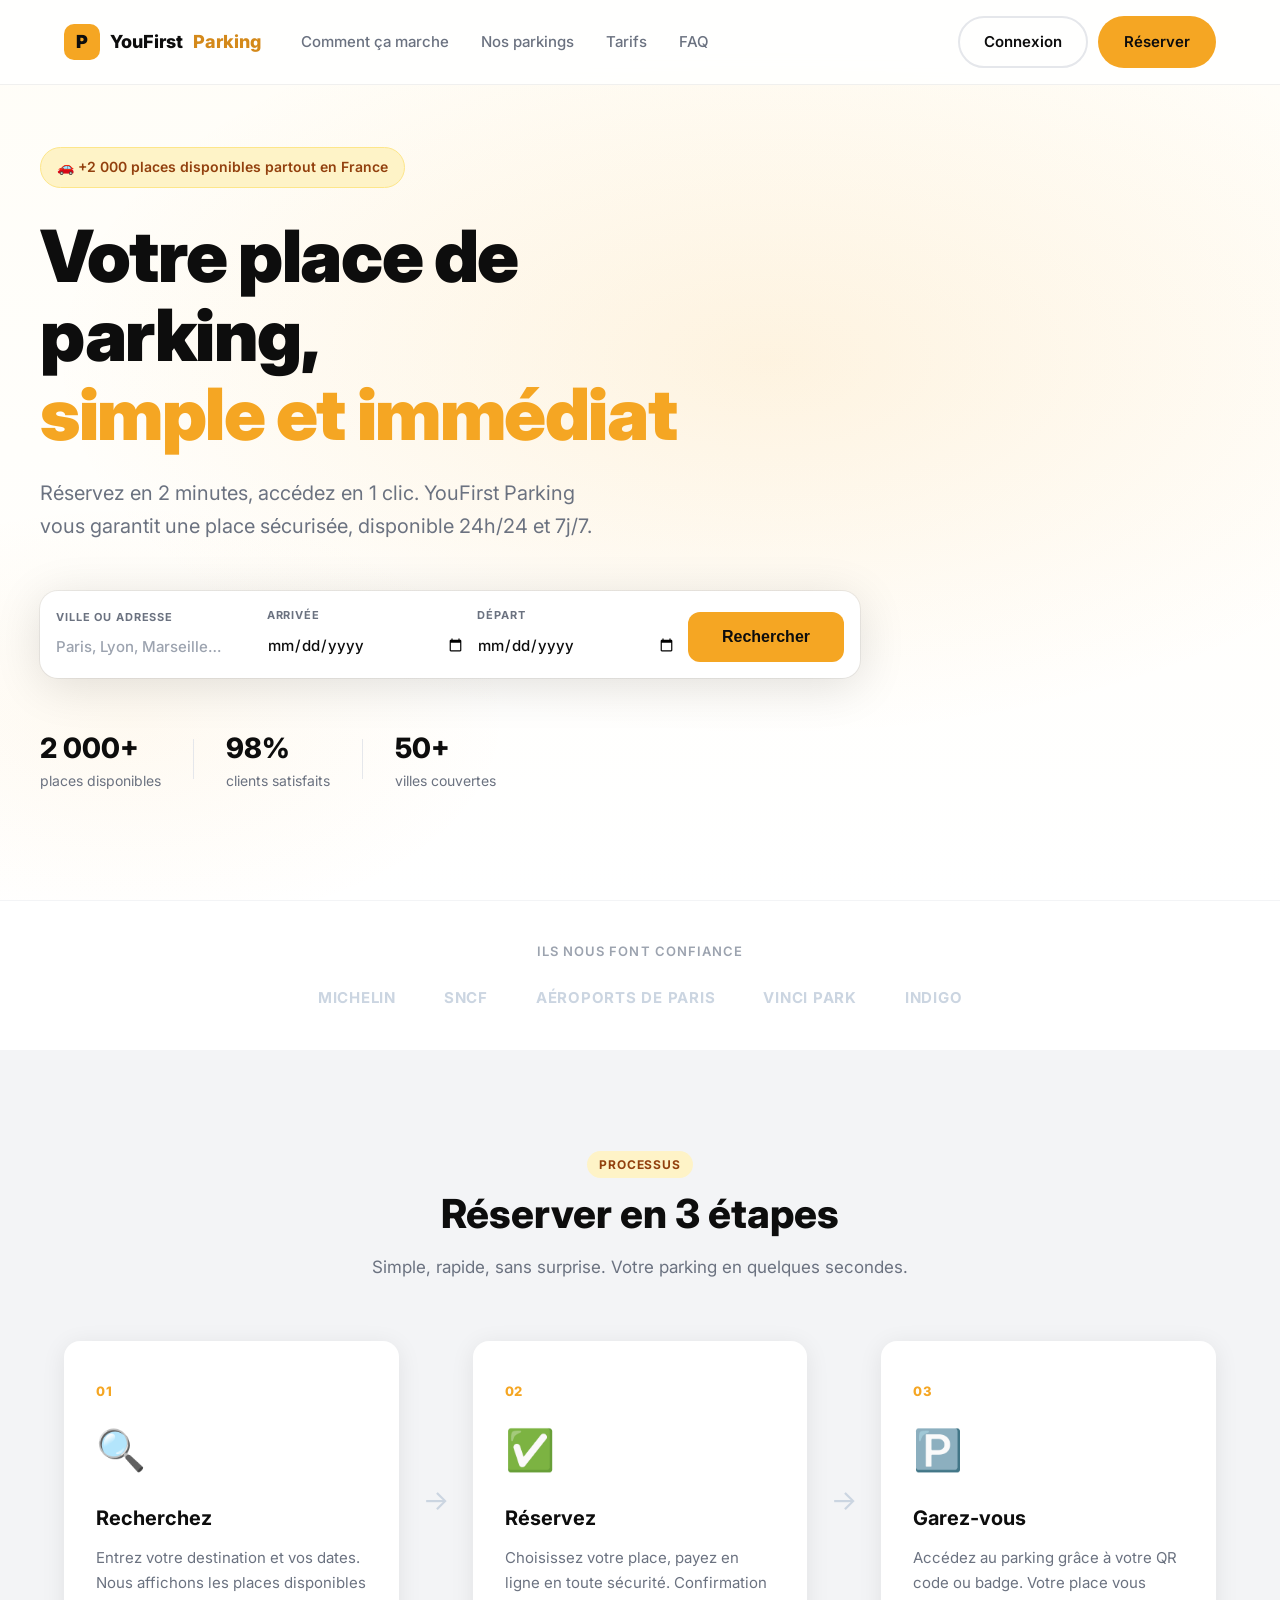
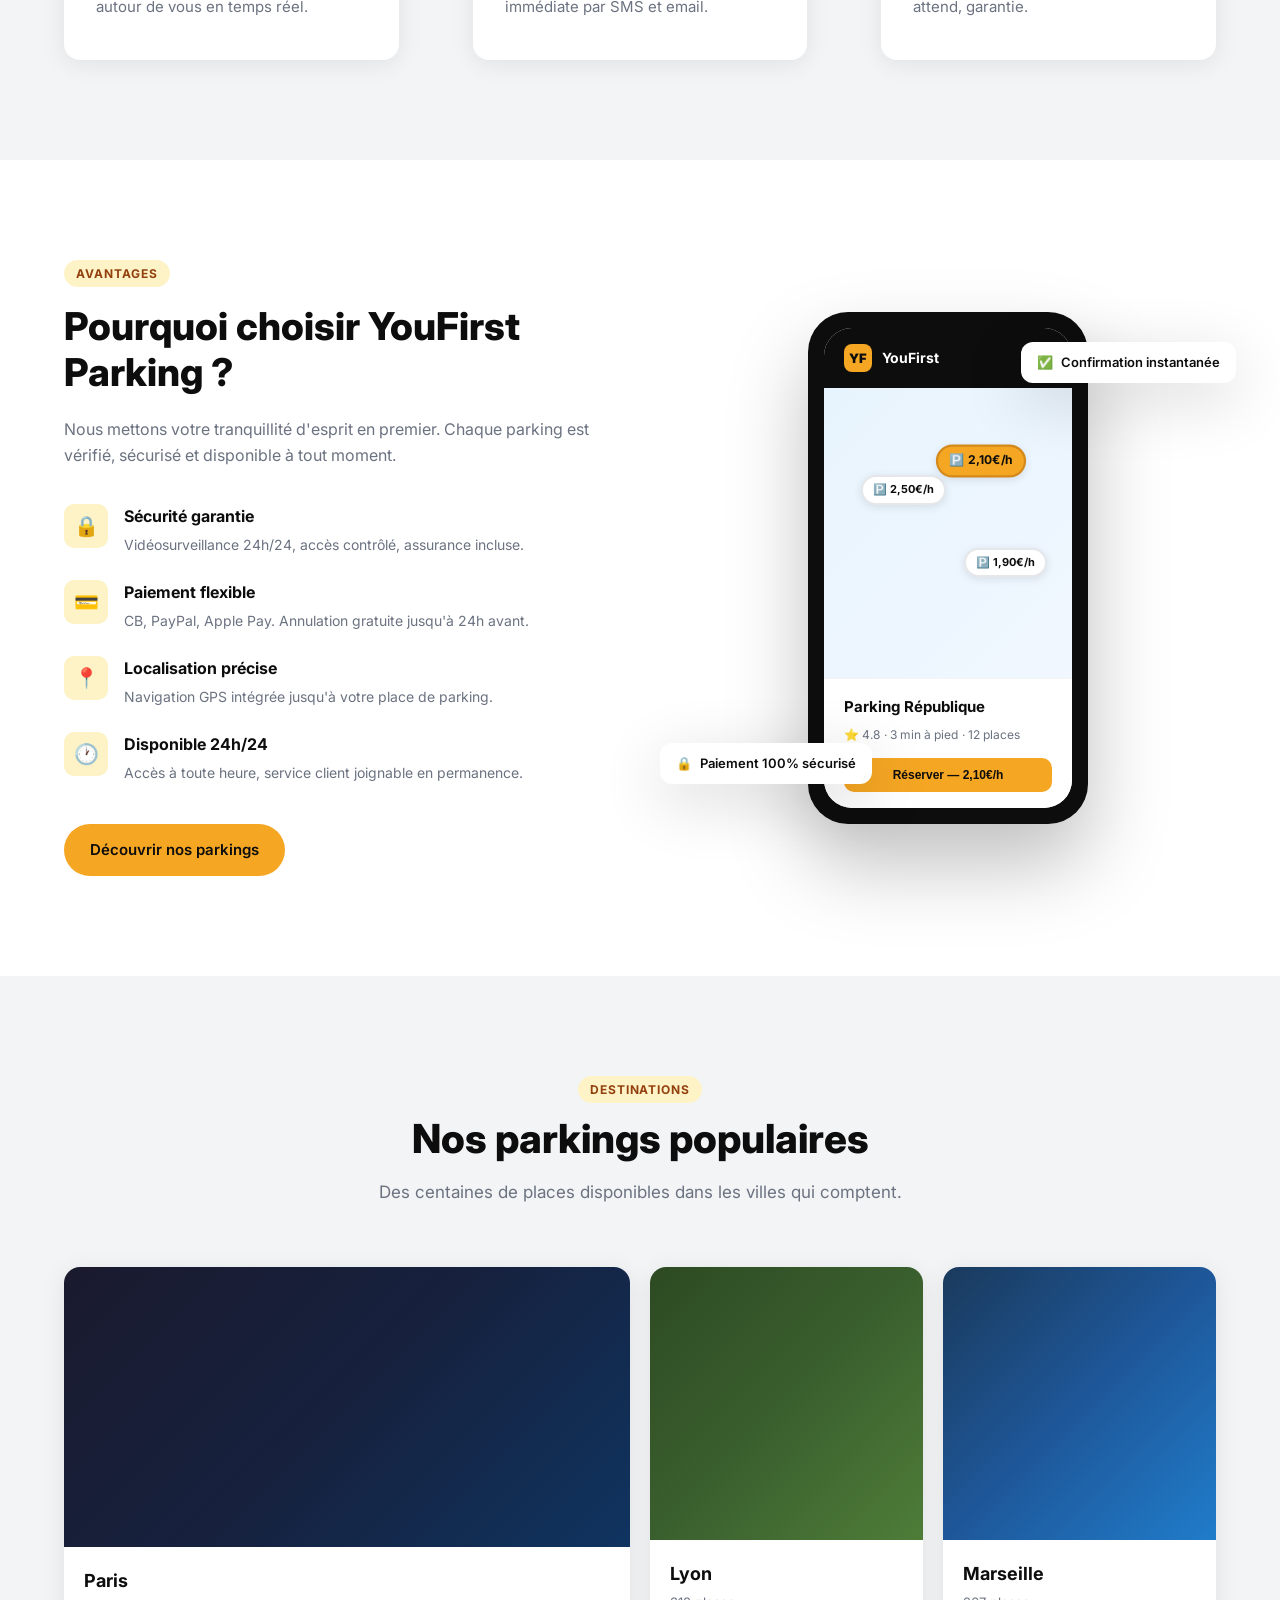
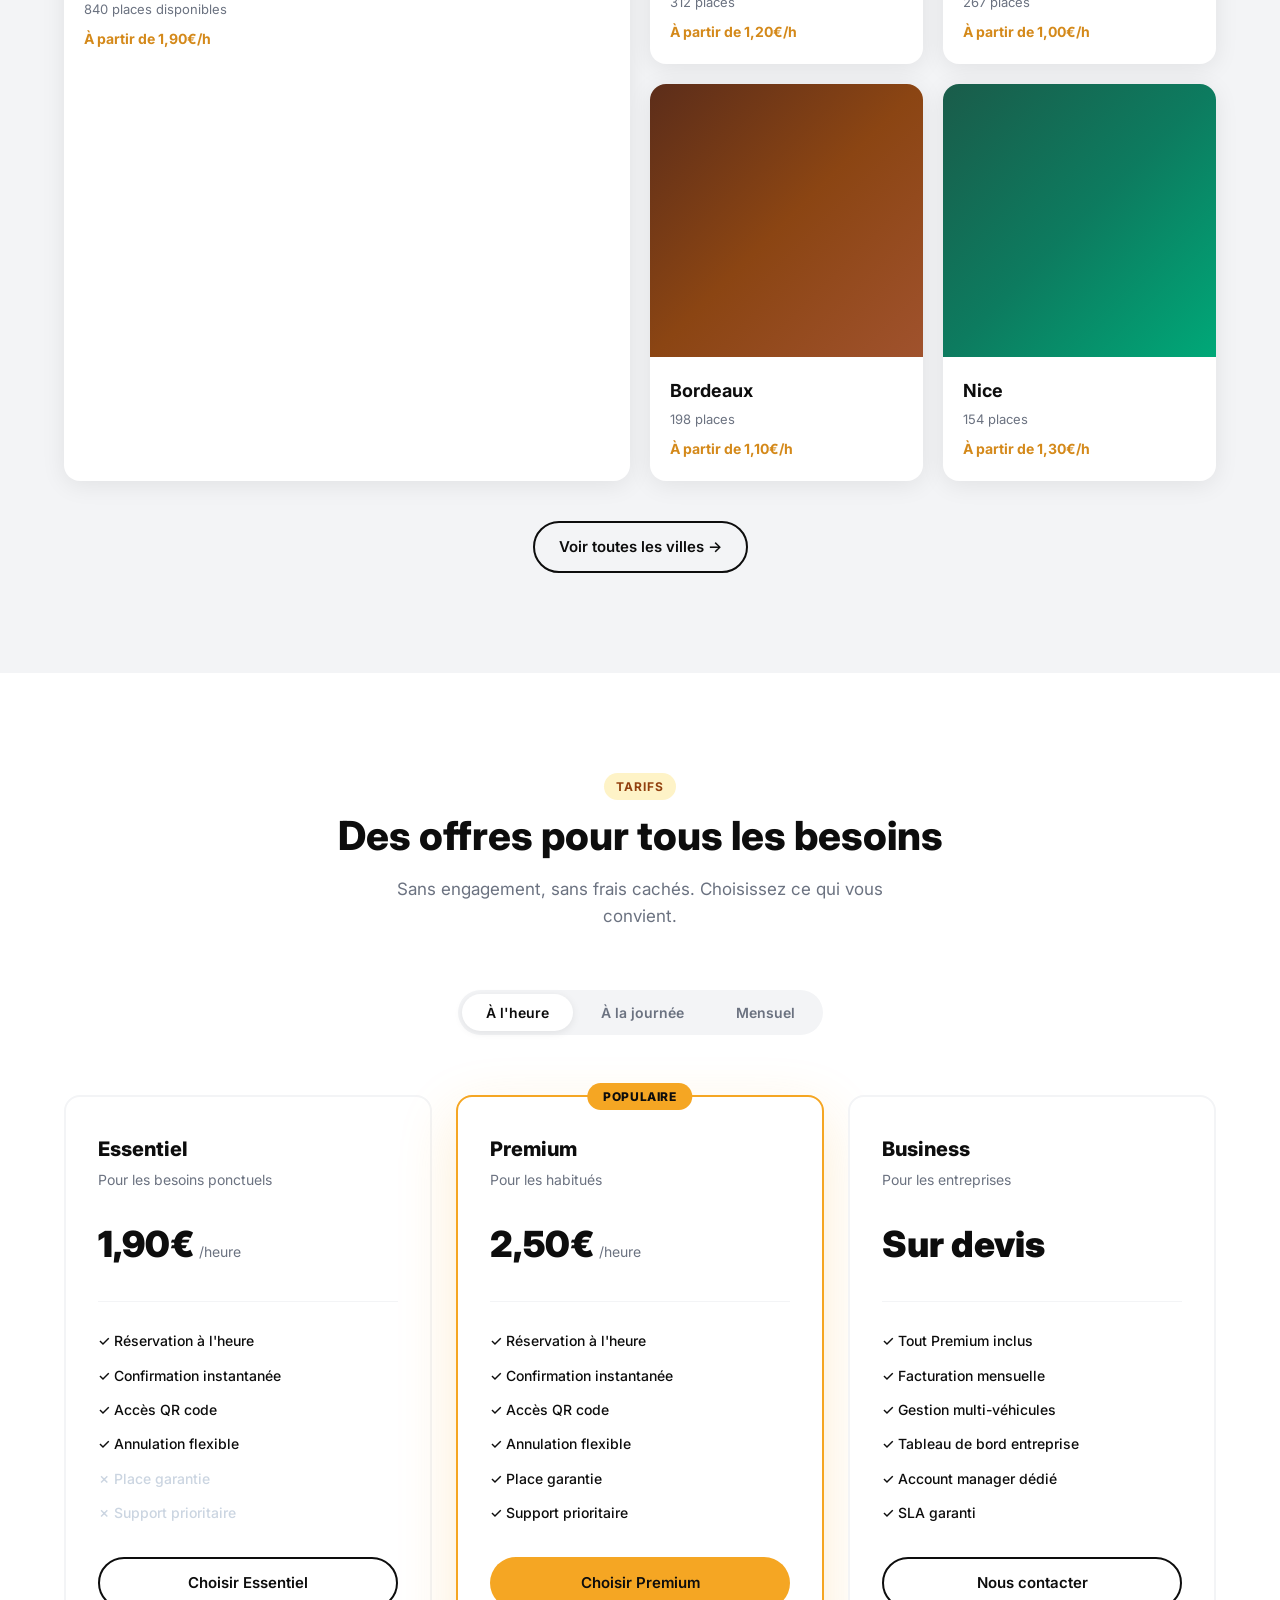
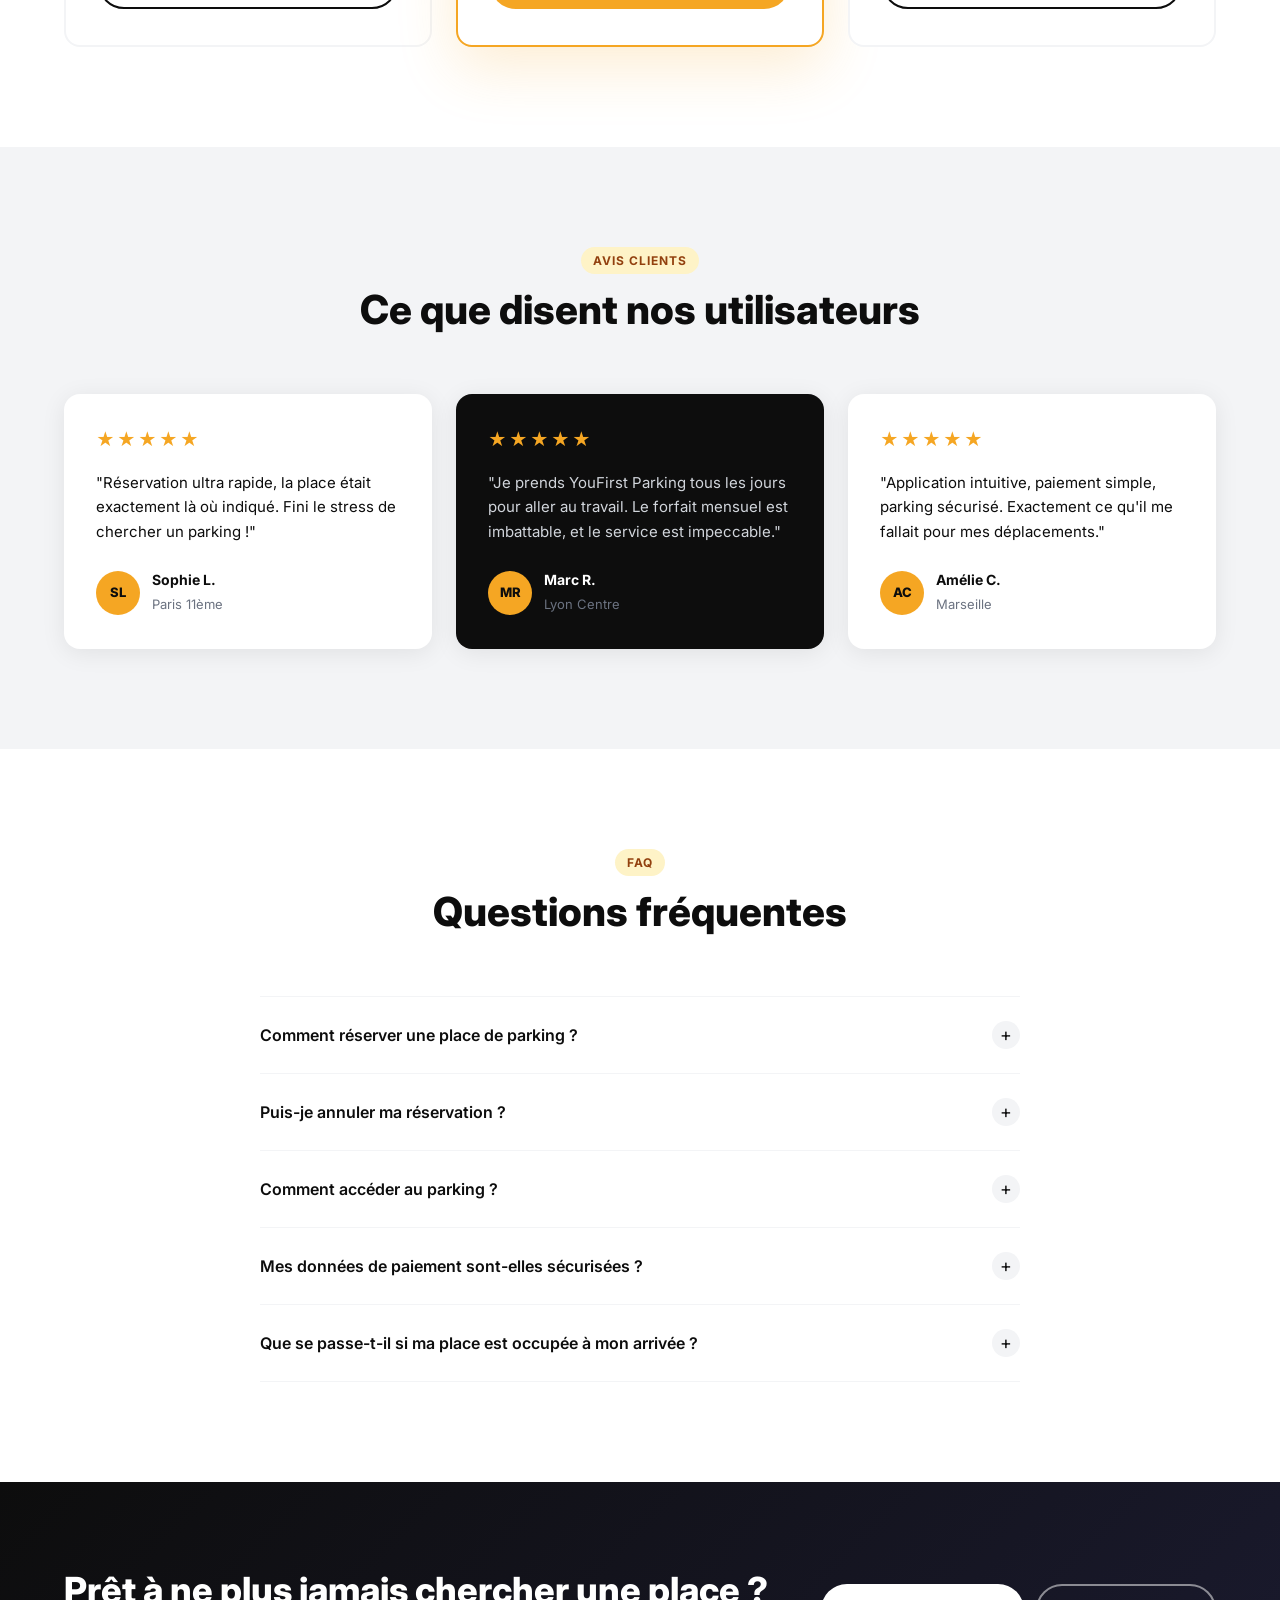
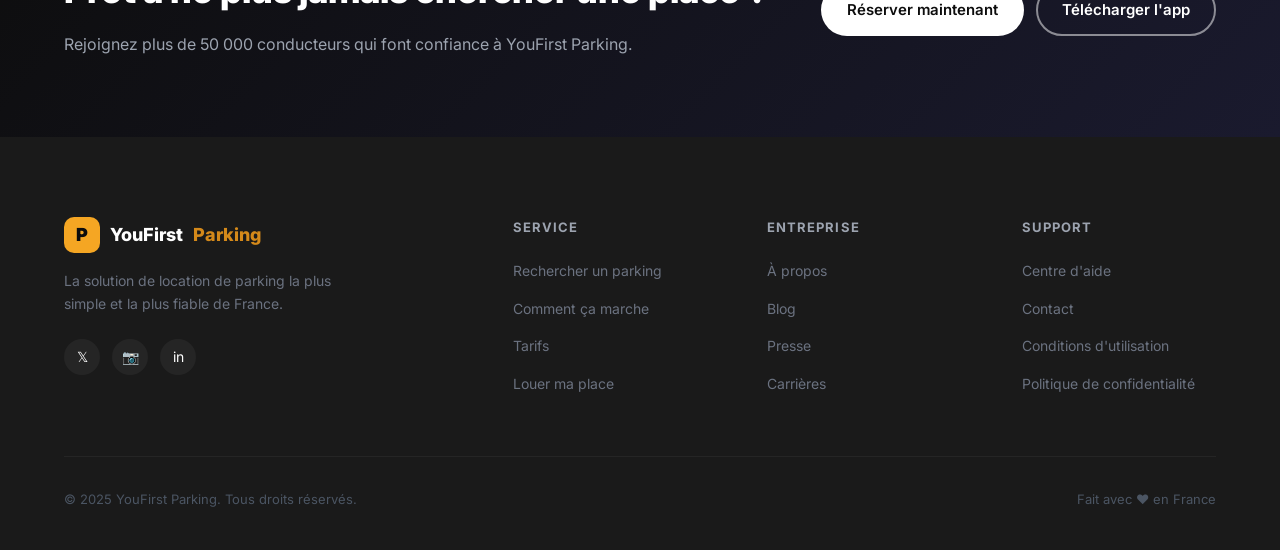
<file: index.html>
<!DOCTYPE html>
<html lang="fr">
<head>
  <meta charset="UTF-8" />
  <meta name="viewport" content="width=device-width, initial-scale=1.0" />
  <title>YouFirst Parking — Votre place, votre priorité</title>
  <link rel="stylesheet" href="style.css" />
  <link rel="preconnect" href="https://fonts.googleapis.com" />
  <link rel="preconnect" href="https://fonts.gstatic.com" crossorigin />
  <link href="https://fonts.googleapis.com/css2?family=Inter:wght@300;400;500;600;700;800;900&display=swap" rel="stylesheet" />
</head>
<body>

  <!-- NAV -->
  <nav class="nav" id="nav">
    <div class="nav__inner">
      <a href="#" class="nav__logo">
        <span class="logo-icon">P</span>
        YouFirst <span class="logo-accent">Parking</span>
      </a>
      <ul class="nav__links">
        <li><a href="#how">Comment ça marche</a></li>
        <li><a href="#locations">Nos parkings</a></li>
        <li><a href="#pricing">Tarifs</a></li>
        <li><a href="#faq">FAQ</a></li>
      </ul>
      <div class="nav__cta">
        <a href="#" class="btn btn--ghost">Connexion</a>
        <a href="#" class="btn btn--primary">Réserver</a>
      </div>
      <button class="nav__burger" id="burger" aria-label="Menu">
        <span></span><span></span><span></span>
      </button>
    </div>
    <div class="nav__mobile" id="mobileMenu">
      <a href="#how">Comment ça marche</a>
      <a href="#locations">Nos parkings</a>
      <a href="#pricing">Tarifs</a>
      <a href="#faq">FAQ</a>
      <a href="#" class="btn btn--primary" style="margin-top:8px;">Réserver</a>
    </div>
  </nav>

  <!-- HERO -->
  <section class="hero">
    <div class="hero__bg">
      <div class="hero__gradient"></div>
    </div>
    <div class="hero__content">
      <div class="hero__badge">🚗 +2 000 places disponibles partout en France</div>
      <h1 class="hero__title">
        Votre place de parking,<br />
        <span class="hero__title--accent">simple et immédiat</span>
      </h1>
      <p class="hero__subtitle">
        Réservez en 2 minutes, accédez en 1 clic. YouFirst Parking vous garantit
        une place sécurisée, disponible 24h/24 et 7j/7.
      </p>
      <div class="hero__search">
        <div class="search-box">
          <div class="search-field">
            <label>Ville ou adresse</label>
            <input type="text" placeholder="Paris, Lyon, Marseille…" />
          </div>
          <div class="search-field">
            <label>Arrivée</label>
            <input type="date" />
          </div>
          <div class="search-field">
            <label>Départ</label>
            <input type="date" />
          </div>
          <button class="btn btn--primary btn--search">Rechercher</button>
        </div>
      </div>
      <div class="hero__stats">
        <div class="stat">
          <strong>2 000+</strong>
          <span>places disponibles</span>
        </div>
        <div class="stat__divider"></div>
        <div class="stat">
          <strong>98%</strong>
          <span>clients satisfaits</span>
        </div>
        <div class="stat__divider"></div>
        <div class="stat">
          <strong>50+</strong>
          <span>villes couvertes</span>
        </div>
      </div>
    </div>
  </section>

  <!-- LOGOS -->
  <section class="trust">
    <div class="container">
      <p class="trust__label">Ils nous font confiance</p>
      <div class="trust__logos">
        <span>Michelin</span>
        <span>SNCF</span>
        <span>Aéroports de Paris</span>
        <span>Vinci Park</span>
        <span>Indigo</span>
      </div>
    </div>
  </section>

  <!-- HOW IT WORKS -->
  <section class="how" id="how">
    <div class="container">
      <div class="section-header">
        <span class="section-badge">Processus</span>
        <h2>Réserver en 3 étapes</h2>
        <p>Simple, rapide, sans surprise. Votre parking en quelques secondes.</p>
      </div>
      <div class="how__steps">
        <div class="step">
          <div class="step__number">01</div>
          <div class="step__icon">🔍</div>
          <h3>Recherchez</h3>
          <p>Entrez votre destination et vos dates. Nous affichons les places disponibles autour de vous en temps réel.</p>
        </div>
        <div class="step__arrow">→</div>
        <div class="step">
          <div class="step__number">02</div>
          <div class="step__icon">✅</div>
          <h3>Réservez</h3>
          <p>Choisissez votre place, payez en ligne en toute sécurité. Confirmation immédiate par SMS et email.</p>
        </div>
        <div class="step__arrow">→</div>
        <div class="step">
          <div class="step__number">03</div>
          <div class="step__icon">🅿️</div>
          <h3>Garez-vous</h3>
          <p>Accédez au parking grâce à votre QR code ou badge. Votre place vous attend, garantie.</p>
        </div>
      </div>
    </div>
  </section>

  <!-- FEATURES -->
  <section class="features">
    <div class="container features__inner">
      <div class="features__text">
        <span class="section-badge">Avantages</span>
        <h2>Pourquoi choisir YouFirst Parking ?</h2>
        <p class="features__desc">
          Nous mettons votre tranquillité d'esprit en premier. Chaque parking est vérifié, sécurisé et disponible à tout moment.
        </p>
        <ul class="features__list">
          <li>
            <div class="feature-icon">🔒</div>
            <div>
              <strong>Sécurité garantie</strong>
              <span>Vidéosurveillance 24h/24, accès contrôlé, assurance incluse.</span>
            </div>
          </li>
          <li>
            <div class="feature-icon">💳</div>
            <div>
              <strong>Paiement flexible</strong>
              <span>CB, PayPal, Apple Pay. Annulation gratuite jusqu'à 24h avant.</span>
            </div>
          </li>
          <li>
            <div class="feature-icon">📍</div>
            <div>
              <strong>Localisation précise</strong>
              <span>Navigation GPS intégrée jusqu'à votre place de parking.</span>
            </div>
          </li>
          <li>
            <div class="feature-icon">🕐</div>
            <div>
              <strong>Disponible 24h/24</strong>
              <span>Accès à toute heure, service client joignable en permanence.</span>
            </div>
          </li>
        </ul>
        <a href="#" class="btn btn--primary">Découvrir nos parkings</a>
      </div>
      <div class="features__visual">
        <div class="phone-mockup">
          <div class="phone-screen">
            <div class="app-header">
              <span class="app-logo">YF</span>
              <span>YouFirst</span>
            </div>
            <div class="app-map">
              <div class="map-pin map-pin--1">🅿️ 2,50€/h</div>
              <div class="map-pin map-pin--2">🅿️ 1,90€/h</div>
              <div class="map-pin map-pin--3 map-pin--active">🅿️ 2,10€/h</div>
            </div>
            <div class="app-card">
              <div class="app-card__name">Parking République</div>
              <div class="app-card__info">
                <span>⭐ 4.8</span>
                <span>· 3 min à pied</span>
                <span>· 12 places</span>
              </div>
              <button class="app-card__btn">Réserver — 2,10€/h</button>
            </div>
          </div>
        </div>
        <div class="features__badge features__badge--top">
          <span>✅</span> Confirmation instantanée
        </div>
        <div class="features__badge features__badge--bottom">
          <span>🔒</span> Paiement 100% sécurisé
        </div>
      </div>
    </div>
  </section>

  <!-- LOCATIONS -->
  <section class="locations" id="locations">
    <div class="container">
      <div class="section-header">
        <span class="section-badge">Destinations</span>
        <h2>Nos parkings populaires</h2>
        <p>Des centaines de places disponibles dans les villes qui comptent.</p>
      </div>
      <div class="locations__grid">
        <div class="location-card location-card--large">
          <div class="location-card__img location-card__img--paris"></div>
          <div class="location-card__body">
            <h3>Paris</h3>
            <p>840 places disponibles</p>
            <div class="location-card__price">À partir de 1,90€/h</div>
          </div>
        </div>
        <div class="location-card">
          <div class="location-card__img location-card__img--lyon"></div>
          <div class="location-card__body">
            <h3>Lyon</h3>
            <p>312 places</p>
            <div class="location-card__price">À partir de 1,20€/h</div>
          </div>
        </div>
        <div class="location-card">
          <div class="location-card__img location-card__img--marseille"></div>
          <div class="location-card__body">
            <h3>Marseille</h3>
            <p>267 places</p>
            <div class="location-card__price">À partir de 1,00€/h</div>
          </div>
        </div>
        <div class="location-card">
          <div class="location-card__img location-card__img--bordeaux"></div>
          <div class="location-card__body">
            <h3>Bordeaux</h3>
            <p>198 places</p>
            <div class="location-card__price">À partir de 1,10€/h</div>
          </div>
        </div>
        <div class="location-card">
          <div class="location-card__img location-card__img--nice"></div>
          <div class="location-card__body">
            <h3>Nice</h3>
            <p>154 places</p>
            <div class="location-card__price">À partir de 1,30€/h</div>
          </div>
        </div>
      </div>
      <div style="text-align:center; margin-top:40px;">
        <a href="#" class="btn btn--outline">Voir toutes les villes →</a>
      </div>
    </div>
  </section>

  <!-- PRICING -->
  <section class="pricing" id="pricing">
    <div class="container">
      <div class="section-header">
        <span class="section-badge">Tarifs</span>
        <h2>Des offres pour tous les besoins</h2>
        <p>Sans engagement, sans frais cachés. Choisissez ce qui vous convient.</p>
      </div>
      <div class="pricing__toggle">
        <button class="toggle-btn toggle-btn--active" data-period="hour">À l'heure</button>
        <button class="toggle-btn" data-period="day">À la journée</button>
        <button class="toggle-btn" data-period="month">Mensuel</button>
      </div>
      <div class="pricing__grid">
        <div class="pricing-card">
          <div class="pricing-card__header">
            <h3>Essentiel</h3>
            <p>Pour les besoins ponctuels</p>
          </div>
          <div class="pricing-card__price">
            <span class="price" data-hour="1,90€" data-day="12€" data-month="89€">1,90€</span>
            <span class="period">/heure</span>
          </div>
          <ul class="pricing-card__features">
            <li>✓ Réservation à l'heure</li>
            <li>✓ Confirmation instantanée</li>
            <li>✓ Accès QR code</li>
            <li>✓ Annulation flexible</li>
            <li class="disabled">✗ Place garantie</li>
            <li class="disabled">✗ Support prioritaire</li>
          </ul>
          <a href="#" class="btn btn--outline btn--full">Choisir Essentiel</a>
        </div>
        <div class="pricing-card pricing-card--featured">
          <div class="pricing-card__badge">Populaire</div>
          <div class="pricing-card__header">
            <h3>Premium</h3>
            <p>Pour les habitués</p>
          </div>
          <div class="pricing-card__price">
            <span class="price" data-hour="2,50€" data-day="18€" data-month="149€">2,50€</span>
            <span class="period">/heure</span>
          </div>
          <ul class="pricing-card__features">
            <li>✓ Réservation à l'heure</li>
            <li>✓ Confirmation instantanée</li>
            <li>✓ Accès QR code</li>
            <li>✓ Annulation flexible</li>
            <li>✓ Place garantie</li>
            <li>✓ Support prioritaire</li>
          </ul>
          <a href="#" class="btn btn--primary btn--full">Choisir Premium</a>
        </div>
        <div class="pricing-card">
          <div class="pricing-card__header">
            <h3>Business</h3>
            <p>Pour les entreprises</p>
          </div>
          <div class="pricing-card__price">
            <span class="price" data-hour="Sur devis" data-day="Sur devis" data-month="Sur devis">Sur devis</span>
          </div>
          <ul class="pricing-card__features">
            <li>✓ Tout Premium inclus</li>
            <li>✓ Facturation mensuelle</li>
            <li>✓ Gestion multi-véhicules</li>
            <li>✓ Tableau de bord entreprise</li>
            <li>✓ Account manager dédié</li>
            <li>✓ SLA garanti</li>
          </ul>
          <a href="#" class="btn btn--outline btn--full">Nous contacter</a>
        </div>
      </div>
    </div>
  </section>

  <!-- TESTIMONIALS -->
  <section class="testimonials">
    <div class="container">
      <div class="section-header">
        <span class="section-badge">Avis clients</span>
        <h2>Ce que disent nos utilisateurs</h2>
      </div>
      <div class="testimonials__grid">
        <div class="testimonial-card">
          <div class="testimonial-card__stars">★★★★★</div>
          <p>"Réservation ultra rapide, la place était exactement là où indiqué. Fini le stress de chercher un parking !"</p>
          <div class="testimonial-card__author">
            <div class="avatar">SL</div>
            <div>
              <strong>Sophie L.</strong>
              <span>Paris 11ème</span>
            </div>
          </div>
        </div>
        <div class="testimonial-card testimonial-card--featured">
          <div class="testimonial-card__stars">★★★★★</div>
          <p>"Je prends YouFirst Parking tous les jours pour aller au travail. Le forfait mensuel est imbattable, et le service est impeccable."</p>
          <div class="testimonial-card__author">
            <div class="avatar">MR</div>
            <div>
              <strong>Marc R.</strong>
              <span>Lyon Centre</span>
            </div>
          </div>
        </div>
        <div class="testimonial-card">
          <div class="testimonial-card__stars">★★★★★</div>
          <p>"Application intuitive, paiement simple, parking sécurisé. Exactement ce qu'il me fallait pour mes déplacements."</p>
          <div class="testimonial-card__author">
            <div class="avatar">AC</div>
            <div>
              <strong>Amélie C.</strong>
              <span>Marseille</span>
            </div>
          </div>
        </div>
      </div>
    </div>
  </section>

  <!-- FAQ -->
  <section class="faq" id="faq">
    <div class="container">
      <div class="section-header">
        <span class="section-badge">FAQ</span>
        <h2>Questions fréquentes</h2>
      </div>
      <div class="faq__list">
        <div class="faq-item">
          <button class="faq-item__question">
            Comment réserver une place de parking ?
            <span class="faq-item__icon">+</span>
          </button>
          <div class="faq-item__answer">
            <p>Il vous suffit d'entrer votre destination et vos dates dans la barre de recherche, de choisir la place qui vous convient, puis de payer en ligne. Vous recevez une confirmation immédiate avec votre QR code d'accès.</p>
          </div>
        </div>
        <div class="faq-item">
          <button class="faq-item__question">
            Puis-je annuler ma réservation ?
            <span class="faq-item__icon">+</span>
          </button>
          <div class="faq-item__answer">
            <p>Oui, vous pouvez annuler gratuitement jusqu'à 24h avant votre arrivée. Au-delà, des frais d'annulation de 50% s'appliquent.</p>
          </div>
        </div>
        <div class="faq-item">
          <button class="faq-item__question">
            Comment accéder au parking ?
            <span class="faq-item__icon">+</span>
          </button>
          <div class="faq-item__answer">
            <p>Vous recevez un QR code unique par email et SMS après votre réservation. Il vous suffit de le présenter à l'entrée du parking. Certains parkings disposent également de badges RFID.</p>
          </div>
        </div>
        <div class="faq-item">
          <button class="faq-item__question">
            Mes données de paiement sont-elles sécurisées ?
            <span class="faq-item__icon">+</span>
          </button>
          <div class="faq-item__answer">
            <p>Absolument. Tous les paiements sont traités via Stripe, certifié PCI-DSS. Nous ne stockons jamais vos informations bancaires sur nos serveurs.</p>
          </div>
        </div>
        <div class="faq-item">
          <button class="faq-item__question">
            Que se passe-t-il si ma place est occupée à mon arrivée ?
            <span class="faq-item__icon">+</span>
          </button>
          <div class="faq-item__answer">
            <p>Dans le cas très rare où votre place serait indisponible, nous vous relogeons immédiatement dans un parking proche sans frais supplémentaires, et nous vous remboursons intégralement la différence.</p>
          </div>
        </div>
      </div>
    </div>
  </section>

  <!-- CTA BAND -->
  <section class="cta-band">
    <div class="container">
      <div class="cta-band__inner">
        <div>
          <h2>Prêt à ne plus jamais chercher une place ?</h2>
          <p>Rejoignez plus de 50 000 conducteurs qui font confiance à YouFirst Parking.</p>
        </div>
        <div class="cta-band__actions">
          <a href="#" class="btn btn--white">Réserver maintenant</a>
          <a href="#" class="btn btn--white-outline">Télécharger l'app</a>
        </div>
      </div>
    </div>
  </section>

  <!-- FOOTER -->
  <footer class="footer">
    <div class="container">
      <div class="footer__grid">
        <div class="footer__brand">
          <a href="#" class="nav__logo">
            <span class="logo-icon">P</span>
            YouFirst <span class="logo-accent">Parking</span>
          </a>
          <p>La solution de location de parking la plus simple et la plus fiable de France.</p>
          <div class="footer__social">
            <a href="#" aria-label="Twitter">𝕏</a>
            <a href="#" aria-label="Instagram">📷</a>
            <a href="#" aria-label="LinkedIn">in</a>
          </div>
        </div>
        <div class="footer__col">
          <h4>Service</h4>
          <ul>
            <li><a href="#">Rechercher un parking</a></li>
            <li><a href="#">Comment ça marche</a></li>
            <li><a href="#">Tarifs</a></li>
            <li><a href="#">Louer ma place</a></li>
          </ul>
        </div>
        <div class="footer__col">
          <h4>Entreprise</h4>
          <ul>
            <li><a href="#">À propos</a></li>
            <li><a href="#">Blog</a></li>
            <li><a href="#">Presse</a></li>
            <li><a href="#">Carrières</a></li>
          </ul>
        </div>
        <div class="footer__col">
          <h4>Support</h4>
          <ul>
            <li><a href="#">Centre d'aide</a></li>
            <li><a href="#">Contact</a></li>
            <li><a href="#">Conditions d'utilisation</a></li>
            <li><a href="#">Politique de confidentialité</a></li>
          </ul>
        </div>
      </div>
      <div class="footer__bottom">
        <p>© 2025 YouFirst Parking. Tous droits réservés.</p>
        <p>Fait avec ❤️ en France</p>
      </div>
    </div>
  </footer>

  <script src="script.js"></script>
</body>
</html>
</file>
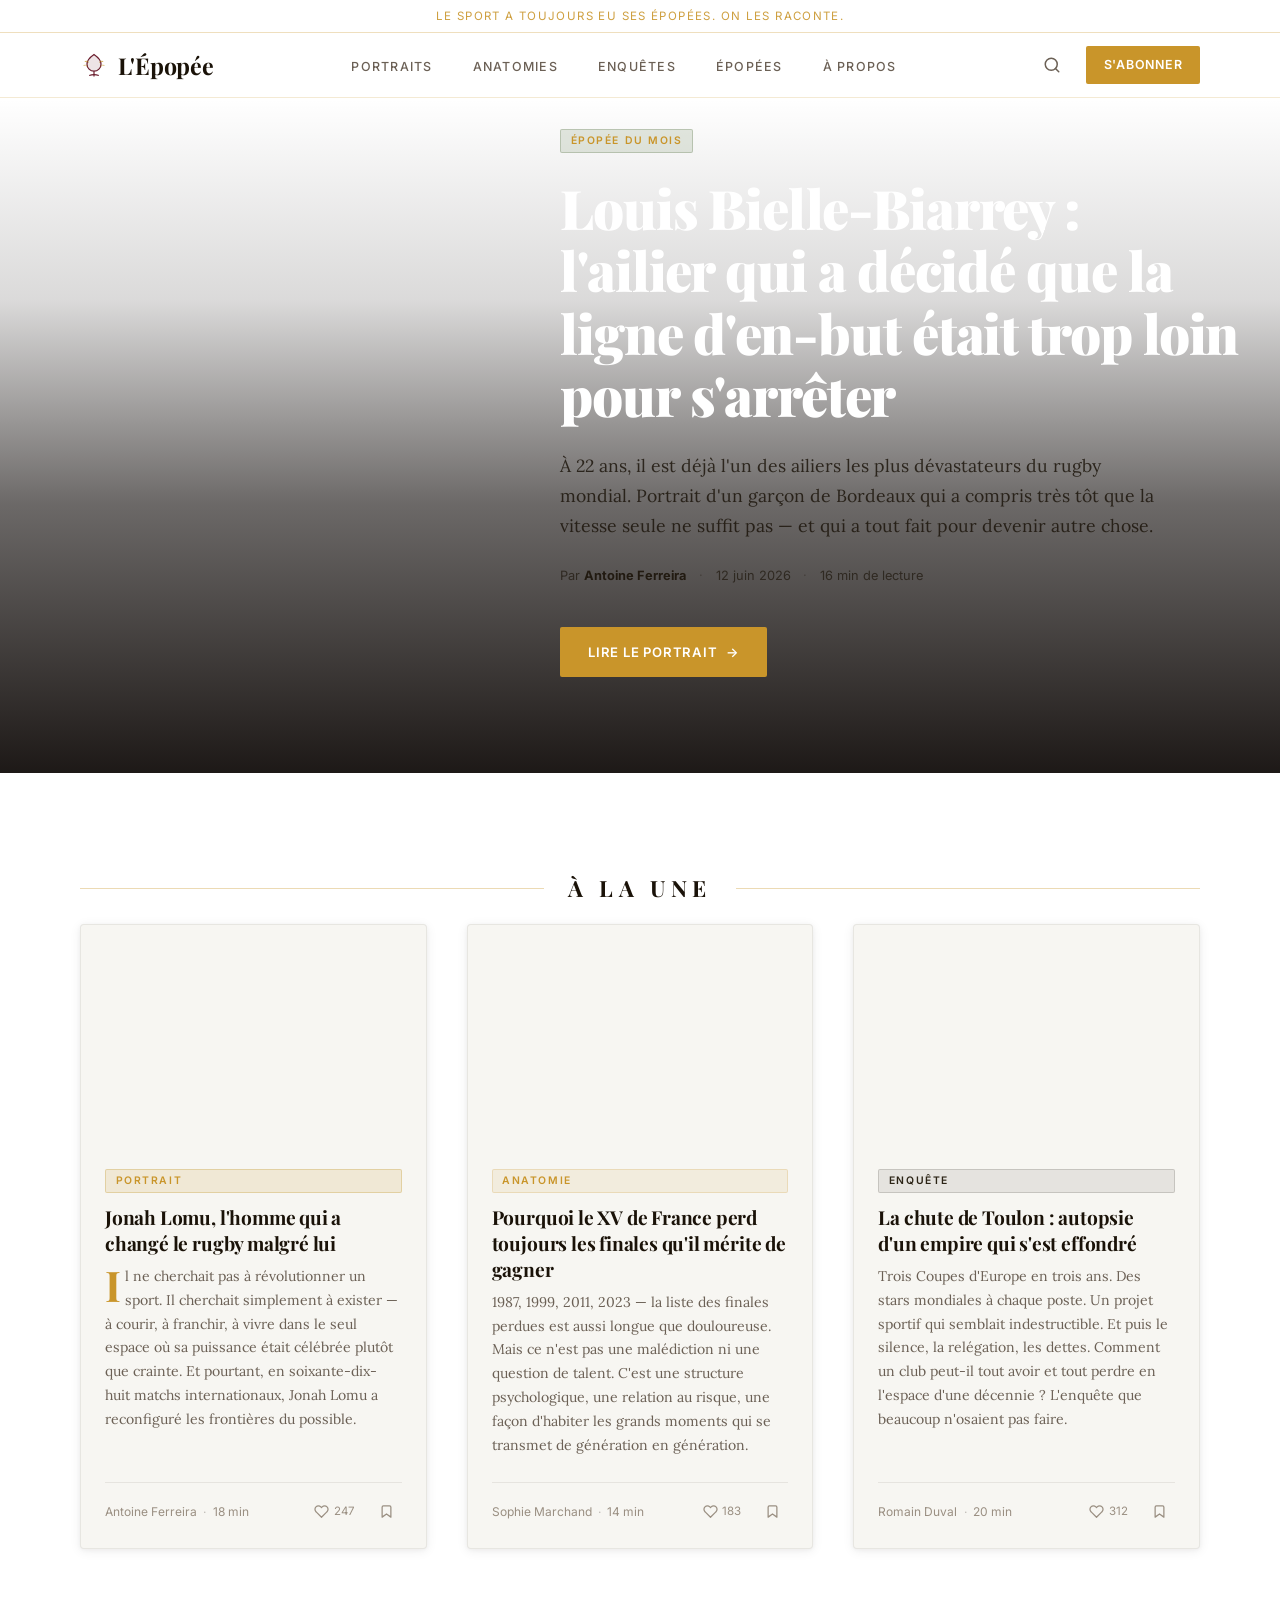
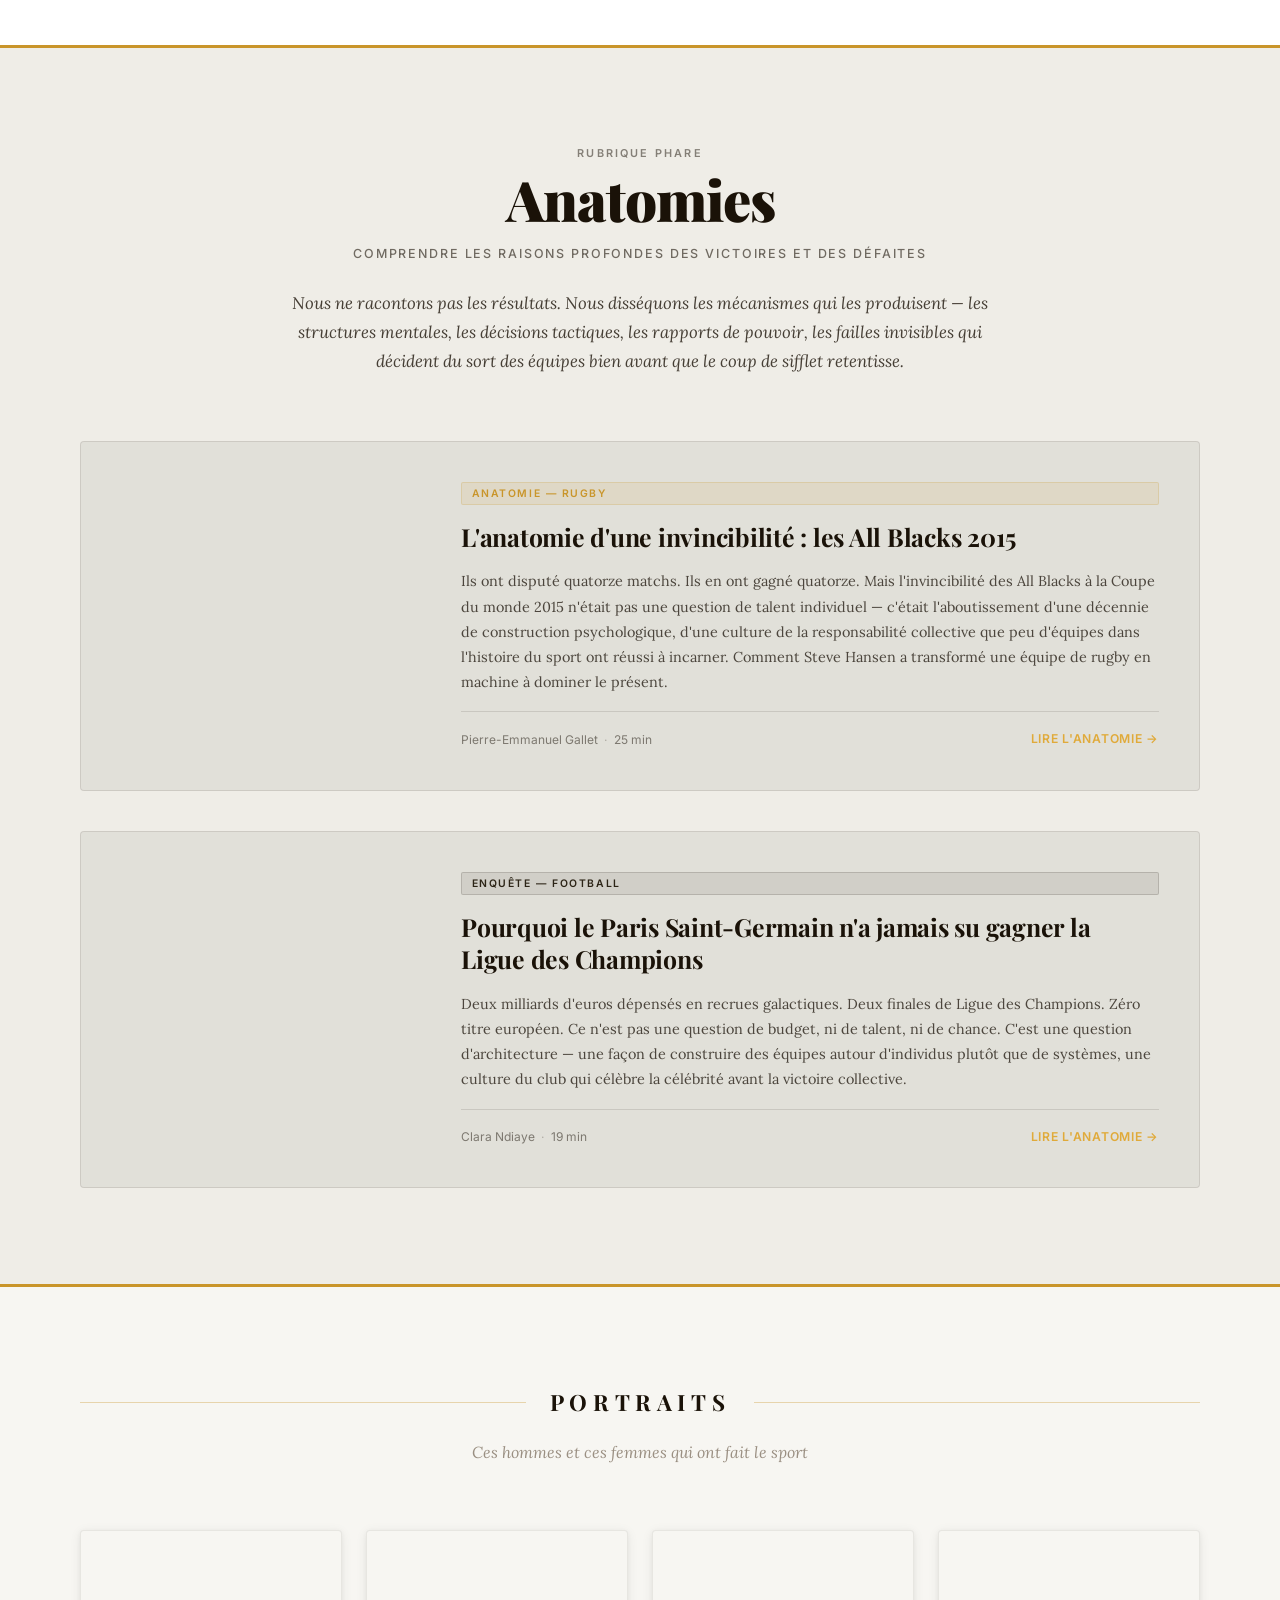
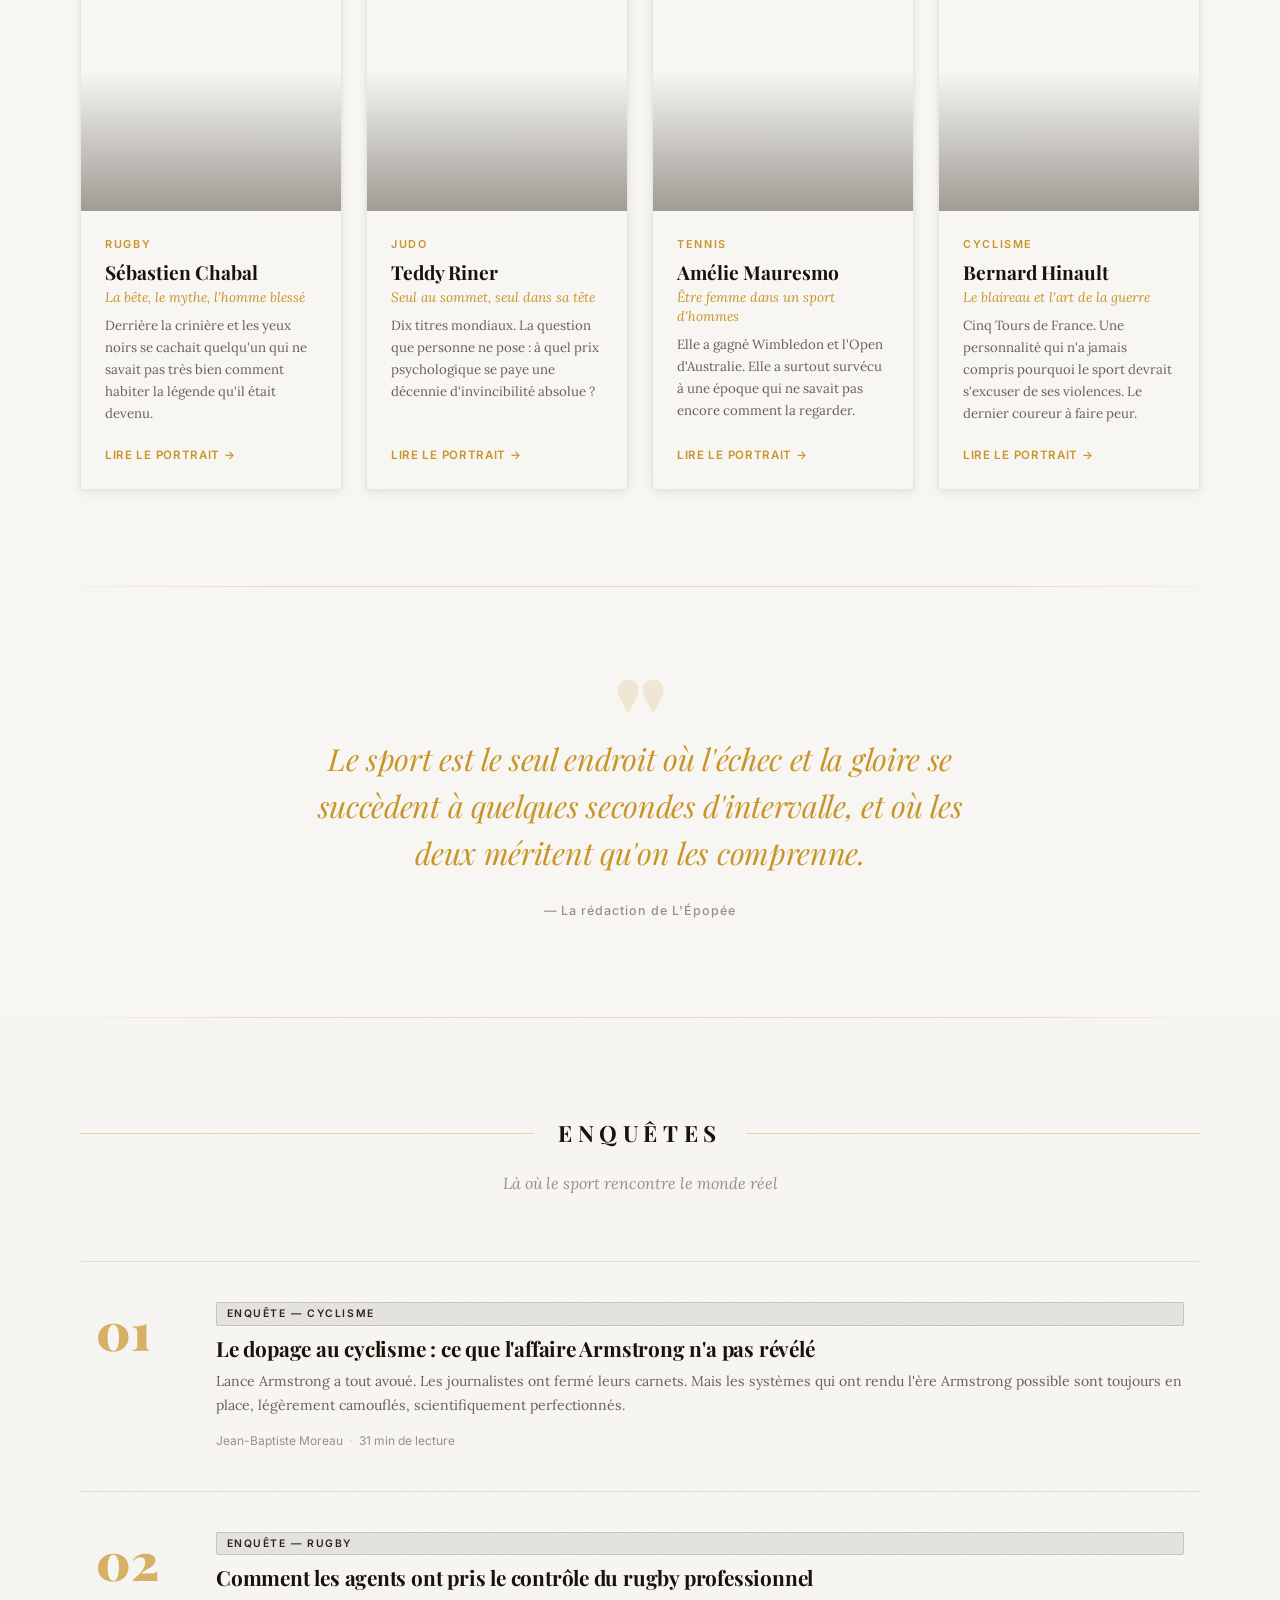
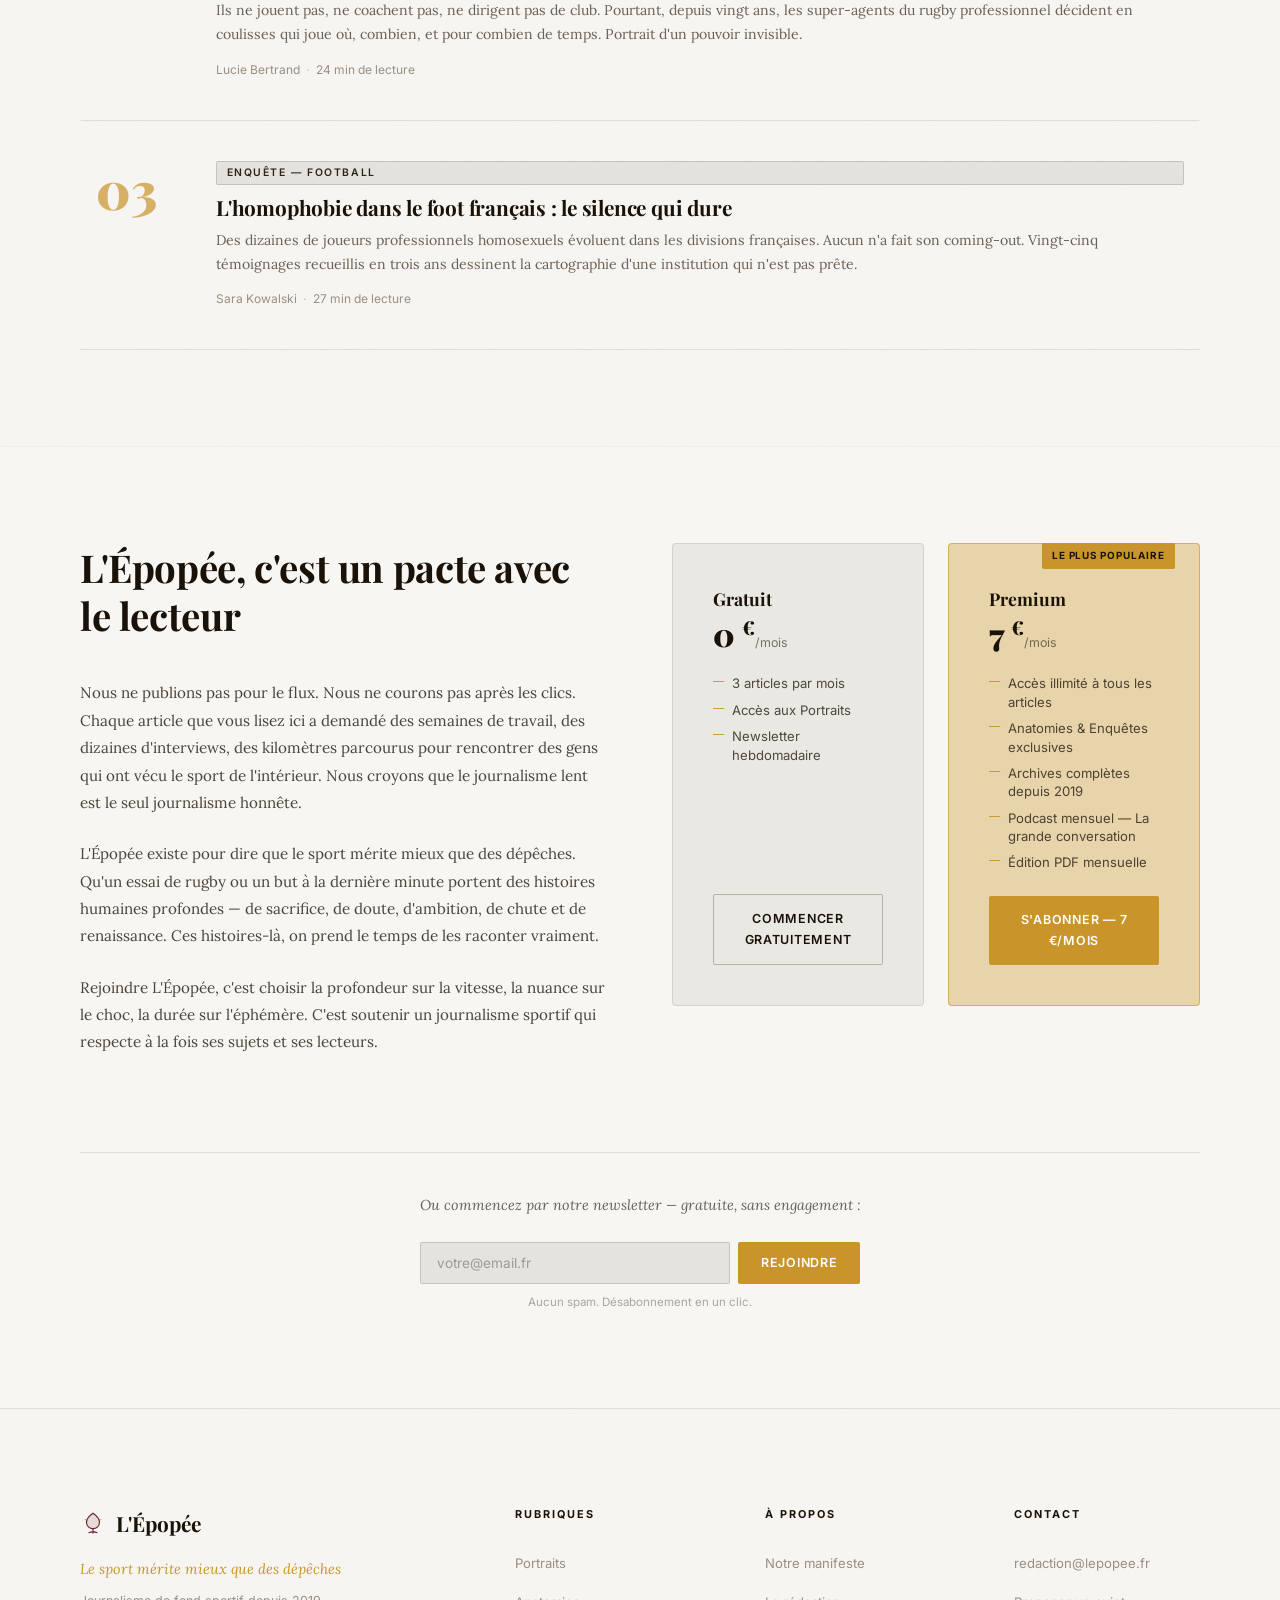
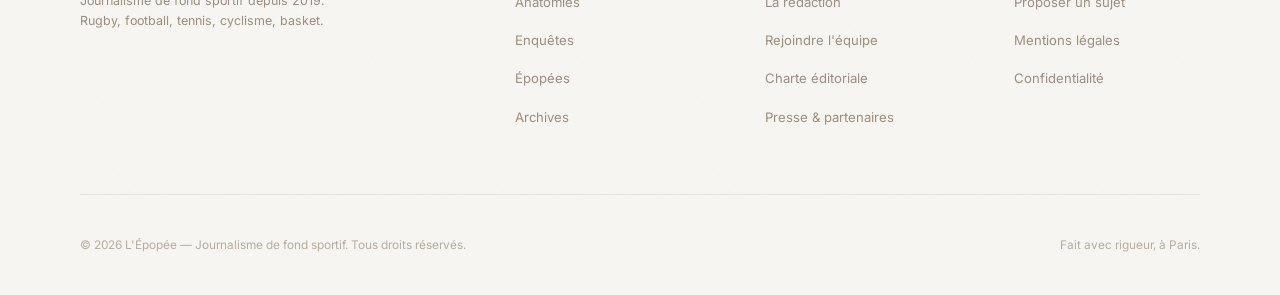
<file: sports-media/index.html>
<!DOCTYPE html>
<html lang="fr">
<head>
  <meta charset="UTF-8" />
  <meta name="viewport" content="width=device-width, initial-scale=1.0" />
  <title>L'Épopée — Journalisme de fond sportif</title>
  <meta name="description" content="L'Épopée raconte le sport autrement : portraits, enquêtes, anatomies et grandes histoires. Slow journalism sportif en français." />
  <link rel="preconnect" href="https://fonts.googleapis.com" />
  <link rel="preconnect" href="https://fonts.gstatic.com" crossorigin />
  <link href="https://fonts.googleapis.com/css2?family=Playfair+Display:ital,wght@0,400;0,600;0,700;0,900;1,400;1,600&family=Lora:ital,wght@0,400;0,500;1,400&family=Inter:wght@300;400;500;600&display=swap" rel="stylesheet" />
  <link rel="stylesheet" href="/sports-media/style.css" />
</head>
<body>

  <!-- Reading progress bar -->
  <div class="progress-bar" id="progressBar" aria-hidden="true"></div>

  <!-- Top editorial bar -->
  <div class="top-bar">
    <span>Le sport a toujours eu ses épopées. On les raconte.</span>
  </div>

  <!-- Navigation -->
  <nav class="nav" id="mainNav" role="navigation" aria-label="Navigation principale">
    <div class="nav-inner">
      <a href="#" class="nav-logo" aria-label="L'Épopée — accueil">
        <svg class="nav-logo-icon" viewBox="0 0 32 32" fill="none" xmlns="http://www.w3.org/2000/svg" aria-hidden="true">
          <path d="M16 4 C16 4 8 9.5 8 15 C8 19.4 11.6 23 16 23 C20.4 23 24 19.4 24 15 C24 9.5 16 4 16 4 Z" fill="#6B1E2E" opacity="0.12"/>
          <path d="M16 4 C16 4 8 9.5 8 15 C8 19.4 11.6 23 16 23 C20.4 23 24 19.4 24 15 C24 9.5 16 4 16 4 Z" stroke="#6B1E2E" stroke-width="1.4" fill="none"/>
          <line x1="16" y1="23" x2="16" y2="29" stroke="#6B1E2E" stroke-width="1.4"/>
          <path d="M10.5 28 Q16 26 21.5 28" stroke="#6B1E2E" stroke-width="1.4" fill="none"/>
          <path d="M5.5 12 Q8 11 10 13" stroke="#B8860B" stroke-width="1" fill="none" opacity="0.75"/>
          <path d="M26.5 12 Q24 11 22 13" stroke="#B8860B" stroke-width="1" fill="none" opacity="0.75"/>
          <path d="M4 16.5 Q6.5 15.5 8.5 17.5" stroke="#B8860B" stroke-width="1" fill="none" opacity="0.55"/>
          <path d="M28 16.5 Q25.5 15.5 23.5 17.5" stroke="#B8860B" stroke-width="1" fill="none" opacity="0.55"/>
        </svg>
        <span class="nav-logo-text">L'Épopée</span>
      </a>

      <ul class="nav-links" id="navLinks" role="list">
        <li><a href="#portraits" class="nav-link">Portraits</a></li>
        <li><a href="#anatomies" class="nav-link">Anatomies</a></li>
        <li><a href="#enquetes" class="nav-link">Enquêtes</a></li>
        <li><a href="#epopees" class="nav-link">Épopées</a></li>
        <li><a href="#about" class="nav-link">À propos</a></li>
      </ul>

      <div class="nav-actions">
        <button class="nav-search" aria-label="Rechercher un article" id="searchBtn">
          <svg width="18" height="18" viewBox="0 0 24 24" fill="none" stroke="currentColor" stroke-width="2" stroke-linecap="round" stroke-linejoin="round" aria-hidden="true">
            <circle cx="11" cy="11" r="8"/>
            <path d="m21 21-4.35-4.35"/>
          </svg>
        </button>
        <a href="#abonnement" class="btn-subscribe">S'abonner</a>
      </div>

      <button class="nav-hamburger" id="hamburgerBtn" aria-label="Ouvrir le menu de navigation" aria-expanded="false" aria-controls="mobileMenu">
        <span></span>
        <span></span>
        <span></span>
      </button>
    </div>
  </nav>

  <!-- Mobile menu overlay -->
  <div class="mobile-menu" id="mobileMenu" role="dialog" aria-modal="true" aria-label="Menu de navigation" aria-hidden="true">
    <button class="mobile-menu-close" id="mobileMenuClose" aria-label="Fermer le menu">
      <svg width="24" height="24" viewBox="0 0 24 24" fill="none" stroke="currentColor" stroke-width="2" stroke-linecap="round" aria-hidden="true">
        <line x1="18" y1="6" x2="6" y2="18"/>
        <line x1="6" y1="6" x2="18" y2="18"/>
      </svg>
    </button>
    <nav aria-label="Menu mobile">
      <a href="#portraits" class="mobile-link">Portraits</a>
      <a href="#anatomies" class="mobile-link">Anatomies</a>
      <a href="#enquetes" class="mobile-link">Enquêtes</a>
      <a href="#epopees" class="mobile-link">Épopées</a>
      <a href="#about" class="mobile-link">À propos</a>
      <a href="#abonnement" class="mobile-link mobile-link--cta">S'abonner</a>
    </nav>
  </div>

  <main id="main-content">

    <!-- ================================================
         HERO — La Grande Histoire
    ================================================ -->
    <section class="hero" id="epopees" aria-label="Article à la une">
      <div class="hero-image" role="img" aria-label="Stade de rugby au crépuscule, lumières d'ambiance"></div>
      <div class="hero-overlay" aria-hidden="true"></div>
      <div class="hero-content">
        <div class="hero-inner">
          <span class="badge badge--epopee">Épopée du mois</span>
          <h1 class="hero-headline">
            Louis Bielle-Biarrey : l'ailier qui a décidé que la ligne d'en-but était trop loin pour s'arrêter
          </h1>
          <p class="hero-standfirst">
            À 22 ans, il est déjà l'un des ailiers les plus dévastateurs du rugby mondial. Portrait d'un garçon de Bordeaux qui a compris très tôt que la vitesse seule ne suffit pas — et qui a tout fait pour devenir autre chose.
          </p>
          <div class="hero-meta">
            <span class="hero-author">Par <strong>Antoine Ferreira</strong></span>
            <span class="hero-sep" aria-hidden="true">·</span>
            <time class="hero-date" datetime="2026-06-12">12 juin 2026</time>
            <span class="hero-sep" aria-hidden="true">·</span>
            <span class="hero-readtime">16 min de lecture</span>
          </div>
          <a href="/sports-media/articles/louis-bielle-biarrey.html" class="btn-hero">Lire le portrait <span aria-hidden="true">→</span></a>
        </div>
      </div>
    </section>

    <!-- ================================================
         À LA UNE — Featured Stories
    ================================================ -->
    <section class="featured" aria-labelledby="featured-title">
      <div class="container">
        <header class="section-header">
          <div class="section-rule" aria-hidden="true"></div>
          <h2 class="section-title" id="featured-title">À la Une</h2>
          <div class="section-rule" aria-hidden="true"></div>
        </header>

        <div class="featured-grid">

          <!-- Card 1: Lomu -->
          <article class="article-card fade-in" aria-labelledby="card1-title">
            <div class="card-image card-image--lomu" role="img" aria-label="Jonah Lomu — portrait"></div>
            <div class="card-body">
              <span class="badge badge--portrait">Portrait</span>
              <h3 class="card-headline" id="card1-title">
                <a href="/sports-media/articles/jonah-lomu.html">Jonah Lomu, l'homme qui a changé le rugby malgré lui</a>
              </h3>
              <p class="card-excerpt">
                Il ne cherchait pas à révolutionner un sport. Il cherchait simplement à exister — à courir, à franchir, à vivre dans le seul espace où sa puissance était célébrée plutôt que crainte. Et pourtant, en soixante-dix-huit matchs internationaux, Jonah Lomu a reconfiguré les frontières du possible.
              </p>
              <footer class="card-footer">
                <div class="card-meta">
                  <span class="card-author">Antoine Ferreira</span>
                  <span class="card-sep" aria-hidden="true">·</span>
                  <span class="card-readtime">18 min</span>
                </div>
                <div class="card-actions">
                  <button class="btn-like" aria-label="J'aime cet article (247 likes)" data-count="247" data-liked="false">
                    <svg width="15" height="15" viewBox="0 0 24 24" fill="none" stroke="currentColor" stroke-width="2" stroke-linecap="round" stroke-linejoin="round" aria-hidden="true">
                      <path d="M20.84 4.61a5.5 5.5 0 0 0-7.78 0L12 5.67l-1.06-1.06a5.5 5.5 0 0 0-7.78 7.78l1.06 1.06L12 21.23l7.78-7.78 1.06-1.06a5.5 5.5 0 0 0 0-7.78z"/>
                    </svg>
                    <span class="like-count">247</span>
                  </button>
                  <button class="btn-bookmark" aria-label="Sauvegarder cet article" data-saved="false">
                    <svg width="15" height="15" viewBox="0 0 24 24" fill="none" stroke="currentColor" stroke-width="2" stroke-linecap="round" stroke-linejoin="round" aria-hidden="true">
                      <path d="m19 21-7-5-7 5V5a2 2 0 0 1 2-2h10a2 2 0 0 1 2 2v16z"/>
                    </svg>
                  </button>
                </div>
              </footer>
            </div>
          </article>

          <!-- Card 2: XV de France -->
          <article class="article-card fade-in" aria-labelledby="card2-title">
            <div class="card-image card-image--france" role="img" aria-label="XV de France — finale"></div>
            <div class="card-body">
              <span class="badge badge--anatomie">Anatomie</span>
              <h3 class="card-headline" id="card2-title">
                <a href="/sports-media/articles/xv-de-france-finales.html">Pourquoi le XV de France perd toujours les finales qu'il mérite de gagner</a>
              </h3>
              <p class="card-excerpt">
                1987, 1999, 2011, 2023 — la liste des finales perdues est aussi longue que douloureuse. Mais ce n'est pas une malédiction ni une question de talent. C'est une structure psychologique, une relation au risque, une façon d'habiter les grands moments qui se transmet de génération en génération.
              </p>
              <footer class="card-footer">
                <div class="card-meta">
                  <span class="card-author">Sophie Marchand</span>
                  <span class="card-sep" aria-hidden="true">·</span>
                  <span class="card-readtime">14 min</span>
                </div>
                <div class="card-actions">
                  <button class="btn-like" aria-label="J'aime cet article (183 likes)" data-count="183" data-liked="false">
                    <svg width="15" height="15" viewBox="0 0 24 24" fill="none" stroke="currentColor" stroke-width="2" stroke-linecap="round" stroke-linejoin="round" aria-hidden="true">
                      <path d="M20.84 4.61a5.5 5.5 0 0 0-7.78 0L12 5.67l-1.06-1.06a5.5 5.5 0 0 0-7.78 7.78l1.06 1.06L12 21.23l7.78-7.78 1.06-1.06a5.5 5.5 0 0 0 0-7.78z"/>
                    </svg>
                    <span class="like-count">183</span>
                  </button>
                  <button class="btn-bookmark" aria-label="Sauvegarder cet article" data-saved="false">
                    <svg width="15" height="15" viewBox="0 0 24 24" fill="none" stroke="currentColor" stroke-width="2" stroke-linecap="round" stroke-linejoin="round" aria-hidden="true">
                      <path d="m19 21-7-5-7 5V5a2 2 0 0 1 2-2h10a2 2 0 0 1 2 2v16z"/>
                    </svg>
                  </button>
                </div>
              </footer>
            </div>
          </article>

          <!-- Card 3: Toulon -->
          <article class="article-card fade-in" aria-labelledby="card3-title">
            <div class="card-image card-image--toulon" role="img" aria-label="RC Toulon — stade Mayol"></div>
            <div class="card-body">
              <span class="badge badge--enquete">Enquête</span>
              <h3 class="card-headline" id="card3-title">
                <a href="/sports-media/articles/chute-de-toulon.html">La chute de Toulon : autopsie d'un empire qui s'est effondré</a>
              </h3>
              <p class="card-excerpt">
                Trois Coupes d'Europe en trois ans. Des stars mondiales à chaque poste. Un projet sportif qui semblait indestructible. Et puis le silence, la relégation, les dettes. Comment un club peut-il tout avoir et tout perdre en l'espace d'une décennie ? L'enquête que beaucoup n'osaient pas faire.
              </p>
              <footer class="card-footer">
                <div class="card-meta">
                  <span class="card-author">Romain Duval</span>
                  <span class="card-sep" aria-hidden="true">·</span>
                  <span class="card-readtime">20 min</span>
                </div>
                <div class="card-actions">
                  <button class="btn-like" aria-label="J'aime cet article (312 likes)" data-count="312" data-liked="false">
                    <svg width="15" height="15" viewBox="0 0 24 24" fill="none" stroke="currentColor" stroke-width="2" stroke-linecap="round" stroke-linejoin="round" aria-hidden="true">
                      <path d="M20.84 4.61a5.5 5.5 0 0 0-7.78 0L12 5.67l-1.06-1.06a5.5 5.5 0 0 0-7.78 7.78l1.06 1.06L12 21.23l7.78-7.78 1.06-1.06a5.5 5.5 0 0 0 0-7.78z"/>
                    </svg>
                    <span class="like-count">312</span>
                  </button>
                  <button class="btn-bookmark" aria-label="Sauvegarder cet article" data-saved="false">
                    <svg width="15" height="15" viewBox="0 0 24 24" fill="none" stroke="currentColor" stroke-width="2" stroke-linecap="round" stroke-linejoin="round" aria-hidden="true">
                      <path d="m19 21-7-5-7 5V5a2 2 0 0 1 2-2h10a2 2 0 0 1 2 2v16z"/>
                    </svg>
                  </button>
                </div>
              </footer>
            </div>
          </article>

        </div>
      </div>
    </section>

    <!-- ================================================
         ANATOMIES — Flagship section (dark bordeaux)
    ================================================ -->
    <section class="anatomies" id="anatomies" aria-labelledby="anatomies-title">
      <div class="container">
        <header class="anatomies-header">
          <p class="anatomies-label">Rubrique phare</p>
          <h2 class="anatomies-title" id="anatomies-title">Anatomies</h2>
          <p class="anatomies-subtitle">
            Comprendre les raisons profondes des victoires et des défaites
          </p>
          <p class="anatomies-manifesto">
            Nous ne racontons pas les résultats. Nous disséquons les mécanismes qui les produisent — les structures mentales, les décisions tactiques, les rapports de pouvoir, les failles invisibles qui décident du sort des équipes bien avant que le coup de sifflet retentisse.
          </p>
        </header>

        <div class="anatomies-grid">

          <article class="anatomie-card fade-in" aria-labelledby="anatomie1-title">
            <div class="anatomie-image anatomie-image--allblacks" role="img" aria-label="All Blacks 2015 — Coupe du monde"></div>
            <div class="anatomie-body">
              <span class="badge badge--anatomie">Anatomie — Rugby</span>
              <h3 class="anatomie-headline" id="anatomie1-title">
                <a href="/sports-media/articles/all-blacks-2015.html">L'anatomie d'une invincibilité : les All Blacks 2015</a>
              </h3>
              <p class="anatomie-excerpt">
                Ils ont disputé quatorze matchs. Ils en ont gagné quatorze. Mais l'invincibilité des All Blacks à la Coupe du monde 2015 n'était pas une question de talent individuel — c'était l'aboutissement d'une décennie de construction psychologique, d'une culture de la responsabilité collective que peu d'équipes dans l'histoire du sport ont réussi à incarner. Comment Steve Hansen a transformé une équipe de rugby en machine à dominer le présent.
              </p>
              <div class="anatomie-footer">
                <div class="card-meta">
                  <span class="card-author">Pierre-Emmanuel Gallet</span>
                  <span class="card-sep" aria-hidden="true">·</span>
                  <span class="card-readtime">25 min</span>
                </div>
                <a href="/sports-media/articles/all-blacks-2015.html" class="anatomie-link">Lire l'anatomie <span aria-hidden="true">→</span></a>
              </div>
            </div>
          </article>

          <article class="anatomie-card fade-in" aria-labelledby="anatomie2-title">
            <div class="anatomie-image anatomie-image--psg" role="img" aria-label="PSG — Ligue des Champions"></div>
            <div class="anatomie-body">
              <span class="badge badge--enquete">Enquête — Football</span>
              <h3 class="anatomie-headline" id="anatomie2-title">
                <a href="/sports-media/articles/psg-ligue-des-champions.html">Pourquoi le Paris Saint-Germain n'a jamais su gagner la Ligue des Champions</a>
              </h3>
              <p class="anatomie-excerpt">
                Deux milliards d'euros dépensés en recrues galactiques. Deux finales de Ligue des Champions. Zéro titre européen. Ce n'est pas une question de budget, ni de talent, ni de chance. C'est une question d'architecture — une façon de construire des équipes autour d'individus plutôt que de systèmes, une culture du club qui célèbre la célébrité avant la victoire collective.
              </p>
              <div class="anatomie-footer">
                <div class="card-meta">
                  <span class="card-author">Clara Ndiaye</span>
                  <span class="card-sep" aria-hidden="true">·</span>
                  <span class="card-readtime">19 min</span>
                </div>
                <a href="/sports-media/articles/psg-ligue-des-champions.html" class="anatomie-link">Lire l'anatomie <span aria-hidden="true">→</span></a>
              </div>
            </div>
          </article>

        </div>
      </div>
    </section>

    <!-- ================================================
         PORTRAITS
    ================================================ -->
    <section class="portraits" id="portraits" aria-labelledby="portraits-title">
      <div class="container">
        <header class="section-header">
          <div class="section-rule" aria-hidden="true"></div>
          <h2 class="section-title" id="portraits-title">Portraits</h2>
          <div class="section-rule" aria-hidden="true"></div>
        </header>
        <p class="section-subtitle">Ces hommes et ces femmes qui ont fait le sport</p>

        <div class="portraits-grid">

          <article class="portrait-card fade-in" aria-labelledby="portrait1-name">
            <div class="portrait-image portrait-image--chabal" role="img" aria-label="Sébastien Chabal"></div>
            <div class="portrait-body">
              <div class="portrait-sport">Rugby</div>
              <h3 class="portrait-name" id="portrait1-name">Sébastien Chabal</h3>
              <p class="portrait-tagline">La bête, le mythe, l'homme blessé</p>
              <p class="portrait-excerpt">
                Derrière la crinière et les yeux noirs se cachait quelqu'un qui ne savait pas très bien comment habiter la légende qu'il était devenu.
              </p>
              <a href="/sports-media/articles/chabal.html" class="portrait-link">Lire le portrait <span aria-hidden="true">→</span></a>
            </div>
          </article>

          <article class="portrait-card fade-in" aria-labelledby="portrait2-name">
            <div class="portrait-image portrait-image--riner" role="img" aria-label="Teddy Riner"></div>
            <div class="portrait-body">
              <div class="portrait-sport">Judo</div>
              <h3 class="portrait-name" id="portrait2-name">Teddy Riner</h3>
              <p class="portrait-tagline">Seul au sommet, seul dans sa tête</p>
              <p class="portrait-excerpt">
                Dix titres mondiaux. La question que personne ne pose : à quel prix psychologique se paye une décennie d'invincibilité absolue ?
              </p>
              <a href="#" class="portrait-link">Lire le portrait <span aria-hidden="true">→</span></a>
            </div>
          </article>

          <article class="portrait-card fade-in" aria-labelledby="portrait3-name">
            <div class="portrait-image portrait-image--mauresmo" role="img" aria-label="Amélie Mauresmo"></div>
            <div class="portrait-body">
              <div class="portrait-sport">Tennis</div>
              <h3 class="portrait-name" id="portrait3-name">Amélie Mauresmo</h3>
              <p class="portrait-tagline">Être femme dans un sport d'hommes</p>
              <p class="portrait-excerpt">
                Elle a gagné Wimbledon et l'Open d'Australie. Elle a surtout survécu à une époque qui ne savait pas encore comment la regarder.
              </p>
              <a href="#" class="portrait-link">Lire le portrait <span aria-hidden="true">→</span></a>
            </div>
          </article>

          <article class="portrait-card fade-in" aria-labelledby="portrait4-name">
            <div class="portrait-image portrait-image--hinault" role="img" aria-label="Bernard Hinault"></div>
            <div class="portrait-body">
              <div class="portrait-sport">Cyclisme</div>
              <h3 class="portrait-name" id="portrait4-name">Bernard Hinault</h3>
              <p class="portrait-tagline">Le blaireau et l'art de la guerre</p>
              <p class="portrait-excerpt">
                Cinq Tours de France. Une personnalité qui n'a jamais compris pourquoi le sport devrait s'excuser de ses violences. Le dernier coureur à faire peur.
              </p>
              <a href="#" class="portrait-link">Lire le portrait <span aria-hidden="true">→</span></a>
            </div>
          </article>

        </div>
      </div>
    </section>

    <!-- ================================================
         PULL QUOTE — Editorial Statement
    ================================================ -->
    <section class="pull-quote" aria-label="Citation éditoriale">
      <div class="container">
        <div class="pull-quote-inner">
          <span class="pull-quote-mark" aria-hidden="true">"</span>
          <blockquote class="pull-quote-text">
            Le sport est le seul endroit où l'échec et la gloire se succèdent à quelques secondes d'intervalle, et où les deux méritent qu'on les comprenne.
          </blockquote>
          <cite class="pull-quote-attr">— La rédaction de L'Épopée</cite>
        </div>
      </div>
    </section>

    <!-- ================================================
         ENQUÊTES
    ================================================ -->
    <section class="enquetes" id="enquetes" aria-labelledby="enquetes-title">
      <div class="container">
        <header class="section-header">
          <div class="section-rule" aria-hidden="true"></div>
          <h2 class="section-title" id="enquetes-title">Enquêtes</h2>
          <div class="section-rule" aria-hidden="true"></div>
        </header>
        <p class="section-subtitle">Là où le sport rencontre le monde réel</p>

        <ol class="enquetes-list" aria-label="Liste des enquêtes">

          <li class="enquete-item fade-in">
            <div class="enquete-number" aria-hidden="true">01</div>
            <div class="enquete-body">
              <span class="badge badge--enquete">Enquête — Cyclisme</span>
              <h3 class="enquete-headline">
                <a href="/sports-media/articles/dopage-cyclisme.html">Le dopage au cyclisme : ce que l'affaire Armstrong n'a pas révélé</a>
              </h3>
              <p class="enquete-excerpt">
                Lance Armstrong a tout avoué. Les journalistes ont fermé leurs carnets. Mais les systèmes qui ont rendu l'ère Armstrong possible sont toujours en place, légèrement camouflés, scientifiquement perfectionnés.
              </p>
              <div class="enquete-meta">
                <span class="card-author">Jean-Baptiste Moreau</span>
                <span class="card-sep" aria-hidden="true">·</span>
                <span class="card-readtime">31 min de lecture</span>
              </div>
            </div>
          </li>

          <li class="enquete-item fade-in">
            <div class="enquete-number" aria-hidden="true">02</div>
            <div class="enquete-body">
              <span class="badge badge--enquete">Enquête — Rugby</span>
              <h3 class="enquete-headline">
                <a href="/sports-media/articles/agents-rugby.html">Comment les agents ont pris le contrôle du rugby professionnel</a>
              </h3>
              <p class="enquete-excerpt">
                Ils ne jouent pas, ne coachent pas, ne dirigent pas de club. Pourtant, depuis vingt ans, les super-agents du rugby professionnel décident en coulisses qui joue où, combien, et pour combien de temps. Portrait d'un pouvoir invisible.
              </p>
              <div class="enquete-meta">
                <span class="card-author">Lucie Bertrand</span>
                <span class="card-sep" aria-hidden="true">·</span>
                <span class="card-readtime">24 min de lecture</span>
              </div>
            </div>
          </li>

          <li class="enquete-item fade-in">
            <div class="enquete-number" aria-hidden="true">03</div>
            <div class="enquete-body">
              <span class="badge badge--enquete">Enquête — Football</span>
              <h3 class="enquete-headline">
                <a href="/sports-media/articles/homophobie-football.html">L'homophobie dans le foot français : le silence qui dure</a>
              </h3>
              <p class="enquete-excerpt">
                Des dizaines de joueurs professionnels homosexuels évoluent dans les divisions françaises. Aucun n'a fait son coming-out. Vingt-cinq témoignages recueillis en trois ans dessinent la cartographie d'une institution qui n'est pas prête.
              </p>
              <div class="enquete-meta">
                <span class="card-author">Sara Kowalski</span>
                <span class="card-sep" aria-hidden="true">·</span>
                <span class="card-readtime">27 min de lecture</span>
              </div>
            </div>
          </li>

        </ol>
      </div>
    </section>

    <!-- ================================================
         ABONNEMENT — Manifesto + Plans
    ================================================ -->
    <section class="abonnement" id="abonnement" aria-labelledby="abonnement-title">
      <div class="container">
        <div class="abonnement-inner">

          <div class="abonnement-text">
            <h2 class="abonnement-title" id="abonnement-title">
              L'Épopée, c'est un pacte avec le lecteur
            </h2>
            <div class="abonnement-manifesto">
              <p>
                Nous ne publions pas pour le flux. Nous ne courons pas après les clics. Chaque article que vous lisez ici a demandé des semaines de travail, des dizaines d'interviews, des kilomètres parcourus pour rencontrer des gens qui ont vécu le sport de l'intérieur. Nous croyons que le journalisme lent est le seul journalisme honnête.
              </p>
              <p>
                L'Épopée existe pour dire que le sport mérite mieux que des dépêches. Qu'un essai de rugby ou un but à la dernière minute portent des histoires humaines profondes — de sacrifice, de doute, d'ambition, de chute et de renaissance. Ces histoires-là, on prend le temps de les raconter vraiment.
              </p>
              <p>
                Rejoindre L'Épopée, c'est choisir la profondeur sur la vitesse, la nuance sur le choc, la durée sur l'éphémère. C'est soutenir un journalisme sportif qui respecte à la fois ses sujets et ses lecteurs.
              </p>
            </div>
          </div>

          <div class="abonnement-plans" role="list" aria-label="Formules d'abonnement">

            <div class="plan plan--free" role="listitem">
              <div class="plan-header">
                <h3 class="plan-name">Gratuit</h3>
                <div class="plan-price">0 <span class="plan-currency">€</span><span class="plan-period">/mois</span></div>
              </div>
              <ul class="plan-features" aria-label="Fonctionnalités incluses">
                <li>3 articles par mois</li>
                <li>Accès aux Portraits</li>
                <li>Newsletter hebdomadaire</li>
              </ul>
              <a href="#" class="btn-plan btn-plan--free">Commencer gratuitement</a>
            </div>

            <div class="plan plan--premium" role="listitem">
              <div class="plan-badge-top" aria-label="Formule recommandée">Le plus populaire</div>
              <div class="plan-header">
                <h3 class="plan-name">Premium</h3>
                <div class="plan-price">7 <span class="plan-currency">€</span><span class="plan-period">/mois</span></div>
              </div>
              <ul class="plan-features" aria-label="Fonctionnalités incluses">
                <li>Accès illimité à tous les articles</li>
                <li>Anatomies &amp; Enquêtes exclusives</li>
                <li>Archives complètes depuis 2019</li>
                <li>Podcast mensuel — La grande conversation</li>
                <li>Édition PDF mensuelle</li>
              </ul>
              <a href="#" class="btn-plan btn-plan--premium">S'abonner — 7 €/mois</a>
            </div>

          </div>

          <div class="abonnement-email">
            <p class="abonnement-email-label">Ou commencez par notre newsletter — gratuite, sans engagement :</p>
            <form class="email-form" id="newsletterForm" novalidate>
              <label for="emailInput" class="sr-only">Votre adresse email</label>
              <input
                type="email"
                id="emailInput"
                class="email-input"
                placeholder="votre@email.fr"
                required
                autocomplete="email"
                aria-required="true"
              />
              <button type="submit" class="btn-email">Rejoindre</button>
            </form>
            <p class="email-disclaimer" aria-live="polite" id="emailMsg">Aucun spam. Désabonnement en un clic.</p>
          </div>

        </div>
      </div>
    </section>

  </main>

  <!-- ================================================
       FOOTER
  ================================================ -->
  <footer class="footer" id="about" role="contentinfo">
    <div class="container">

      <div class="footer-top">

        <div class="footer-brand">
          <a href="#" class="footer-logo" aria-label="L'Épopée — retour à l'accueil">
            <svg class="footer-logo-icon" viewBox="0 0 32 32" fill="none" xmlns="http://www.w3.org/2000/svg" aria-hidden="true">
              <path d="M16 4 C16 4 8 9.5 8 15 C8 19.4 11.6 23 16 23 C20.4 23 24 19.4 24 15 C24 9.5 16 4 16 4 Z" fill="#6B1E2E" opacity="0.12"/>
              <path d="M16 4 C16 4 8 9.5 8 15 C8 19.4 11.6 23 16 23 C20.4 23 24 19.4 24 15 C24 9.5 16 4 16 4 Z" stroke="#6B1E2E" stroke-width="1.4" fill="none"/>
              <line x1="16" y1="23" x2="16" y2="29" stroke="#6B1E2E" stroke-width="1.4"/>
              <path d="M10.5 28 Q16 26 21.5 28" stroke="#6B1E2E" stroke-width="1.4" fill="none"/>
              <path d="M5.5 12 Q8 11 10 13" stroke="#B8860B" stroke-width="1" fill="none" opacity="0.75"/>
              <path d="M26.5 12 Q24 11 22 13" stroke="#B8860B" stroke-width="1" fill="none" opacity="0.75"/>
            </svg>
            <span class="footer-logo-text">L'Épopée</span>
          </a>
          <p class="footer-tagline">Le sport mérite mieux que des dépêches</p>
          <p class="footer-desc">Journalisme de fond sportif depuis 2019.<br>Rugby, football, tennis, cyclisme, basket.</p>
        </div>

        <div class="footer-col">
          <h4 class="footer-col-title">Rubriques</h4>
          <ul class="footer-links">
            <li><a href="#portraits">Portraits</a></li>
            <li><a href="#anatomies">Anatomies</a></li>
            <li><a href="#enquetes">Enquêtes</a></li>
            <li><a href="#epopees">Épopées</a></li>
            <li><a href="#">Archives</a></li>
          </ul>
        </div>

        <div class="footer-col">
          <h4 class="footer-col-title">À propos</h4>
          <ul class="footer-links">
            <li><a href="#">Notre manifeste</a></li>
            <li><a href="#">La rédaction</a></li>
            <li><a href="#">Rejoindre l'équipe</a></li>
            <li><a href="#">Charte éditoriale</a></li>
            <li><a href="#">Presse &amp; partenaires</a></li>
          </ul>
        </div>

        <div class="footer-col">
          <h4 class="footer-col-title">Contact</h4>
          <ul class="footer-links">
            <li><a href="mailto:redaction@lepopee.fr">redaction@lepopee.fr</a></li>
            <li><a href="#">Proposer un sujet</a></li>
            <li><a href="#">Mentions légales</a></li>
            <li><a href="#">Confidentialité</a></li>
          </ul>
        </div>

      </div>

      <div class="footer-bottom">
        <p class="footer-copy">© 2026 L'Épopée — Journalisme de fond sportif. Tous droits réservés.</p>
        <p class="footer-made">Fait avec rigueur, à Paris.</p>
      </div>

    </div>
  </footer>

  <script src="/sports-media/script.js"></script>
</body>
</html>
</file>
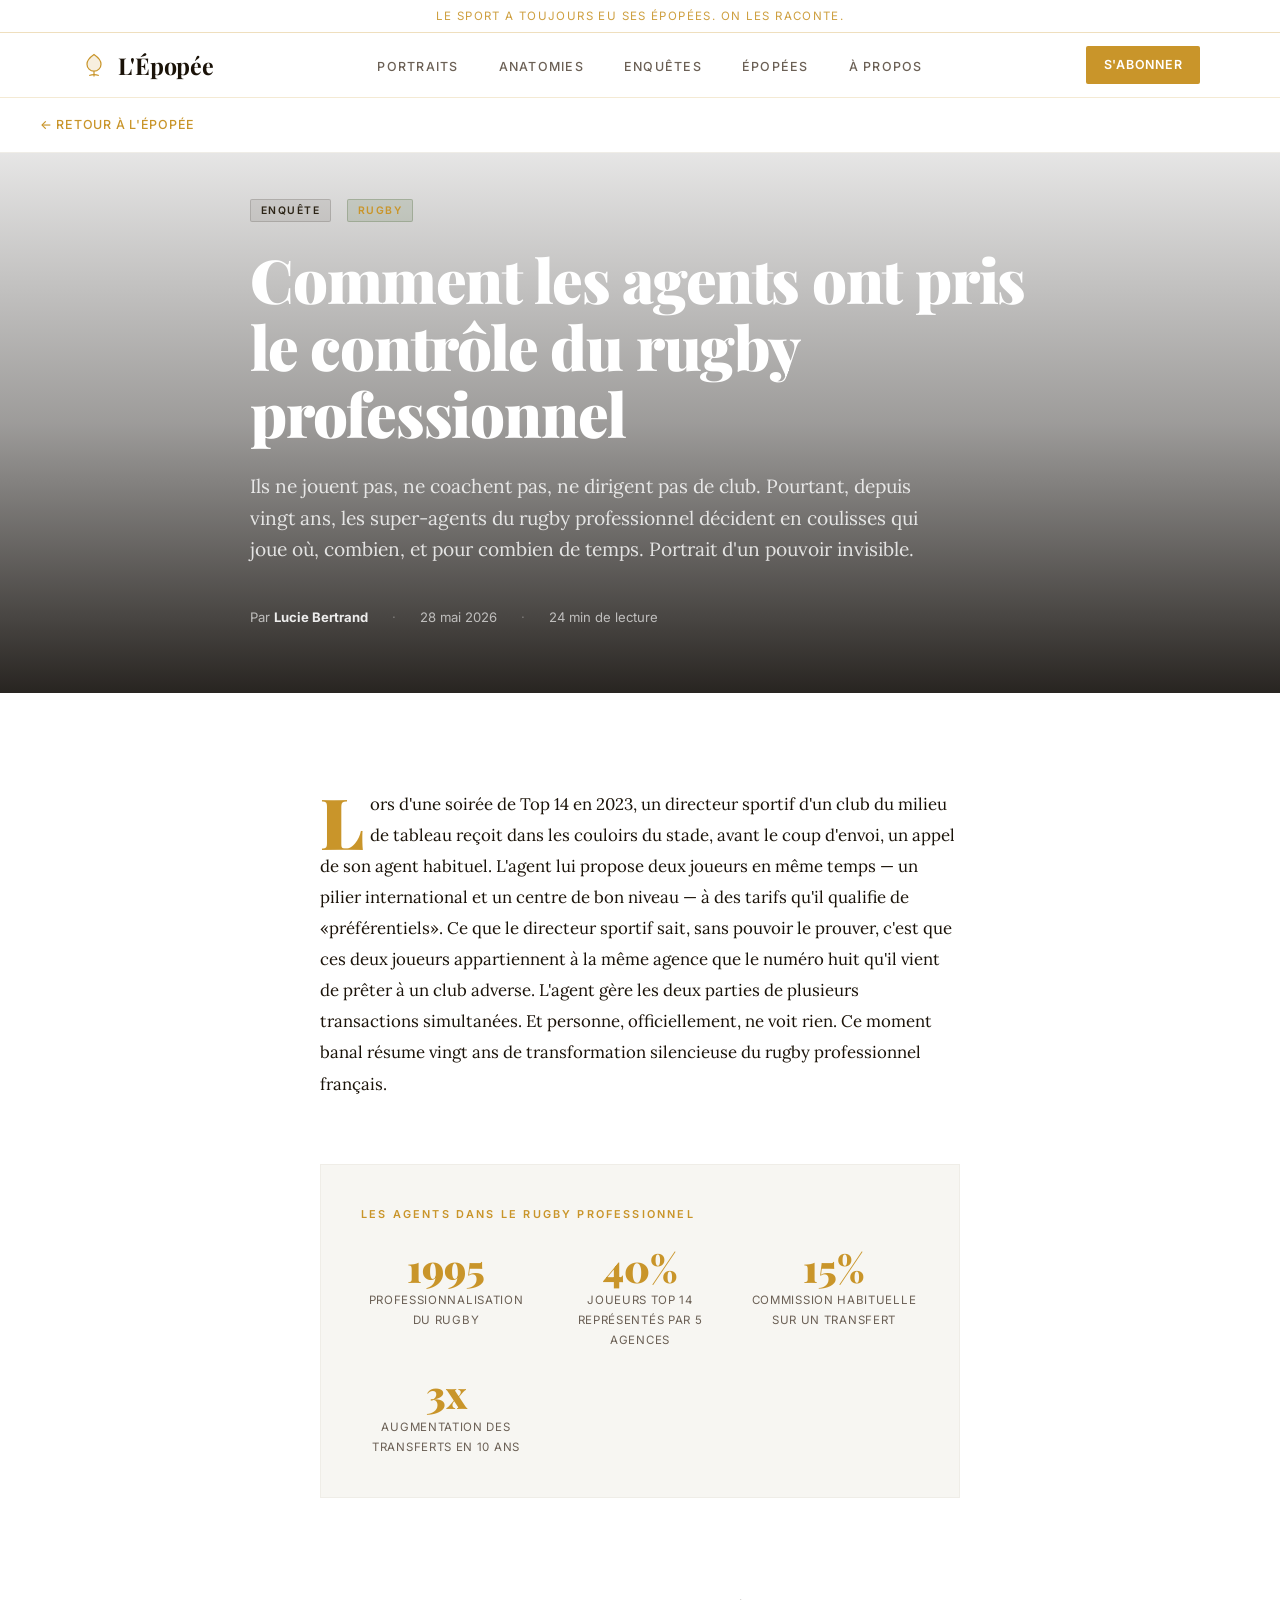
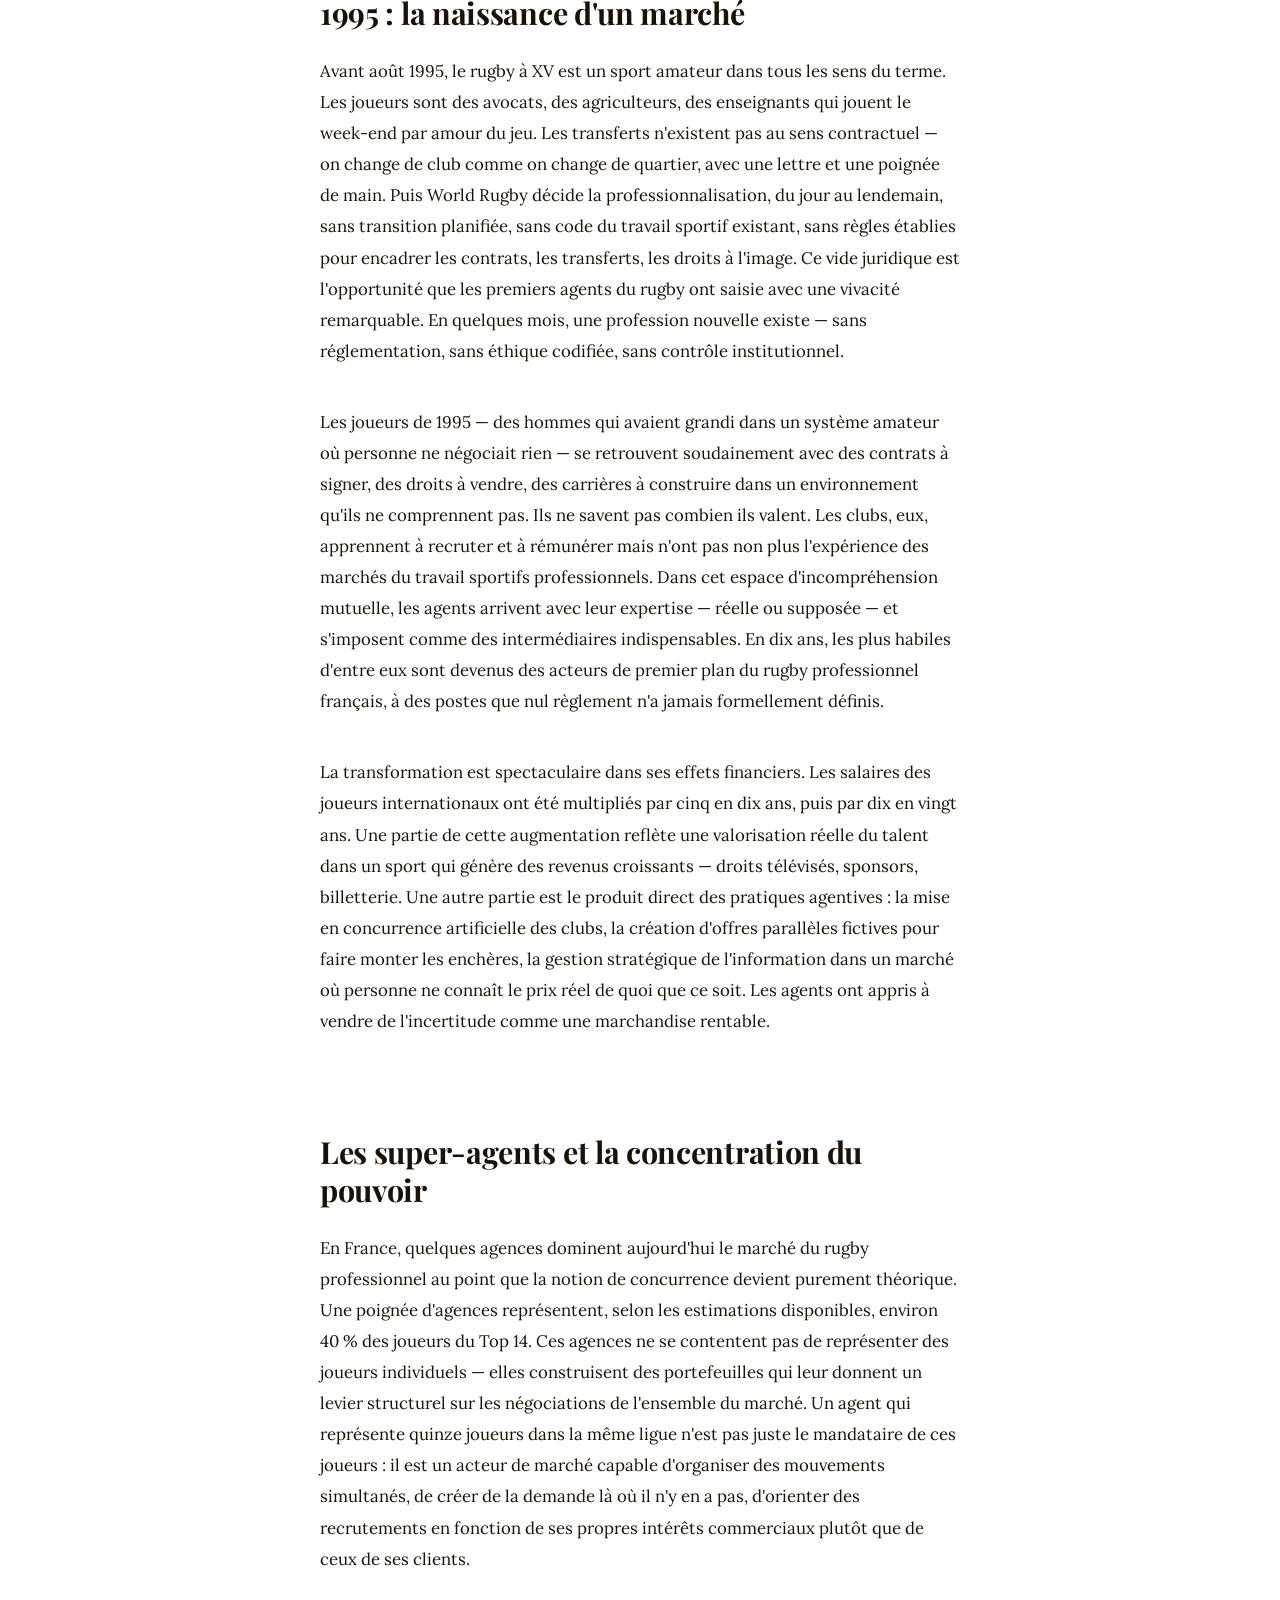
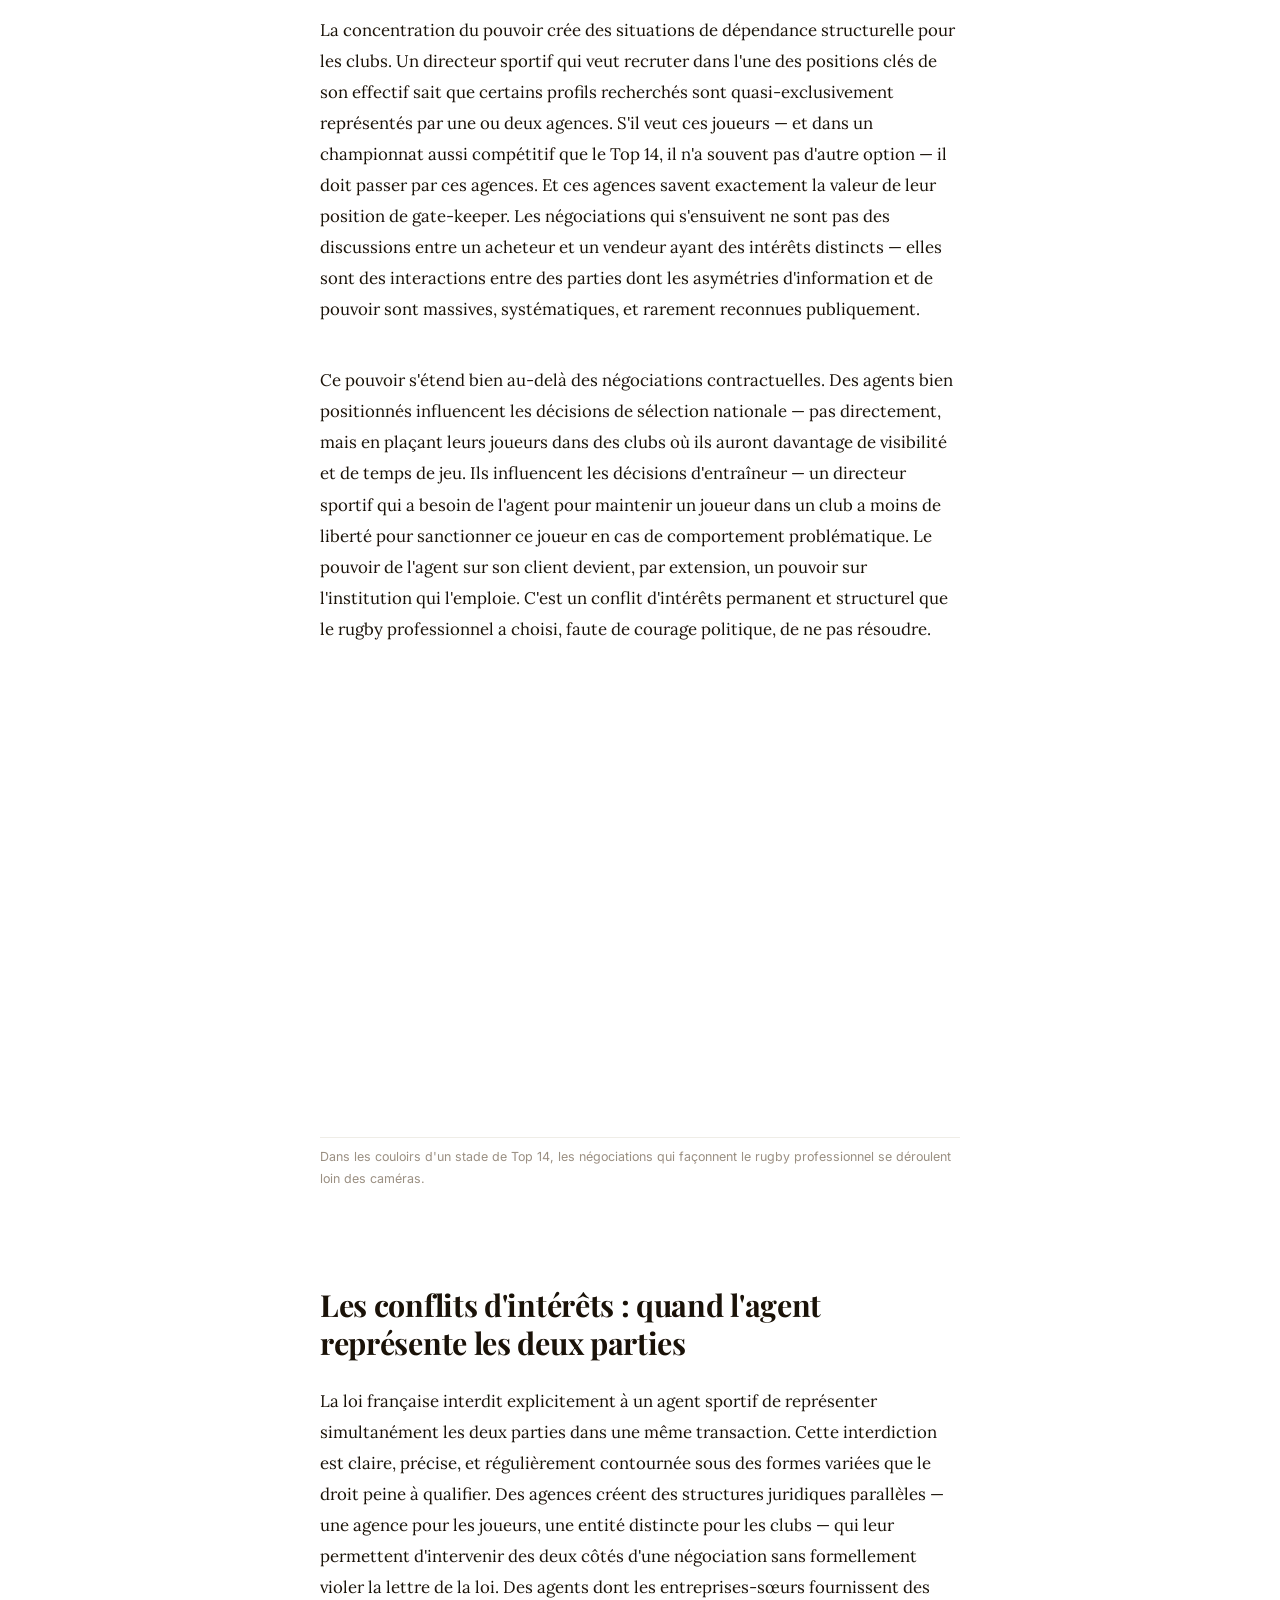
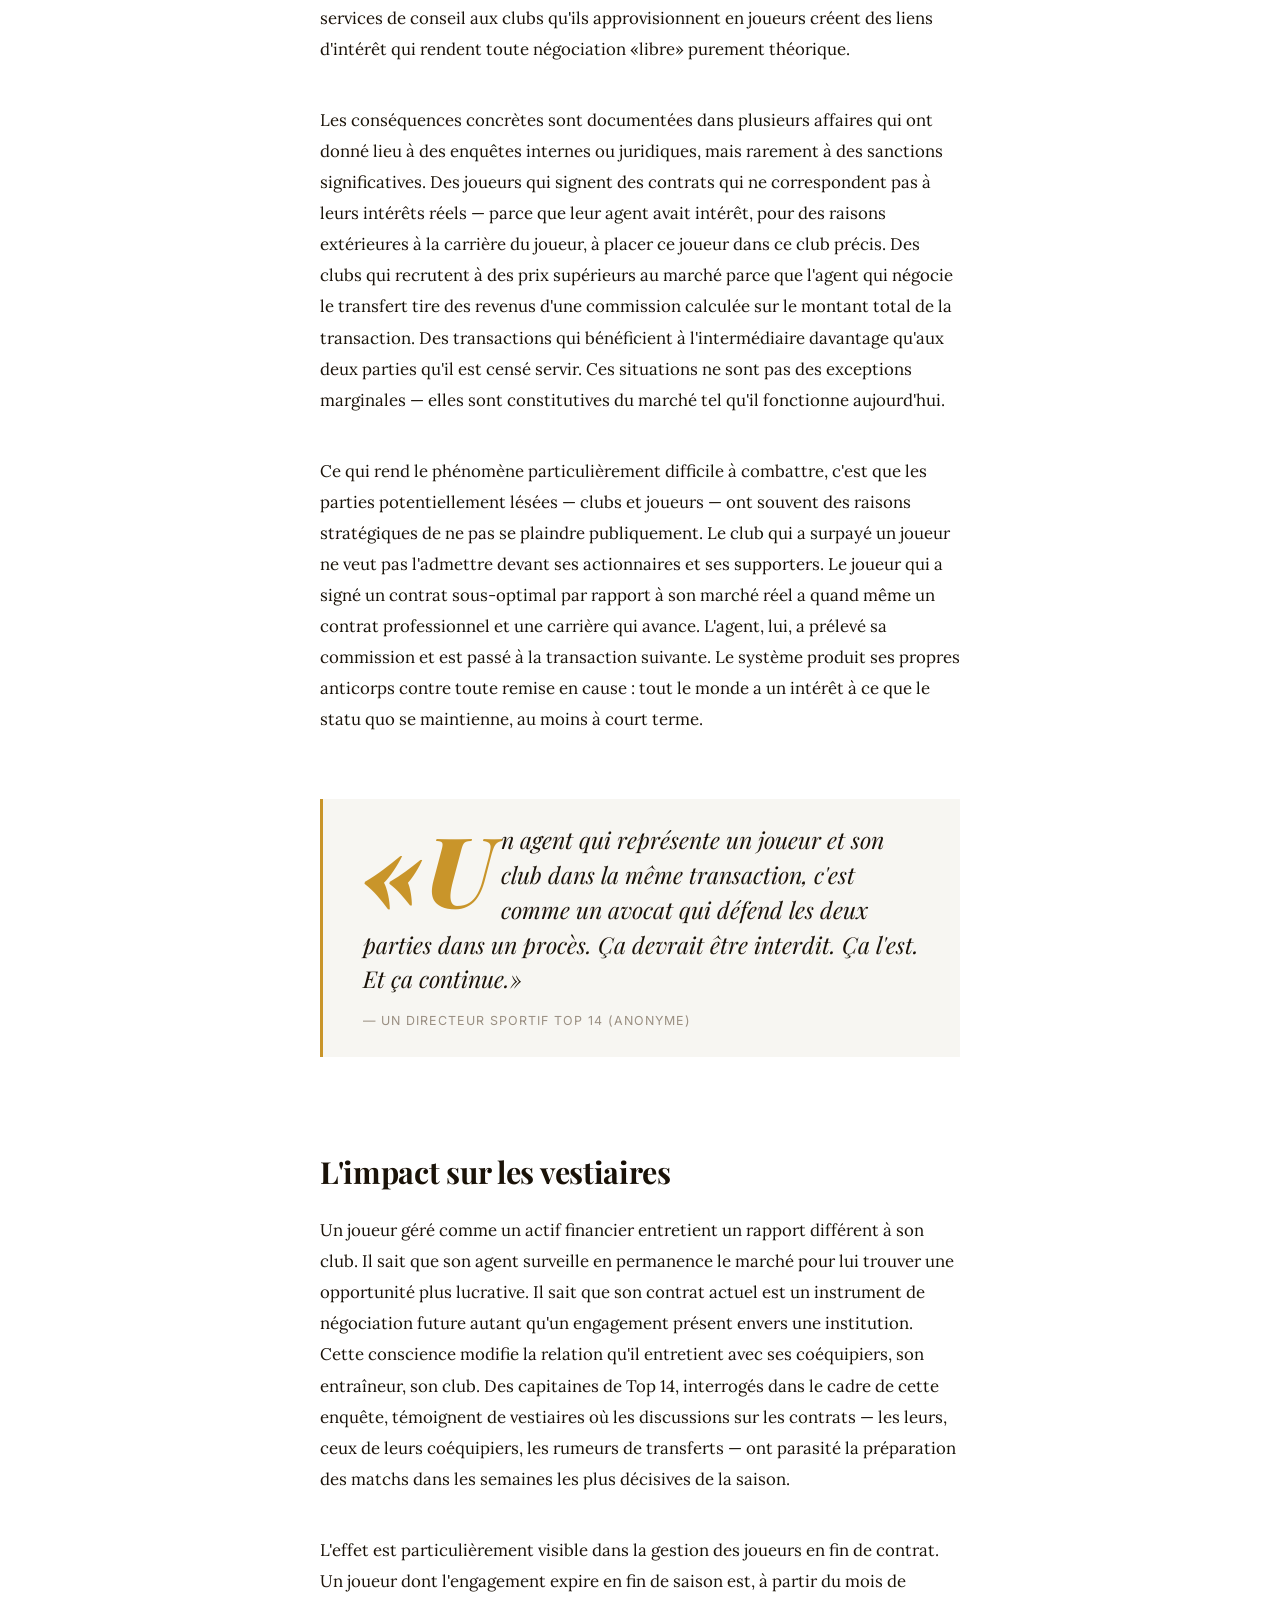
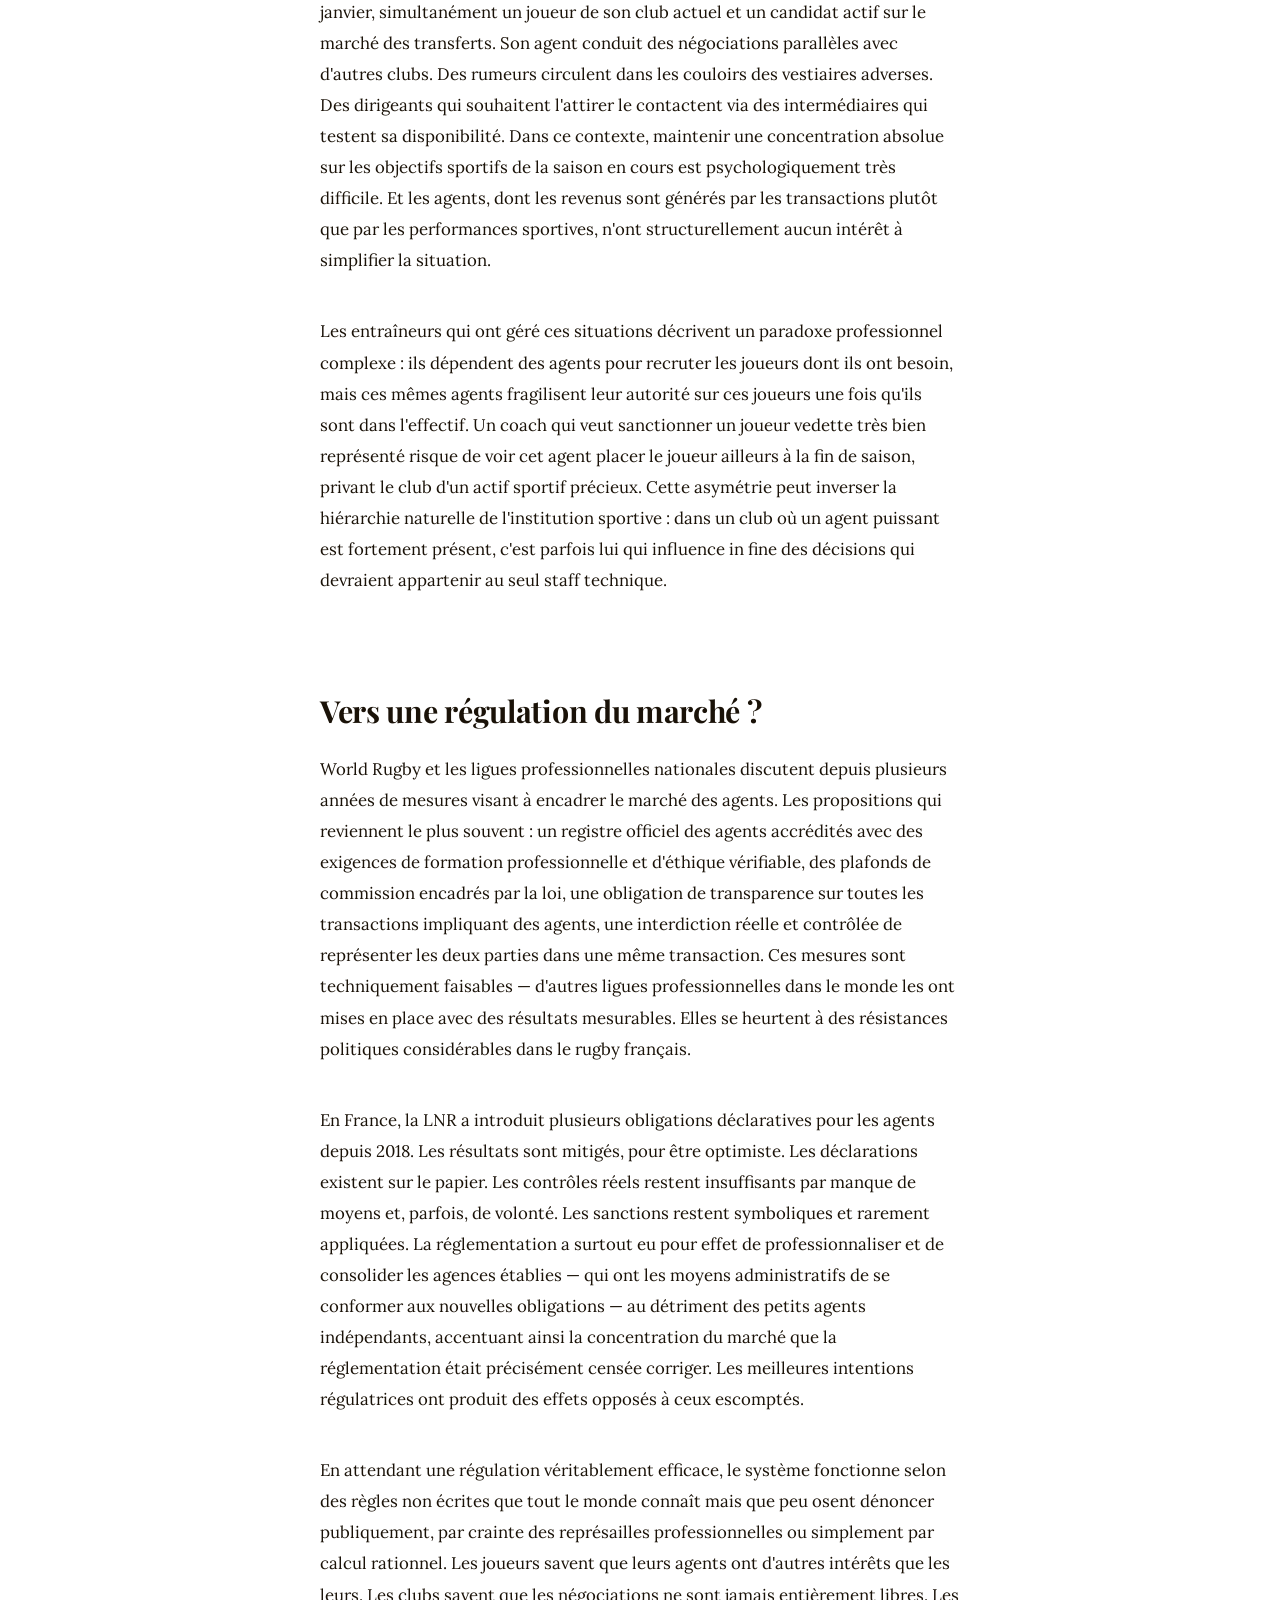
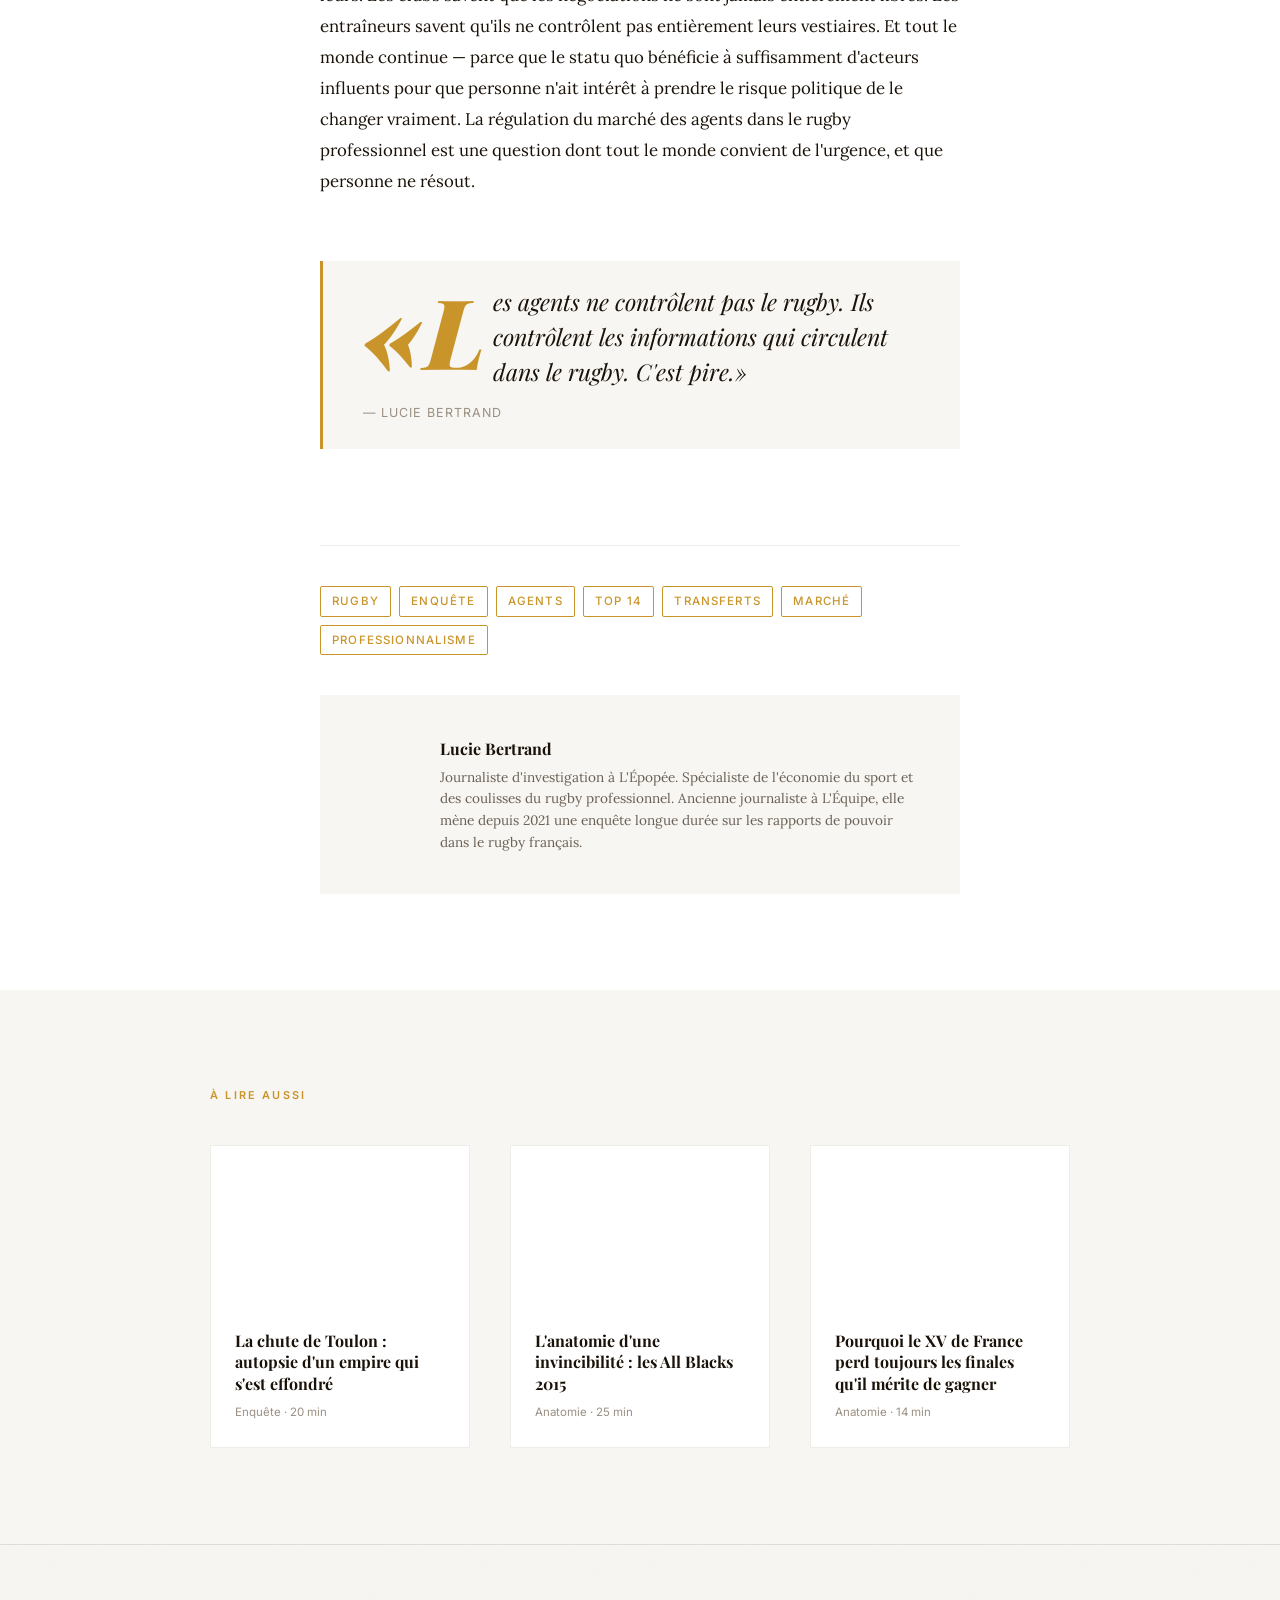
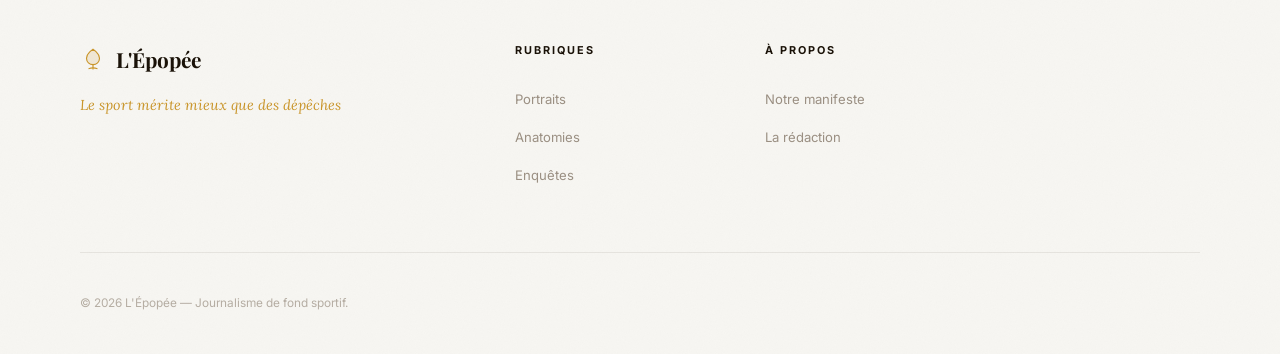
<file: sports-media/articles/agents-rugby.html>
<!DOCTYPE html>
<html lang="fr">
<head>
  <meta charset="UTF-8" />
  <meta name="viewport" content="width=device-width, initial-scale=1.0" />
  <title>Comment les agents ont pris le contrôle du rugby professionnel — L'Épopée</title>
  <meta name="description" content="Ils ne jouent pas, ne coachent pas, ne dirigent pas de club. Pourtant, depuis vingt ans, les super-agents du rugby professionnel décident en coulisses qui joue où, combien, et pour combien de temps. Portrait d'un pouvoir invisible." />
  <link rel="preconnect" href="https://fonts.googleapis.com" />
  <link rel="preconnect" href="https://fonts.gstatic.com" crossorigin />
  <link href="https://fonts.googleapis.com/css2?family=Playfair+Display:ital,wght@0,400;0,600;0,700;0,900;1,400;1,600&family=Lora:ital,wght@0,400;0,500;1,400&family=Inter:wght@300;400;500;600&display=swap" rel="stylesheet" />
  <link rel="stylesheet" href="/sports-media/style.css" />
  <style>
    .article-hero {
      position: relative;
      height: clamp(420px, 60vh, 700px);
      overflow: hidden;
      background-image: url("https://picsum.photos/seed/agents-rugby/1600/900");
      background-size: cover;
      background-position: center 30%;
    }
    .article-hero-overlay {
      position: absolute;
      inset: 0;
      background: linear-gradient(to top, rgba(10,6,2,0.88) 0%, rgba(10,6,2,0.4) 50%, rgba(10,6,2,0.1) 100%);
    }
    .article-hero-content {
      position: absolute;
      bottom: 0; left: 0; right: 0;
      padding: var(--space-3xl) var(--container-pad) var(--space-2xl);
      max-width: 860px;
      margin-inline: auto;
    }
    .article-kicker { display: flex; align-items: center; gap: var(--space-md); margin-bottom: var(--space-lg); }
    .article-title { font-family: var(--font-display); font-size: clamp(2rem, 5vw, 3.8rem); font-weight: 900; line-height: 1.1; color: #fff; letter-spacing: -0.02em; margin-bottom: var(--space-lg); }
    .article-standfirst { font-family: var(--font-body); font-size: clamp(1rem, 1.8vw, 1.2rem); color: rgba(255,255,255,0.82); line-height: 1.65; max-width: 680px; margin-bottom: var(--space-xl); }
    .article-byline { display: flex; align-items: center; gap: var(--space-lg); font-family: var(--font-ui); font-size: 0.82rem; color: rgba(255,255,255,0.65); flex-wrap: wrap; }
    .article-byline strong { color: rgba(255,255,255,0.9); }
    .article-byline-sep { color: rgba(255,255,255,0.3); }
    .article-wrapper { max-width: 720px; margin-inline: auto; padding: var(--space-3xl) var(--container-pad); }
    .article-body p { font-family: var(--font-body); font-size: 1.05rem; line-height: 1.85; color: var(--color-ink); margin-bottom: var(--space-xl); }
    .article-body p:first-of-type::first-letter { font-family: var(--font-display); font-size: 4.2em; font-weight: 900; color: var(--color-bordeaux); float: left; line-height: 0.72; margin-right: 0.08em; margin-top: 0.1em; }
    .article-body h2 { font-family: var(--font-display); font-size: clamp(1.4rem, 2.5vw, 1.9rem); font-weight: 700; color: var(--color-ink); line-height: 1.25; margin-top: var(--space-3xl); margin-bottom: var(--space-lg); letter-spacing: -0.01em; }
    .article-pullquote { border-left: 3px solid var(--color-bordeaux); padding: var(--space-lg) var(--space-xl); margin: var(--space-2xl) 0; background: var(--color-cream-dark); }
    .article-pullquote p { font-family: var(--font-display); font-size: clamp(1.15rem, 2vw, 1.45rem); font-style: italic; color: var(--color-ink); line-height: 1.5; margin-bottom: var(--space-sm) !important; }
    .article-pullquote cite { font-family: var(--font-ui); font-size: 0.78rem; color: var(--color-ink-muted); letter-spacing: 0.08em; text-transform: uppercase; font-style: normal; }
    .article-image { margin: var(--space-2xl) 0; }
    .article-image img, .article-image .img-placeholder { width: 100%; height: 420px; object-fit: cover; display: block; background-image: url("https://picsum.photos/seed/rugby-negotiation/900/420"); background-size: cover; background-position: center; }
    .article-image figcaption { font-family: var(--font-ui); font-size: 0.78rem; color: var(--color-ink-muted); margin-top: var(--space-sm); padding-top: var(--space-sm); border-top: 1px solid var(--color-cream-darker); }
    .article-stats { background: var(--color-cream-dark); border: 1px solid var(--color-cream-darker); padding: var(--space-xl); margin: var(--space-2xl) 0; }
    .article-stats-title { font-family: var(--font-ui); font-size: 0.68rem; font-weight: 600; letter-spacing: 0.2em; text-transform: uppercase; color: var(--color-bordeaux); margin-bottom: var(--space-lg); }
    .article-stats-grid { display: grid; grid-template-columns: repeat(auto-fit, minmax(130px, 1fr)); gap: var(--space-lg); }
    .stat-item { text-align: center; }
    .stat-number { font-family: var(--font-display); font-size: 2.4rem; font-weight: 900; color: var(--color-bordeaux); line-height: 1; display: block; }
    .stat-label { font-family: var(--font-ui); font-size: 0.72rem; color: var(--color-ink-mid); letter-spacing: 0.06em; text-transform: uppercase; margin-top: var(--space-xs); display: block; }
    .article-footer { border-top: 1px solid var(--color-cream-darker); margin-top: var(--space-3xl); padding-top: var(--space-xl); }
    .article-tags { display: flex; flex-wrap: wrap; gap: var(--space-sm); margin-bottom: var(--space-xl); }
    .article-tag { font-family: var(--font-ui); font-size: 0.72rem; font-weight: 500; letter-spacing: 0.1em; text-transform: uppercase; color: var(--color-bordeaux); border: 1px solid var(--color-bordeaux); padding: 0.25rem 0.7rem; border-radius: 2px; }
    .article-author-bio { display: flex; gap: var(--space-lg); align-items: flex-start; background: var(--color-cream-dark); padding: var(--space-xl); }
    .author-avatar { width: 56px; height: 56px; border-radius: 50%; background-image: url("https://picsum.photos/seed/author-lucie/56/56"); background-size: cover; flex-shrink: 0; }
    .author-name { font-family: var(--font-display); font-size: 1rem; font-weight: 700; color: var(--color-ink); }
    .author-desc { font-family: var(--font-body); font-size: 0.85rem; color: var(--color-ink-mid); line-height: 1.6; margin-top: 0.25rem; }
    .related { background: var(--color-cream-dark); padding: var(--space-3xl) var(--container-pad); }
    .related-inner { max-width: 860px; margin-inline: auto; }
    .related-title { font-family: var(--font-ui); font-size: 0.68rem; font-weight: 600; letter-spacing: 0.2em; text-transform: uppercase; color: var(--color-bordeaux); margin-bottom: var(--space-xl); }
    .related-grid { display: grid; grid-template-columns: repeat(auto-fit, minmax(240px, 1fr)); gap: var(--space-xl); }
    .related-card { background: #fff; border: 1px solid var(--color-cream-darker); overflow: hidden; transition: transform var(--transition-base), box-shadow var(--transition-base); }
    .related-card:hover { transform: translateY(-3px); box-shadow: var(--shadow-hover); }
    .related-card-img { height: 160px; background-size: cover; background-position: center; }
    .related-card-body { padding: var(--space-lg); }
    .related-card-title { font-family: var(--font-display); font-size: 1rem; font-weight: 700; color: var(--color-ink); line-height: 1.35; margin-bottom: var(--space-sm); }
    .related-card-title a { color: inherit; text-decoration: none; transition: color var(--transition-base); }
    .related-card-title a:hover { color: var(--color-bordeaux); }
    .related-card-meta { font-family: var(--font-ui); font-size: 0.72rem; color: var(--color-ink-muted); }
    .back-link { display: block; font-family: var(--font-ui); font-size: 0.78rem; font-weight: 500; letter-spacing: 0.06em; text-transform: uppercase; color: var(--color-bordeaux); padding: var(--space-md) var(--container-pad); border-bottom: 1px solid var(--color-cream-darker); max-width: 100%; }
    .back-link:hover { text-decoration: underline; }
    @media (max-width: 768px) { .article-title { font-size: 1.9rem; } .article-wrapper { padding: var(--space-2xl) var(--container-pad); } .article-stats-grid { grid-template-columns: repeat(2, 1fr); } }
  </style>
</head>
<body>
  <div class="progress-bar" id="progressBar" aria-hidden="true"></div>
  <div class="top-bar"><span>Le sport a toujours eu ses épopées. On les raconte.</span></div>
  <nav class="nav" id="mainNav">
    <div class="nav-inner">
      <a href="/sports-media/index.html" class="nav-logo" aria-label="L'Épopée — accueil">
        <svg class="nav-logo-icon" viewBox="0 0 32 32" fill="none" xmlns="http://www.w3.org/2000/svg">
          <path d="M16 4 C16 4 8 9.5 8 15 C8 19.4 11.6 23 16 23 C20.4 23 24 19.4 24 15 C24 9.5 16 4 16 4 Z" fill="#C9952A" opacity="0.15"/>
          <path d="M16 4 C16 4 8 9.5 8 15 C8 19.4 11.6 23 16 23 C20.4 23 24 19.4 24 15 C24 9.5 16 4 16 4 Z" stroke="#C9952A" stroke-width="1.4" fill="none"/>
          <line x1="16" y1="23" x2="16" y2="29" stroke="#C9952A" stroke-width="1.4"/>
          <path d="M10.5 28 Q16 26 21.5 28" stroke="#C9952A" stroke-width="1.4" fill="none"/>
        </svg>
        <span class="nav-logo-text">L'Épopée</span>
      </a>
      <ul class="nav-links" id="navLinks">
        <li><a href="/sports-media/index.html#portraits" class="nav-link">Portraits</a></li>
        <li><a href="/sports-media/index.html#anatomies" class="nav-link">Anatomies</a></li>
        <li><a href="/sports-media/index.html#enquetes" class="nav-link">Enquêtes</a></li>
        <li><a href="/sports-media/index.html#epopees" class="nav-link">Épopées</a></li>
        <li><a href="/sports-media/index.html#about" class="nav-link">À propos</a></li>
      </ul>
      <div class="nav-actions">
        <a href="/sports-media/index.html#abonnement" class="btn-subscribe">S'abonner</a>
      </div>
      <button class="nav-hamburger" id="hamburgerBtn" aria-label="Menu" aria-expanded="false">
        <span></span><span></span><span></span>
      </button>
    </div>
  </nav>
  <a href="/sports-media/index.html" class="back-link">← Retour à L'Épopée</a>
  <header class="article-hero">
    <div class="article-hero-overlay"></div>
    <div class="article-hero-content">
      <div class="article-kicker">
        <span class="badge badge--enquete">Enquête</span>
        <span class="badge badge--epopee">Rugby</span>
      </div>
      <h1 class="article-title">Comment les agents ont pris le contrôle du rugby professionnel</h1>
      <p class="article-standfirst">Ils ne jouent pas, ne coachent pas, ne dirigent pas de club. Pourtant, depuis vingt ans, les super-agents du rugby professionnel décident en coulisses qui joue où, combien, et pour combien de temps. Portrait d'un pouvoir invisible.</p>
      <div class="article-byline">
        <span>Par <strong>Lucie Bertrand</strong></span>
        <span class="article-byline-sep">·</span>
        <time>28 mai 2026</time>
        <span class="article-byline-sep">·</span>
        <span>24 min de lecture</span>
      </div>
    </div>
  </header>
  <main>
    <article class="article-wrapper">
      <div class="article-body">

        <p>Lors d'une soirée de Top 14 en 2023, un directeur sportif d'un club du milieu de tableau reçoit dans les couloirs du stade, avant le coup d'envoi, un appel de son agent habituel. L'agent lui propose deux joueurs en même temps — un pilier international et un centre de bon niveau — à des tarifs qu'il qualifie de «préférentiels». Ce que le directeur sportif sait, sans pouvoir le prouver, c'est que ces deux joueurs appartiennent à la même agence que le numéro huit qu'il vient de prêter à un club adverse. L'agent gère les deux parties de plusieurs transactions simultanées. Et personne, officiellement, ne voit rien. Ce moment banal résume vingt ans de transformation silencieuse du rugby professionnel français.</p>

        <div class="article-stats">
          <div class="article-stats-title">Les agents dans le rugby professionnel</div>
          <div class="article-stats-grid">
            <div class="stat-item">
              <span class="stat-number">1995</span>
              <span class="stat-label">Professionnalisation du rugby</span>
            </div>
            <div class="stat-item">
              <span class="stat-number">40%</span>
              <span class="stat-label">Joueurs Top 14 représentés par 5 agences</span>
            </div>
            <div class="stat-item">
              <span class="stat-number">15%</span>
              <span class="stat-label">Commission habituelle sur un transfert</span>
            </div>
            <div class="stat-item">
              <span class="stat-number">3x</span>
              <span class="stat-label">Augmentation des transferts en 10 ans</span>
            </div>
          </div>
        </div>

        <h2>1995 : la naissance d'un marché</h2>

        <p>Avant août 1995, le rugby à XV est un sport amateur dans tous les sens du terme. Les joueurs sont des avocats, des agriculteurs, des enseignants qui jouent le week-end par amour du jeu. Les transferts n'existent pas au sens contractuel — on change de club comme on change de quartier, avec une lettre et une poignée de main. Puis World Rugby décide la professionnalisation, du jour au lendemain, sans transition planifiée, sans code du travail sportif existant, sans règles établies pour encadrer les contrats, les transferts, les droits à l'image. Ce vide juridique est l'opportunité que les premiers agents du rugby ont saisie avec une vivacité remarquable. En quelques mois, une profession nouvelle existe — sans réglementation, sans éthique codifiée, sans contrôle institutionnel.</p>

        <p>Les joueurs de 1995 — des hommes qui avaient grandi dans un système amateur où personne ne négociait rien — se retrouvent soudainement avec des contrats à signer, des droits à vendre, des carrières à construire dans un environnement qu'ils ne comprennent pas. Ils ne savent pas combien ils valent. Les clubs, eux, apprennent à recruter et à rémunérer mais n'ont pas non plus l'expérience des marchés du travail sportifs professionnels. Dans cet espace d'incompréhension mutuelle, les agents arrivent avec leur expertise — réelle ou supposée — et s'imposent comme des intermédiaires indispensables. En dix ans, les plus habiles d'entre eux sont devenus des acteurs de premier plan du rugby professionnel français, à des postes que nul règlement n'a jamais formellement définis.</p>

        <p>La transformation est spectaculaire dans ses effets financiers. Les salaires des joueurs internationaux ont été multipliés par cinq en dix ans, puis par dix en vingt ans. Une partie de cette augmentation reflète une valorisation réelle du talent dans un sport qui génère des revenus croissants — droits télévisés, sponsors, billetterie. Une autre partie est le produit direct des pratiques agentives : la mise en concurrence artificielle des clubs, la création d'offres parallèles fictives pour faire monter les enchères, la gestion stratégique de l'information dans un marché où personne ne connaît le prix réel de quoi que ce soit. Les agents ont appris à vendre de l'incertitude comme une marchandise rentable.</p>

        <h2>Les super-agents et la concentration du pouvoir</h2>

        <p>En France, quelques agences dominent aujourd'hui le marché du rugby professionnel au point que la notion de concurrence devient purement théorique. Une poignée d'agences représentent, selon les estimations disponibles, environ 40 % des joueurs du Top 14. Ces agences ne se contentent pas de représenter des joueurs individuels — elles construisent des portefeuilles qui leur donnent un levier structurel sur les négociations de l'ensemble du marché. Un agent qui représente quinze joueurs dans la même ligue n'est pas juste le mandataire de ces joueurs : il est un acteur de marché capable d'organiser des mouvements simultanés, de créer de la demande là où il n'y en a pas, d'orienter des recrutements en fonction de ses propres intérêts commerciaux plutôt que de ceux de ses clients.</p>

        <p>La concentration du pouvoir crée des situations de dépendance structurelle pour les clubs. Un directeur sportif qui veut recruter dans l'une des positions clés de son effectif sait que certains profils recherchés sont quasi-exclusivement représentés par une ou deux agences. S'il veut ces joueurs — et dans un championnat aussi compétitif que le Top 14, il n'a souvent pas d'autre option — il doit passer par ces agences. Et ces agences savent exactement la valeur de leur position de gate-keeper. Les négociations qui s'ensuivent ne sont pas des discussions entre un acheteur et un vendeur ayant des intérêts distincts — elles sont des interactions entre des parties dont les asymétries d'information et de pouvoir sont massives, systématiques, et rarement reconnues publiquement.</p>

        <p>Ce pouvoir s'étend bien au-delà des négociations contractuelles. Des agents bien positionnés influencent les décisions de sélection nationale — pas directement, mais en plaçant leurs joueurs dans des clubs où ils auront davantage de visibilité et de temps de jeu. Ils influencent les décisions d'entraîneur — un directeur sportif qui a besoin de l'agent pour maintenir un joueur dans un club a moins de liberté pour sanctionner ce joueur en cas de comportement problématique. Le pouvoir de l'agent sur son client devient, par extension, un pouvoir sur l'institution qui l'emploie. C'est un conflit d'intérêts permanent et structurel que le rugby professionnel a choisi, faute de courage politique, de ne pas résoudre.</p>

        <figure class="article-image">
          <div class="img-placeholder"></div>
          <figcaption>Dans les couloirs d'un stade de Top 14, les négociations qui façonnent le rugby professionnel se déroulent loin des caméras.</figcaption>
        </figure>

        <h2>Les conflits d'intérêts : quand l'agent représente les deux parties</h2>

        <p>La loi française interdit explicitement à un agent sportif de représenter simultanément les deux parties dans une même transaction. Cette interdiction est claire, précise, et régulièrement contournée sous des formes variées que le droit peine à qualifier. Des agences créent des structures juridiques parallèles — une agence pour les joueurs, une entité distincte pour les clubs — qui leur permettent d'intervenir des deux côtés d'une négociation sans formellement violer la lettre de la loi. Des agents dont les entreprises-sœurs fournissent des services de conseil aux clubs qu'ils approvisionnent en joueurs créent des liens d'intérêt qui rendent toute négociation «libre» purement théorique.</p>

        <p>Les conséquences concrètes sont documentées dans plusieurs affaires qui ont donné lieu à des enquêtes internes ou juridiques, mais rarement à des sanctions significatives. Des joueurs qui signent des contrats qui ne correspondent pas à leurs intérêts réels — parce que leur agent avait intérêt, pour des raisons extérieures à la carrière du joueur, à placer ce joueur dans ce club précis. Des clubs qui recrutent à des prix supérieurs au marché parce que l'agent qui négocie le transfert tire des revenus d'une commission calculée sur le montant total de la transaction. Des transactions qui bénéficient à l'intermédiaire davantage qu'aux deux parties qu'il est censé servir. Ces situations ne sont pas des exceptions marginales — elles sont constitutives du marché tel qu'il fonctionne aujourd'hui.</p>

        <p>Ce qui rend le phénomène particulièrement difficile à combattre, c'est que les parties potentiellement lésées — clubs et joueurs — ont souvent des raisons stratégiques de ne pas se plaindre publiquement. Le club qui a surpayé un joueur ne veut pas l'admettre devant ses actionnaires et ses supporters. Le joueur qui a signé un contrat sous-optimal par rapport à son marché réel a quand même un contrat professionnel et une carrière qui avance. L'agent, lui, a prélevé sa commission et est passé à la transaction suivante. Le système produit ses propres anticorps contre toute remise en cause : tout le monde a un intérêt à ce que le statu quo se maintienne, au moins à court terme.</p>

        <div class="article-pullquote">
          <p>«Un agent qui représente un joueur et son club dans la même transaction, c'est comme un avocat qui défend les deux parties dans un procès. Ça devrait être interdit. Ça l'est. Et ça continue.»</p>
          <cite>— Un directeur sportif Top 14 (anonyme)</cite>
        </div>

        <h2>L'impact sur les vestiaires</h2>

        <p>Un joueur géré comme un actif financier entretient un rapport différent à son club. Il sait que son agent surveille en permanence le marché pour lui trouver une opportunité plus lucrative. Il sait que son contrat actuel est un instrument de négociation future autant qu'un engagement présent envers une institution. Cette conscience modifie la relation qu'il entretient avec ses coéquipiers, son entraîneur, son club. Des capitaines de Top 14, interrogés dans le cadre de cette enquête, témoignent de vestiaires où les discussions sur les contrats — les leurs, ceux de leurs coéquipiers, les rumeurs de transferts — ont parasité la préparation des matchs dans les semaines les plus décisives de la saison.</p>

        <p>L'effet est particulièrement visible dans la gestion des joueurs en fin de contrat. Un joueur dont l'engagement expire en fin de saison est, à partir du mois de janvier, simultanément un joueur de son club actuel et un candidat actif sur le marché des transferts. Son agent conduit des négociations parallèles avec d'autres clubs. Des rumeurs circulent dans les couloirs des vestiaires adverses. Des dirigeants qui souhaitent l'attirer le contactent via des intermédiaires qui testent sa disponibilité. Dans ce contexte, maintenir une concentration absolue sur les objectifs sportifs de la saison en cours est psychologiquement très difficile. Et les agents, dont les revenus sont générés par les transactions plutôt que par les performances sportives, n'ont structurellement aucun intérêt à simplifier la situation.</p>

        <p>Les entraîneurs qui ont géré ces situations décrivent un paradoxe professionnel complexe : ils dépendent des agents pour recruter les joueurs dont ils ont besoin, mais ces mêmes agents fragilisent leur autorité sur ces joueurs une fois qu'ils sont dans l'effectif. Un coach qui veut sanctionner un joueur vedette très bien représenté risque de voir cet agent placer le joueur ailleurs à la fin de saison, privant le club d'un actif sportif précieux. Cette asymétrie peut inverser la hiérarchie naturelle de l'institution sportive : dans un club où un agent puissant est fortement présent, c'est parfois lui qui influence in fine des décisions qui devraient appartenir au seul staff technique.</p>

        <h2>Vers une régulation du marché ?</h2>

        <p>World Rugby et les ligues professionnelles nationales discutent depuis plusieurs années de mesures visant à encadrer le marché des agents. Les propositions qui reviennent le plus souvent : un registre officiel des agents accrédités avec des exigences de formation professionnelle et d'éthique vérifiable, des plafonds de commission encadrés par la loi, une obligation de transparence sur toutes les transactions impliquant des agents, une interdiction réelle et contrôlée de représenter les deux parties dans une même transaction. Ces mesures sont techniquement faisables — d'autres ligues professionnelles dans le monde les ont mises en place avec des résultats mesurables. Elles se heurtent à des résistances politiques considérables dans le rugby français.</p>

        <p>En France, la LNR a introduit plusieurs obligations déclaratives pour les agents depuis 2018. Les résultats sont mitigés, pour être optimiste. Les déclarations existent sur le papier. Les contrôles réels restent insuffisants par manque de moyens et, parfois, de volonté. Les sanctions restent symboliques et rarement appliquées. La réglementation a surtout eu pour effet de professionnaliser et de consolider les agences établies — qui ont les moyens administratifs de se conformer aux nouvelles obligations — au détriment des petits agents indépendants, accentuant ainsi la concentration du marché que la réglementation était précisément censée corriger. Les meilleures intentions régulatrices ont produit des effets opposés à ceux escomptés.</p>

        <p>En attendant une régulation véritablement efficace, le système fonctionne selon des règles non écrites que tout le monde connaît mais que peu osent dénoncer publiquement, par crainte des représailles professionnelles ou simplement par calcul rationnel. Les joueurs savent que leurs agents ont d'autres intérêts que les leurs. Les clubs savent que les négociations ne sont jamais entièrement libres. Les entraîneurs savent qu'ils ne contrôlent pas entièrement leurs vestiaires. Et tout le monde continue — parce que le statu quo bénéficie à suffisamment d'acteurs influents pour que personne n'ait intérêt à prendre le risque politique de le changer vraiment. La régulation du marché des agents dans le rugby professionnel est une question dont tout le monde convient de l'urgence, et que personne ne résout.</p>

        <div class="article-pullquote">
          <p>«Les agents ne contrôlent pas le rugby. Ils contrôlent les informations qui circulent dans le rugby. C'est pire.»</p>
          <cite>— Lucie Bertrand</cite>
        </div>

      </div>
      <footer class="article-footer">
        <div class="article-tags">
          <span class="article-tag">Rugby</span>
          <span class="article-tag">Enquête</span>
          <span class="article-tag">Agents</span>
          <span class="article-tag">Top 14</span>
          <span class="article-tag">Transferts</span>
          <span class="article-tag">Marché</span>
          <span class="article-tag">Professionnalisme</span>
        </div>
        <div class="article-author-bio">
          <div class="author-avatar"></div>
          <div>
            <div class="author-name">Lucie Bertrand</div>
            <p class="author-desc">Journaliste d'investigation à L'Épopée. Spécialiste de l'économie du sport et des coulisses du rugby professionnel. Ancienne journaliste à L'Équipe, elle mène depuis 2021 une enquête longue durée sur les rapports de pouvoir dans le rugby français.</p>
          </div>
        </div>
      </footer>
    </article>
    <section class="related">
      <div class="related-inner">
        <h2 class="related-title">À lire aussi</h2>
        <div class="related-grid">
          <div class="related-card">
            <div class="related-card-img" style="background-image: url('https://picsum.photos/seed/toulon-stade/600/300');"></div>
            <div class="related-card-body">
              <div class="related-card-title"><a href="/sports-media/articles/chute-de-toulon.html">La chute de Toulon : autopsie d'un empire qui s'est effondré</a></div>
              <div class="related-card-meta">Enquête · 20 min</div>
            </div>
          </div>
          <div class="related-card">
            <div class="related-card-img" style="background-image: url('https://picsum.photos/seed/all-blacks-nz/600/300');"></div>
            <div class="related-card-body">
              <div class="related-card-title"><a href="/sports-media/articles/all-blacks-2015.html">L'anatomie d'une invincibilité : les All Blacks 2015</a></div>
              <div class="related-card-meta">Anatomie · 25 min</div>
            </div>
          </div>
          <div class="related-card">
            <div class="related-card-img" style="background-image: url('https://picsum.photos/seed/xv-france-finals/600/300');"></div>
            <div class="related-card-body">
              <div class="related-card-title"><a href="/sports-media/articles/xv-de-france-finales.html">Pourquoi le XV de France perd toujours les finales qu'il mérite de gagner</a></div>
              <div class="related-card-meta">Anatomie · 14 min</div>
            </div>
          </div>
        </div>
      </div>
    </section>
  </main>
  <footer class="footer">
    <div class="container">
      <div class="footer-top">
        <div class="footer-brand">
          <a href="/sports-media/index.html" class="footer-logo">
            <svg class="footer-logo-icon" viewBox="0 0 32 32" fill="none" xmlns="http://www.w3.org/2000/svg">
              <path d="M16 4 C16 4 8 9.5 8 15 C8 19.4 11.6 23 16 23 C20.4 23 24 19.4 24 15 C24 9.5 16 4 16 4 Z" fill="#C9952A" opacity="0.15"/>
              <path d="M16 4 C16 4 8 9.5 8 15 C8 19.4 11.6 23 16 23 C20.4 23 24 19.4 24 15 C24 9.5 16 4 16 4 Z" stroke="#C9952A" stroke-width="1.4" fill="none"/>
              <line x1="16" y1="23" x2="16" y2="29" stroke="#C9952A" stroke-width="1.4"/>
              <path d="M10.5 28 Q16 26 21.5 28" stroke="#C9952A" stroke-width="1.4" fill="none"/>
            </svg>
            <span class="footer-logo-text">L'Épopée</span>
          </a>
          <p class="footer-tagline">Le sport mérite mieux que des dépêches</p>
        </div>
        <div class="footer-col">
          <h4 class="footer-col-title">Rubriques</h4>
          <ul class="footer-links">
            <li><a href="/sports-media/index.html#portraits">Portraits</a></li>
            <li><a href="/sports-media/index.html#anatomies">Anatomies</a></li>
            <li><a href="/sports-media/index.html#enquetes">Enquêtes</a></li>
          </ul>
        </div>
        <div class="footer-col">
          <h4 class="footer-col-title">À propos</h4>
          <ul class="footer-links">
            <li><a href="#">Notre manifeste</a></li>
            <li><a href="#">La rédaction</a></li>
          </ul>
        </div>
      </div>
      <div class="footer-bottom">
        <p class="footer-copy">© 2026 L'Épopée — Journalisme de fond sportif.</p>
      </div>
    </div>
  </footer>
  <script src="/sports-media/script.js"></script>
</body>
</html>
</file>
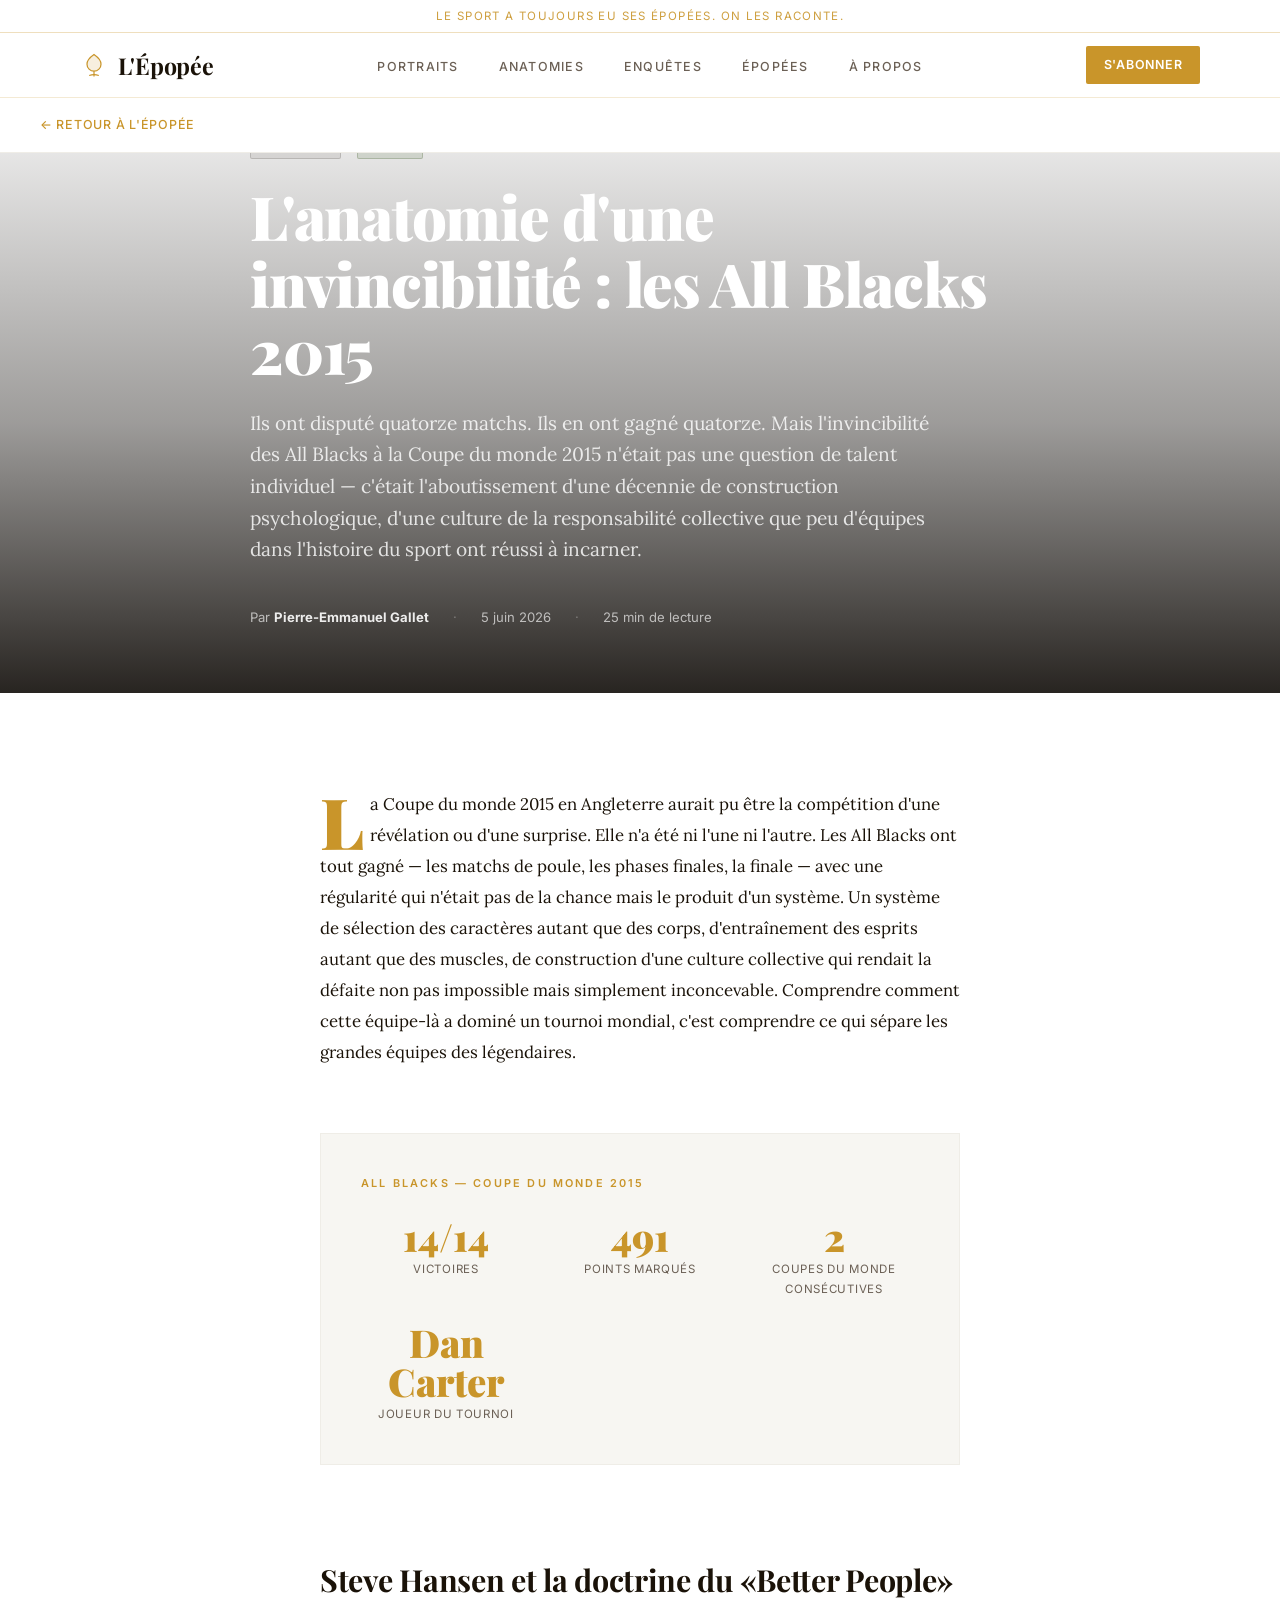
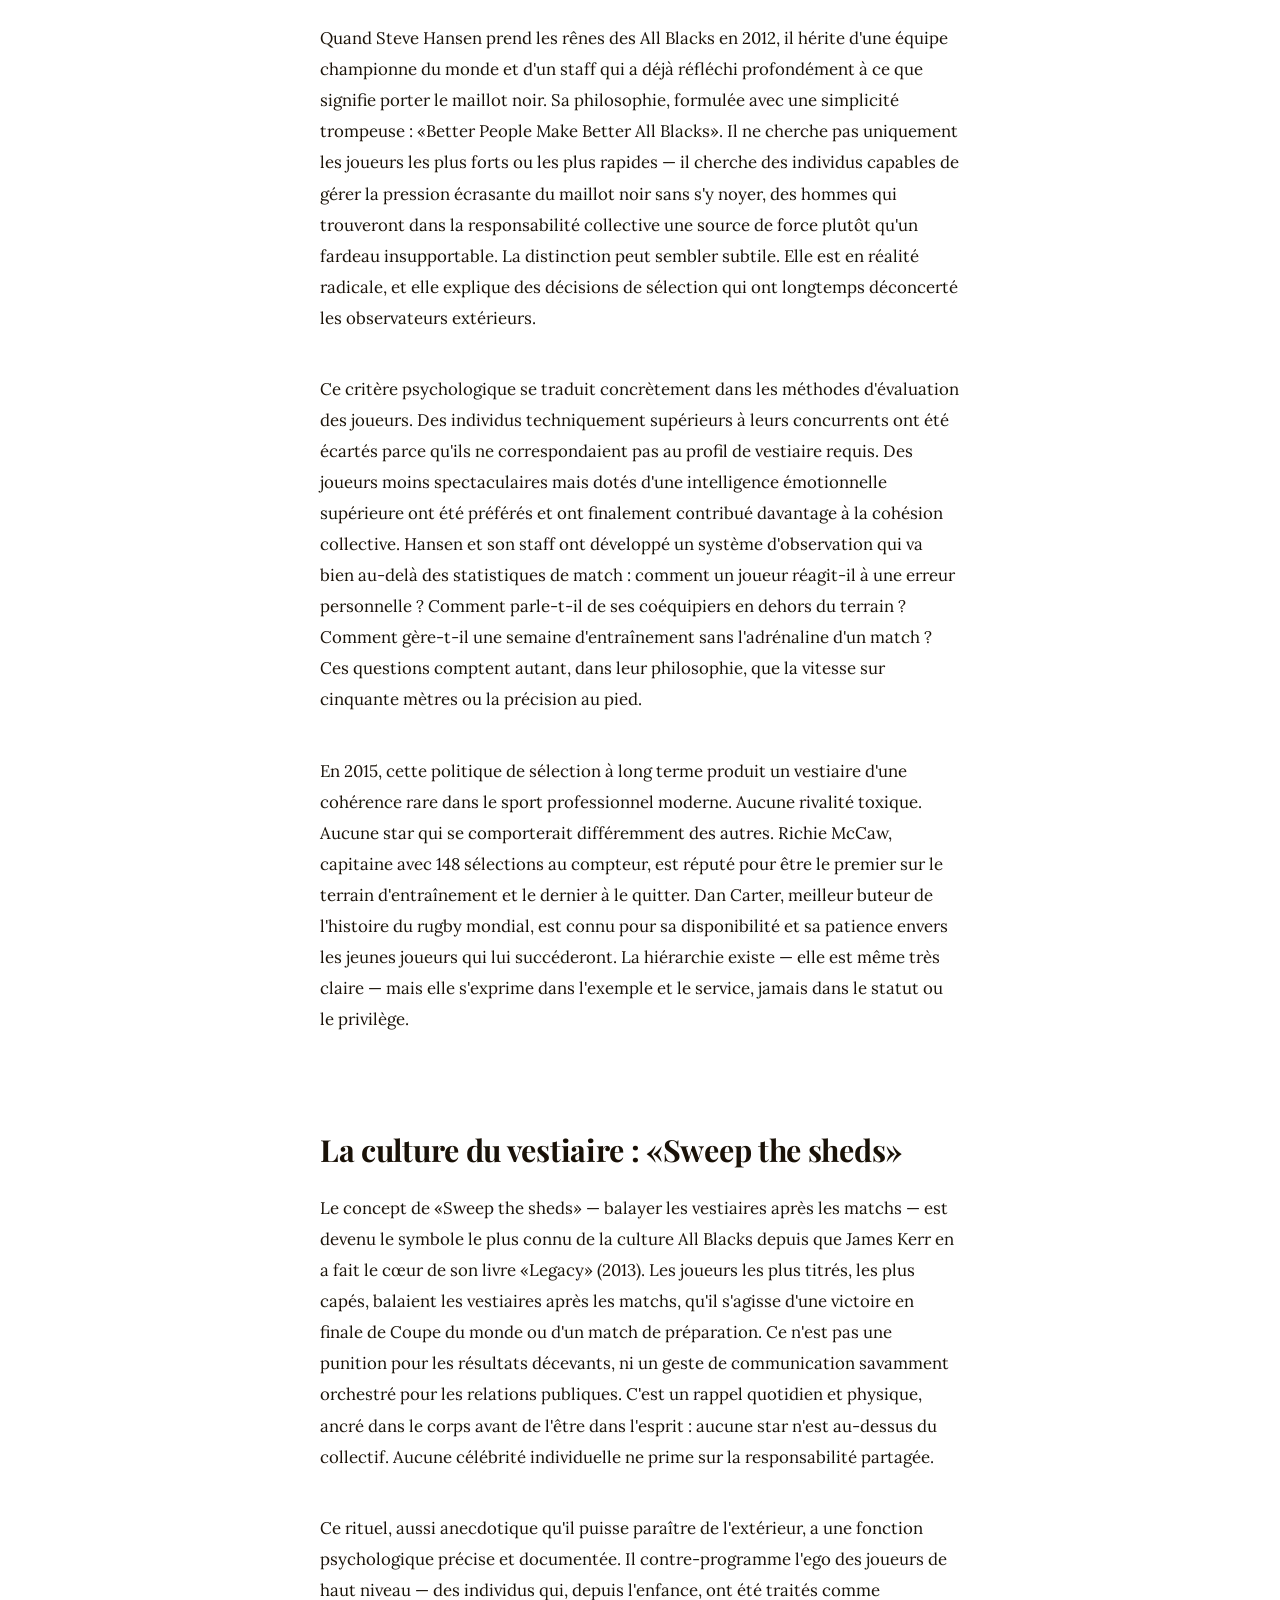
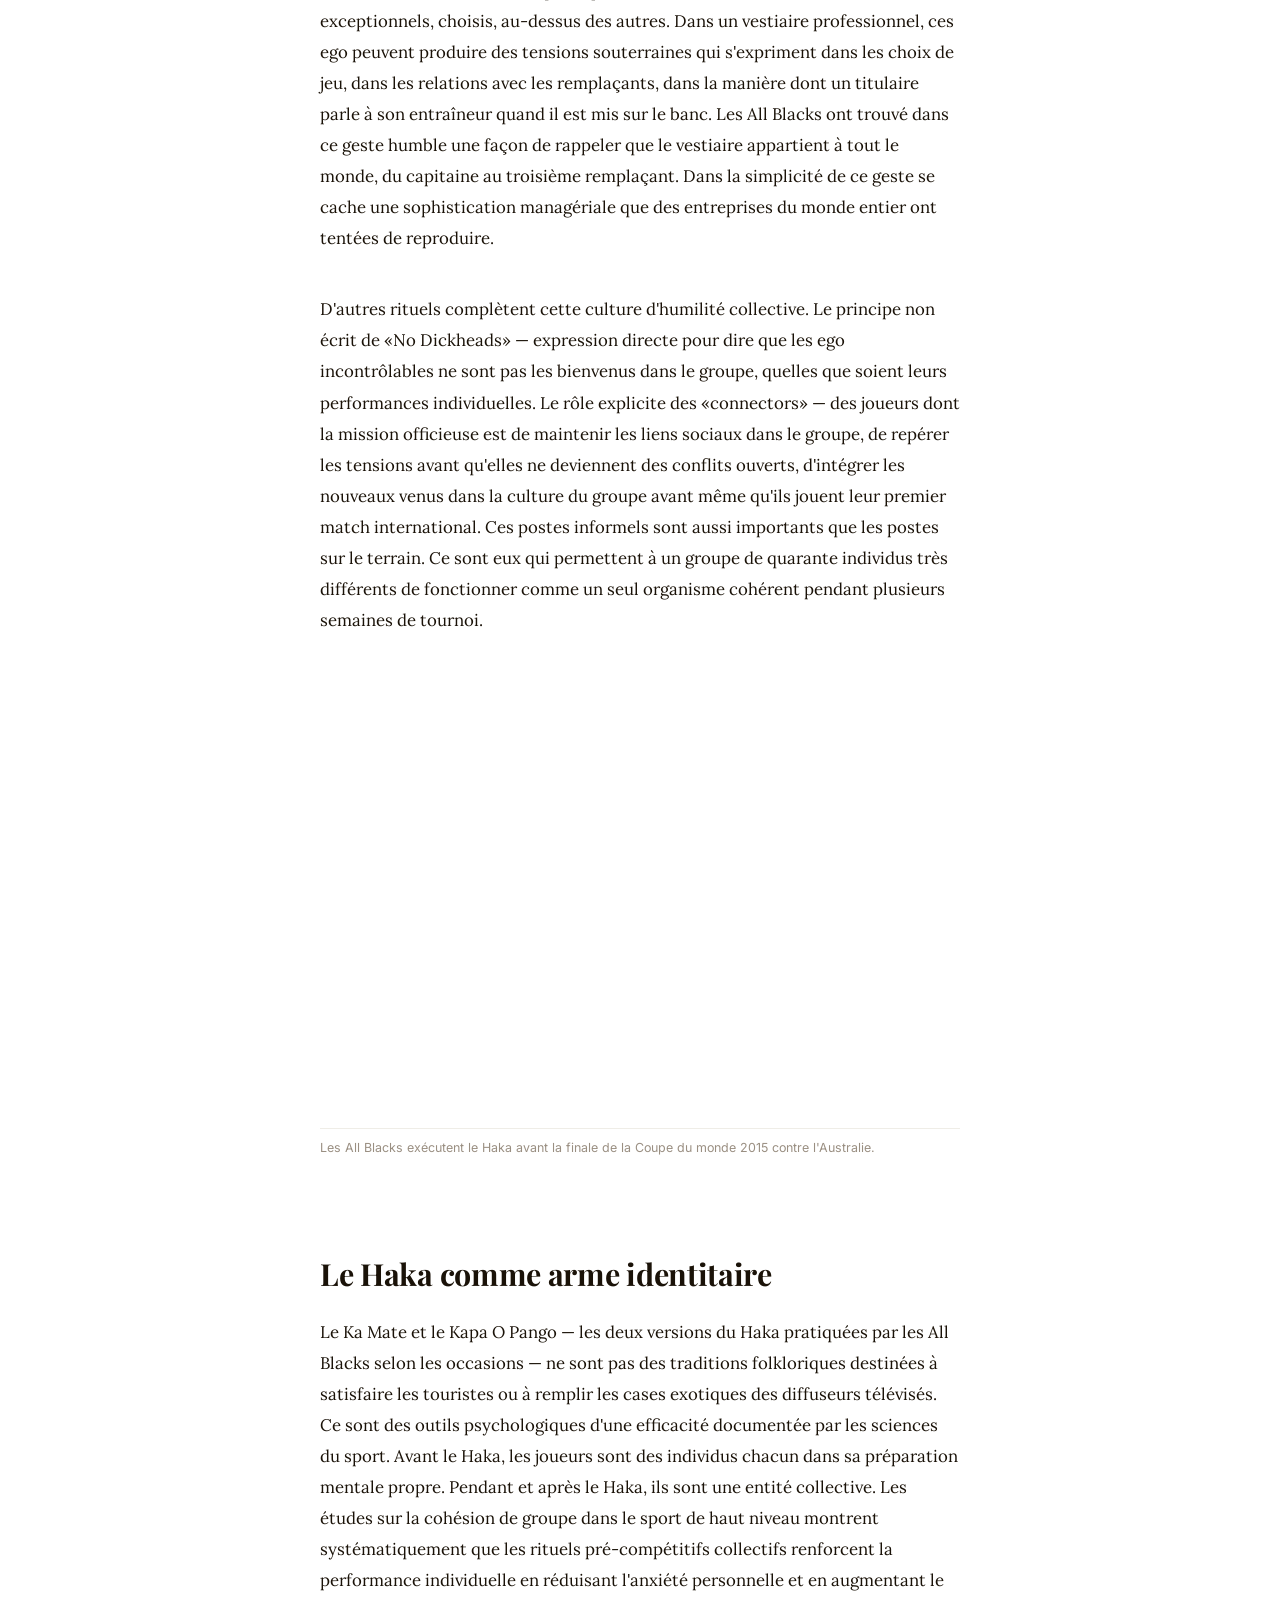
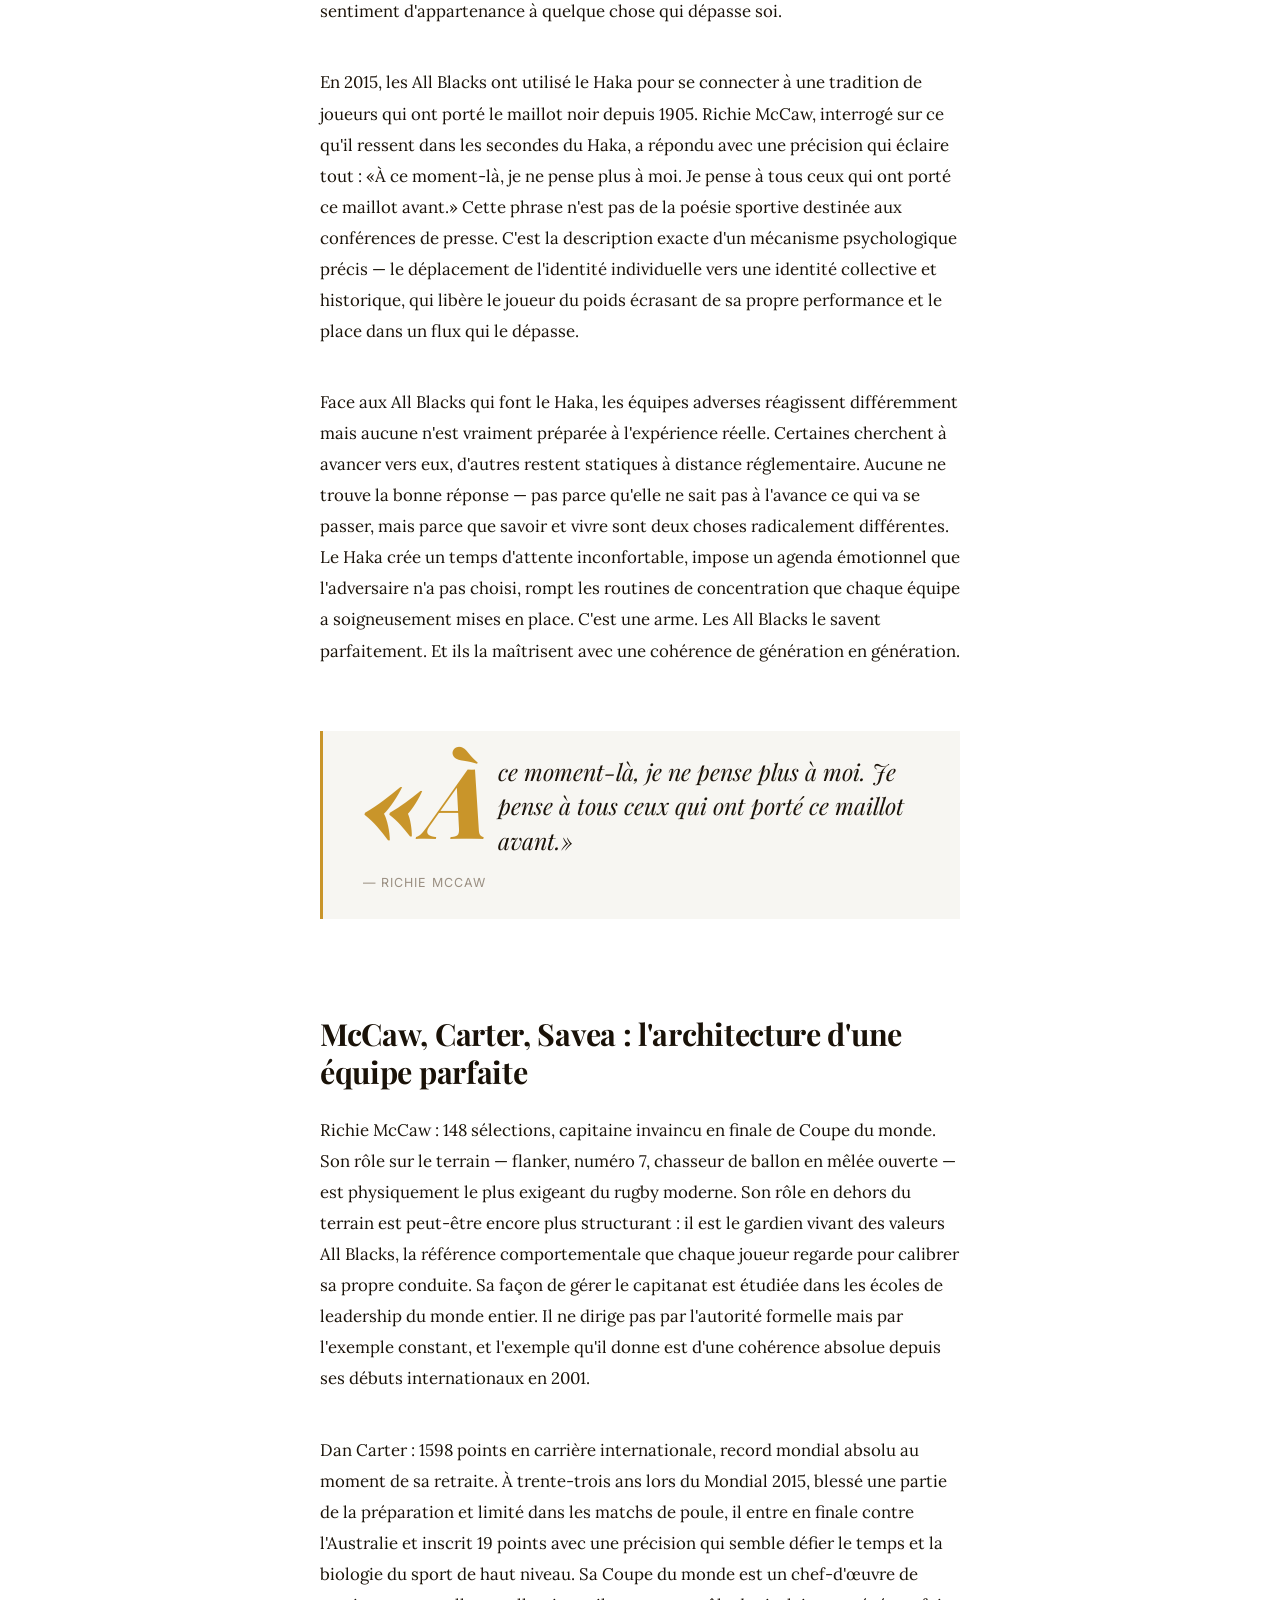
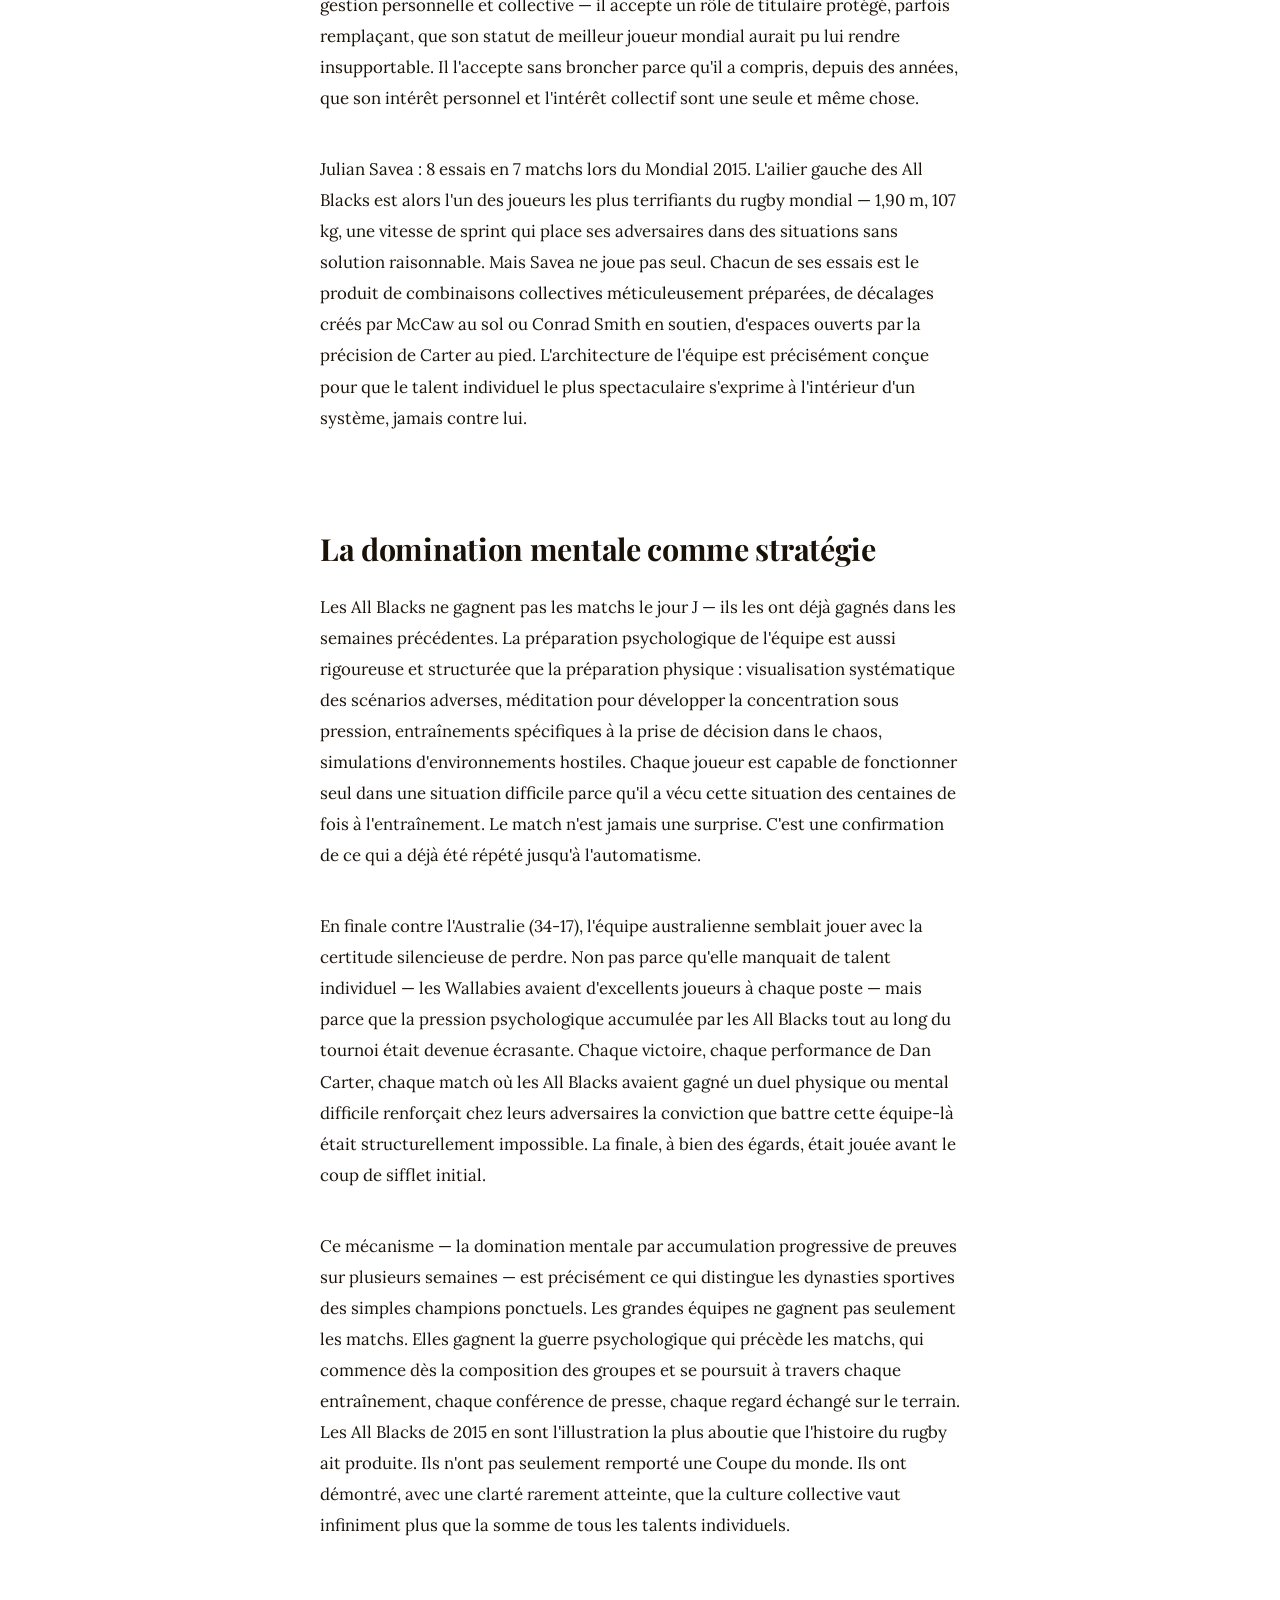
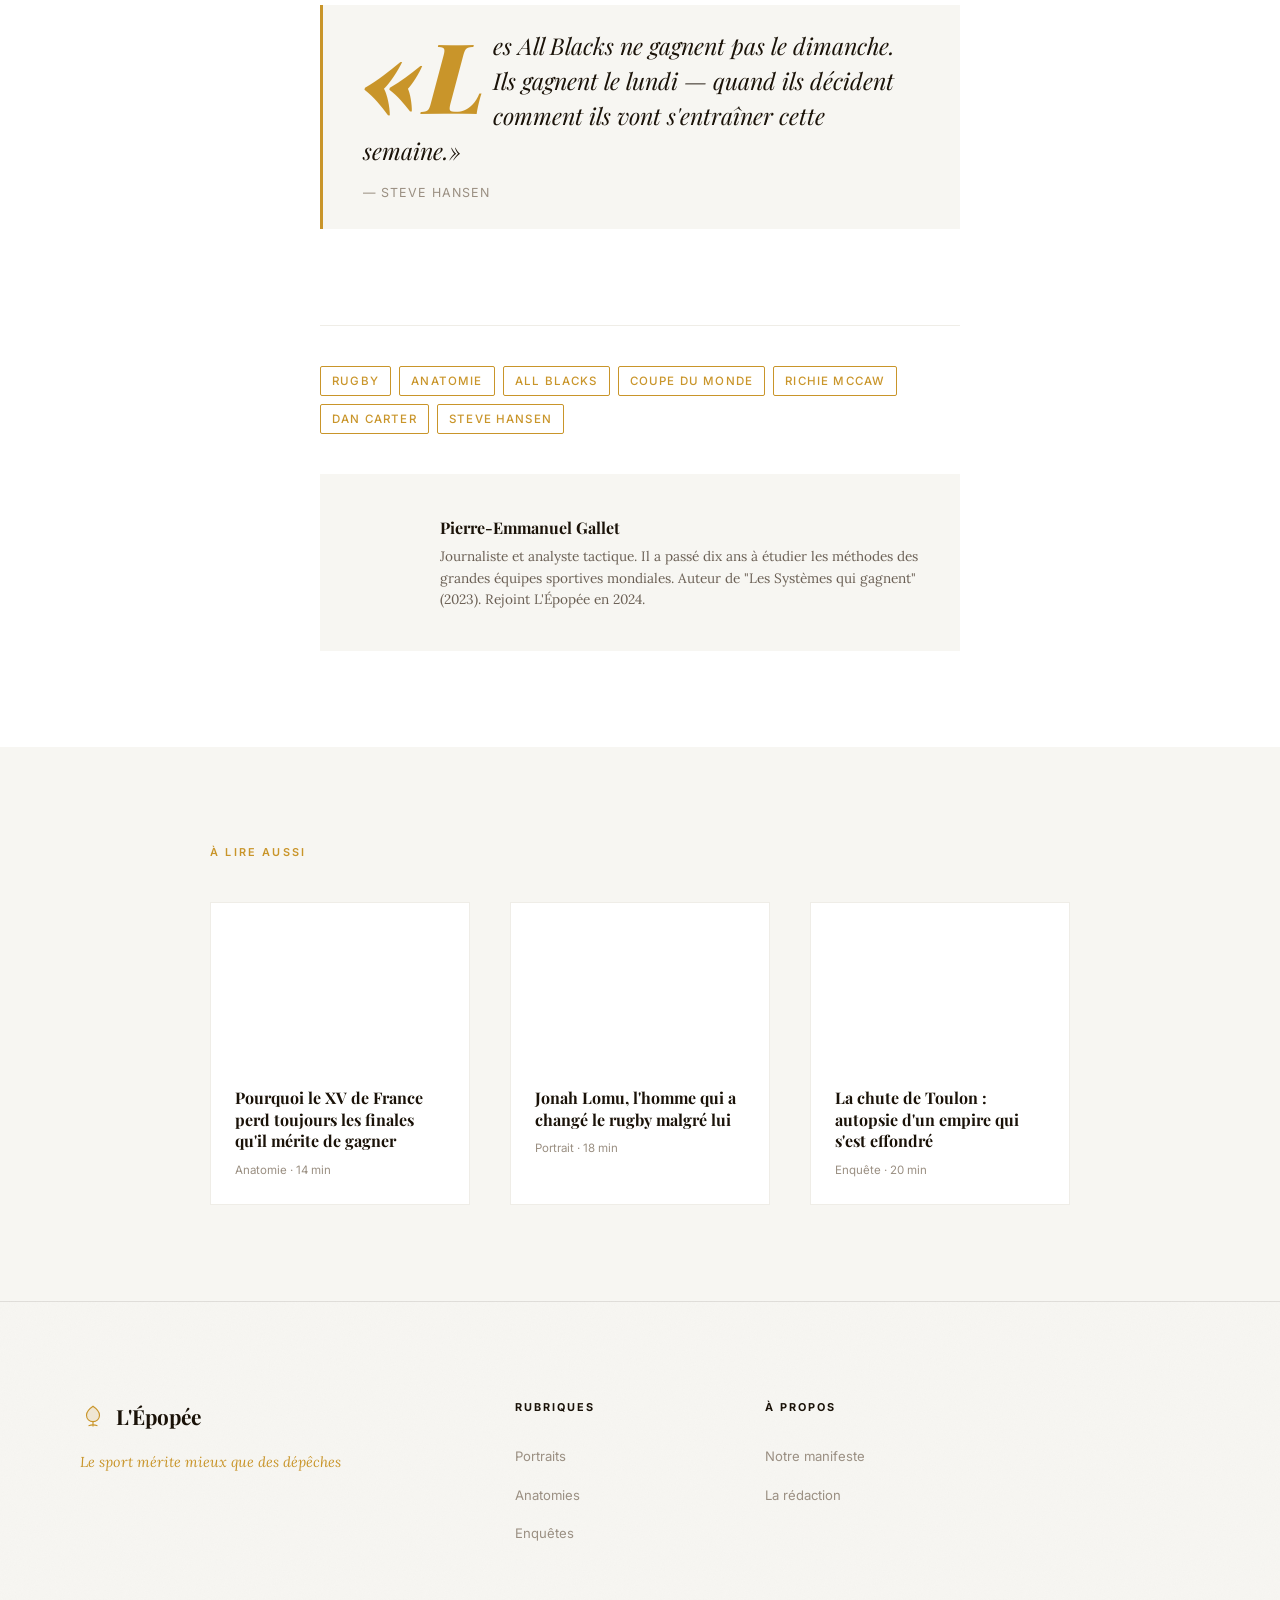
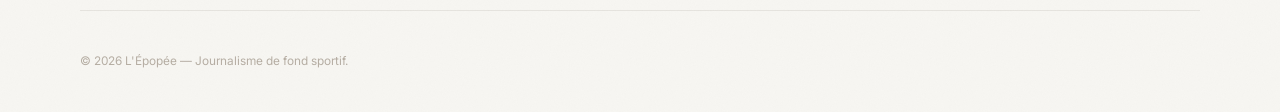
<file: sports-media/articles/all-blacks-2015.html>
<!DOCTYPE html>
<html lang="fr">
<head>
  <meta charset="UTF-8" />
  <meta name="viewport" content="width=device-width, initial-scale=1.0" />
  <title>L'anatomie d'une invincibilité : les All Blacks 2015 — L'Épopée</title>
  <meta name="description" content="Ils ont disputé quatorze matchs. Ils en ont gagné quatorze. Mais l'invincibilité des All Blacks à la Coupe du monde 2015 n'était pas une question de talent individuel — c'était l'aboutissement d'une décennie de construction psychologique, d'une culture de la responsabilité collective que peu d'équipes dans l'histoire du sport ont réussi à incarner." />
  <link rel="preconnect" href="https://fonts.googleapis.com" />
  <link rel="preconnect" href="https://fonts.gstatic.com" crossorigin />
  <link href="https://fonts.googleapis.com/css2?family=Playfair+Display:ital,wght@0,400;0,600;0,700;0,900;1,400;1,600&family=Lora:ital,wght@0,400;0,500;1,400&family=Inter:wght@300;400;500;600&display=swap" rel="stylesheet" />
  <link rel="stylesheet" href="/sports-media/style.css" />
  <style>
    .article-hero {
      position: relative;
      height: clamp(420px, 60vh, 700px);
      overflow: hidden;
      background-image: url("https://picsum.photos/seed/all-blacks-2015/1600/900");
      background-size: cover;
      background-position: center 30%;
    }
    .article-hero-overlay {
      position: absolute;
      inset: 0;
      background: linear-gradient(to top, rgba(10,6,2,0.88) 0%, rgba(10,6,2,0.4) 50%, rgba(10,6,2,0.1) 100%);
    }
    .article-hero-content {
      position: absolute;
      bottom: 0; left: 0; right: 0;
      padding: var(--space-3xl) var(--container-pad) var(--space-2xl);
      max-width: 860px;
      margin-inline: auto;
    }
    .article-kicker { display: flex; align-items: center; gap: var(--space-md); margin-bottom: var(--space-lg); }
    .article-title { font-family: var(--font-display); font-size: clamp(2rem, 5vw, 3.8rem); font-weight: 900; line-height: 1.1; color: #fff; letter-spacing: -0.02em; margin-bottom: var(--space-lg); }
    .article-standfirst { font-family: var(--font-body); font-size: clamp(1rem, 1.8vw, 1.2rem); color: rgba(255,255,255,0.82); line-height: 1.65; max-width: 680px; margin-bottom: var(--space-xl); }
    .article-byline { display: flex; align-items: center; gap: var(--space-lg); font-family: var(--font-ui); font-size: 0.82rem; color: rgba(255,255,255,0.65); flex-wrap: wrap; }
    .article-byline strong { color: rgba(255,255,255,0.9); }
    .article-byline-sep { color: rgba(255,255,255,0.3); }
    .article-wrapper { max-width: 720px; margin-inline: auto; padding: var(--space-3xl) var(--container-pad); }
    .article-body p { font-family: var(--font-body); font-size: 1.05rem; line-height: 1.85; color: var(--color-ink); margin-bottom: var(--space-xl); }
    .article-body p:first-of-type::first-letter { font-family: var(--font-display); font-size: 4.2em; font-weight: 900; color: var(--color-bordeaux); float: left; line-height: 0.72; margin-right: 0.08em; margin-top: 0.1em; }
    .article-body h2 { font-family: var(--font-display); font-size: clamp(1.4rem, 2.5vw, 1.9rem); font-weight: 700; color: var(--color-ink); line-height: 1.25; margin-top: var(--space-3xl); margin-bottom: var(--space-lg); letter-spacing: -0.01em; }
    .article-pullquote { border-left: 3px solid var(--color-bordeaux); padding: var(--space-lg) var(--space-xl); margin: var(--space-2xl) 0; background: var(--color-cream-dark); }
    .article-pullquote p { font-family: var(--font-display); font-size: clamp(1.15rem, 2vw, 1.45rem); font-style: italic; color: var(--color-ink); line-height: 1.5; margin-bottom: var(--space-sm) !important; }
    .article-pullquote cite { font-family: var(--font-ui); font-size: 0.78rem; color: var(--color-ink-muted); letter-spacing: 0.08em; text-transform: uppercase; font-style: normal; }
    .article-image { margin: var(--space-2xl) 0; }
    .article-image img, .article-image .img-placeholder { width: 100%; height: 420px; object-fit: cover; display: block; background-image: url("https://picsum.photos/seed/all-blacks-haka/900/420"); background-size: cover; background-position: center; }
    .article-image figcaption { font-family: var(--font-ui); font-size: 0.78rem; color: var(--color-ink-muted); margin-top: var(--space-sm); padding-top: var(--space-sm); border-top: 1px solid var(--color-cream-darker); }
    .article-stats { background: var(--color-cream-dark); border: 1px solid var(--color-cream-darker); padding: var(--space-xl); margin: var(--space-2xl) 0; }
    .article-stats-title { font-family: var(--font-ui); font-size: 0.68rem; font-weight: 600; letter-spacing: 0.2em; text-transform: uppercase; color: var(--color-bordeaux); margin-bottom: var(--space-lg); }
    .article-stats-grid { display: grid; grid-template-columns: repeat(auto-fit, minmax(130px, 1fr)); gap: var(--space-lg); }
    .stat-item { text-align: center; }
    .stat-number { font-family: var(--font-display); font-size: 2.4rem; font-weight: 900; color: var(--color-bordeaux); line-height: 1; display: block; }
    .stat-label { font-family: var(--font-ui); font-size: 0.72rem; color: var(--color-ink-mid); letter-spacing: 0.06em; text-transform: uppercase; margin-top: var(--space-xs); display: block; }
    .article-footer { border-top: 1px solid var(--color-cream-darker); margin-top: var(--space-3xl); padding-top: var(--space-xl); }
    .article-tags { display: flex; flex-wrap: wrap; gap: var(--space-sm); margin-bottom: var(--space-xl); }
    .article-tag { font-family: var(--font-ui); font-size: 0.72rem; font-weight: 500; letter-spacing: 0.1em; text-transform: uppercase; color: var(--color-bordeaux); border: 1px solid var(--color-bordeaux); padding: 0.25rem 0.7rem; border-radius: 2px; }
    .article-author-bio { display: flex; gap: var(--space-lg); align-items: flex-start; background: var(--color-cream-dark); padding: var(--space-xl); }
    .author-avatar { width: 56px; height: 56px; border-radius: 50%; background-image: url("https://picsum.photos/seed/author-pierre/56/56"); background-size: cover; flex-shrink: 0; }
    .author-name { font-family: var(--font-display); font-size: 1rem; font-weight: 700; color: var(--color-ink); }
    .author-desc { font-family: var(--font-body); font-size: 0.85rem; color: var(--color-ink-mid); line-height: 1.6; margin-top: 0.25rem; }
    .related { background: var(--color-cream-dark); padding: var(--space-3xl) var(--container-pad); }
    .related-inner { max-width: 860px; margin-inline: auto; }
    .related-title { font-family: var(--font-ui); font-size: 0.68rem; font-weight: 600; letter-spacing: 0.2em; text-transform: uppercase; color: var(--color-bordeaux); margin-bottom: var(--space-xl); }
    .related-grid { display: grid; grid-template-columns: repeat(auto-fit, minmax(240px, 1fr)); gap: var(--space-xl); }
    .related-card { background: #fff; border: 1px solid var(--color-cream-darker); overflow: hidden; transition: transform var(--transition-base), box-shadow var(--transition-base); }
    .related-card:hover { transform: translateY(-3px); box-shadow: var(--shadow-hover); }
    .related-card-img { height: 160px; background-size: cover; background-position: center; }
    .related-card-body { padding: var(--space-lg); }
    .related-card-title { font-family: var(--font-display); font-size: 1rem; font-weight: 700; color: var(--color-ink); line-height: 1.35; margin-bottom: var(--space-sm); }
    .related-card-title a { color: inherit; text-decoration: none; transition: color var(--transition-base); }
    .related-card-title a:hover { color: var(--color-bordeaux); }
    .related-card-meta { font-family: var(--font-ui); font-size: 0.72rem; color: var(--color-ink-muted); }
    .back-link { display: block; font-family: var(--font-ui); font-size: 0.78rem; font-weight: 500; letter-spacing: 0.06em; text-transform: uppercase; color: var(--color-bordeaux); padding: var(--space-md) var(--container-pad); border-bottom: 1px solid var(--color-cream-darker); max-width: 100%; }
    .back-link:hover { text-decoration: underline; }
    @media (max-width: 768px) { .article-title { font-size: 1.9rem; } .article-wrapper { padding: var(--space-2xl) var(--container-pad); } .article-stats-grid { grid-template-columns: repeat(2, 1fr); } }
  </style>
</head>
<body>
  <div class="progress-bar" id="progressBar" aria-hidden="true"></div>
  <div class="top-bar"><span>Le sport a toujours eu ses épopées. On les raconte.</span></div>
  <nav class="nav" id="mainNav">
    <div class="nav-inner">
      <a href="/sports-media/index.html" class="nav-logo" aria-label="L'Épopée — accueil">
        <svg class="nav-logo-icon" viewBox="0 0 32 32" fill="none" xmlns="http://www.w3.org/2000/svg">
          <path d="M16 4 C16 4 8 9.5 8 15 C8 19.4 11.6 23 16 23 C20.4 23 24 19.4 24 15 C24 9.5 16 4 16 4 Z" fill="#C9952A" opacity="0.15"/>
          <path d="M16 4 C16 4 8 9.5 8 15 C8 19.4 11.6 23 16 23 C20.4 23 24 19.4 24 15 C24 9.5 16 4 16 4 Z" stroke="#C9952A" stroke-width="1.4" fill="none"/>
          <line x1="16" y1="23" x2="16" y2="29" stroke="#C9952A" stroke-width="1.4"/>
          <path d="M10.5 28 Q16 26 21.5 28" stroke="#C9952A" stroke-width="1.4" fill="none"/>
        </svg>
        <span class="nav-logo-text">L'Épopée</span>
      </a>
      <ul class="nav-links" id="navLinks">
        <li><a href="/sports-media/index.html#portraits" class="nav-link">Portraits</a></li>
        <li><a href="/sports-media/index.html#anatomies" class="nav-link">Anatomies</a></li>
        <li><a href="/sports-media/index.html#enquetes" class="nav-link">Enquêtes</a></li>
        <li><a href="/sports-media/index.html#epopees" class="nav-link">Épopées</a></li>
        <li><a href="/sports-media/index.html#about" class="nav-link">À propos</a></li>
      </ul>
      <div class="nav-actions">
        <a href="/sports-media/index.html#abonnement" class="btn-subscribe">S'abonner</a>
      </div>
      <button class="nav-hamburger" id="hamburgerBtn" aria-label="Menu" aria-expanded="false">
        <span></span><span></span><span></span>
      </button>
    </div>
  </nav>
  <a href="/sports-media/index.html" class="back-link">← Retour à L'Épopée</a>
  <header class="article-hero">
    <div class="article-hero-overlay"></div>
    <div class="article-hero-content">
      <div class="article-kicker">
        <span class="badge badge--enquete">Anatomie</span>
        <span class="badge badge--epopee">Rugby</span>
      </div>
      <h1 class="article-title">L'anatomie d'une invincibilité : les All Blacks 2015</h1>
      <p class="article-standfirst">Ils ont disputé quatorze matchs. Ils en ont gagné quatorze. Mais l'invincibilité des All Blacks à la Coupe du monde 2015 n'était pas une question de talent individuel — c'était l'aboutissement d'une décennie de construction psychologique, d'une culture de la responsabilité collective que peu d'équipes dans l'histoire du sport ont réussi à incarner.</p>
      <div class="article-byline">
        <span>Par <strong>Pierre-Emmanuel Gallet</strong></span>
        <span class="article-byline-sep">·</span>
        <time>5 juin 2026</time>
        <span class="article-byline-sep">·</span>
        <span>25 min de lecture</span>
      </div>
    </div>
  </header>
  <main>
    <article class="article-wrapper">
      <div class="article-body">

        <p>La Coupe du monde 2015 en Angleterre aurait pu être la compétition d'une révélation ou d'une surprise. Elle n'a été ni l'une ni l'autre. Les All Blacks ont tout gagné — les matchs de poule, les phases finales, la finale — avec une régularité qui n'était pas de la chance mais le produit d'un système. Un système de sélection des caractères autant que des corps, d'entraînement des esprits autant que des muscles, de construction d'une culture collective qui rendait la défaite non pas impossible mais simplement inconcevable. Comprendre comment cette équipe-là a dominé un tournoi mondial, c'est comprendre ce qui sépare les grandes équipes des légendaires.</p>

        <div class="article-stats">
          <div class="article-stats-title">All Blacks — Coupe du monde 2015</div>
          <div class="article-stats-grid">
            <div class="stat-item">
              <span class="stat-number">14/14</span>
              <span class="stat-label">Victoires</span>
            </div>
            <div class="stat-item">
              <span class="stat-number">491</span>
              <span class="stat-label">Points marqués</span>
            </div>
            <div class="stat-item">
              <span class="stat-number">2</span>
              <span class="stat-label">Coupes du monde consécutives</span>
            </div>
            <div class="stat-item">
              <span class="stat-number">Dan Carter</span>
              <span class="stat-label">Joueur du tournoi</span>
            </div>
          </div>
        </div>

        <h2>Steve Hansen et la doctrine du «Better People»</h2>

        <p>Quand Steve Hansen prend les rênes des All Blacks en 2012, il hérite d'une équipe championne du monde et d'un staff qui a déjà réfléchi profondément à ce que signifie porter le maillot noir. Sa philosophie, formulée avec une simplicité trompeuse : «Better People Make Better All Blacks». Il ne cherche pas uniquement les joueurs les plus forts ou les plus rapides — il cherche des individus capables de gérer la pression écrasante du maillot noir sans s'y noyer, des hommes qui trouveront dans la responsabilité collective une source de force plutôt qu'un fardeau insupportable. La distinction peut sembler subtile. Elle est en réalité radicale, et elle explique des décisions de sélection qui ont longtemps déconcerté les observateurs extérieurs.</p>

        <p>Ce critère psychologique se traduit concrètement dans les méthodes d'évaluation des joueurs. Des individus techniquement supérieurs à leurs concurrents ont été écartés parce qu'ils ne correspondaient pas au profil de vestiaire requis. Des joueurs moins spectaculaires mais dotés d'une intelligence émotionnelle supérieure ont été préférés et ont finalement contribué davantage à la cohésion collective. Hansen et son staff ont développé un système d'observation qui va bien au-delà des statistiques de match : comment un joueur réagit-il à une erreur personnelle ? Comment parle-t-il de ses coéquipiers en dehors du terrain ? Comment gère-t-il une semaine d'entraînement sans l'adrénaline d'un match ? Ces questions comptent autant, dans leur philosophie, que la vitesse sur cinquante mètres ou la précision au pied.</p>

        <p>En 2015, cette politique de sélection à long terme produit un vestiaire d'une cohérence rare dans le sport professionnel moderne. Aucune rivalité toxique. Aucune star qui se comporterait différemment des autres. Richie McCaw, capitaine avec 148 sélections au compteur, est réputé pour être le premier sur le terrain d'entraînement et le dernier à le quitter. Dan Carter, meilleur buteur de l'histoire du rugby mondial, est connu pour sa disponibilité et sa patience envers les jeunes joueurs qui lui succéderont. La hiérarchie existe — elle est même très claire — mais elle s'exprime dans l'exemple et le service, jamais dans le statut ou le privilège.</p>

        <h2>La culture du vestiaire : «Sweep the sheds»</h2>

        <p>Le concept de «Sweep the sheds» — balayer les vestiaires après les matchs — est devenu le symbole le plus connu de la culture All Blacks depuis que James Kerr en a fait le cœur de son livre «Legacy» (2013). Les joueurs les plus titrés, les plus capés, balaient les vestiaires après les matchs, qu'il s'agisse d'une victoire en finale de Coupe du monde ou d'un match de préparation. Ce n'est pas une punition pour les résultats décevants, ni un geste de communication savamment orchestré pour les relations publiques. C'est un rappel quotidien et physique, ancré dans le corps avant de l'être dans l'esprit : aucune star n'est au-dessus du collectif. Aucune célébrité individuelle ne prime sur la responsabilité partagée.</p>

        <p>Ce rituel, aussi anecdotique qu'il puisse paraître de l'extérieur, a une fonction psychologique précise et documentée. Il contre-programme l'ego des joueurs de haut niveau — des individus qui, depuis l'enfance, ont été traités comme exceptionnels, choisis, au-dessus des autres. Dans un vestiaire professionnel, ces ego peuvent produire des tensions souterraines qui s'expriment dans les choix de jeu, dans les relations avec les remplaçants, dans la manière dont un titulaire parle à son entraîneur quand il est mis sur le banc. Les All Blacks ont trouvé dans ce geste humble une façon de rappeler que le vestiaire appartient à tout le monde, du capitaine au troisième remplaçant. Dans la simplicité de ce geste se cache une sophistication managériale que des entreprises du monde entier ont tentées de reproduire.</p>

        <p>D'autres rituels complètent cette culture d'humilité collective. Le principe non écrit de «No Dickheads» — expression directe pour dire que les ego incontrôlables ne sont pas les bienvenus dans le groupe, quelles que soient leurs performances individuelles. Le rôle explicite des «connectors» — des joueurs dont la mission officieuse est de maintenir les liens sociaux dans le groupe, de repérer les tensions avant qu'elles ne deviennent des conflits ouverts, d'intégrer les nouveaux venus dans la culture du groupe avant même qu'ils jouent leur premier match international. Ces postes informels sont aussi importants que les postes sur le terrain. Ce sont eux qui permettent à un groupe de quarante individus très différents de fonctionner comme un seul organisme cohérent pendant plusieurs semaines de tournoi.</p>

        <figure class="article-image">
          <div class="img-placeholder"></div>
          <figcaption>Les All Blacks exécutent le Haka avant la finale de la Coupe du monde 2015 contre l'Australie.</figcaption>
        </figure>

        <h2>Le Haka comme arme identitaire</h2>

        <p>Le Ka Mate et le Kapa O Pango — les deux versions du Haka pratiquées par les All Blacks selon les occasions — ne sont pas des traditions folkloriques destinées à satisfaire les touristes ou à remplir les cases exotiques des diffuseurs télévisés. Ce sont des outils psychologiques d'une efficacité documentée par les sciences du sport. Avant le Haka, les joueurs sont des individus chacun dans sa préparation mentale propre. Pendant et après le Haka, ils sont une entité collective. Les études sur la cohésion de groupe dans le sport de haut niveau montrent systématiquement que les rituels pré-compétitifs collectifs renforcent la performance individuelle en réduisant l'anxiété personnelle et en augmentant le sentiment d'appartenance à quelque chose qui dépasse soi.</p>

        <p>En 2015, les All Blacks ont utilisé le Haka pour se connecter à une tradition de joueurs qui ont porté le maillot noir depuis 1905. Richie McCaw, interrogé sur ce qu'il ressent dans les secondes du Haka, a répondu avec une précision qui éclaire tout : «À ce moment-là, je ne pense plus à moi. Je pense à tous ceux qui ont porté ce maillot avant.» Cette phrase n'est pas de la poésie sportive destinée aux conférences de presse. C'est la description exacte d'un mécanisme psychologique précis — le déplacement de l'identité individuelle vers une identité collective et historique, qui libère le joueur du poids écrasant de sa propre performance et le place dans un flux qui le dépasse.</p>

        <p>Face aux All Blacks qui font le Haka, les équipes adverses réagissent différemment mais aucune n'est vraiment préparée à l'expérience réelle. Certaines cherchent à avancer vers eux, d'autres restent statiques à distance réglementaire. Aucune ne trouve la bonne réponse — pas parce qu'elle ne sait pas à l'avance ce qui va se passer, mais parce que savoir et vivre sont deux choses radicalement différentes. Le Haka crée un temps d'attente inconfortable, impose un agenda émotionnel que l'adversaire n'a pas choisi, rompt les routines de concentration que chaque équipe a soigneusement mises en place. C'est une arme. Les All Blacks le savent parfaitement. Et ils la maîtrisent avec une cohérence de génération en génération.</p>

        <div class="article-pullquote">
          <p>«À ce moment-là, je ne pense plus à moi. Je pense à tous ceux qui ont porté ce maillot avant.»</p>
          <cite>— Richie McCaw</cite>
        </div>

        <h2>McCaw, Carter, Savea : l'architecture d'une équipe parfaite</h2>

        <p>Richie McCaw : 148 sélections, capitaine invaincu en finale de Coupe du monde. Son rôle sur le terrain — flanker, numéro 7, chasseur de ballon en mêlée ouverte — est physiquement le plus exigeant du rugby moderne. Son rôle en dehors du terrain est peut-être encore plus structurant : il est le gardien vivant des valeurs All Blacks, la référence comportementale que chaque joueur regarde pour calibrer sa propre conduite. Sa façon de gérer le capitanat est étudiée dans les écoles de leadership du monde entier. Il ne dirige pas par l'autorité formelle mais par l'exemple constant, et l'exemple qu'il donne est d'une cohérence absolue depuis ses débuts internationaux en 2001.</p>

        <p>Dan Carter : 1598 points en carrière internationale, record mondial absolu au moment de sa retraite. À trente-trois ans lors du Mondial 2015, blessé une partie de la préparation et limité dans les matchs de poule, il entre en finale contre l'Australie et inscrit 19 points avec une précision qui semble défier le temps et la biologie du sport de haut niveau. Sa Coupe du monde est un chef-d'œuvre de gestion personnelle et collective — il accepte un rôle de titulaire protégé, parfois remplaçant, que son statut de meilleur joueur mondial aurait pu lui rendre insupportable. Il l'accepte sans broncher parce qu'il a compris, depuis des années, que son intérêt personnel et l'intérêt collectif sont une seule et même chose.</p>

        <p>Julian Savea : 8 essais en 7 matchs lors du Mondial 2015. L'ailier gauche des All Blacks est alors l'un des joueurs les plus terrifiants du rugby mondial — 1,90 m, 107 kg, une vitesse de sprint qui place ses adversaires dans des situations sans solution raisonnable. Mais Savea ne joue pas seul. Chacun de ses essais est le produit de combinaisons collectives méticuleusement préparées, de décalages créés par McCaw au sol ou Conrad Smith en soutien, d'espaces ouverts par la précision de Carter au pied. L'architecture de l'équipe est précisément conçue pour que le talent individuel le plus spectaculaire s'exprime à l'intérieur d'un système, jamais contre lui.</p>

        <h2>La domination mentale comme stratégie</h2>

        <p>Les All Blacks ne gagnent pas les matchs le jour J — ils les ont déjà gagnés dans les semaines précédentes. La préparation psychologique de l'équipe est aussi rigoureuse et structurée que la préparation physique : visualisation systématique des scénarios adverses, méditation pour développer la concentration sous pression, entraînements spécifiques à la prise de décision dans le chaos, simulations d'environnements hostiles. Chaque joueur est capable de fonctionner seul dans une situation difficile parce qu'il a vécu cette situation des centaines de fois à l'entraînement. Le match n'est jamais une surprise. C'est une confirmation de ce qui a déjà été répété jusqu'à l'automatisme.</p>

        <p>En finale contre l'Australie (34-17), l'équipe australienne semblait jouer avec la certitude silencieuse de perdre. Non pas parce qu'elle manquait de talent individuel — les Wallabies avaient d'excellents joueurs à chaque poste — mais parce que la pression psychologique accumulée par les All Blacks tout au long du tournoi était devenue écrasante. Chaque victoire, chaque performance de Dan Carter, chaque match où les All Blacks avaient gagné un duel physique ou mental difficile renforçait chez leurs adversaires la conviction que battre cette équipe-là était structurellement impossible. La finale, à bien des égards, était jouée avant le coup de sifflet initial.</p>

        <p>Ce mécanisme — la domination mentale par accumulation progressive de preuves sur plusieurs semaines — est précisément ce qui distingue les dynasties sportives des simples champions ponctuels. Les grandes équipes ne gagnent pas seulement les matchs. Elles gagnent la guerre psychologique qui précède les matchs, qui commence dès la composition des groupes et se poursuit à travers chaque entraînement, chaque conférence de presse, chaque regard échangé sur le terrain. Les All Blacks de 2015 en sont l'illustration la plus aboutie que l'histoire du rugby ait produite. Ils n'ont pas seulement remporté une Coupe du monde. Ils ont démontré, avec une clarté rarement atteinte, que la culture collective vaut infiniment plus que la somme de tous les talents individuels.</p>

        <div class="article-pullquote">
          <p>«Les All Blacks ne gagnent pas le dimanche. Ils gagnent le lundi — quand ils décident comment ils vont s'entraîner cette semaine.»</p>
          <cite>— Steve Hansen</cite>
        </div>

      </div>
      <footer class="article-footer">
        <div class="article-tags">
          <span class="article-tag">Rugby</span>
          <span class="article-tag">Anatomie</span>
          <span class="article-tag">All Blacks</span>
          <span class="article-tag">Coupe du monde</span>
          <span class="article-tag">Richie McCaw</span>
          <span class="article-tag">Dan Carter</span>
          <span class="article-tag">Steve Hansen</span>
        </div>
        <div class="article-author-bio">
          <div class="author-avatar"></div>
          <div>
            <div class="author-name">Pierre-Emmanuel Gallet</div>
            <p class="author-desc">Journaliste et analyste tactique. Il a passé dix ans à étudier les méthodes des grandes équipes sportives mondiales. Auteur de "Les Systèmes qui gagnent" (2023). Rejoint L'Épopée en 2024.</p>
          </div>
        </div>
      </footer>
    </article>
    <section class="related">
      <div class="related-inner">
        <h2 class="related-title">À lire aussi</h2>
        <div class="related-grid">
          <div class="related-card">
            <div class="related-card-img" style="background-image: url('https://picsum.photos/seed/xv-france-finals/600/300');"></div>
            <div class="related-card-body">
              <div class="related-card-title"><a href="/sports-media/articles/xv-de-france-finales.html">Pourquoi le XV de France perd toujours les finales qu'il mérite de gagner</a></div>
              <div class="related-card-meta">Anatomie · 14 min</div>
            </div>
          </div>
          <div class="related-card">
            <div class="related-card-img" style="background-image: url('https://picsum.photos/seed/lomu-portrait/600/300');"></div>
            <div class="related-card-body">
              <div class="related-card-title"><a href="/sports-media/articles/jonah-lomu.html">Jonah Lomu, l'homme qui a changé le rugby malgré lui</a></div>
              <div class="related-card-meta">Portrait · 18 min</div>
            </div>
          </div>
          <div class="related-card">
            <div class="related-card-img" style="background-image: url('https://picsum.photos/seed/toulon-stade/600/300');"></div>
            <div class="related-card-body">
              <div class="related-card-title"><a href="/sports-media/articles/chute-de-toulon.html">La chute de Toulon : autopsie d'un empire qui s'est effondré</a></div>
              <div class="related-card-meta">Enquête · 20 min</div>
            </div>
          </div>
        </div>
      </div>
    </section>
  </main>
  <footer class="footer">
    <div class="container">
      <div class="footer-top">
        <div class="footer-brand">
          <a href="/sports-media/index.html" class="footer-logo">
            <svg class="footer-logo-icon" viewBox="0 0 32 32" fill="none" xmlns="http://www.w3.org/2000/svg">
              <path d="M16 4 C16 4 8 9.5 8 15 C8 19.4 11.6 23 16 23 C20.4 23 24 19.4 24 15 C24 9.5 16 4 16 4 Z" fill="#C9952A" opacity="0.15"/>
              <path d="M16 4 C16 4 8 9.5 8 15 C8 19.4 11.6 23 16 23 C20.4 23 24 19.4 24 15 C24 9.5 16 4 16 4 Z" stroke="#C9952A" stroke-width="1.4" fill="none"/>
              <line x1="16" y1="23" x2="16" y2="29" stroke="#C9952A" stroke-width="1.4"/>
              <path d="M10.5 28 Q16 26 21.5 28" stroke="#C9952A" stroke-width="1.4" fill="none"/>
            </svg>
            <span class="footer-logo-text">L'Épopée</span>
          </a>
          <p class="footer-tagline">Le sport mérite mieux que des dépêches</p>
        </div>
        <div class="footer-col">
          <h4 class="footer-col-title">Rubriques</h4>
          <ul class="footer-links">
            <li><a href="/sports-media/index.html#portraits">Portraits</a></li>
            <li><a href="/sports-media/index.html#anatomies">Anatomies</a></li>
            <li><a href="/sports-media/index.html#enquetes">Enquêtes</a></li>
          </ul>
        </div>
        <div class="footer-col">
          <h4 class="footer-col-title">À propos</h4>
          <ul class="footer-links">
            <li><a href="#">Notre manifeste</a></li>
            <li><a href="#">La rédaction</a></li>
          </ul>
        </div>
      </div>
      <div class="footer-bottom">
        <p class="footer-copy">© 2026 L'Épopée — Journalisme de fond sportif.</p>
      </div>
    </div>
  </footer>
  <script src="/sports-media/script.js"></script>
</body>
</html>
</file>
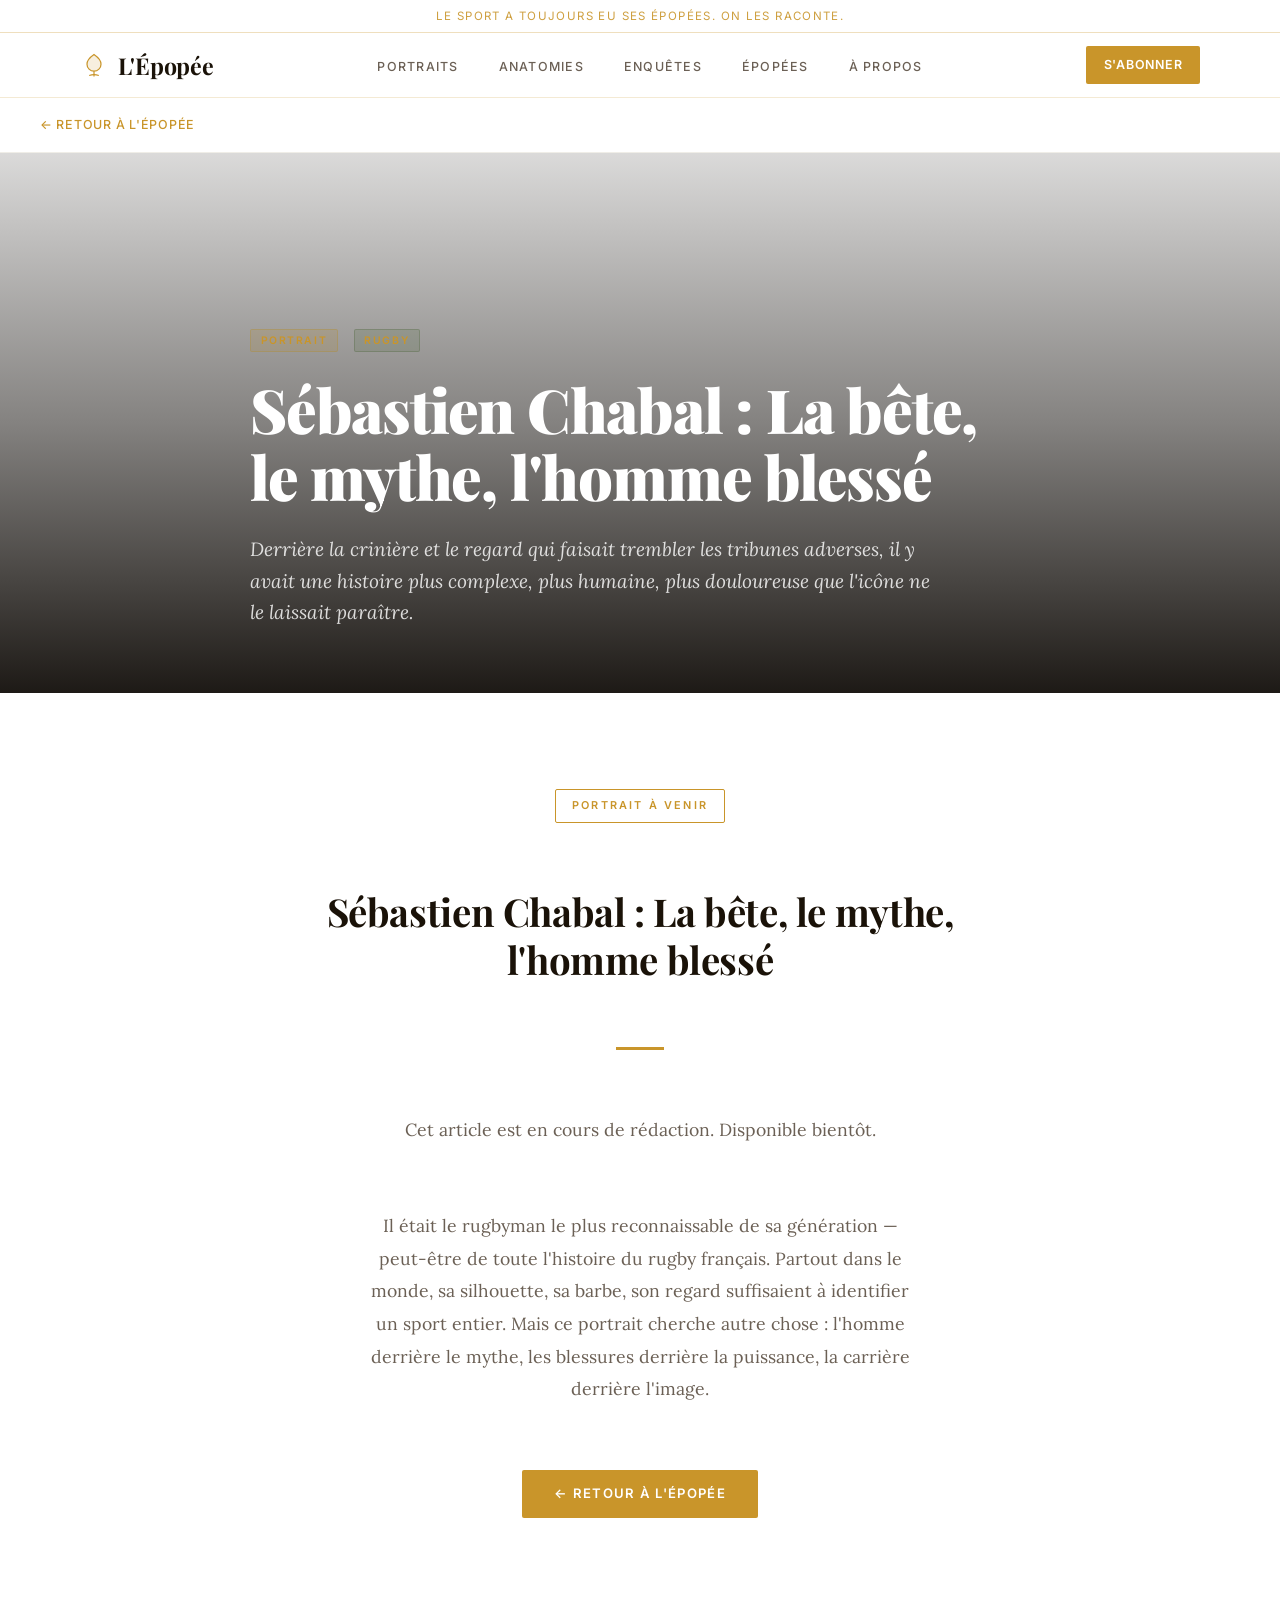
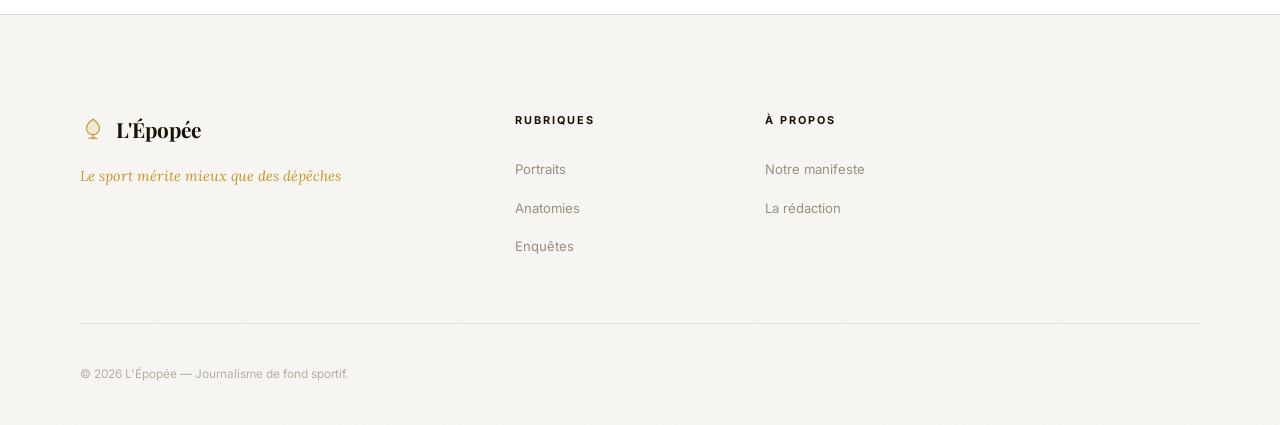
<file: sports-media/articles/chabal.html>
<!DOCTYPE html>
<html lang="fr">
<head>
  <meta charset="UTF-8" />
  <meta name="viewport" content="width=device-width, initial-scale=1.0" />
  <title>Sébastien Chabal — Bientôt disponible — L'Épopée</title>
  <meta name="description" content="Sébastien Chabal : La bête, le mythe, l'homme blessé. Portrait à venir sur L'Épopée." />
  <link rel="preconnect" href="https://fonts.googleapis.com" />
  <link rel="preconnect" href="https://fonts.gstatic.com" crossorigin />
  <link href="https://fonts.googleapis.com/css2?family=Playfair+Display:ital,wght@0,400;0,600;0,700;0,900;1,400;1,600&family=Lora:ital,wght@0,400;0,500;1,400&family=Inter:wght@300;400;500;600&display=swap" rel="stylesheet" />
  <link rel="stylesheet" href="/sports-media/style.css" />
  <style>
    .coming-soon-hero {
      position: relative;
      height: clamp(420px, 60vh, 700px);
      overflow: hidden;
      background-image: url("https://picsum.photos/seed/chabal-hero/1600/900");
      background-size: cover;
      background-position: center 30%;
    }
    .coming-soon-overlay {
      position: absolute;
      inset: 0;
      background: linear-gradient(to top, rgba(10,6,2,0.92) 0%, rgba(10,6,2,0.5) 50%, rgba(10,6,2,0.15) 100%);
    }
    .coming-soon-content {
      position: absolute;
      bottom: 0; left: 0; right: 0;
      padding: var(--space-3xl) var(--container-pad) var(--space-2xl);
      max-width: 860px;
      margin-inline: auto;
    }
    .coming-soon-kicker { display: flex; align-items: center; gap: var(--space-md); margin-bottom: var(--space-lg); }
    .coming-soon-title { font-family: var(--font-display); font-size: clamp(2rem, 5vw, 3.8rem); font-weight: 900; line-height: 1.1; color: #fff; letter-spacing: -0.02em; margin-bottom: var(--space-lg); }
    .coming-soon-subtitle { font-family: var(--font-body); font-size: clamp(1rem, 1.8vw, 1.2rem); color: rgba(255,255,255,0.82); line-height: 1.65; max-width: 680px; font-style: italic; }
    .coming-soon-body { max-width: 720px; margin-inline: auto; padding: var(--space-3xl) var(--container-pad); text-align: center; }
    .coming-soon-label { display: inline-block; font-family: var(--font-ui); font-size: 0.68rem; font-weight: 600; letter-spacing: 0.2em; text-transform: uppercase; color: var(--color-bordeaux); border: 1px solid var(--color-bordeaux); padding: 0.4rem 1rem; border-radius: 2px; margin-bottom: var(--space-2xl); }
    .coming-soon-message { font-family: var(--font-display); font-size: clamp(1.6rem, 3vw, 2.4rem); font-weight: 700; color: var(--color-ink); line-height: 1.25; margin-bottom: var(--space-xl); letter-spacing: -0.01em; }
    .coming-soon-divider { width: 48px; height: 3px; background: var(--color-bordeaux); margin: var(--space-2xl) auto; }
    .coming-soon-teaser { font-family: var(--font-body); font-size: 1.1rem; line-height: 1.85; color: var(--color-ink-mid); max-width: 560px; margin-inline: auto; margin-bottom: var(--space-2xl); }
    .btn-return { display: inline-block; font-family: var(--font-ui); font-size: 0.82rem; font-weight: 600; letter-spacing: 0.1em; text-transform: uppercase; color: #fff; background: var(--color-bordeaux); padding: 0.8rem 2rem; border-radius: 2px; text-decoration: none; transition: opacity 0.2s; }
    .btn-return:hover { opacity: 0.85; }
    .back-link { display: block; font-family: var(--font-ui); font-size: 0.78rem; font-weight: 500; letter-spacing: 0.06em; text-transform: uppercase; color: var(--color-bordeaux); padding: var(--space-md) var(--container-pad); border-bottom: 1px solid var(--color-cream-darker); max-width: 100%; }
    .back-link:hover { text-decoration: underline; }
    @media (max-width: 768px) { .coming-soon-title { font-size: 1.9rem; } .coming-soon-body { padding: var(--space-2xl) var(--container-pad); } }
  </style>
</head>
<body>

  <div class="progress-bar" id="progressBar" aria-hidden="true"></div>

  <div class="top-bar">
    <span>Le sport a toujours eu ses épopées. On les raconte.</span>
  </div>

  <nav class="nav" id="mainNav">
    <div class="nav-inner">
      <a href="/sports-media/index.html" class="nav-logo" aria-label="L'Épopée — accueil">
        <svg class="nav-logo-icon" viewBox="0 0 32 32" fill="none" xmlns="http://www.w3.org/2000/svg">
          <path d="M16 4 C16 4 8 9.5 8 15 C8 19.4 11.6 23 16 23 C20.4 23 24 19.4 24 15 C24 9.5 16 4 16 4 Z" fill="#C9952A" opacity="0.15"/>
          <path d="M16 4 C16 4 8 9.5 8 15 C8 19.4 11.6 23 16 23 C20.4 23 24 19.4 24 15 C24 9.5 16 4 16 4 Z" stroke="#C9952A" stroke-width="1.4" fill="none"/>
          <line x1="16" y1="23" x2="16" y2="29" stroke="#C9952A" stroke-width="1.4"/>
          <path d="M10.5 28 Q16 26 21.5 28" stroke="#C9952A" stroke-width="1.4" fill="none"/>
        </svg>
        <span class="nav-logo-text">L'Épopée</span>
      </a>
      <ul class="nav-links" id="navLinks">
        <li><a href="/sports-media/index.html#portraits" class="nav-link">Portraits</a></li>
        <li><a href="/sports-media/index.html#anatomies" class="nav-link">Anatomies</a></li>
        <li><a href="/sports-media/index.html#enquetes" class="nav-link">Enquêtes</a></li>
        <li><a href="/sports-media/index.html#epopees" class="nav-link">Épopées</a></li>
        <li><a href="/sports-media/index.html#about" class="nav-link">À propos</a></li>
      </ul>
      <div class="nav-actions">
        <a href="/sports-media/index.html#abonnement" class="btn-subscribe">S'abonner</a>
      </div>
      <button class="nav-hamburger" id="hamburgerBtn" aria-label="Menu" aria-expanded="false">
        <span></span><span></span><span></span>
      </button>
    </div>
  </nav>

  <a href="/sports-media/index.html" class="back-link">← Retour à L'Épopée</a>

  <header class="coming-soon-hero">
    <div class="coming-soon-overlay"></div>
    <div class="coming-soon-content">
      <div class="coming-soon-kicker">
        <span class="badge badge--portrait">Portrait</span>
        <span class="badge badge--epopee">Rugby</span>
      </div>
      <h1 class="coming-soon-title">Sébastien Chabal : La bête, le mythe, l'homme blessé</h1>
      <p class="coming-soon-subtitle">Derrière la crinière et le regard qui faisait trembler les tribunes adverses, il y avait une histoire plus complexe, plus humaine, plus douloureuse que l'icône ne le laissait paraître.</p>
    </div>
  </header>

  <main>
    <div class="coming-soon-body">
      <div class="coming-soon-label">Portrait à venir</div>

      <p class="coming-soon-message">Sébastien Chabal : La bête, le mythe, l'homme blessé</p>

      <div class="coming-soon-divider"></div>

      <p class="coming-soon-teaser">
        Cet article est en cours de rédaction. Disponible bientôt.
      </p>

      <p class="coming-soon-teaser">
        Il était le rugbyman le plus reconnaissable de sa génération — peut-être de toute l'histoire du rugby français. Partout dans le monde, sa silhouette, sa barbe, son regard suffisaient à identifier un sport entier. Mais ce portrait cherche autre chose : l'homme derrière le mythe, les blessures derrière la puissance, la carrière derrière l'image.
      </p>

      <a href="/sports-media/index.html" class="btn-return">← Retour à L'Épopée</a>
    </div>
  </main>

  <footer class="footer">
    <div class="container">
      <div class="footer-top">
        <div class="footer-brand">
          <a href="/sports-media/index.html" class="footer-logo">
            <svg class="footer-logo-icon" viewBox="0 0 32 32" fill="none" xmlns="http://www.w3.org/2000/svg">
              <path d="M16 4 C16 4 8 9.5 8 15 C8 19.4 11.6 23 16 23 C20.4 23 24 19.4 24 15 C24 9.5 16 4 16 4 Z" fill="#C9952A" opacity="0.15"/>
              <path d="M16 4 C16 4 8 9.5 8 15 C8 19.4 11.6 23 16 23 C20.4 23 24 19.4 24 15 C24 9.5 16 4 16 4 Z" stroke="#C9952A" stroke-width="1.4" fill="none"/>
              <line x1="16" y1="23" x2="16" y2="29" stroke="#C9952A" stroke-width="1.4"/>
              <path d="M10.5 28 Q16 26 21.5 28" stroke="#C9952A" stroke-width="1.4" fill="none"/>
            </svg>
            <span class="footer-logo-text">L'Épopée</span>
          </a>
          <p class="footer-tagline">Le sport mérite mieux que des dépêches</p>
        </div>
        <div class="footer-col">
          <h4 class="footer-col-title">Rubriques</h4>
          <ul class="footer-links">
            <li><a href="/sports-media/index.html#portraits">Portraits</a></li>
            <li><a href="/sports-media/index.html#anatomies">Anatomies</a></li>
            <li><a href="/sports-media/index.html#enquetes">Enquêtes</a></li>
          </ul>
        </div>
        <div class="footer-col">
          <h4 class="footer-col-title">À propos</h4>
          <ul class="footer-links">
            <li><a href="#">Notre manifeste</a></li>
            <li><a href="#">La rédaction</a></li>
          </ul>
        </div>
      </div>
      <div class="footer-bottom">
        <p class="footer-copy">© 2026 L'Épopée — Journalisme de fond sportif.</p>
      </div>
    </div>
  </footer>

  <script src="/sports-media/script.js"></script>
</body>
</html>
</file>
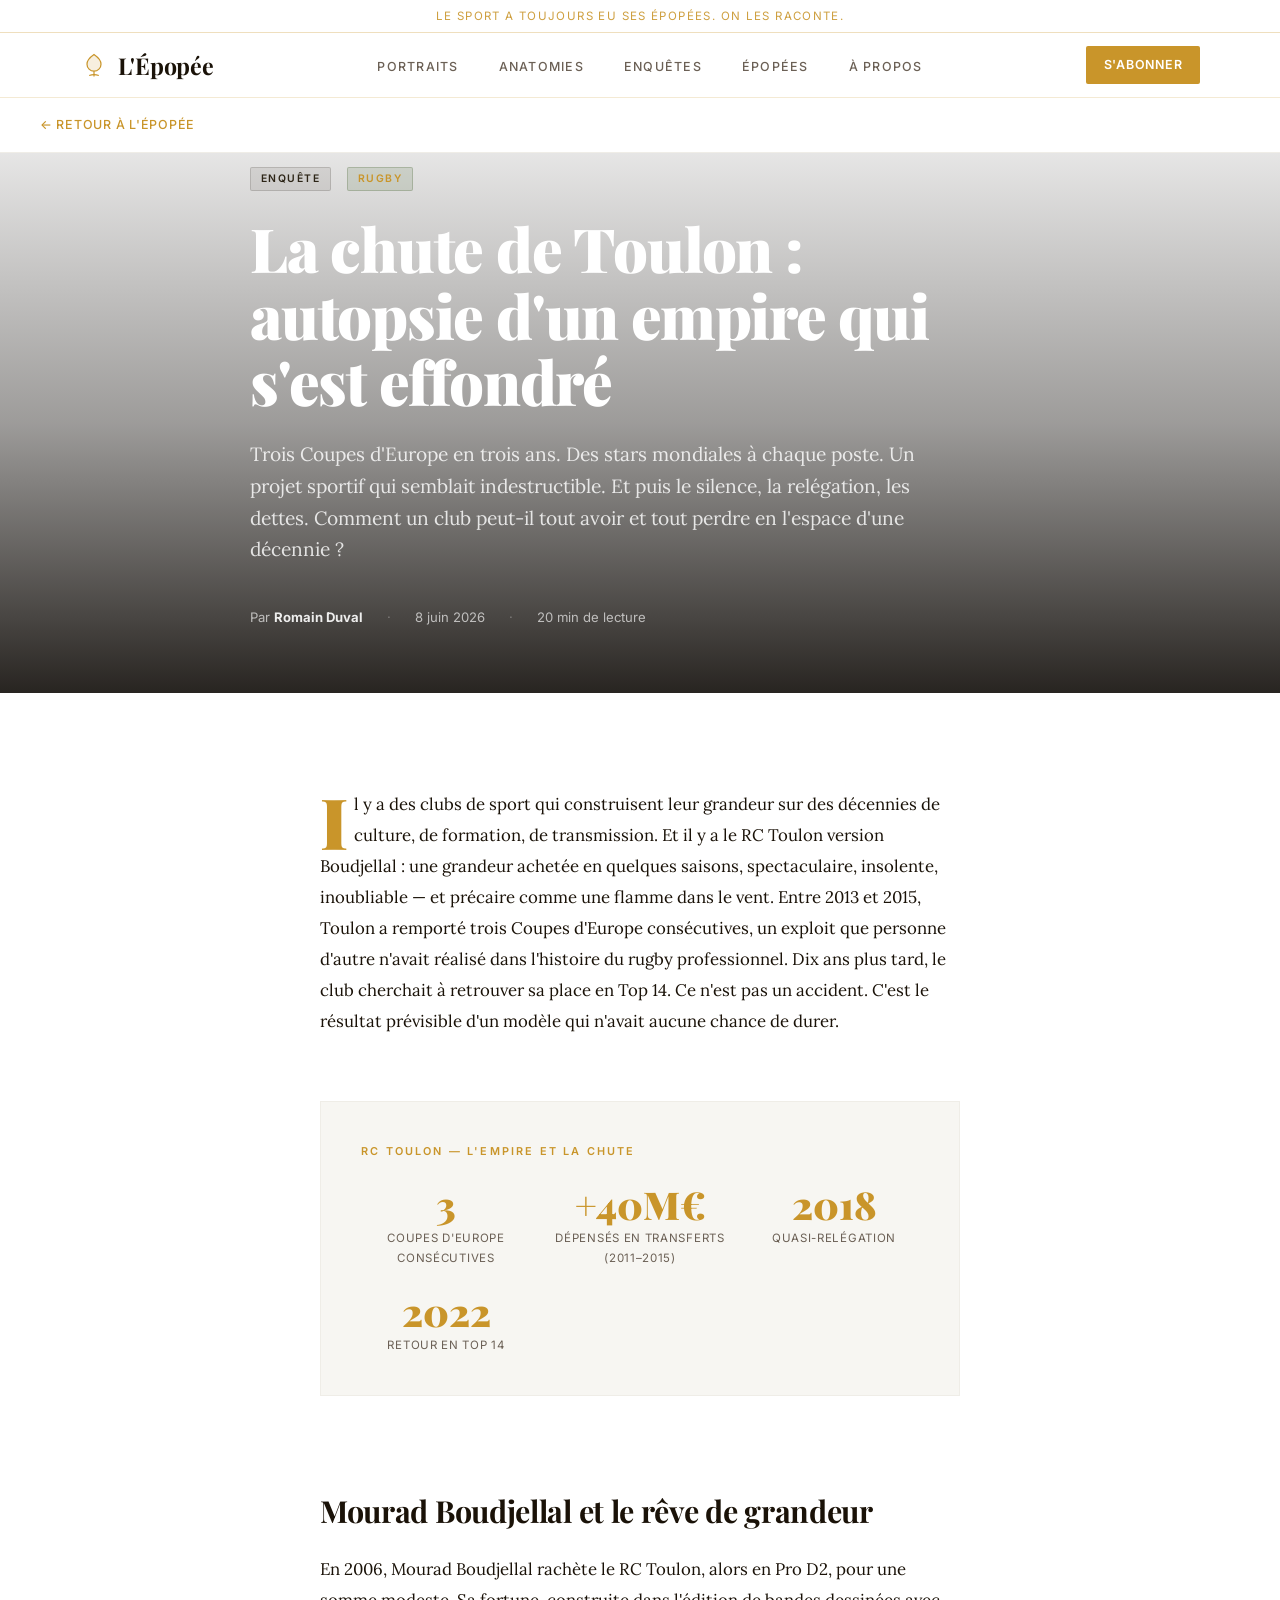
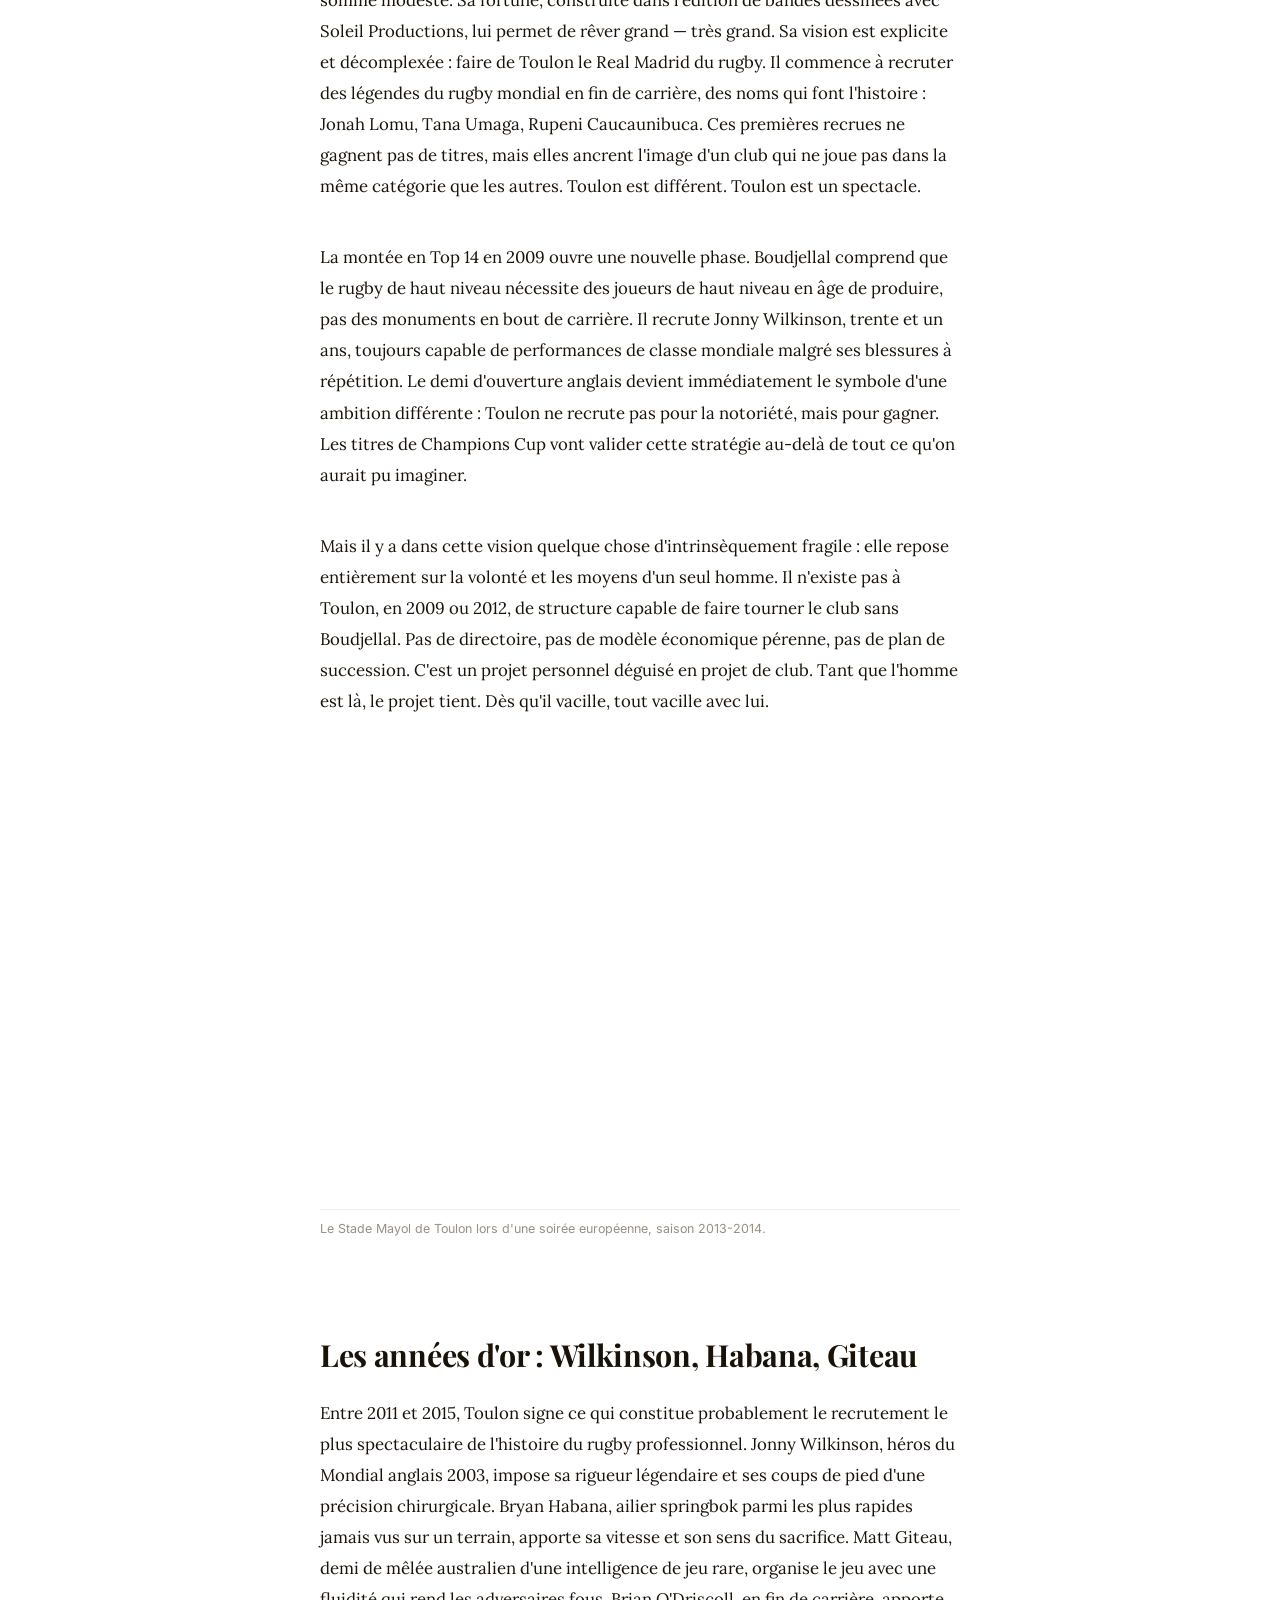
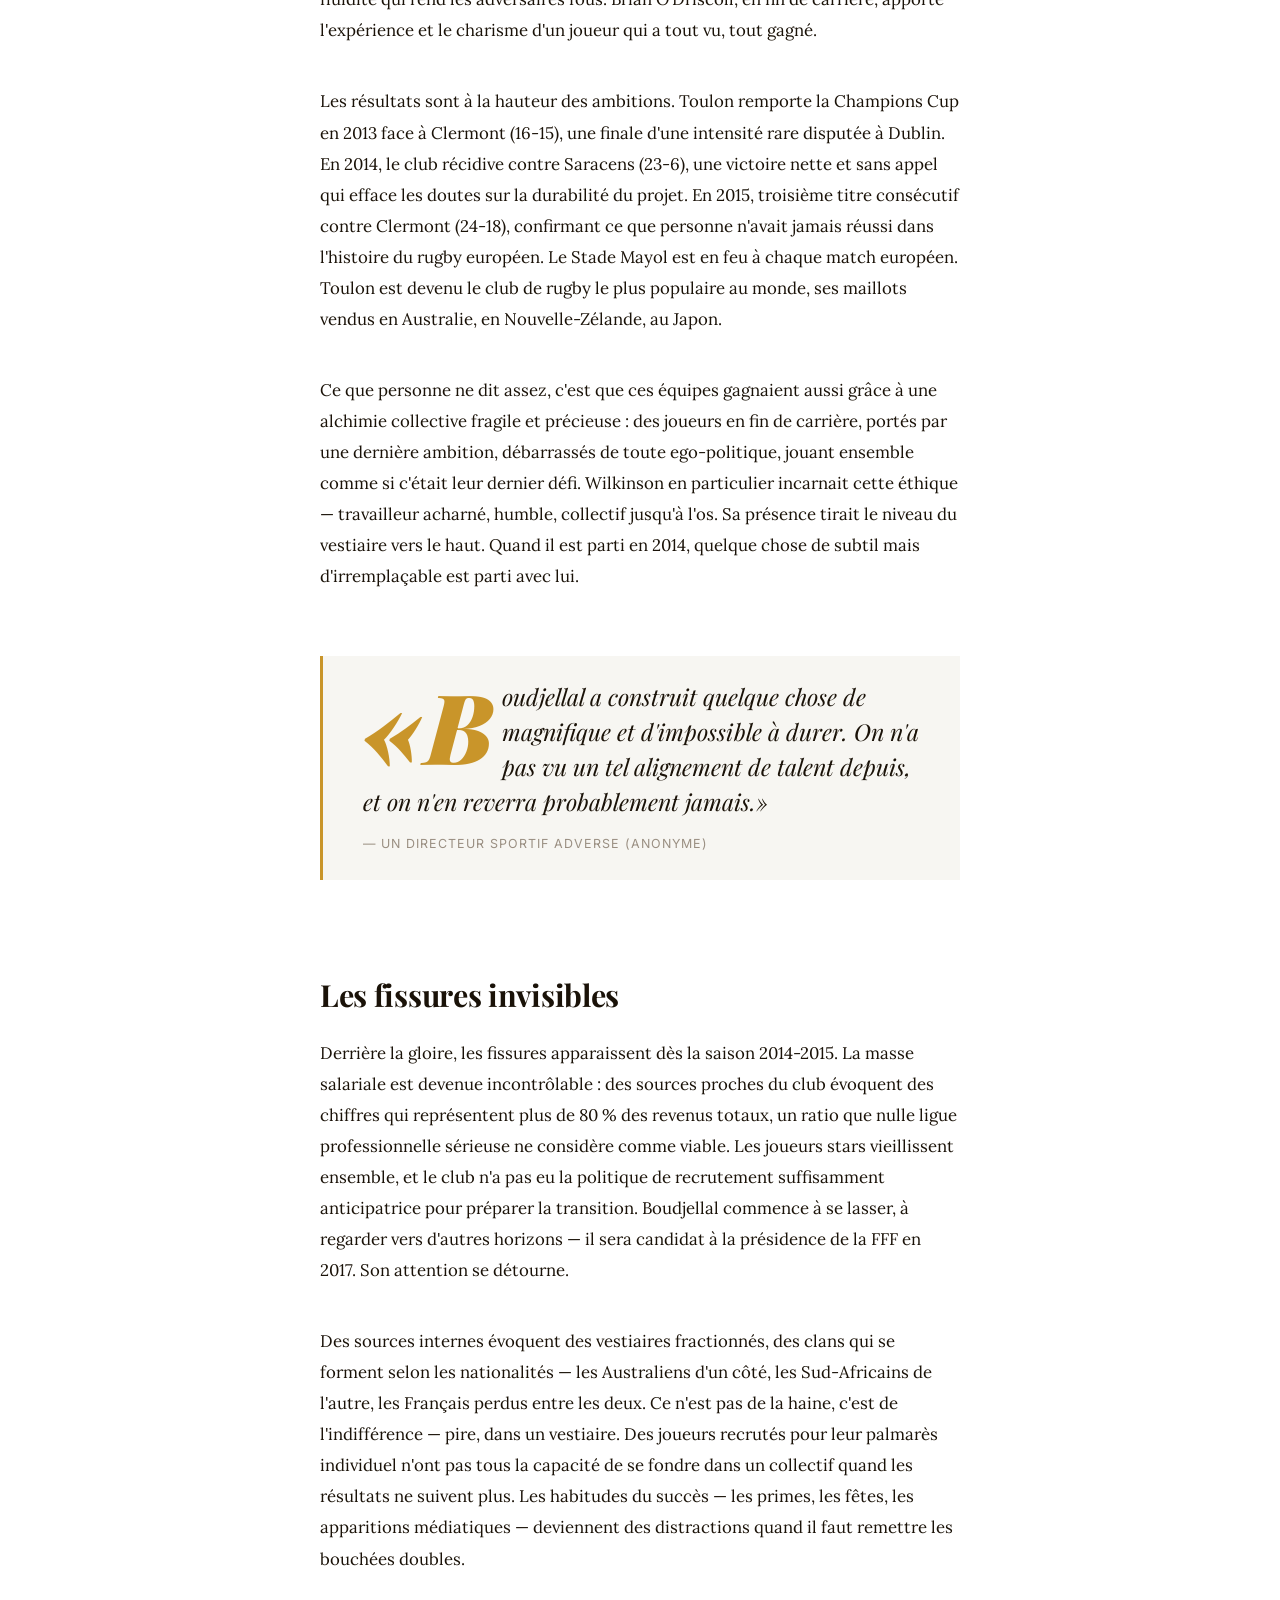
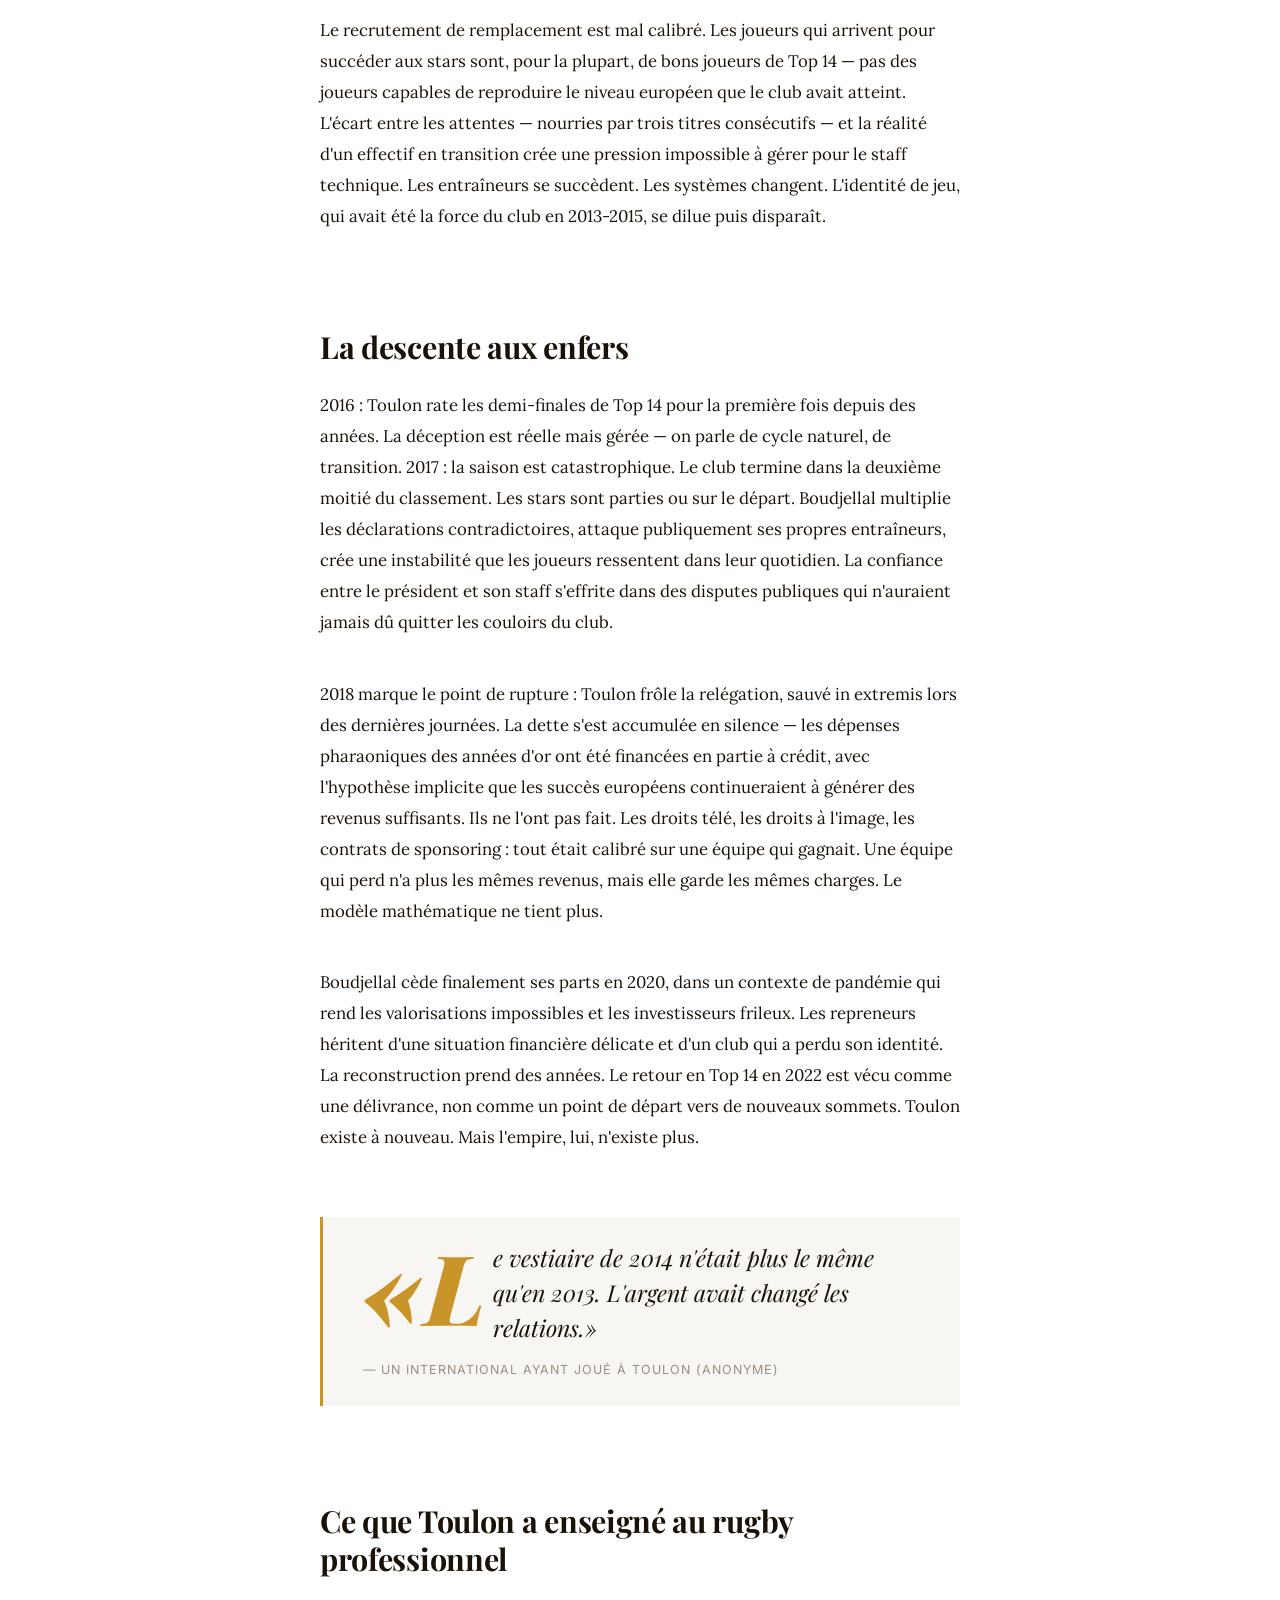
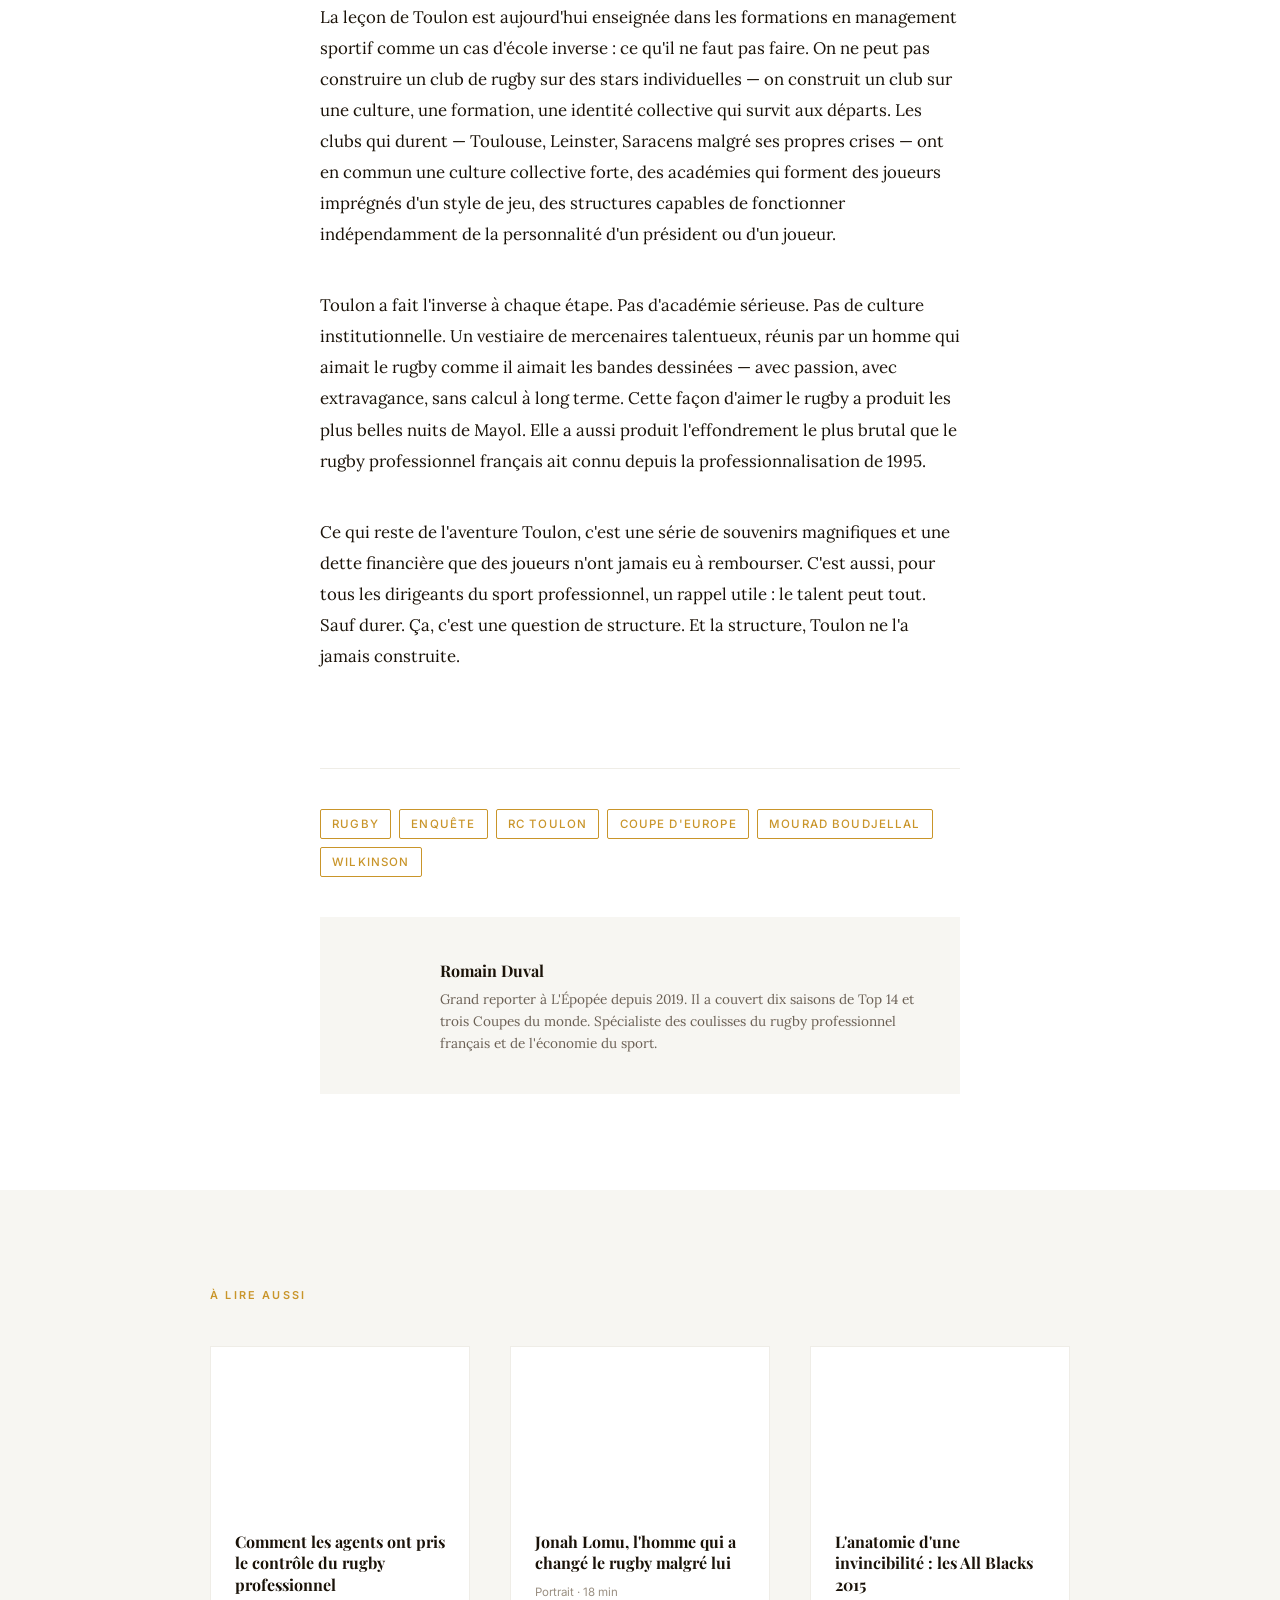
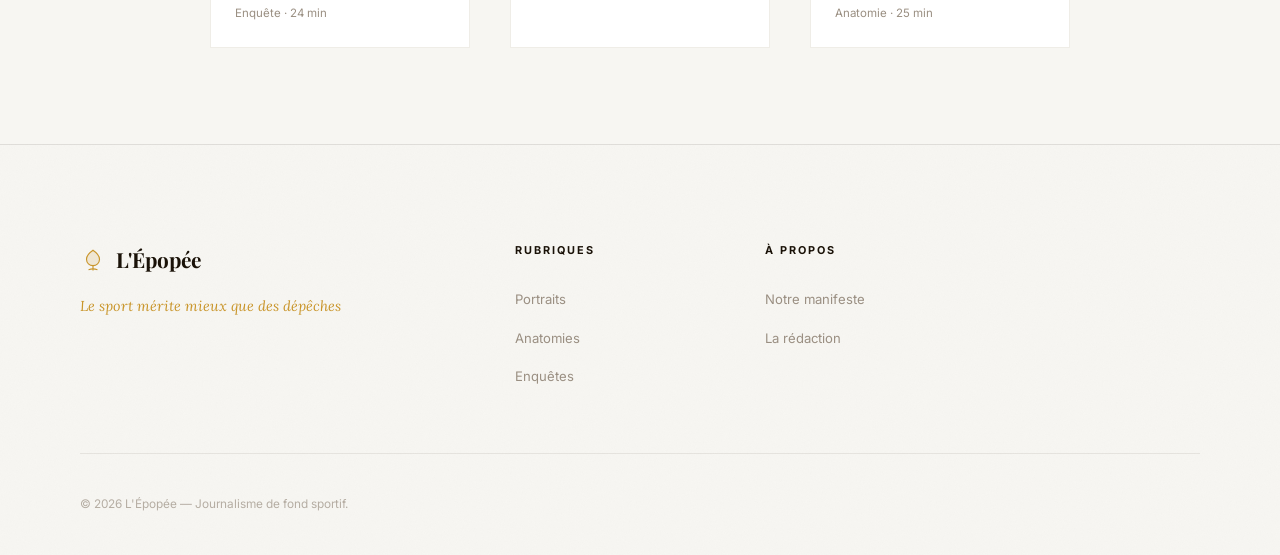
<file: sports-media/articles/chute-de-toulon.html>
<!DOCTYPE html>
<html lang="fr">
<head>
  <meta charset="UTF-8" />
  <meta name="viewport" content="width=device-width, initial-scale=1.0" />
  <title>La chute de Toulon : autopsie d'un empire qui s'est effondré — L'Épopée</title>
  <meta name="description" content="Trois Coupes d'Europe en trois ans. Des stars mondiales à chaque poste. Un projet sportif qui semblait indestructible. Et puis le silence, la relégation, les dettes. Comment un club peut-il tout avoir et tout perdre en l'espace d'une décennie ?" />
  <link rel="preconnect" href="https://fonts.googleapis.com" />
  <link rel="preconnect" href="https://fonts.gstatic.com" crossorigin />
  <link href="https://fonts.googleapis.com/css2?family=Playfair+Display:ital,wght@0,400;0,600;0,700;0,900;1,400;1,600&family=Lora:ital,wght@0,400;0,500;1,400&family=Inter:wght@300;400;500;600&display=swap" rel="stylesheet" />
  <link rel="stylesheet" href="/sports-media/style.css" />
  <style>
    .article-hero {
      position: relative;
      height: clamp(420px, 60vh, 700px);
      overflow: hidden;
      background-image: url("https://picsum.photos/seed/toulon-chute/1600/900");
      background-size: cover;
      background-position: center 30%;
    }
    .article-hero-overlay {
      position: absolute;
      inset: 0;
      background: linear-gradient(to top, rgba(10,6,2,0.88) 0%, rgba(10,6,2,0.4) 50%, rgba(10,6,2,0.1) 100%);
    }
    .article-hero-content {
      position: absolute;
      bottom: 0; left: 0; right: 0;
      padding: var(--space-3xl) var(--container-pad) var(--space-2xl);
      max-width: 860px;
      margin-inline: auto;
    }
    .article-kicker { display: flex; align-items: center; gap: var(--space-md); margin-bottom: var(--space-lg); }
    .article-title { font-family: var(--font-display); font-size: clamp(2rem, 5vw, 3.8rem); font-weight: 900; line-height: 1.1; color: #fff; letter-spacing: -0.02em; margin-bottom: var(--space-lg); }
    .article-standfirst { font-family: var(--font-body); font-size: clamp(1rem, 1.8vw, 1.2rem); color: rgba(255,255,255,0.82); line-height: 1.65; max-width: 680px; margin-bottom: var(--space-xl); }
    .article-byline { display: flex; align-items: center; gap: var(--space-lg); font-family: var(--font-ui); font-size: 0.82rem; color: rgba(255,255,255,0.65); flex-wrap: wrap; }
    .article-byline strong { color: rgba(255,255,255,0.9); }
    .article-byline-sep { color: rgba(255,255,255,0.3); }
    .article-wrapper { max-width: 720px; margin-inline: auto; padding: var(--space-3xl) var(--container-pad); }
    .article-body p { font-family: var(--font-body); font-size: 1.05rem; line-height: 1.85; color: var(--color-ink); margin-bottom: var(--space-xl); }
    .article-body p:first-of-type::first-letter { font-family: var(--font-display); font-size: 4.2em; font-weight: 900; color: var(--color-bordeaux); float: left; line-height: 0.72; margin-right: 0.08em; margin-top: 0.1em; }
    .article-body h2 { font-family: var(--font-display); font-size: clamp(1.4rem, 2.5vw, 1.9rem); font-weight: 700; color: var(--color-ink); line-height: 1.25; margin-top: var(--space-3xl); margin-bottom: var(--space-lg); letter-spacing: -0.01em; }
    .article-pullquote { border-left: 3px solid var(--color-bordeaux); padding: var(--space-lg) var(--space-xl); margin: var(--space-2xl) 0; background: var(--color-cream-dark); }
    .article-pullquote p { font-family: var(--font-display); font-size: clamp(1.15rem, 2vw, 1.45rem); font-style: italic; color: var(--color-ink); line-height: 1.5; margin-bottom: var(--space-sm) !important; }
    .article-pullquote cite { font-family: var(--font-ui); font-size: 0.78rem; color: var(--color-ink-muted); letter-spacing: 0.08em; text-transform: uppercase; font-style: normal; }
    .article-image { margin: var(--space-2xl) 0; }
    .article-image img, .article-image .img-placeholder { width: 100%; height: 420px; object-fit: cover; display: block; background-image: url("https://picsum.photos/seed/toulon-stade/900/420"); background-size: cover; background-position: center; }
    .article-image figcaption { font-family: var(--font-ui); font-size: 0.78rem; color: var(--color-ink-muted); margin-top: var(--space-sm); padding-top: var(--space-sm); border-top: 1px solid var(--color-cream-darker); }
    .article-stats { background: var(--color-cream-dark); border: 1px solid var(--color-cream-darker); padding: var(--space-xl); margin: var(--space-2xl) 0; }
    .article-stats-title { font-family: var(--font-ui); font-size: 0.68rem; font-weight: 600; letter-spacing: 0.2em; text-transform: uppercase; color: var(--color-bordeaux); margin-bottom: var(--space-lg); }
    .article-stats-grid { display: grid; grid-template-columns: repeat(auto-fit, minmax(130px, 1fr)); gap: var(--space-lg); }
    .stat-item { text-align: center; }
    .stat-number { font-family: var(--font-display); font-size: 2.4rem; font-weight: 900; color: var(--color-bordeaux); line-height: 1; display: block; }
    .stat-label { font-family: var(--font-ui); font-size: 0.72rem; color: var(--color-ink-mid); letter-spacing: 0.06em; text-transform: uppercase; margin-top: var(--space-xs); display: block; }
    .article-footer { border-top: 1px solid var(--color-cream-darker); margin-top: var(--space-3xl); padding-top: var(--space-xl); }
    .article-tags { display: flex; flex-wrap: wrap; gap: var(--space-sm); margin-bottom: var(--space-xl); }
    .article-tag { font-family: var(--font-ui); font-size: 0.72rem; font-weight: 500; letter-spacing: 0.1em; text-transform: uppercase; color: var(--color-bordeaux); border: 1px solid var(--color-bordeaux); padding: 0.25rem 0.7rem; border-radius: 2px; }
    .article-author-bio { display: flex; gap: var(--space-lg); align-items: flex-start; background: var(--color-cream-dark); padding: var(--space-xl); }
    .author-avatar { width: 56px; height: 56px; border-radius: 50%; background-image: url("https://picsum.photos/seed/author-romain/56/56"); background-size: cover; flex-shrink: 0; }
    .author-name { font-family: var(--font-display); font-size: 1rem; font-weight: 700; color: var(--color-ink); }
    .author-desc { font-family: var(--font-body); font-size: 0.85rem; color: var(--color-ink-mid); line-height: 1.6; margin-top: 0.25rem; }
    .related { background: var(--color-cream-dark); padding: var(--space-3xl) var(--container-pad); }
    .related-inner { max-width: 860px; margin-inline: auto; }
    .related-title { font-family: var(--font-ui); font-size: 0.68rem; font-weight: 600; letter-spacing: 0.2em; text-transform: uppercase; color: var(--color-bordeaux); margin-bottom: var(--space-xl); }
    .related-grid { display: grid; grid-template-columns: repeat(auto-fit, minmax(240px, 1fr)); gap: var(--space-xl); }
    .related-card { background: #fff; border: 1px solid var(--color-cream-darker); overflow: hidden; transition: transform var(--transition-base), box-shadow var(--transition-base); }
    .related-card:hover { transform: translateY(-3px); box-shadow: var(--shadow-hover); }
    .related-card-img { height: 160px; background-size: cover; background-position: center; }
    .related-card-body { padding: var(--space-lg); }
    .related-card-title { font-family: var(--font-display); font-size: 1rem; font-weight: 700; color: var(--color-ink); line-height: 1.35; margin-bottom: var(--space-sm); }
    .related-card-title a { color: inherit; text-decoration: none; transition: color var(--transition-base); }
    .related-card-title a:hover { color: var(--color-bordeaux); }
    .related-card-meta { font-family: var(--font-ui); font-size: 0.72rem; color: var(--color-ink-muted); }
    .back-link { display: block; font-family: var(--font-ui); font-size: 0.78rem; font-weight: 500; letter-spacing: 0.06em; text-transform: uppercase; color: var(--color-bordeaux); padding: var(--space-md) var(--container-pad); border-bottom: 1px solid var(--color-cream-darker); max-width: 100%; }
    .back-link:hover { text-decoration: underline; }
    @media (max-width: 768px) { .article-title { font-size: 1.9rem; } .article-wrapper { padding: var(--space-2xl) var(--container-pad); } .article-stats-grid { grid-template-columns: repeat(2, 1fr); } }
  </style>
</head>
<body>
  <div class="progress-bar" id="progressBar" aria-hidden="true"></div>
  <div class="top-bar"><span>Le sport a toujours eu ses épopées. On les raconte.</span></div>
  <nav class="nav" id="mainNav">
    <div class="nav-inner">
      <a href="/sports-media/index.html" class="nav-logo" aria-label="L'Épopée — accueil">
        <svg class="nav-logo-icon" viewBox="0 0 32 32" fill="none" xmlns="http://www.w3.org/2000/svg">
          <path d="M16 4 C16 4 8 9.5 8 15 C8 19.4 11.6 23 16 23 C20.4 23 24 19.4 24 15 C24 9.5 16 4 16 4 Z" fill="#C9952A" opacity="0.15"/>
          <path d="M16 4 C16 4 8 9.5 8 15 C8 19.4 11.6 23 16 23 C20.4 23 24 19.4 24 15 C24 9.5 16 4 16 4 Z" stroke="#C9952A" stroke-width="1.4" fill="none"/>
          <line x1="16" y1="23" x2="16" y2="29" stroke="#C9952A" stroke-width="1.4"/>
          <path d="M10.5 28 Q16 26 21.5 28" stroke="#C9952A" stroke-width="1.4" fill="none"/>
        </svg>
        <span class="nav-logo-text">L'Épopée</span>
      </a>
      <ul class="nav-links" id="navLinks">
        <li><a href="/sports-media/index.html#portraits" class="nav-link">Portraits</a></li>
        <li><a href="/sports-media/index.html#anatomies" class="nav-link">Anatomies</a></li>
        <li><a href="/sports-media/index.html#enquetes" class="nav-link">Enquêtes</a></li>
        <li><a href="/sports-media/index.html#epopees" class="nav-link">Épopées</a></li>
        <li><a href="/sports-media/index.html#about" class="nav-link">À propos</a></li>
      </ul>
      <div class="nav-actions">
        <a href="/sports-media/index.html#abonnement" class="btn-subscribe">S'abonner</a>
      </div>
      <button class="nav-hamburger" id="hamburgerBtn" aria-label="Menu" aria-expanded="false">
        <span></span><span></span><span></span>
      </button>
    </div>
  </nav>
  <a href="/sports-media/index.html" class="back-link">← Retour à L'Épopée</a>
  <header class="article-hero">
    <div class="article-hero-overlay"></div>
    <div class="article-hero-content">
      <div class="article-kicker">
        <span class="badge badge--enquete">Enquête</span>
        <span class="badge badge--epopee">Rugby</span>
      </div>
      <h1 class="article-title">La chute de Toulon : autopsie d'un empire qui s'est effondré</h1>
      <p class="article-standfirst">Trois Coupes d'Europe en trois ans. Des stars mondiales à chaque poste. Un projet sportif qui semblait indestructible. Et puis le silence, la relégation, les dettes. Comment un club peut-il tout avoir et tout perdre en l'espace d'une décennie ?</p>
      <div class="article-byline">
        <span>Par <strong>Romain Duval</strong></span>
        <span class="article-byline-sep">·</span>
        <time>8 juin 2026</time>
        <span class="article-byline-sep">·</span>
        <span>20 min de lecture</span>
      </div>
    </div>
  </header>
  <main>
    <article class="article-wrapper">
      <div class="article-body">

        <p>Il y a des clubs de sport qui construisent leur grandeur sur des décennies de culture, de formation, de transmission. Et il y a le RC Toulon version Boudjellal : une grandeur achetée en quelques saisons, spectaculaire, insolente, inoubliable — et précaire comme une flamme dans le vent. Entre 2013 et 2015, Toulon a remporté trois Coupes d'Europe consécutives, un exploit que personne d'autre n'avait réalisé dans l'histoire du rugby professionnel. Dix ans plus tard, le club cherchait à retrouver sa place en Top 14. Ce n'est pas un accident. C'est le résultat prévisible d'un modèle qui n'avait aucune chance de durer.</p>

        <div class="article-stats">
          <div class="article-stats-title">RC Toulon — L'empire et la chute</div>
          <div class="article-stats-grid">
            <div class="stat-item">
              <span class="stat-number">3</span>
              <span class="stat-label">Coupes d'Europe consécutives</span>
            </div>
            <div class="stat-item">
              <span class="stat-number">+40M€</span>
              <span class="stat-label">Dépensés en transferts (2011–2015)</span>
            </div>
            <div class="stat-item">
              <span class="stat-number">2018</span>
              <span class="stat-label">Quasi-relégation</span>
            </div>
            <div class="stat-item">
              <span class="stat-number">2022</span>
              <span class="stat-label">Retour en Top 14</span>
            </div>
          </div>
        </div>

        <h2>Mourad Boudjellal et le rêve de grandeur</h2>

        <p>En 2006, Mourad Boudjellal rachète le RC Toulon, alors en Pro D2, pour une somme modeste. Sa fortune, construite dans l'édition de bandes dessinées avec Soleil Productions, lui permet de rêver grand — très grand. Sa vision est explicite et décomplexée : faire de Toulon le Real Madrid du rugby. Il commence à recruter des légendes du rugby mondial en fin de carrière, des noms qui font l'histoire : Jonah Lomu, Tana Umaga, Rupeni Caucaunibuca. Ces premières recrues ne gagnent pas de titres, mais elles ancrent l'image d'un club qui ne joue pas dans la même catégorie que les autres. Toulon est différent. Toulon est un spectacle.</p>

        <p>La montée en Top 14 en 2009 ouvre une nouvelle phase. Boudjellal comprend que le rugby de haut niveau nécessite des joueurs de haut niveau en âge de produire, pas des monuments en bout de carrière. Il recrute Jonny Wilkinson, trente et un ans, toujours capable de performances de classe mondiale malgré ses blessures à répétition. Le demi d'ouverture anglais devient immédiatement le symbole d'une ambition différente : Toulon ne recrute pas pour la notoriété, mais pour gagner. Les titres de Champions Cup vont valider cette stratégie au-delà de tout ce qu'on aurait pu imaginer.</p>

        <p>Mais il y a dans cette vision quelque chose d'intrinsèquement fragile : elle repose entièrement sur la volonté et les moyens d'un seul homme. Il n'existe pas à Toulon, en 2009 ou 2012, de structure capable de faire tourner le club sans Boudjellal. Pas de directoire, pas de modèle économique pérenne, pas de plan de succession. C'est un projet personnel déguisé en projet de club. Tant que l'homme est là, le projet tient. Dès qu'il vacille, tout vacille avec lui.</p>

        <figure class="article-image">
          <div class="img-placeholder"></div>
          <figcaption>Le Stade Mayol de Toulon lors d'une soirée européenne, saison 2013-2014.</figcaption>
        </figure>

        <h2>Les années d'or : Wilkinson, Habana, Giteau</h2>

        <p>Entre 2011 et 2015, Toulon signe ce qui constitue probablement le recrutement le plus spectaculaire de l'histoire du rugby professionnel. Jonny Wilkinson, héros du Mondial anglais 2003, impose sa rigueur légendaire et ses coups de pied d'une précision chirurgicale. Bryan Habana, ailier springbok parmi les plus rapides jamais vus sur un terrain, apporte sa vitesse et son sens du sacrifice. Matt Giteau, demi de mêlée australien d'une intelligence de jeu rare, organise le jeu avec une fluidité qui rend les adversaires fous. Brian O'Driscoll, en fin de carrière, apporte l'expérience et le charisme d'un joueur qui a tout vu, tout gagné.</p>

        <p>Les résultats sont à la hauteur des ambitions. Toulon remporte la Champions Cup en 2013 face à Clermont (16-15), une finale d'une intensité rare disputée à Dublin. En 2014, le club récidive contre Saracens (23-6), une victoire nette et sans appel qui efface les doutes sur la durabilité du projet. En 2015, troisième titre consécutif contre Clermont (24-18), confirmant ce que personne n'avait jamais réussi dans l'histoire du rugby européen. Le Stade Mayol est en feu à chaque match européen. Toulon est devenu le club de rugby le plus populaire au monde, ses maillots vendus en Australie, en Nouvelle-Zélande, au Japon.</p>

        <p>Ce que personne ne dit assez, c'est que ces équipes gagnaient aussi grâce à une alchimie collective fragile et précieuse : des joueurs en fin de carrière, portés par une dernière ambition, débarrassés de toute ego-politique, jouant ensemble comme si c'était leur dernier défi. Wilkinson en particulier incarnait cette éthique — travailleur acharné, humble, collectif jusqu'à l'os. Sa présence tirait le niveau du vestiaire vers le haut. Quand il est parti en 2014, quelque chose de subtil mais d'irremplaçable est parti avec lui.</p>

        <div class="article-pullquote">
          <p>«Boudjellal a construit quelque chose de magnifique et d'impossible à durer. On n'a pas vu un tel alignement de talent depuis, et on n'en reverra probablement jamais.»</p>
          <cite>— Un directeur sportif adverse (anonyme)</cite>
        </div>

        <h2>Les fissures invisibles</h2>

        <p>Derrière la gloire, les fissures apparaissent dès la saison 2014-2015. La masse salariale est devenue incontrôlable : des sources proches du club évoquent des chiffres qui représentent plus de 80 % des revenus totaux, un ratio que nulle ligue professionnelle sérieuse ne considère comme viable. Les joueurs stars vieillissent ensemble, et le club n'a pas eu la politique de recrutement suffisamment anticipatrice pour préparer la transition. Boudjellal commence à se lasser, à regarder vers d'autres horizons — il sera candidat à la présidence de la FFF en 2017. Son attention se détourne.</p>

        <p>Des sources internes évoquent des vestiaires fractionnés, des clans qui se forment selon les nationalités — les Australiens d'un côté, les Sud-Africains de l'autre, les Français perdus entre les deux. Ce n'est pas de la haine, c'est de l'indifférence — pire, dans un vestiaire. Des joueurs recrutés pour leur palmarès individuel n'ont pas tous la capacité de se fondre dans un collectif quand les résultats ne suivent plus. Les habitudes du succès — les primes, les fêtes, les apparitions médiatiques — deviennent des distractions quand il faut remettre les bouchées doubles.</p>

        <p>Le recrutement de remplacement est mal calibré. Les joueurs qui arrivent pour succéder aux stars sont, pour la plupart, de bons joueurs de Top 14 — pas des joueurs capables de reproduire le niveau européen que le club avait atteint. L'écart entre les attentes — nourries par trois titres consécutifs — et la réalité d'un effectif en transition crée une pression impossible à gérer pour le staff technique. Les entraîneurs se succèdent. Les systèmes changent. L'identité de jeu, qui avait été la force du club en 2013-2015, se dilue puis disparaît.</p>

        <h2>La descente aux enfers</h2>

        <p>2016 : Toulon rate les demi-finales de Top 14 pour la première fois depuis des années. La déception est réelle mais gérée — on parle de cycle naturel, de transition. 2017 : la saison est catastrophique. Le club termine dans la deuxième moitié du classement. Les stars sont parties ou sur le départ. Boudjellal multiplie les déclarations contradictoires, attaque publiquement ses propres entraîneurs, crée une instabilité que les joueurs ressentent dans leur quotidien. La confiance entre le président et son staff s'effrite dans des disputes publiques qui n'auraient jamais dû quitter les couloirs du club.</p>

        <p>2018 marque le point de rupture : Toulon frôle la relégation, sauvé in extremis lors des dernières journées. La dette s'est accumulée en silence — les dépenses pharaoniques des années d'or ont été financées en partie à crédit, avec l'hypothèse implicite que les succès européens continueraient à générer des revenus suffisants. Ils ne l'ont pas fait. Les droits télé, les droits à l'image, les contrats de sponsoring : tout était calibré sur une équipe qui gagnait. Une équipe qui perd n'a plus les mêmes revenus, mais elle garde les mêmes charges. Le modèle mathématique ne tient plus.</p>

        <p>Boudjellal cède finalement ses parts en 2020, dans un contexte de pandémie qui rend les valorisations impossibles et les investisseurs frileux. Les repreneurs héritent d'une situation financière délicate et d'un club qui a perdu son identité. La reconstruction prend des années. Le retour en Top 14 en 2022 est vécu comme une délivrance, non comme un point de départ vers de nouveaux sommets. Toulon existe à nouveau. Mais l'empire, lui, n'existe plus.</p>

        <div class="article-pullquote">
          <p>«Le vestiaire de 2014 n'était plus le même qu'en 2013. L'argent avait changé les relations.»</p>
          <cite>— Un international ayant joué à Toulon (anonyme)</cite>
        </div>

        <h2>Ce que Toulon a enseigné au rugby professionnel</h2>

        <p>La leçon de Toulon est aujourd'hui enseignée dans les formations en management sportif comme un cas d'école inverse : ce qu'il ne faut pas faire. On ne peut pas construire un club de rugby sur des stars individuelles — on construit un club sur une culture, une formation, une identité collective qui survit aux départs. Les clubs qui durent — Toulouse, Leinster, Saracens malgré ses propres crises — ont en commun une culture collective forte, des académies qui forment des joueurs imprégnés d'un style de jeu, des structures capables de fonctionner indépendamment de la personnalité d'un président ou d'un joueur.</p>

        <p>Toulon a fait l'inverse à chaque étape. Pas d'académie sérieuse. Pas de culture institutionnelle. Un vestiaire de mercenaires talentueux, réunis par un homme qui aimait le rugby comme il aimait les bandes dessinées — avec passion, avec extravagance, sans calcul à long terme. Cette façon d'aimer le rugby a produit les plus belles nuits de Mayol. Elle a aussi produit l'effondrement le plus brutal que le rugby professionnel français ait connu depuis la professionnalisation de 1995.</p>

        <p>Ce qui reste de l'aventure Toulon, c'est une série de souvenirs magnifiques et une dette financière que des joueurs n'ont jamais eu à rembourser. C'est aussi, pour tous les dirigeants du sport professionnel, un rappel utile : le talent peut tout. Sauf durer. Ça, c'est une question de structure. Et la structure, Toulon ne l'a jamais construite.</p>

      </div>
      <footer class="article-footer">
        <div class="article-tags">
          <span class="article-tag">Rugby</span>
          <span class="article-tag">Enquête</span>
          <span class="article-tag">RC Toulon</span>
          <span class="article-tag">Coupe d'Europe</span>
          <span class="article-tag">Mourad Boudjellal</span>
          <span class="article-tag">Wilkinson</span>
        </div>
        <div class="article-author-bio">
          <div class="author-avatar"></div>
          <div>
            <div class="author-name">Romain Duval</div>
            <p class="author-desc">Grand reporter à L'Épopée depuis 2019. Il a couvert dix saisons de Top 14 et trois Coupes du monde. Spécialiste des coulisses du rugby professionnel français et de l'économie du sport.</p>
          </div>
        </div>
      </footer>
    </article>
    <section class="related">
      <div class="related-inner">
        <h2 class="related-title">À lire aussi</h2>
        <div class="related-grid">
          <div class="related-card">
            <div class="related-card-img" style="background-image: url('https://picsum.photos/seed/agents-rugby/600/300');"></div>
            <div class="related-card-body">
              <div class="related-card-title"><a href="/sports-media/articles/agents-rugby.html">Comment les agents ont pris le contrôle du rugby professionnel</a></div>
              <div class="related-card-meta">Enquête · 24 min</div>
            </div>
          </div>
          <div class="related-card">
            <div class="related-card-img" style="background-image: url('https://picsum.photos/seed/lomu-portrait/600/300');"></div>
            <div class="related-card-body">
              <div class="related-card-title"><a href="/sports-media/articles/jonah-lomu.html">Jonah Lomu, l'homme qui a changé le rugby malgré lui</a></div>
              <div class="related-card-meta">Portrait · 18 min</div>
            </div>
          </div>
          <div class="related-card">
            <div class="related-card-img" style="background-image: url('https://picsum.photos/seed/all-blacks-nz/600/300');"></div>
            <div class="related-card-body">
              <div class="related-card-title"><a href="/sports-media/articles/all-blacks-2015.html">L'anatomie d'une invincibilité : les All Blacks 2015</a></div>
              <div class="related-card-meta">Anatomie · 25 min</div>
            </div>
          </div>
        </div>
      </div>
    </section>
  </main>
  <footer class="footer">
    <div class="container">
      <div class="footer-top">
        <div class="footer-brand">
          <a href="/sports-media/index.html" class="footer-logo">
            <svg class="footer-logo-icon" viewBox="0 0 32 32" fill="none" xmlns="http://www.w3.org/2000/svg">
              <path d="M16 4 C16 4 8 9.5 8 15 C8 19.4 11.6 23 16 23 C20.4 23 24 19.4 24 15 C24 9.5 16 4 16 4 Z" fill="#C9952A" opacity="0.15"/>
              <path d="M16 4 C16 4 8 9.5 8 15 C8 19.4 11.6 23 16 23 C20.4 23 24 19.4 24 15 C24 9.5 16 4 16 4 Z" stroke="#C9952A" stroke-width="1.4" fill="none"/>
              <line x1="16" y1="23" x2="16" y2="29" stroke="#C9952A" stroke-width="1.4"/>
              <path d="M10.5 28 Q16 26 21.5 28" stroke="#C9952A" stroke-width="1.4" fill="none"/>
            </svg>
            <span class="footer-logo-text">L'Épopée</span>
          </a>
          <p class="footer-tagline">Le sport mérite mieux que des dépêches</p>
        </div>
        <div class="footer-col">
          <h4 class="footer-col-title">Rubriques</h4>
          <ul class="footer-links">
            <li><a href="/sports-media/index.html#portraits">Portraits</a></li>
            <li><a href="/sports-media/index.html#anatomies">Anatomies</a></li>
            <li><a href="/sports-media/index.html#enquetes">Enquêtes</a></li>
          </ul>
        </div>
        <div class="footer-col">
          <h4 class="footer-col-title">À propos</h4>
          <ul class="footer-links">
            <li><a href="#">Notre manifeste</a></li>
            <li><a href="#">La rédaction</a></li>
          </ul>
        </div>
      </div>
      <div class="footer-bottom">
        <p class="footer-copy">© 2026 L'Épopée — Journalisme de fond sportif.</p>
      </div>
    </div>
  </footer>
  <script src="/sports-media/script.js"></script>
</body>
</html>
</file>
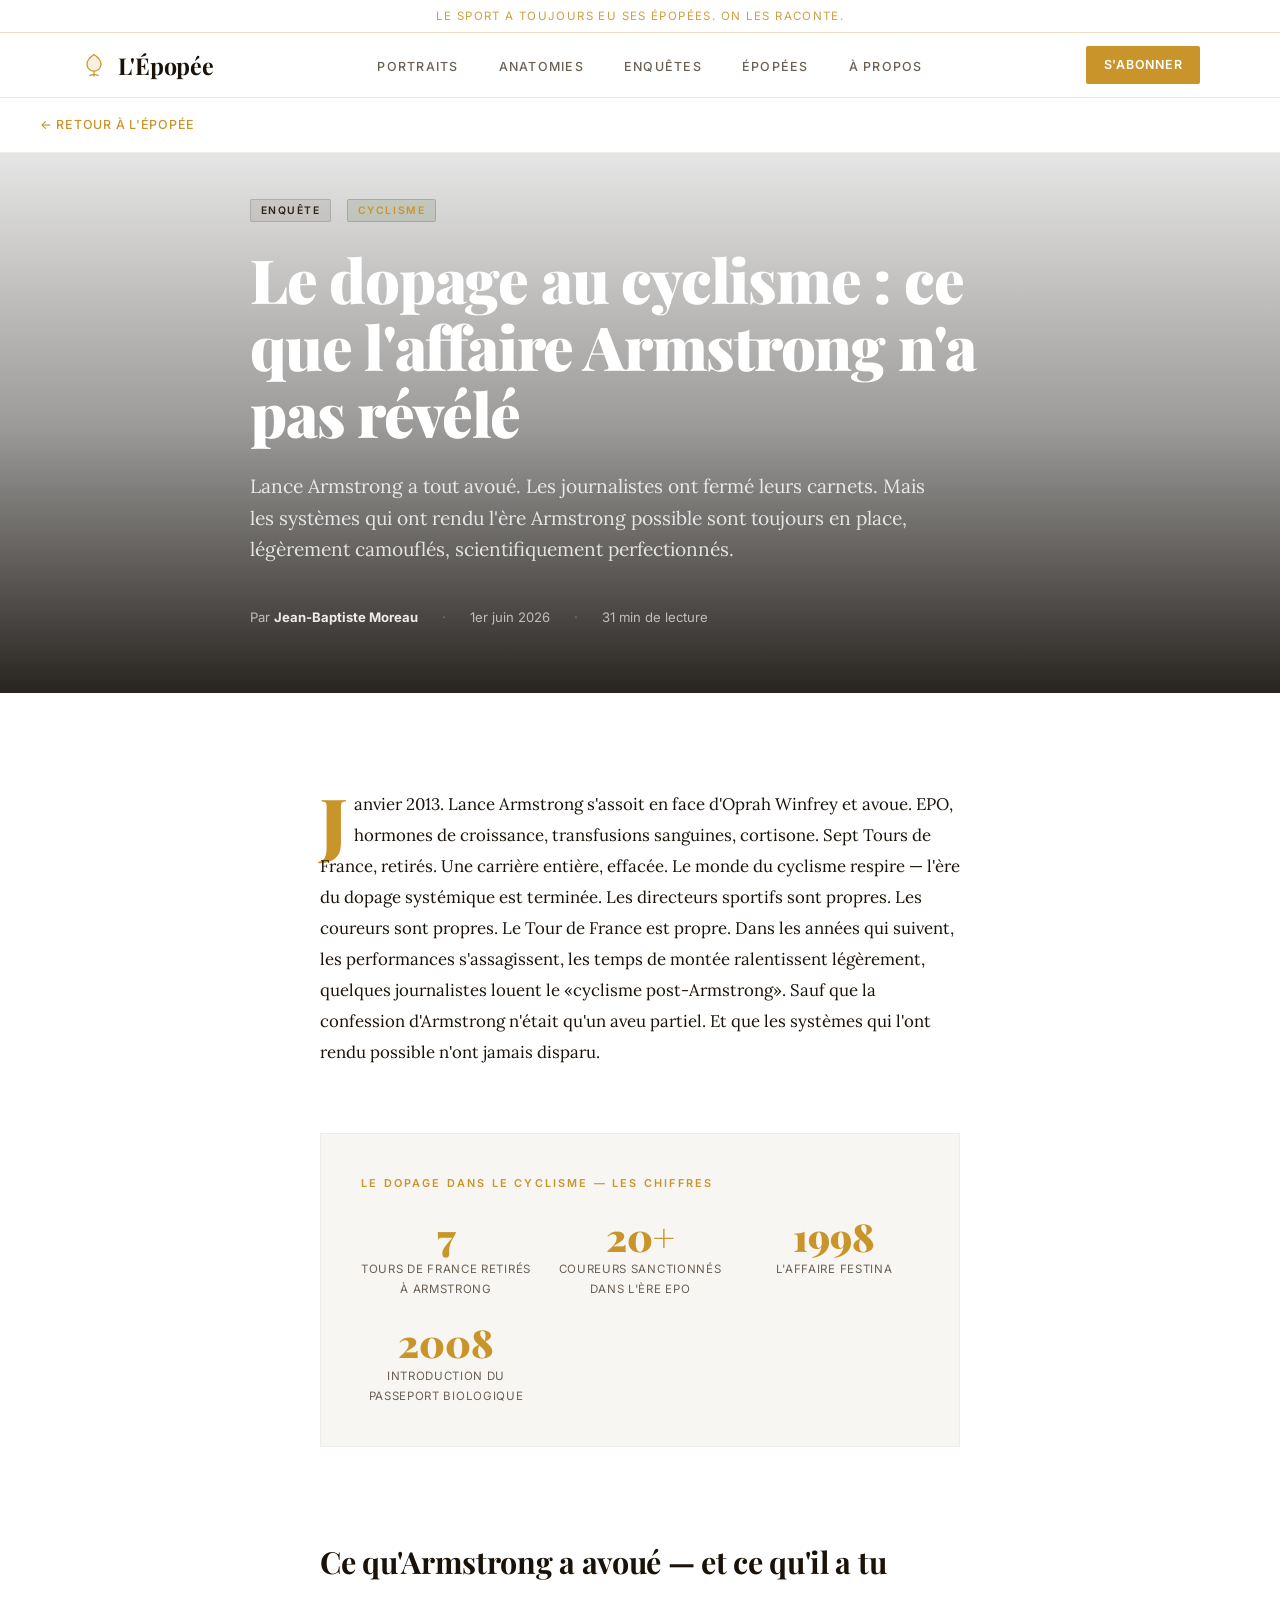
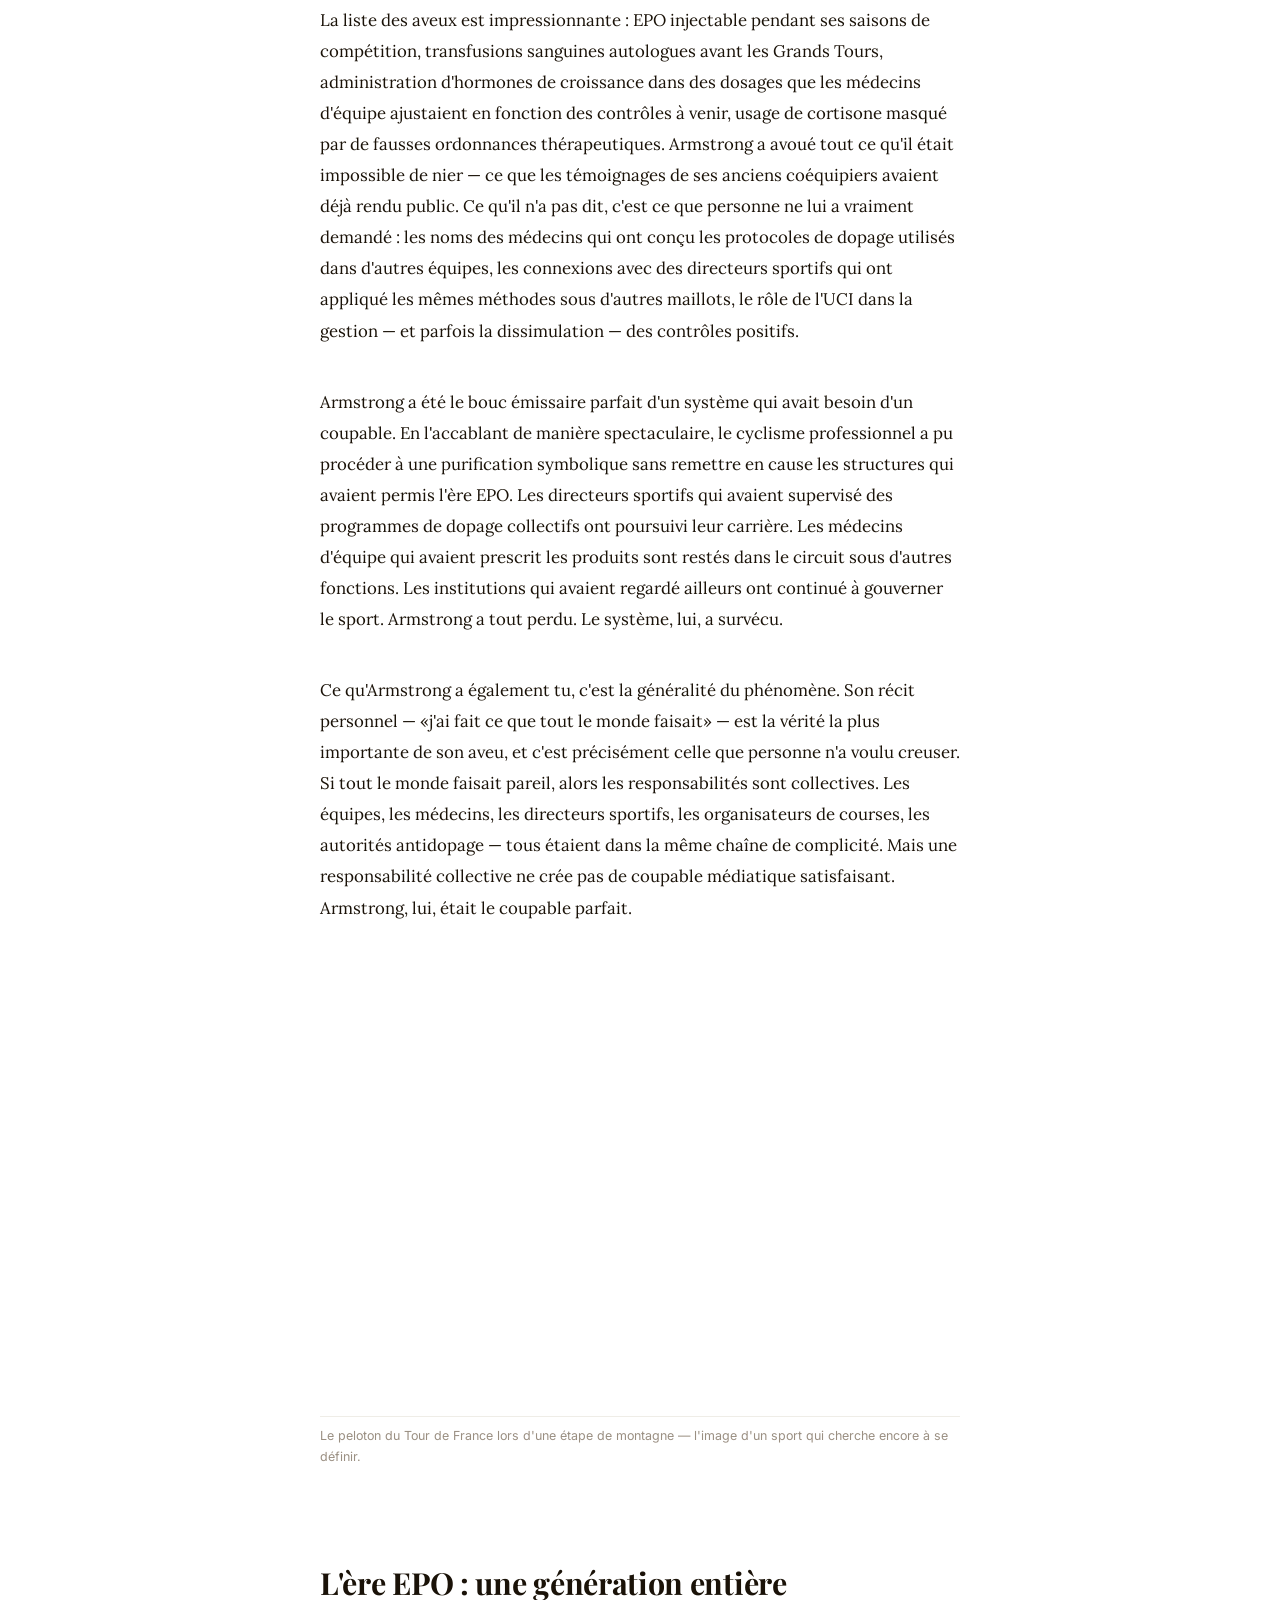
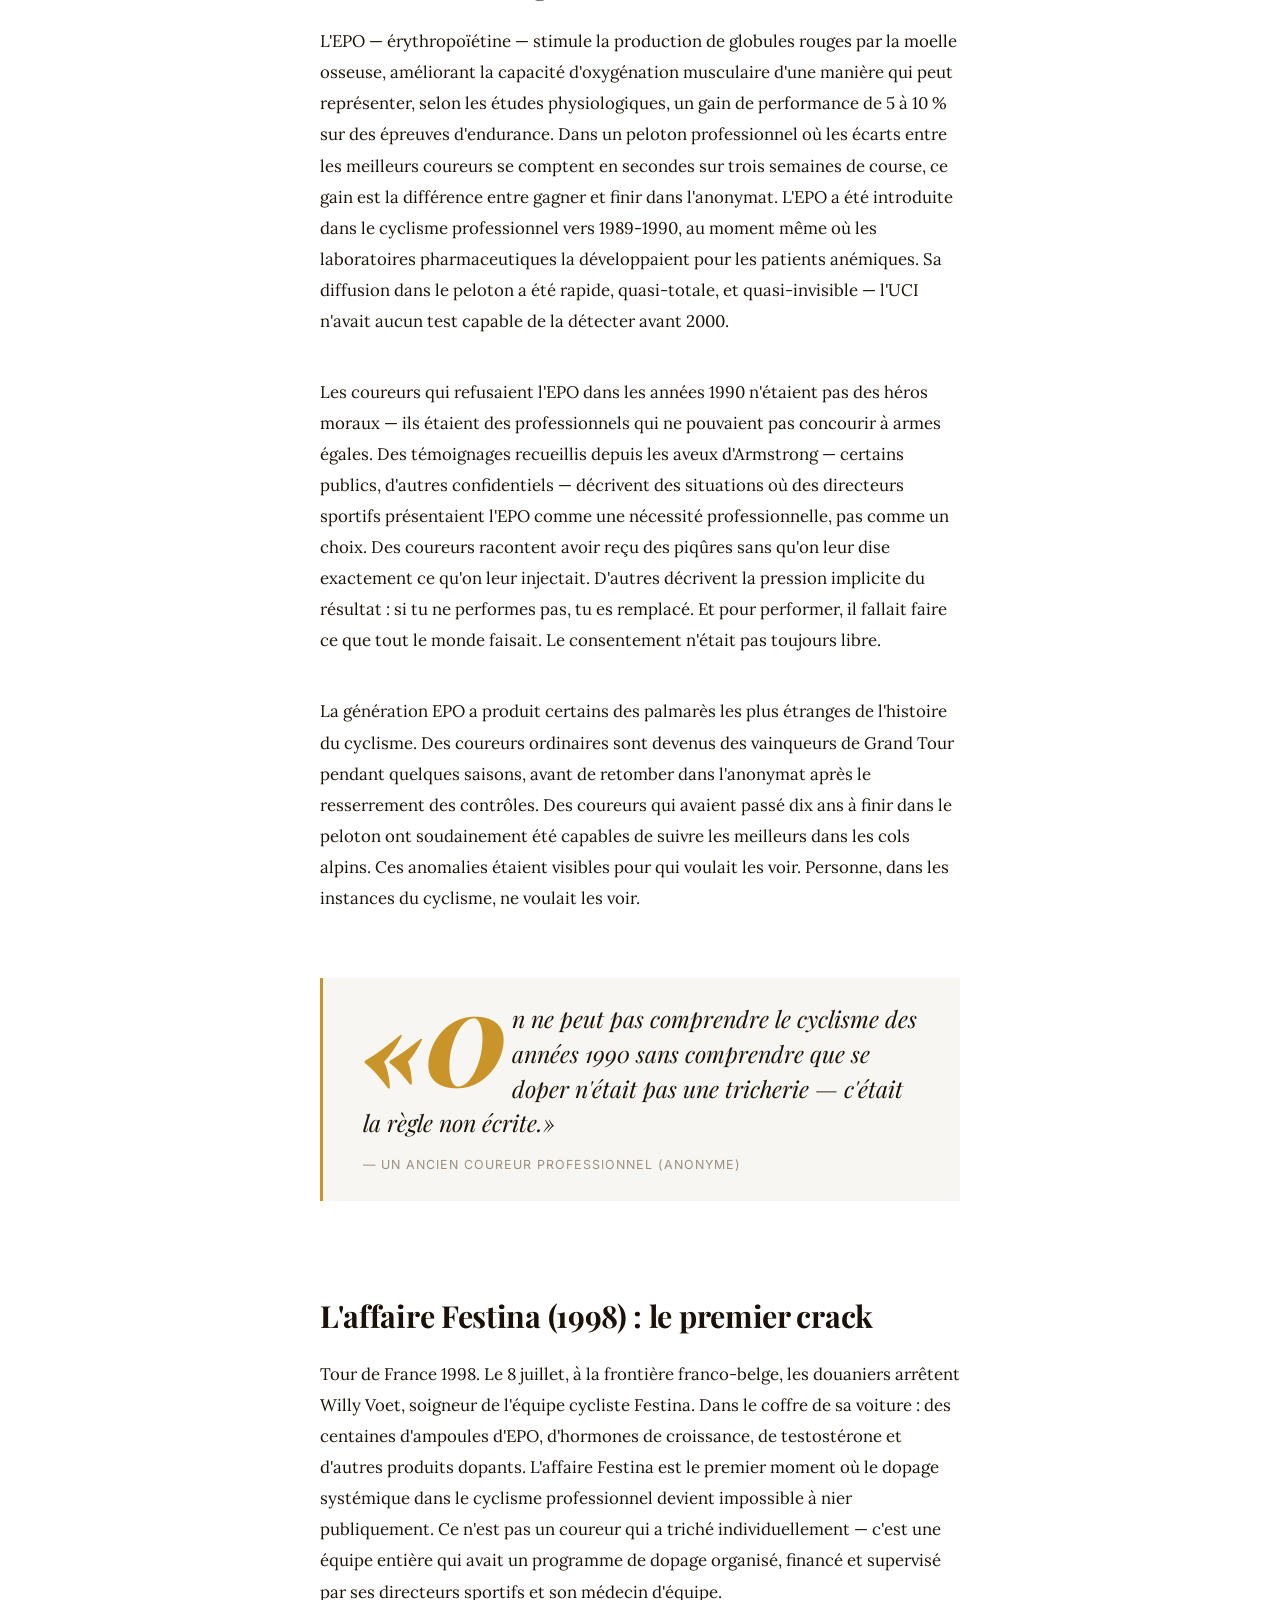
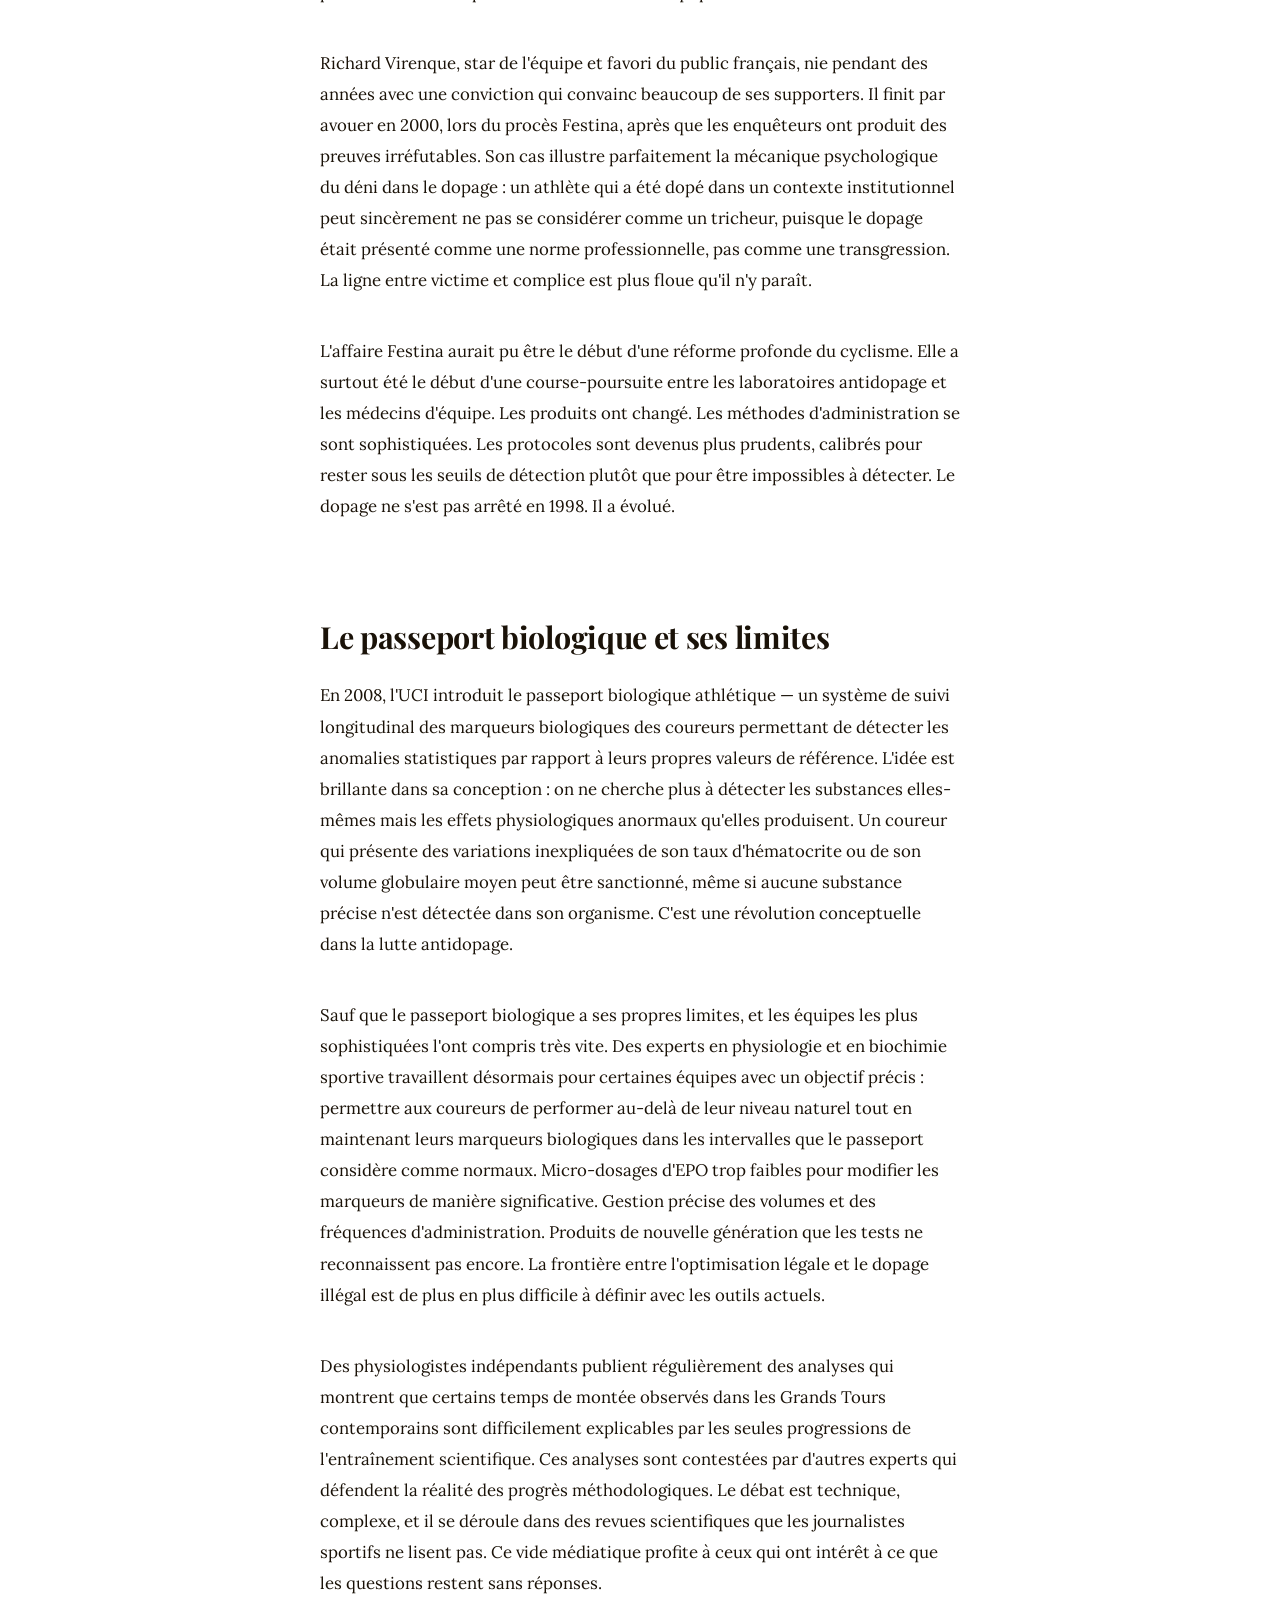
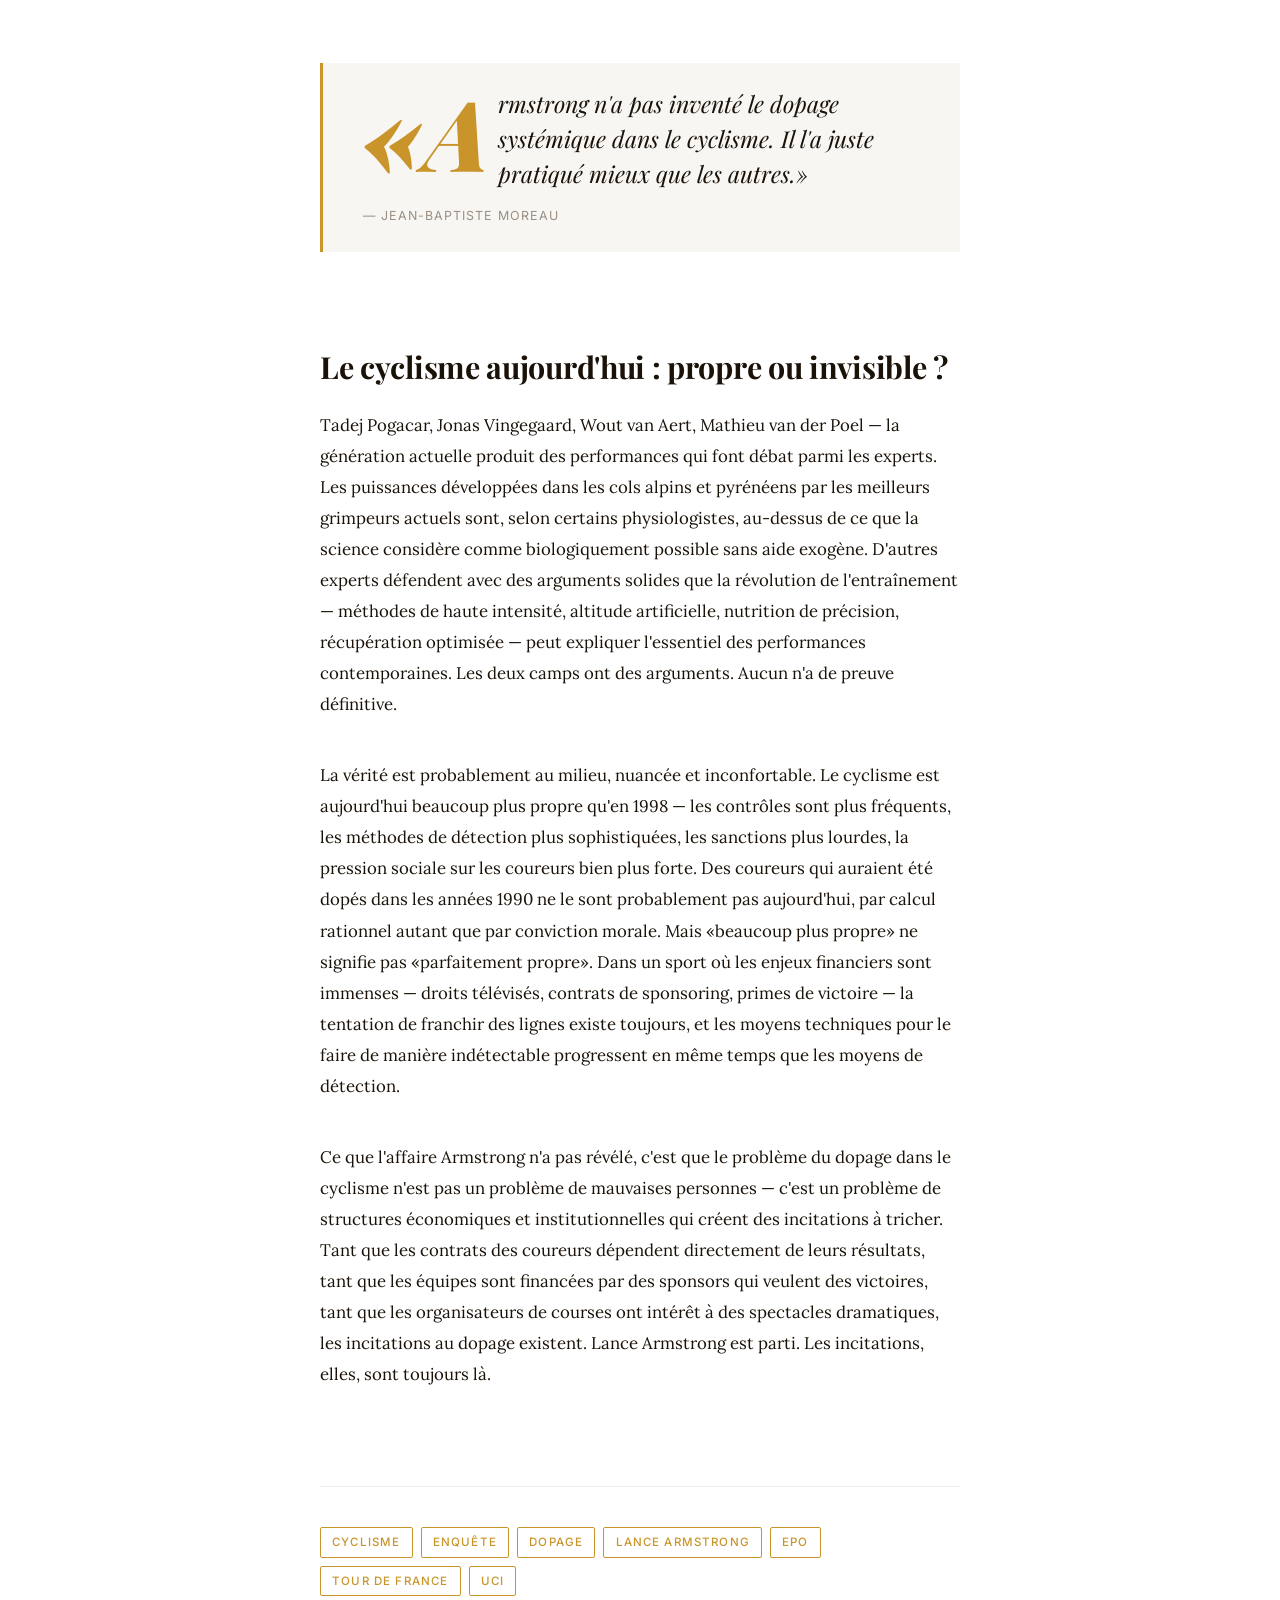
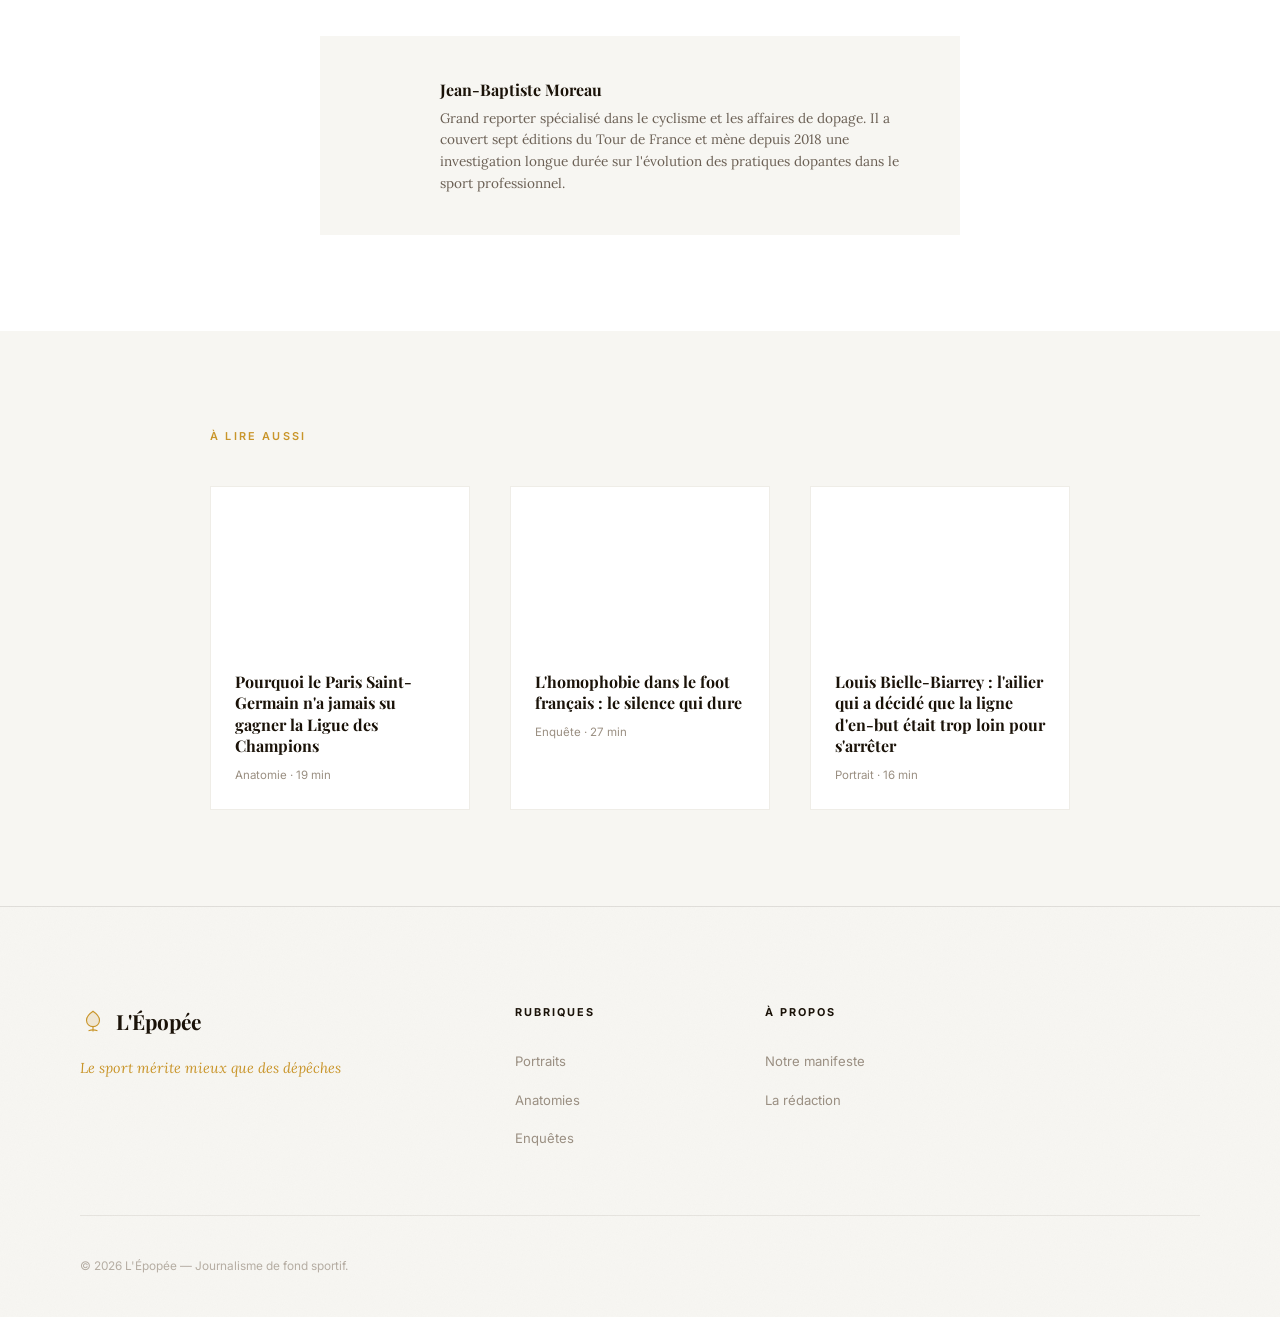
<file: sports-media/articles/dopage-cyclisme.html>
<!DOCTYPE html>
<html lang="fr">
<head>
  <meta charset="UTF-8" />
  <meta name="viewport" content="width=device-width, initial-scale=1.0" />
  <title>Le dopage au cyclisme : ce que l'affaire Armstrong n'a pas révélé — L'Épopée</title>
  <meta name="description" content="Lance Armstrong a tout avoué. Les journalistes ont fermé leurs carnets. Mais les systèmes qui ont rendu l'ère Armstrong possible sont toujours en place, légèrement camouflés, scientifiquement perfectionnés." />
  <link rel="preconnect" href="https://fonts.googleapis.com" />
  <link rel="preconnect" href="https://fonts.gstatic.com" crossorigin />
  <link href="https://fonts.googleapis.com/css2?family=Playfair+Display:ital,wght@0,400;0,600;0,700;0,900;1,400;1,600&family=Lora:ital,wght@0,400;0,500;1,400&family=Inter:wght@300;400;500;600&display=swap" rel="stylesheet" />
  <link rel="stylesheet" href="/sports-media/style.css" />
  <style>
    .article-hero {
      position: relative;
      height: clamp(420px, 60vh, 700px);
      overflow: hidden;
      background-image: url("https://picsum.photos/seed/dopage-cyclisme/1600/900");
      background-size: cover;
      background-position: center 30%;
    }
    .article-hero-overlay {
      position: absolute;
      inset: 0;
      background: linear-gradient(to top, rgba(10,6,2,0.88) 0%, rgba(10,6,2,0.4) 50%, rgba(10,6,2,0.1) 100%);
    }
    .article-hero-content {
      position: absolute;
      bottom: 0; left: 0; right: 0;
      padding: var(--space-3xl) var(--container-pad) var(--space-2xl);
      max-width: 860px;
      margin-inline: auto;
    }
    .article-kicker { display: flex; align-items: center; gap: var(--space-md); margin-bottom: var(--space-lg); }
    .article-title { font-family: var(--font-display); font-size: clamp(2rem, 5vw, 3.8rem); font-weight: 900; line-height: 1.1; color: #fff; letter-spacing: -0.02em; margin-bottom: var(--space-lg); }
    .article-standfirst { font-family: var(--font-body); font-size: clamp(1rem, 1.8vw, 1.2rem); color: rgba(255,255,255,0.82); line-height: 1.65; max-width: 680px; margin-bottom: var(--space-xl); }
    .article-byline { display: flex; align-items: center; gap: var(--space-lg); font-family: var(--font-ui); font-size: 0.82rem; color: rgba(255,255,255,0.65); flex-wrap: wrap; }
    .article-byline strong { color: rgba(255,255,255,0.9); }
    .article-byline-sep { color: rgba(255,255,255,0.3); }
    .article-wrapper { max-width: 720px; margin-inline: auto; padding: var(--space-3xl) var(--container-pad); }
    .article-body p { font-family: var(--font-body); font-size: 1.05rem; line-height: 1.85; color: var(--color-ink); margin-bottom: var(--space-xl); }
    .article-body p:first-of-type::first-letter { font-family: var(--font-display); font-size: 4.2em; font-weight: 900; color: var(--color-bordeaux); float: left; line-height: 0.72; margin-right: 0.08em; margin-top: 0.1em; }
    .article-body h2 { font-family: var(--font-display); font-size: clamp(1.4rem, 2.5vw, 1.9rem); font-weight: 700; color: var(--color-ink); line-height: 1.25; margin-top: var(--space-3xl); margin-bottom: var(--space-lg); letter-spacing: -0.01em; }
    .article-pullquote { border-left: 3px solid var(--color-bordeaux); padding: var(--space-lg) var(--space-xl); margin: var(--space-2xl) 0; background: var(--color-cream-dark); }
    .article-pullquote p { font-family: var(--font-display); font-size: clamp(1.15rem, 2vw, 1.45rem); font-style: italic; color: var(--color-ink); line-height: 1.5; margin-bottom: var(--space-sm) !important; }
    .article-pullquote cite { font-family: var(--font-ui); font-size: 0.78rem; color: var(--color-ink-muted); letter-spacing: 0.08em; text-transform: uppercase; font-style: normal; }
    .article-image { margin: var(--space-2xl) 0; }
    .article-image img, .article-image .img-placeholder { width: 100%; height: 420px; object-fit: cover; display: block; background-image: url("https://picsum.photos/seed/cyclisme-peloton/900/420"); background-size: cover; background-position: center; }
    .article-image figcaption { font-family: var(--font-ui); font-size: 0.78rem; color: var(--color-ink-muted); margin-top: var(--space-sm); padding-top: var(--space-sm); border-top: 1px solid var(--color-cream-darker); }
    .article-stats { background: var(--color-cream-dark); border: 1px solid var(--color-cream-darker); padding: var(--space-xl); margin: var(--space-2xl) 0; }
    .article-stats-title { font-family: var(--font-ui); font-size: 0.68rem; font-weight: 600; letter-spacing: 0.2em; text-transform: uppercase; color: var(--color-bordeaux); margin-bottom: var(--space-lg); }
    .article-stats-grid { display: grid; grid-template-columns: repeat(auto-fit, minmax(130px, 1fr)); gap: var(--space-lg); }
    .stat-item { text-align: center; }
    .stat-number { font-family: var(--font-display); font-size: 2.4rem; font-weight: 900; color: var(--color-bordeaux); line-height: 1; display: block; }
    .stat-label { font-family: var(--font-ui); font-size: 0.72rem; color: var(--color-ink-mid); letter-spacing: 0.06em; text-transform: uppercase; margin-top: var(--space-xs); display: block; }
    .article-footer { border-top: 1px solid var(--color-cream-darker); margin-top: var(--space-3xl); padding-top: var(--space-xl); }
    .article-tags { display: flex; flex-wrap: wrap; gap: var(--space-sm); margin-bottom: var(--space-xl); }
    .article-tag { font-family: var(--font-ui); font-size: 0.72rem; font-weight: 500; letter-spacing: 0.1em; text-transform: uppercase; color: var(--color-bordeaux); border: 1px solid var(--color-bordeaux); padding: 0.25rem 0.7rem; border-radius: 2px; }
    .article-author-bio { display: flex; gap: var(--space-lg); align-items: flex-start; background: var(--color-cream-dark); padding: var(--space-xl); }
    .author-avatar { width: 56px; height: 56px; border-radius: 50%; background-image: url("https://picsum.photos/seed/author-jeanbaptiste/56/56"); background-size: cover; flex-shrink: 0; }
    .author-name { font-family: var(--font-display); font-size: 1rem; font-weight: 700; color: var(--color-ink); }
    .author-desc { font-family: var(--font-body); font-size: 0.85rem; color: var(--color-ink-mid); line-height: 1.6; margin-top: 0.25rem; }
    .related { background: var(--color-cream-dark); padding: var(--space-3xl) var(--container-pad); }
    .related-inner { max-width: 860px; margin-inline: auto; }
    .related-title { font-family: var(--font-ui); font-size: 0.68rem; font-weight: 600; letter-spacing: 0.2em; text-transform: uppercase; color: var(--color-bordeaux); margin-bottom: var(--space-xl); }
    .related-grid { display: grid; grid-template-columns: repeat(auto-fit, minmax(240px, 1fr)); gap: var(--space-xl); }
    .related-card { background: #fff; border: 1px solid var(--color-cream-darker); overflow: hidden; transition: transform var(--transition-base), box-shadow var(--transition-base); }
    .related-card:hover { transform: translateY(-3px); box-shadow: var(--shadow-hover); }
    .related-card-img { height: 160px; background-size: cover; background-position: center; }
    .related-card-body { padding: var(--space-lg); }
    .related-card-title { font-family: var(--font-display); font-size: 1rem; font-weight: 700; color: var(--color-ink); line-height: 1.35; margin-bottom: var(--space-sm); }
    .related-card-title a { color: inherit; text-decoration: none; transition: color var(--transition-base); }
    .related-card-title a:hover { color: var(--color-bordeaux); }
    .related-card-meta { font-family: var(--font-ui); font-size: 0.72rem; color: var(--color-ink-muted); }
    .back-link { display: block; font-family: var(--font-ui); font-size: 0.78rem; font-weight: 500; letter-spacing: 0.06em; text-transform: uppercase; color: var(--color-bordeaux); padding: var(--space-md) var(--container-pad); border-bottom: 1px solid var(--color-cream-darker); max-width: 100%; }
    .back-link:hover { text-decoration: underline; }
    @media (max-width: 768px) { .article-title { font-size: 1.9rem; } .article-wrapper { padding: var(--space-2xl) var(--container-pad); } .article-stats-grid { grid-template-columns: repeat(2, 1fr); } }
  </style>
</head>
<body>
  <div class="progress-bar" id="progressBar" aria-hidden="true"></div>
  <div class="top-bar"><span>Le sport a toujours eu ses épopées. On les raconte.</span></div>
  <nav class="nav" id="mainNav">
    <div class="nav-inner">
      <a href="/sports-media/index.html" class="nav-logo" aria-label="L'Épopée — accueil">
        <svg class="nav-logo-icon" viewBox="0 0 32 32" fill="none" xmlns="http://www.w3.org/2000/svg">
          <path d="M16 4 C16 4 8 9.5 8 15 C8 19.4 11.6 23 16 23 C20.4 23 24 19.4 24 15 C24 9.5 16 4 16 4 Z" fill="#C9952A" opacity="0.15"/>
          <path d="M16 4 C16 4 8 9.5 8 15 C8 19.4 11.6 23 16 23 C20.4 23 24 19.4 24 15 C24 9.5 16 4 16 4 Z" stroke="#C9952A" stroke-width="1.4" fill="none"/>
          <line x1="16" y1="23" x2="16" y2="29" stroke="#C9952A" stroke-width="1.4"/>
          <path d="M10.5 28 Q16 26 21.5 28" stroke="#C9952A" stroke-width="1.4" fill="none"/>
        </svg>
        <span class="nav-logo-text">L'Épopée</span>
      </a>
      <ul class="nav-links" id="navLinks">
        <li><a href="/sports-media/index.html#portraits" class="nav-link">Portraits</a></li>
        <li><a href="/sports-media/index.html#anatomies" class="nav-link">Anatomies</a></li>
        <li><a href="/sports-media/index.html#enquetes" class="nav-link">Enquêtes</a></li>
        <li><a href="/sports-media/index.html#epopees" class="nav-link">Épopées</a></li>
        <li><a href="/sports-media/index.html#about" class="nav-link">À propos</a></li>
      </ul>
      <div class="nav-actions">
        <a href="/sports-media/index.html#abonnement" class="btn-subscribe">S'abonner</a>
      </div>
      <button class="nav-hamburger" id="hamburgerBtn" aria-label="Menu" aria-expanded="false">
        <span></span><span></span><span></span>
      </button>
    </div>
  </nav>
  <a href="/sports-media/index.html" class="back-link">← Retour à L'Épopée</a>
  <header class="article-hero">
    <div class="article-hero-overlay"></div>
    <div class="article-hero-content">
      <div class="article-kicker">
        <span class="badge badge--enquete">Enquête</span>
        <span class="badge badge--epopee">Cyclisme</span>
      </div>
      <h1 class="article-title">Le dopage au cyclisme : ce que l'affaire Armstrong n'a pas révélé</h1>
      <p class="article-standfirst">Lance Armstrong a tout avoué. Les journalistes ont fermé leurs carnets. Mais les systèmes qui ont rendu l'ère Armstrong possible sont toujours en place, légèrement camouflés, scientifiquement perfectionnés.</p>
      <div class="article-byline">
        <span>Par <strong>Jean-Baptiste Moreau</strong></span>
        <span class="article-byline-sep">·</span>
        <time>1er juin 2026</time>
        <span class="article-byline-sep">·</span>
        <span>31 min de lecture</span>
      </div>
    </div>
  </header>
  <main>
    <article class="article-wrapper">
      <div class="article-body">

        <p>Janvier 2013. Lance Armstrong s'assoit en face d'Oprah Winfrey et avoue. EPO, hormones de croissance, transfusions sanguines, cortisone. Sept Tours de France, retirés. Une carrière entière, effacée. Le monde du cyclisme respire — l'ère du dopage systémique est terminée. Les directeurs sportifs sont propres. Les coureurs sont propres. Le Tour de France est propre. Dans les années qui suivent, les performances s'assagissent, les temps de montée ralentissent légèrement, quelques journalistes louent le «cyclisme post-Armstrong». Sauf que la confession d'Armstrong n'était qu'un aveu partiel. Et que les systèmes qui l'ont rendu possible n'ont jamais disparu.</p>

        <div class="article-stats">
          <div class="article-stats-title">Le dopage dans le cyclisme — Les chiffres</div>
          <div class="article-stats-grid">
            <div class="stat-item">
              <span class="stat-number">7</span>
              <span class="stat-label">Tours de France retirés à Armstrong</span>
            </div>
            <div class="stat-item">
              <span class="stat-number">20+</span>
              <span class="stat-label">Coureurs sanctionnés dans l'ère EPO</span>
            </div>
            <div class="stat-item">
              <span class="stat-number">1998</span>
              <span class="stat-label">L'affaire Festina</span>
            </div>
            <div class="stat-item">
              <span class="stat-number">2008</span>
              <span class="stat-label">Introduction du passeport biologique</span>
            </div>
          </div>
        </div>

        <h2>Ce qu'Armstrong a avoué — et ce qu'il a tu</h2>

        <p>La liste des aveux est impressionnante : EPO injectable pendant ses saisons de compétition, transfusions sanguines autologues avant les Grands Tours, administration d'hormones de croissance dans des dosages que les médecins d'équipe ajustaient en fonction des contrôles à venir, usage de cortisone masqué par de fausses ordonnances thérapeutiques. Armstrong a avoué tout ce qu'il était impossible de nier — ce que les témoignages de ses anciens coéquipiers avaient déjà rendu public. Ce qu'il n'a pas dit, c'est ce que personne ne lui a vraiment demandé : les noms des médecins qui ont conçu les protocoles de dopage utilisés dans d'autres équipes, les connexions avec des directeurs sportifs qui ont appliqué les mêmes méthodes sous d'autres maillots, le rôle de l'UCI dans la gestion — et parfois la dissimulation — des contrôles positifs.</p>

        <p>Armstrong a été le bouc émissaire parfait d'un système qui avait besoin d'un coupable. En l'accablant de manière spectaculaire, le cyclisme professionnel a pu procéder à une purification symbolique sans remettre en cause les structures qui avaient permis l'ère EPO. Les directeurs sportifs qui avaient supervisé des programmes de dopage collectifs ont poursuivi leur carrière. Les médecins d'équipe qui avaient prescrit les produits sont restés dans le circuit sous d'autres fonctions. Les institutions qui avaient regardé ailleurs ont continué à gouverner le sport. Armstrong a tout perdu. Le système, lui, a survécu.</p>

        <p>Ce qu'Armstrong a également tu, c'est la généralité du phénomène. Son récit personnel — «j'ai fait ce que tout le monde faisait» — est la vérité la plus importante de son aveu, et c'est précisément celle que personne n'a voulu creuser. Si tout le monde faisait pareil, alors les responsabilités sont collectives. Les équipes, les médecins, les directeurs sportifs, les organisateurs de courses, les autorités antidopage — tous étaient dans la même chaîne de complicité. Mais une responsabilité collective ne crée pas de coupable médiatique satisfaisant. Armstrong, lui, était le coupable parfait.</p>

        <figure class="article-image">
          <div class="img-placeholder"></div>
          <figcaption>Le peloton du Tour de France lors d'une étape de montagne — l'image d'un sport qui cherche encore à se définir.</figcaption>
        </figure>

        <h2>L'ère EPO : une génération entière</h2>

        <p>L'EPO — érythropoïétine — stimule la production de globules rouges par la moelle osseuse, améliorant la capacité d'oxygénation musculaire d'une manière qui peut représenter, selon les études physiologiques, un gain de performance de 5 à 10 % sur des épreuves d'endurance. Dans un peloton professionnel où les écarts entre les meilleurs coureurs se comptent en secondes sur trois semaines de course, ce gain est la différence entre gagner et finir dans l'anonymat. L'EPO a été introduite dans le cyclisme professionnel vers 1989-1990, au moment même où les laboratoires pharmaceutiques la développaient pour les patients anémiques. Sa diffusion dans le peloton a été rapide, quasi-totale, et quasi-invisible — l'UCI n'avait aucun test capable de la détecter avant 2000.</p>

        <p>Les coureurs qui refusaient l'EPO dans les années 1990 n'étaient pas des héros moraux — ils étaient des professionnels qui ne pouvaient pas concourir à armes égales. Des témoignages recueillis depuis les aveux d'Armstrong — certains publics, d'autres confidentiels — décrivent des situations où des directeurs sportifs présentaient l'EPO comme une nécessité professionnelle, pas comme un choix. Des coureurs racontent avoir reçu des piqûres sans qu'on leur dise exactement ce qu'on leur injectait. D'autres décrivent la pression implicite du résultat : si tu ne performes pas, tu es remplacé. Et pour performer, il fallait faire ce que tout le monde faisait. Le consentement n'était pas toujours libre.</p>

        <p>La génération EPO a produit certains des palmarès les plus étranges de l'histoire du cyclisme. Des coureurs ordinaires sont devenus des vainqueurs de Grand Tour pendant quelques saisons, avant de retomber dans l'anonymat après le resserrement des contrôles. Des coureurs qui avaient passé dix ans à finir dans le peloton ont soudainement été capables de suivre les meilleurs dans les cols alpins. Ces anomalies étaient visibles pour qui voulait les voir. Personne, dans les instances du cyclisme, ne voulait les voir.</p>

        <div class="article-pullquote">
          <p>«On ne peut pas comprendre le cyclisme des années 1990 sans comprendre que se doper n'était pas une tricherie — c'était la règle non écrite.»</p>
          <cite>— Un ancien coureur professionnel (anonyme)</cite>
        </div>

        <h2>L'affaire Festina (1998) : le premier crack</h2>

        <p>Tour de France 1998. Le 8 juillet, à la frontière franco-belge, les douaniers arrêtent Willy Voet, soigneur de l'équipe cycliste Festina. Dans le coffre de sa voiture : des centaines d'ampoules d'EPO, d'hormones de croissance, de testostérone et d'autres produits dopants. L'affaire Festina est le premier moment où le dopage systémique dans le cyclisme professionnel devient impossible à nier publiquement. Ce n'est pas un coureur qui a triché individuellement — c'est une équipe entière qui avait un programme de dopage organisé, financé et supervisé par ses directeurs sportifs et son médecin d'équipe.</p>

        <p>Richard Virenque, star de l'équipe et favori du public français, nie pendant des années avec une conviction qui convainc beaucoup de ses supporters. Il finit par avouer en 2000, lors du procès Festina, après que les enquêteurs ont produit des preuves irréfutables. Son cas illustre parfaitement la mécanique psychologique du déni dans le dopage : un athlète qui a été dopé dans un contexte institutionnel peut sincèrement ne pas se considérer comme un tricheur, puisque le dopage était présenté comme une norme professionnelle, pas comme une transgression. La ligne entre victime et complice est plus floue qu'il n'y paraît.</p>

        <p>L'affaire Festina aurait pu être le début d'une réforme profonde du cyclisme. Elle a surtout été le début d'une course-poursuite entre les laboratoires antidopage et les médecins d'équipe. Les produits ont changé. Les méthodes d'administration se sont sophistiquées. Les protocoles sont devenus plus prudents, calibrés pour rester sous les seuils de détection plutôt que pour être impossibles à détecter. Le dopage ne s'est pas arrêté en 1998. Il a évolué.</p>

        <h2>Le passeport biologique et ses limites</h2>

        <p>En 2008, l'UCI introduit le passeport biologique athlétique — un système de suivi longitudinal des marqueurs biologiques des coureurs permettant de détecter les anomalies statistiques par rapport à leurs propres valeurs de référence. L'idée est brillante dans sa conception : on ne cherche plus à détecter les substances elles-mêmes mais les effets physiologiques anormaux qu'elles produisent. Un coureur qui présente des variations inexpliquées de son taux d'hématocrite ou de son volume globulaire moyen peut être sanctionné, même si aucune substance précise n'est détectée dans son organisme. C'est une révolution conceptuelle dans la lutte antidopage.</p>

        <p>Sauf que le passeport biologique a ses propres limites, et les équipes les plus sophistiquées l'ont compris très vite. Des experts en physiologie et en biochimie sportive travaillent désormais pour certaines équipes avec un objectif précis : permettre aux coureurs de performer au-delà de leur niveau naturel tout en maintenant leurs marqueurs biologiques dans les intervalles que le passeport considère comme normaux. Micro-dosages d'EPO trop faibles pour modifier les marqueurs de manière significative. Gestion précise des volumes et des fréquences d'administration. Produits de nouvelle génération que les tests ne reconnaissent pas encore. La frontière entre l'optimisation légale et le dopage illégal est de plus en plus difficile à définir avec les outils actuels.</p>

        <p>Des physiologistes indépendants publient régulièrement des analyses qui montrent que certains temps de montée observés dans les Grands Tours contemporains sont difficilement explicables par les seules progressions de l'entraînement scientifique. Ces analyses sont contestées par d'autres experts qui défendent la réalité des progrès méthodologiques. Le débat est technique, complexe, et il se déroule dans des revues scientifiques que les journalistes sportifs ne lisent pas. Ce vide médiatique profite à ceux qui ont intérêt à ce que les questions restent sans réponses.</p>

        <div class="article-pullquote">
          <p>«Armstrong n'a pas inventé le dopage systémique dans le cyclisme. Il l'a juste pratiqué mieux que les autres.»</p>
          <cite>— Jean-Baptiste Moreau</cite>
        </div>

        <h2>Le cyclisme aujourd'hui : propre ou invisible ?</h2>

        <p>Tadej Pogacar, Jonas Vingegaard, Wout van Aert, Mathieu van der Poel — la génération actuelle produit des performances qui font débat parmi les experts. Les puissances développées dans les cols alpins et pyrénéens par les meilleurs grimpeurs actuels sont, selon certains physiologistes, au-dessus de ce que la science considère comme biologiquement possible sans aide exogène. D'autres experts défendent avec des arguments solides que la révolution de l'entraînement — méthodes de haute intensité, altitude artificielle, nutrition de précision, récupération optimisée — peut expliquer l'essentiel des performances contemporaines. Les deux camps ont des arguments. Aucun n'a de preuve définitive.</p>

        <p>La vérité est probablement au milieu, nuancée et inconfortable. Le cyclisme est aujourd'hui beaucoup plus propre qu'en 1998 — les contrôles sont plus fréquents, les méthodes de détection plus sophistiquées, les sanctions plus lourdes, la pression sociale sur les coureurs bien plus forte. Des coureurs qui auraient été dopés dans les années 1990 ne le sont probablement pas aujourd'hui, par calcul rationnel autant que par conviction morale. Mais «beaucoup plus propre» ne signifie pas «parfaitement propre». Dans un sport où les enjeux financiers sont immenses — droits télévisés, contrats de sponsoring, primes de victoire — la tentation de franchir des lignes existe toujours, et les moyens techniques pour le faire de manière indétectable progressent en même temps que les moyens de détection.</p>

        <p>Ce que l'affaire Armstrong n'a pas révélé, c'est que le problème du dopage dans le cyclisme n'est pas un problème de mauvaises personnes — c'est un problème de structures économiques et institutionnelles qui créent des incitations à tricher. Tant que les contrats des coureurs dépendent directement de leurs résultats, tant que les équipes sont financées par des sponsors qui veulent des victoires, tant que les organisateurs de courses ont intérêt à des spectacles dramatiques, les incitations au dopage existent. Lance Armstrong est parti. Les incitations, elles, sont toujours là.</p>

      </div>
      <footer class="article-footer">
        <div class="article-tags">
          <span class="article-tag">Cyclisme</span>
          <span class="article-tag">Enquête</span>
          <span class="article-tag">Dopage</span>
          <span class="article-tag">Lance Armstrong</span>
          <span class="article-tag">EPO</span>
          <span class="article-tag">Tour de France</span>
          <span class="article-tag">UCI</span>
        </div>
        <div class="article-author-bio">
          <div class="author-avatar"></div>
          <div>
            <div class="author-name">Jean-Baptiste Moreau</div>
            <p class="author-desc">Grand reporter spécialisé dans le cyclisme et les affaires de dopage. Il a couvert sept éditions du Tour de France et mène depuis 2018 une investigation longue durée sur l'évolution des pratiques dopantes dans le sport professionnel.</p>
          </div>
        </div>
      </footer>
    </article>
    <section class="related">
      <div class="related-inner">
        <h2 class="related-title">À lire aussi</h2>
        <div class="related-grid">
          <div class="related-card">
            <div class="related-card-img" style="background-image: url('https://picsum.photos/seed/psg-football/600/300');"></div>
            <div class="related-card-body">
              <div class="related-card-title"><a href="/sports-media/articles/psg-ligue-des-champions.html">Pourquoi le Paris Saint-Germain n'a jamais su gagner la Ligue des Champions</a></div>
              <div class="related-card-meta">Anatomie · 19 min</div>
            </div>
          </div>
          <div class="related-card">
            <div class="related-card-img" style="background-image: url('https://picsum.photos/seed/homophobie-foot/600/300');"></div>
            <div class="related-card-body">
              <div class="related-card-title"><a href="/sports-media/articles/homophobie-football.html">L'homophobie dans le foot français : le silence qui dure</a></div>
              <div class="related-card-meta">Enquête · 27 min</div>
            </div>
          </div>
          <div class="related-card">
            <div class="related-card-img" style="background-image: url('https://picsum.photos/seed/bielle-biarrey-hero/600/300');"></div>
            <div class="related-card-body">
              <div class="related-card-title"><a href="/sports-media/articles/louis-bielle-biarrey.html">Louis Bielle-Biarrey : l'ailier qui a décidé que la ligne d'en-but était trop loin pour s'arrêter</a></div>
              <div class="related-card-meta">Portrait · 16 min</div>
            </div>
          </div>
        </div>
      </div>
    </section>
  </main>
  <footer class="footer">
    <div class="container">
      <div class="footer-top">
        <div class="footer-brand">
          <a href="/sports-media/index.html" class="footer-logo">
            <svg class="footer-logo-icon" viewBox="0 0 32 32" fill="none" xmlns="http://www.w3.org/2000/svg">
              <path d="M16 4 C16 4 8 9.5 8 15 C8 19.4 11.6 23 16 23 C20.4 23 24 19.4 24 15 C24 9.5 16 4 16 4 Z" fill="#C9952A" opacity="0.15"/>
              <path d="M16 4 C16 4 8 9.5 8 15 C8 19.4 11.6 23 16 23 C20.4 23 24 19.4 24 15 C24 9.5 16 4 16 4 Z" stroke="#C9952A" stroke-width="1.4" fill="none"/>
              <line x1="16" y1="23" x2="16" y2="29" stroke="#C9952A" stroke-width="1.4"/>
              <path d="M10.5 28 Q16 26 21.5 28" stroke="#C9952A" stroke-width="1.4" fill="none"/>
            </svg>
            <span class="footer-logo-text">L'Épopée</span>
          </a>
          <p class="footer-tagline">Le sport mérite mieux que des dépêches</p>
        </div>
        <div class="footer-col">
          <h4 class="footer-col-title">Rubriques</h4>
          <ul class="footer-links">
            <li><a href="/sports-media/index.html#portraits">Portraits</a></li>
            <li><a href="/sports-media/index.html#anatomies">Anatomies</a></li>
            <li><a href="/sports-media/index.html#enquetes">Enquêtes</a></li>
          </ul>
        </div>
        <div class="footer-col">
          <h4 class="footer-col-title">À propos</h4>
          <ul class="footer-links">
            <li><a href="#">Notre manifeste</a></li>
            <li><a href="#">La rédaction</a></li>
          </ul>
        </div>
      </div>
      <div class="footer-bottom">
        <p class="footer-copy">© 2026 L'Épopée — Journalisme de fond sportif.</p>
      </div>
    </div>
  </footer>
  <script src="/sports-media/script.js"></script>
</body>
</html>
</file>
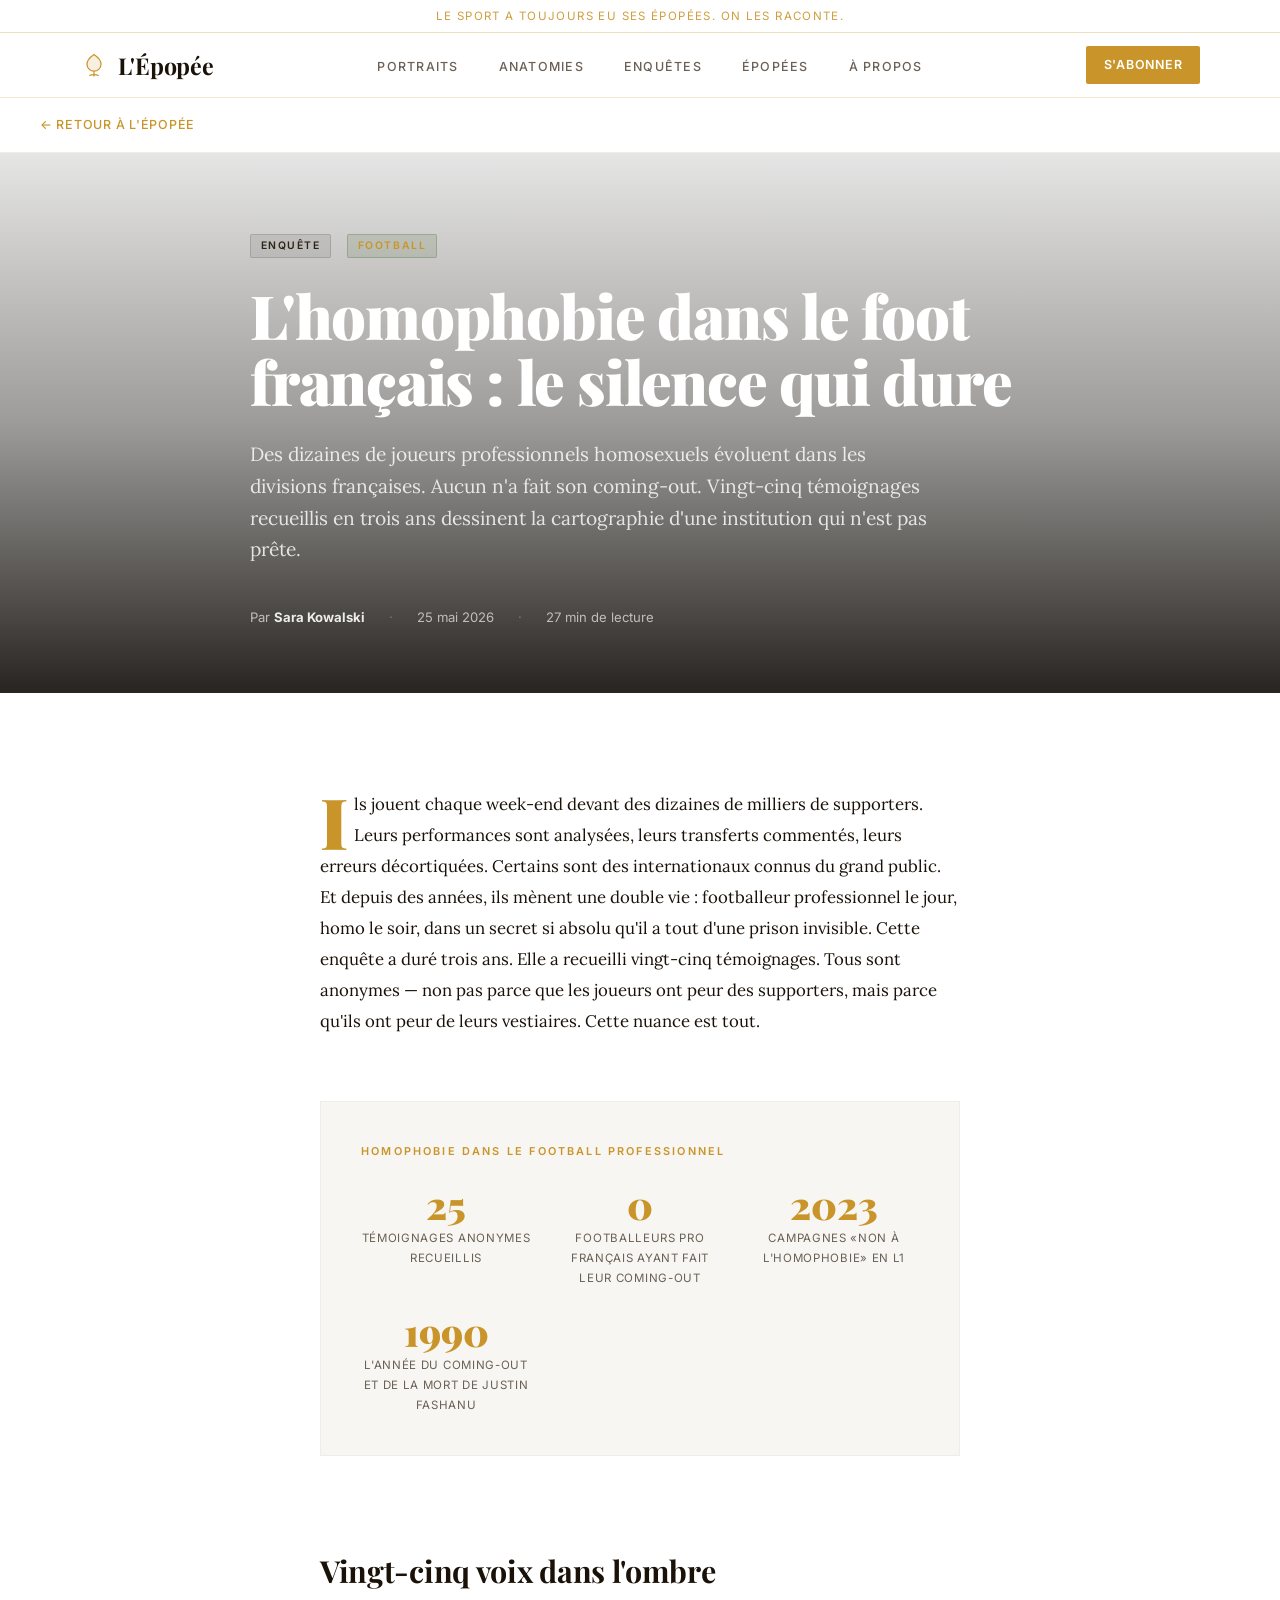
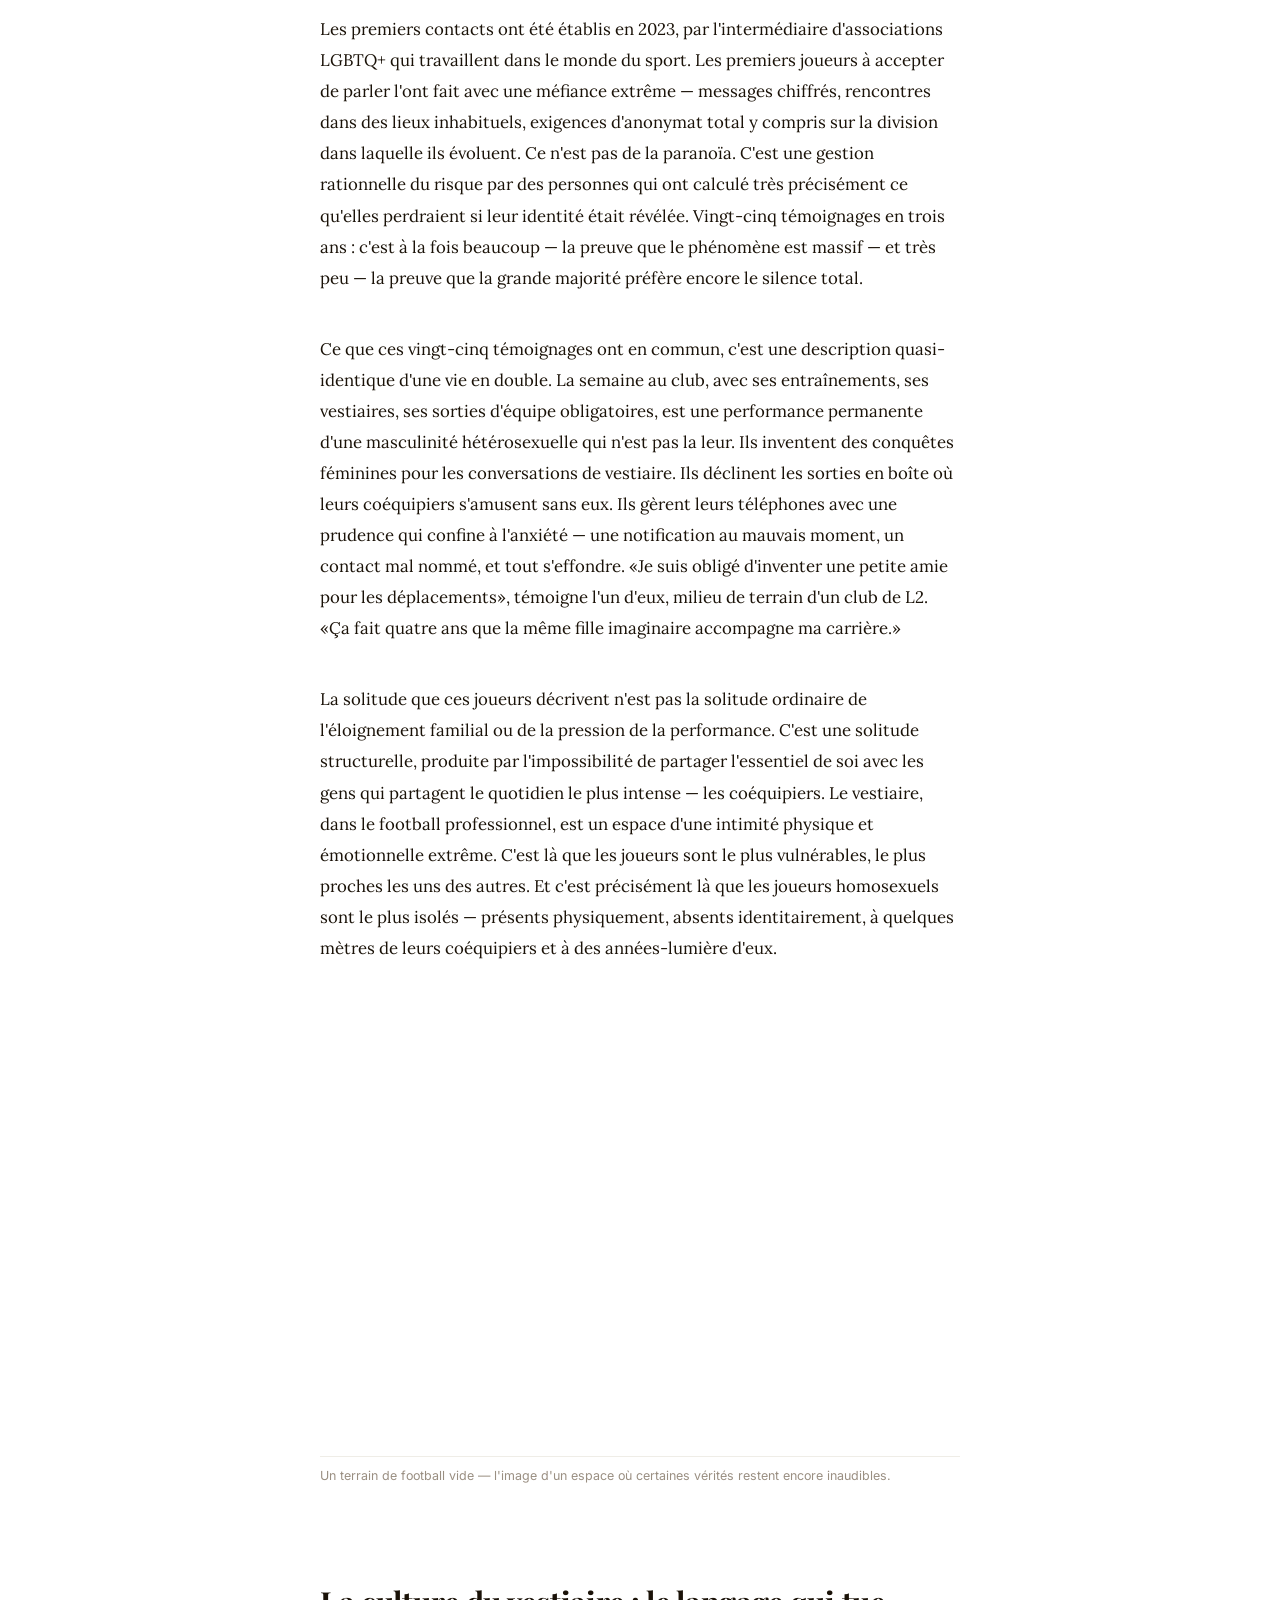
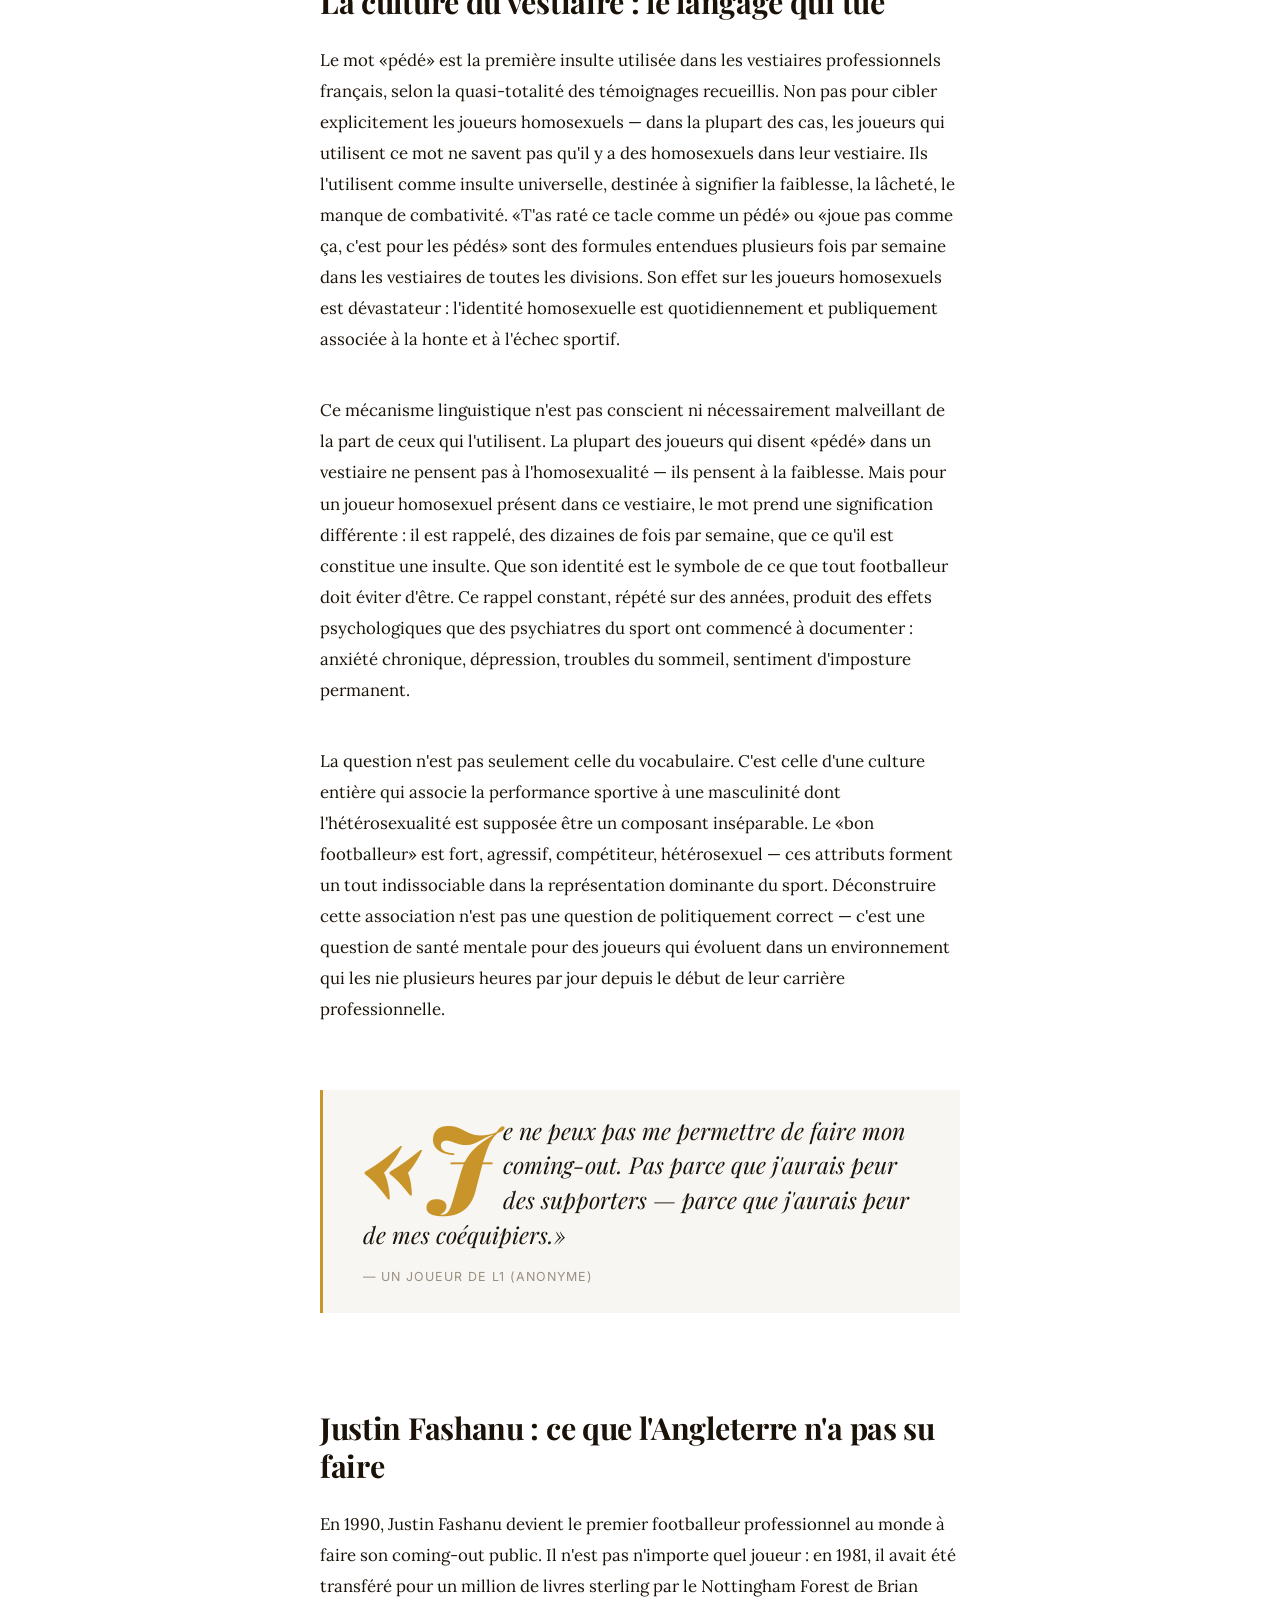
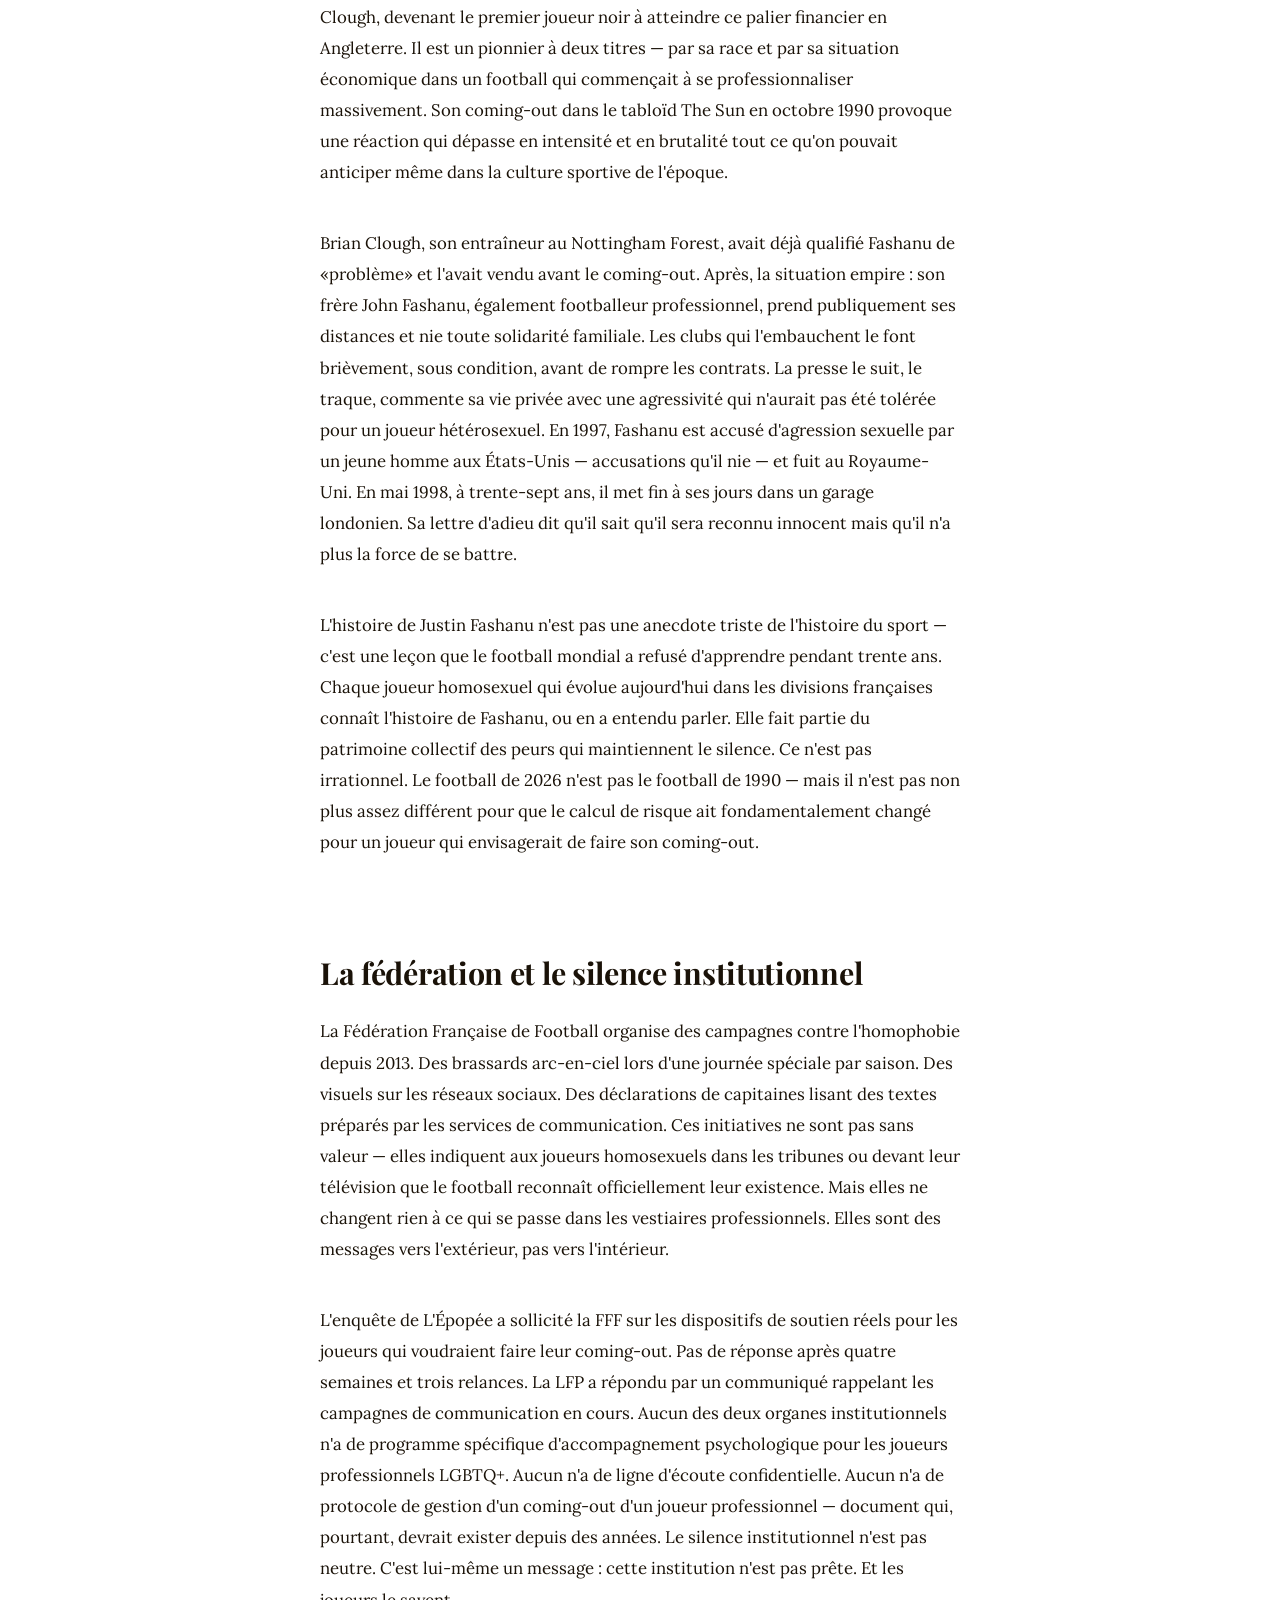
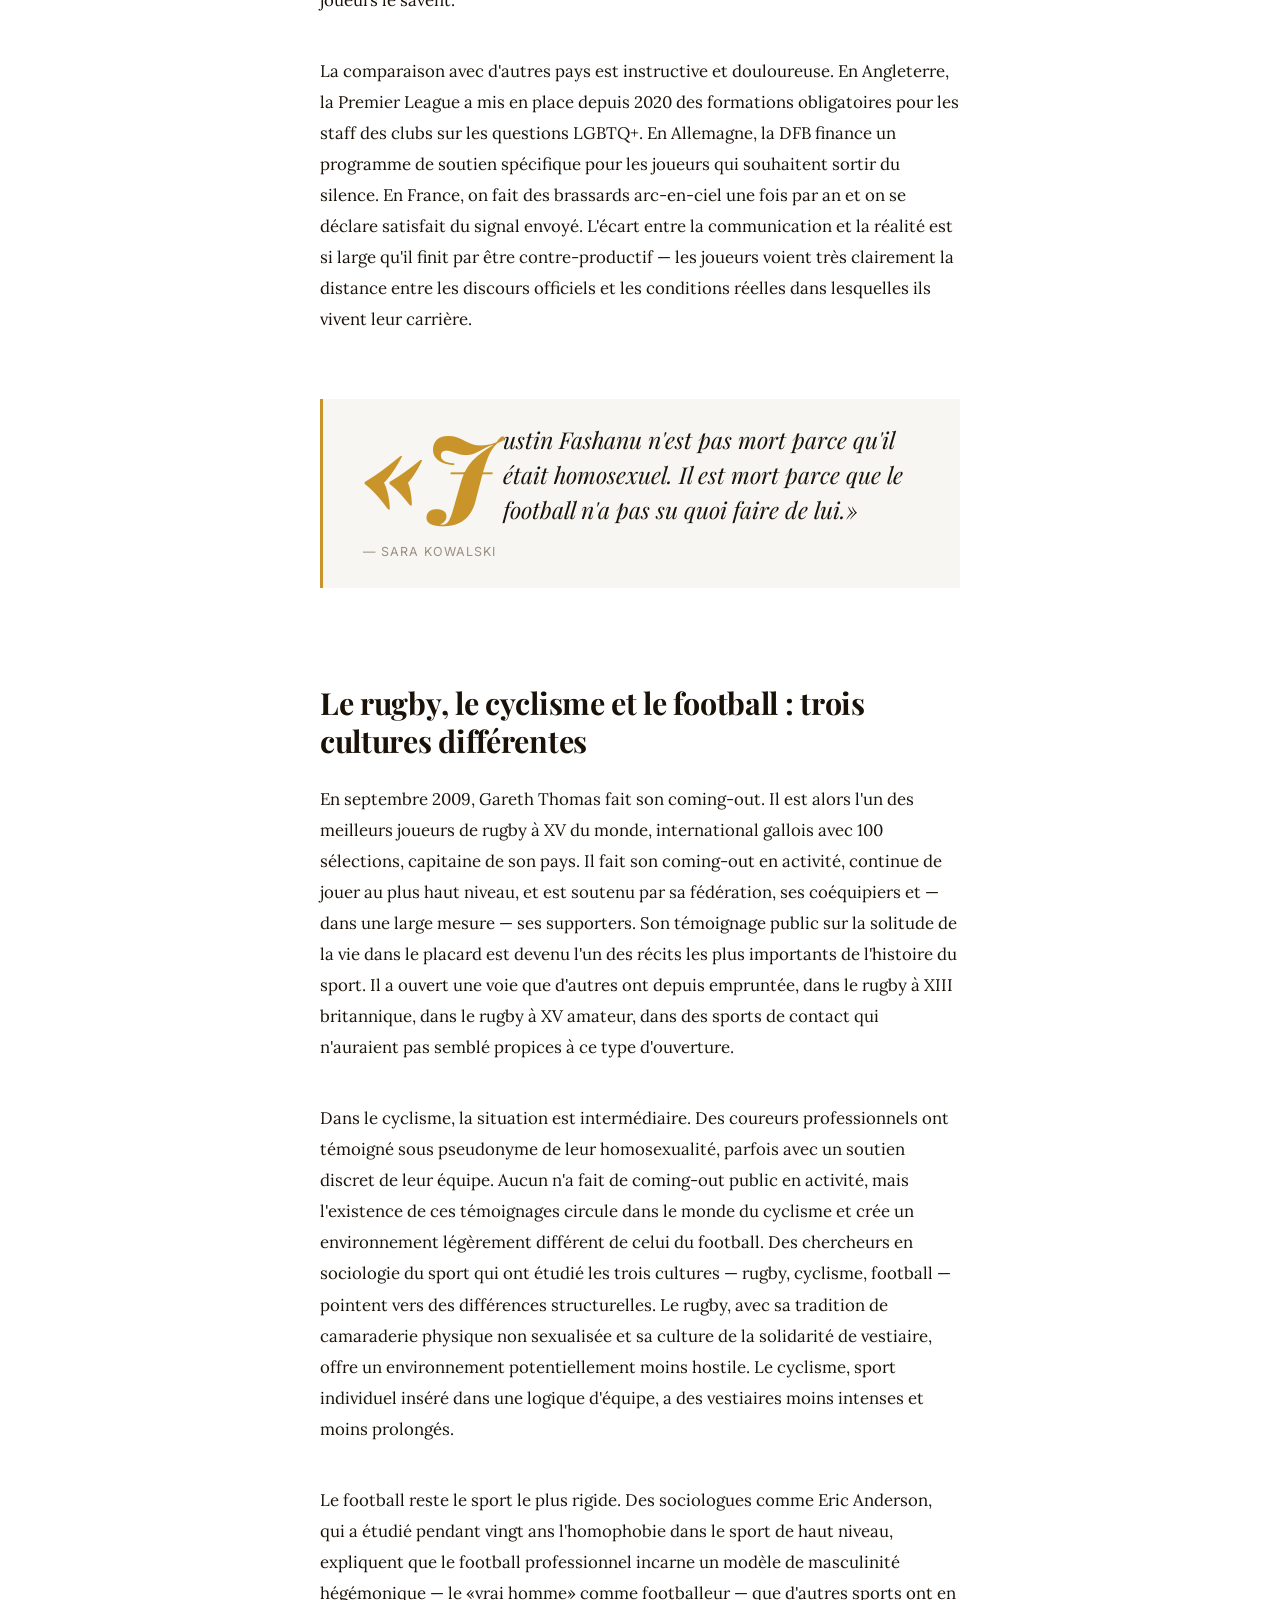
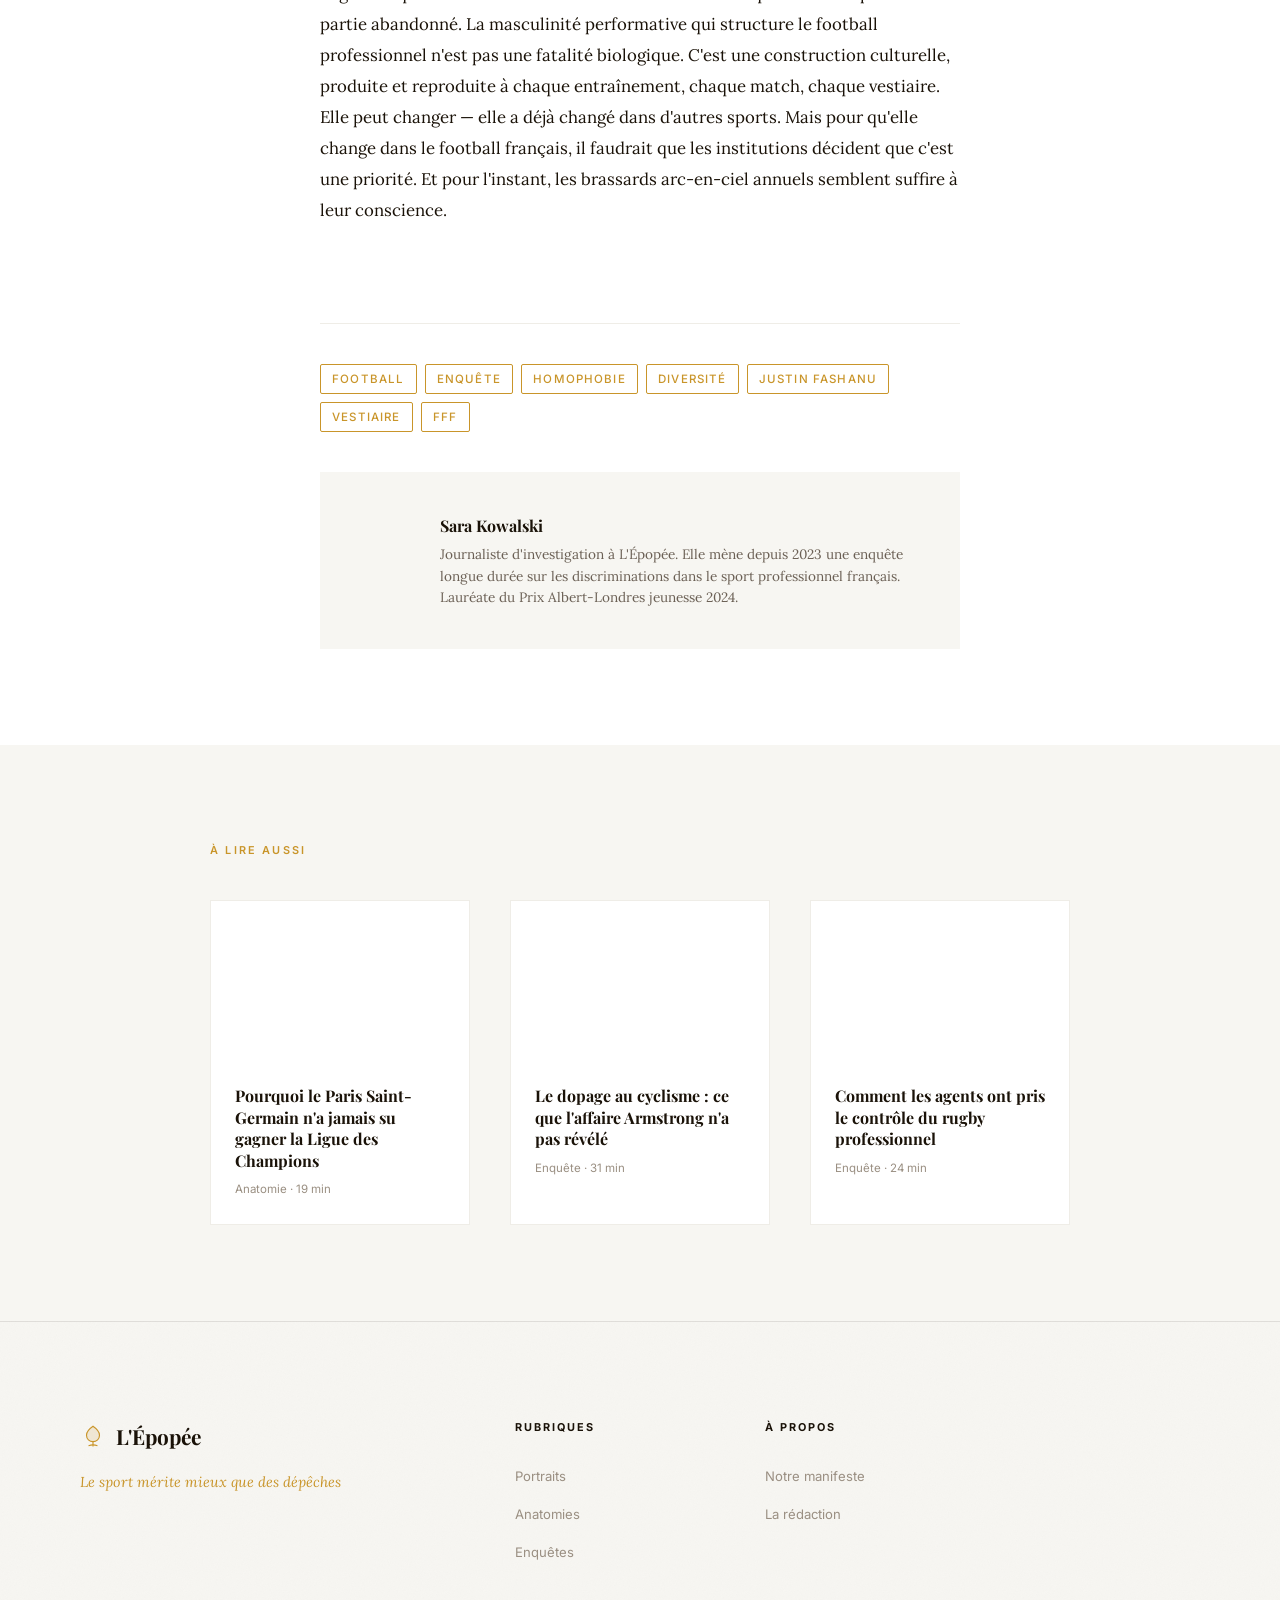
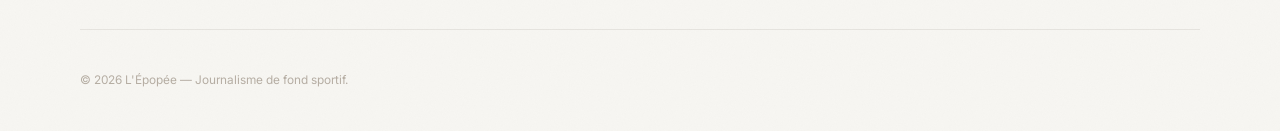
<file: sports-media/articles/homophobie-football.html>
<!DOCTYPE html>
<html lang="fr">
<head>
  <meta charset="UTF-8" />
  <meta name="viewport" content="width=device-width, initial-scale=1.0" />
  <title>L'homophobie dans le foot français : le silence qui dure — L'Épopée</title>
  <meta name="description" content="Des dizaines de joueurs professionnels homosexuels évoluent dans les divisions françaises. Aucun n'a fait son coming-out. Vingt-cinq témoignages recueillis en trois ans dessinent la cartographie d'une institution qui n'est pas prête." />
  <link rel="preconnect" href="https://fonts.googleapis.com" />
  <link rel="preconnect" href="https://fonts.gstatic.com" crossorigin />
  <link href="https://fonts.googleapis.com/css2?family=Playfair+Display:ital,wght@0,400;0,600;0,700;0,900;1,400;1,600&family=Lora:ital,wght@0,400;0,500;1,400&family=Inter:wght@300;400;500;600&display=swap" rel="stylesheet" />
  <link rel="stylesheet" href="/sports-media/style.css" />
  <style>
    .article-hero {
      position: relative;
      height: clamp(420px, 60vh, 700px);
      overflow: hidden;
      background-image: url("https://picsum.photos/seed/homophobie-foot/1600/900");
      background-size: cover;
      background-position: center 30%;
    }
    .article-hero-overlay {
      position: absolute;
      inset: 0;
      background: linear-gradient(to top, rgba(10,6,2,0.88) 0%, rgba(10,6,2,0.4) 50%, rgba(10,6,2,0.1) 100%);
    }
    .article-hero-content {
      position: absolute;
      bottom: 0; left: 0; right: 0;
      padding: var(--space-3xl) var(--container-pad) var(--space-2xl);
      max-width: 860px;
      margin-inline: auto;
    }
    .article-kicker { display: flex; align-items: center; gap: var(--space-md); margin-bottom: var(--space-lg); }
    .article-title { font-family: var(--font-display); font-size: clamp(2rem, 5vw, 3.8rem); font-weight: 900; line-height: 1.1; color: #fff; letter-spacing: -0.02em; margin-bottom: var(--space-lg); }
    .article-standfirst { font-family: var(--font-body); font-size: clamp(1rem, 1.8vw, 1.2rem); color: rgba(255,255,255,0.82); line-height: 1.65; max-width: 680px; margin-bottom: var(--space-xl); }
    .article-byline { display: flex; align-items: center; gap: var(--space-lg); font-family: var(--font-ui); font-size: 0.82rem; color: rgba(255,255,255,0.65); flex-wrap: wrap; }
    .article-byline strong { color: rgba(255,255,255,0.9); }
    .article-byline-sep { color: rgba(255,255,255,0.3); }
    .article-wrapper { max-width: 720px; margin-inline: auto; padding: var(--space-3xl) var(--container-pad); }
    .article-body p { font-family: var(--font-body); font-size: 1.05rem; line-height: 1.85; color: var(--color-ink); margin-bottom: var(--space-xl); }
    .article-body p:first-of-type::first-letter { font-family: var(--font-display); font-size: 4.2em; font-weight: 900; color: var(--color-bordeaux); float: left; line-height: 0.72; margin-right: 0.08em; margin-top: 0.1em; }
    .article-body h2 { font-family: var(--font-display); font-size: clamp(1.4rem, 2.5vw, 1.9rem); font-weight: 700; color: var(--color-ink); line-height: 1.25; margin-top: var(--space-3xl); margin-bottom: var(--space-lg); letter-spacing: -0.01em; }
    .article-pullquote { border-left: 3px solid var(--color-bordeaux); padding: var(--space-lg) var(--space-xl); margin: var(--space-2xl) 0; background: var(--color-cream-dark); }
    .article-pullquote p { font-family: var(--font-display); font-size: clamp(1.15rem, 2vw, 1.45rem); font-style: italic; color: var(--color-ink); line-height: 1.5; margin-bottom: var(--space-sm) !important; }
    .article-pullquote cite { font-family: var(--font-ui); font-size: 0.78rem; color: var(--color-ink-muted); letter-spacing: 0.08em; text-transform: uppercase; font-style: normal; }
    .article-image { margin: var(--space-2xl) 0; }
    .article-image img, .article-image .img-placeholder { width: 100%; height: 420px; object-fit: cover; display: block; background-image: url("https://picsum.photos/seed/football-silence/900/420"); background-size: cover; background-position: center; }
    .article-image figcaption { font-family: var(--font-ui); font-size: 0.78rem; color: var(--color-ink-muted); margin-top: var(--space-sm); padding-top: var(--space-sm); border-top: 1px solid var(--color-cream-darker); }
    .article-stats { background: var(--color-cream-dark); border: 1px solid var(--color-cream-darker); padding: var(--space-xl); margin: var(--space-2xl) 0; }
    .article-stats-title { font-family: var(--font-ui); font-size: 0.68rem; font-weight: 600; letter-spacing: 0.2em; text-transform: uppercase; color: var(--color-bordeaux); margin-bottom: var(--space-lg); }
    .article-stats-grid { display: grid; grid-template-columns: repeat(auto-fit, minmax(130px, 1fr)); gap: var(--space-lg); }
    .stat-item { text-align: center; }
    .stat-number { font-family: var(--font-display); font-size: 2.4rem; font-weight: 900; color: var(--color-bordeaux); line-height: 1; display: block; }
    .stat-label { font-family: var(--font-ui); font-size: 0.72rem; color: var(--color-ink-mid); letter-spacing: 0.06em; text-transform: uppercase; margin-top: var(--space-xs); display: block; }
    .article-footer { border-top: 1px solid var(--color-cream-darker); margin-top: var(--space-3xl); padding-top: var(--space-xl); }
    .article-tags { display: flex; flex-wrap: wrap; gap: var(--space-sm); margin-bottom: var(--space-xl); }
    .article-tag { font-family: var(--font-ui); font-size: 0.72rem; font-weight: 500; letter-spacing: 0.1em; text-transform: uppercase; color: var(--color-bordeaux); border: 1px solid var(--color-bordeaux); padding: 0.25rem 0.7rem; border-radius: 2px; }
    .article-author-bio { display: flex; gap: var(--space-lg); align-items: flex-start; background: var(--color-cream-dark); padding: var(--space-xl); }
    .author-avatar { width: 56px; height: 56px; border-radius: 50%; background-image: url("https://picsum.photos/seed/author-sara/56/56"); background-size: cover; flex-shrink: 0; }
    .author-name { font-family: var(--font-display); font-size: 1rem; font-weight: 700; color: var(--color-ink); }
    .author-desc { font-family: var(--font-body); font-size: 0.85rem; color: var(--color-ink-mid); line-height: 1.6; margin-top: 0.25rem; }
    .related { background: var(--color-cream-dark); padding: var(--space-3xl) var(--container-pad); }
    .related-inner { max-width: 860px; margin-inline: auto; }
    .related-title { font-family: var(--font-ui); font-size: 0.68rem; font-weight: 600; letter-spacing: 0.2em; text-transform: uppercase; color: var(--color-bordeaux); margin-bottom: var(--space-xl); }
    .related-grid { display: grid; grid-template-columns: repeat(auto-fit, minmax(240px, 1fr)); gap: var(--space-xl); }
    .related-card { background: #fff; border: 1px solid var(--color-cream-darker); overflow: hidden; transition: transform var(--transition-base), box-shadow var(--transition-base); }
    .related-card:hover { transform: translateY(-3px); box-shadow: var(--shadow-hover); }
    .related-card-img { height: 160px; background-size: cover; background-position: center; }
    .related-card-body { padding: var(--space-lg); }
    .related-card-title { font-family: var(--font-display); font-size: 1rem; font-weight: 700; color: var(--color-ink); line-height: 1.35; margin-bottom: var(--space-sm); }
    .related-card-title a { color: inherit; text-decoration: none; transition: color var(--transition-base); }
    .related-card-title a:hover { color: var(--color-bordeaux); }
    .related-card-meta { font-family: var(--font-ui); font-size: 0.72rem; color: var(--color-ink-muted); }
    .back-link { display: block; font-family: var(--font-ui); font-size: 0.78rem; font-weight: 500; letter-spacing: 0.06em; text-transform: uppercase; color: var(--color-bordeaux); padding: var(--space-md) var(--container-pad); border-bottom: 1px solid var(--color-cream-darker); max-width: 100%; }
    .back-link:hover { text-decoration: underline; }
    @media (max-width: 768px) { .article-title { font-size: 1.9rem; } .article-wrapper { padding: var(--space-2xl) var(--container-pad); } .article-stats-grid { grid-template-columns: repeat(2, 1fr); } }
  </style>
</head>
<body>
  <div class="progress-bar" id="progressBar" aria-hidden="true"></div>
  <div class="top-bar"><span>Le sport a toujours eu ses épopées. On les raconte.</span></div>
  <nav class="nav" id="mainNav">
    <div class="nav-inner">
      <a href="/sports-media/index.html" class="nav-logo" aria-label="L'Épopée — accueil">
        <svg class="nav-logo-icon" viewBox="0 0 32 32" fill="none" xmlns="http://www.w3.org/2000/svg">
          <path d="M16 4 C16 4 8 9.5 8 15 C8 19.4 11.6 23 16 23 C20.4 23 24 19.4 24 15 C24 9.5 16 4 16 4 Z" fill="#C9952A" opacity="0.15"/>
          <path d="M16 4 C16 4 8 9.5 8 15 C8 19.4 11.6 23 16 23 C20.4 23 24 19.4 24 15 C24 9.5 16 4 16 4 Z" stroke="#C9952A" stroke-width="1.4" fill="none"/>
          <line x1="16" y1="23" x2="16" y2="29" stroke="#C9952A" stroke-width="1.4"/>
          <path d="M10.5 28 Q16 26 21.5 28" stroke="#C9952A" stroke-width="1.4" fill="none"/>
        </svg>
        <span class="nav-logo-text">L'Épopée</span>
      </a>
      <ul class="nav-links" id="navLinks">
        <li><a href="/sports-media/index.html#portraits" class="nav-link">Portraits</a></li>
        <li><a href="/sports-media/index.html#anatomies" class="nav-link">Anatomies</a></li>
        <li><a href="/sports-media/index.html#enquetes" class="nav-link">Enquêtes</a></li>
        <li><a href="/sports-media/index.html#epopees" class="nav-link">Épopées</a></li>
        <li><a href="/sports-media/index.html#about" class="nav-link">À propos</a></li>
      </ul>
      <div class="nav-actions">
        <a href="/sports-media/index.html#abonnement" class="btn-subscribe">S'abonner</a>
      </div>
      <button class="nav-hamburger" id="hamburgerBtn" aria-label="Menu" aria-expanded="false">
        <span></span><span></span><span></span>
      </button>
    </div>
  </nav>
  <a href="/sports-media/index.html" class="back-link">← Retour à L'Épopée</a>
  <header class="article-hero">
    <div class="article-hero-overlay"></div>
    <div class="article-hero-content">
      <div class="article-kicker">
        <span class="badge badge--enquete">Enquête</span>
        <span class="badge badge--epopee">Football</span>
      </div>
      <h1 class="article-title">L'homophobie dans le foot français : le silence qui dure</h1>
      <p class="article-standfirst">Des dizaines de joueurs professionnels homosexuels évoluent dans les divisions françaises. Aucun n'a fait son coming-out. Vingt-cinq témoignages recueillis en trois ans dessinent la cartographie d'une institution qui n'est pas prête.</p>
      <div class="article-byline">
        <span>Par <strong>Sara Kowalski</strong></span>
        <span class="article-byline-sep">·</span>
        <time>25 mai 2026</time>
        <span class="article-byline-sep">·</span>
        <span>27 min de lecture</span>
      </div>
    </div>
  </header>
  <main>
    <article class="article-wrapper">
      <div class="article-body">

        <p>Ils jouent chaque week-end devant des dizaines de milliers de supporters. Leurs performances sont analysées, leurs transferts commentés, leurs erreurs décortiquées. Certains sont des internationaux connus du grand public. Et depuis des années, ils mènent une double vie : footballeur professionnel le jour, homo le soir, dans un secret si absolu qu'il a tout d'une prison invisible. Cette enquête a duré trois ans. Elle a recueilli vingt-cinq témoignages. Tous sont anonymes — non pas parce que les joueurs ont peur des supporters, mais parce qu'ils ont peur de leurs vestiaires. Cette nuance est tout.</p>

        <div class="article-stats">
          <div class="article-stats-title">Homophobie dans le football professionnel</div>
          <div class="article-stats-grid">
            <div class="stat-item">
              <span class="stat-number">25</span>
              <span class="stat-label">Témoignages anonymes recueillis</span>
            </div>
            <div class="stat-item">
              <span class="stat-number">0</span>
              <span class="stat-label">Footballeurs pro français ayant fait leur coming-out</span>
            </div>
            <div class="stat-item">
              <span class="stat-number">2023</span>
              <span class="stat-label">Campagnes «Non à l'Homophobie» en L1</span>
            </div>
            <div class="stat-item">
              <span class="stat-number">1990</span>
              <span class="stat-label">L'année du coming-out et de la mort de Justin Fashanu</span>
            </div>
          </div>
        </div>

        <h2>Vingt-cinq voix dans l'ombre</h2>

        <p>Les premiers contacts ont été établis en 2023, par l'intermédiaire d'associations LGBTQ+ qui travaillent dans le monde du sport. Les premiers joueurs à accepter de parler l'ont fait avec une méfiance extrême — messages chiffrés, rencontres dans des lieux inhabituels, exigences d'anonymat total y compris sur la division dans laquelle ils évoluent. Ce n'est pas de la paranoïa. C'est une gestion rationnelle du risque par des personnes qui ont calculé très précisément ce qu'elles perdraient si leur identité était révélée. Vingt-cinq témoignages en trois ans : c'est à la fois beaucoup — la preuve que le phénomène est massif — et très peu — la preuve que la grande majorité préfère encore le silence total.</p>

        <p>Ce que ces vingt-cinq témoignages ont en commun, c'est une description quasi-identique d'une vie en double. La semaine au club, avec ses entraînements, ses vestiaires, ses sorties d'équipe obligatoires, est une performance permanente d'une masculinité hétérosexuelle qui n'est pas la leur. Ils inventent des conquêtes féminines pour les conversations de vestiaire. Ils déclinent les sorties en boîte où leurs coéquipiers s'amusent sans eux. Ils gèrent leurs téléphones avec une prudence qui confine à l'anxiété — une notification au mauvais moment, un contact mal nommé, et tout s'effondre. «Je suis obligé d'inventer une petite amie pour les déplacements», témoigne l'un d'eux, milieu de terrain d'un club de L2. «Ça fait quatre ans que la même fille imaginaire accompagne ma carrière.»</p>

        <p>La solitude que ces joueurs décrivent n'est pas la solitude ordinaire de l'éloignement familial ou de la pression de la performance. C'est une solitude structurelle, produite par l'impossibilité de partager l'essentiel de soi avec les gens qui partagent le quotidien le plus intense — les coéquipiers. Le vestiaire, dans le football professionnel, est un espace d'une intimité physique et émotionnelle extrême. C'est là que les joueurs sont le plus vulnérables, le plus proches les uns des autres. Et c'est précisément là que les joueurs homosexuels sont le plus isolés — présents physiquement, absents identitairement, à quelques mètres de leurs coéquipiers et à des années-lumière d'eux.</p>

        <figure class="article-image">
          <div class="img-placeholder"></div>
          <figcaption>Un terrain de football vide — l'image d'un espace où certaines vérités restent encore inaudibles.</figcaption>
        </figure>

        <h2>La culture du vestiaire : le langage qui tue</h2>

        <p>Le mot «pédé» est la première insulte utilisée dans les vestiaires professionnels français, selon la quasi-totalité des témoignages recueillis. Non pas pour cibler explicitement les joueurs homosexuels — dans la plupart des cas, les joueurs qui utilisent ce mot ne savent pas qu'il y a des homosexuels dans leur vestiaire. Ils l'utilisent comme insulte universelle, destinée à signifier la faiblesse, la lâcheté, le manque de combativité. «T'as raté ce tacle comme un pédé» ou «joue pas comme ça, c'est pour les pédés» sont des formules entendues plusieurs fois par semaine dans les vestiaires de toutes les divisions. Son effet sur les joueurs homosexuels est dévastateur : l'identité homosexuelle est quotidiennement et publiquement associée à la honte et à l'échec sportif.</p>

        <p>Ce mécanisme linguistique n'est pas conscient ni nécessairement malveillant de la part de ceux qui l'utilisent. La plupart des joueurs qui disent «pédé» dans un vestiaire ne pensent pas à l'homosexualité — ils pensent à la faiblesse. Mais pour un joueur homosexuel présent dans ce vestiaire, le mot prend une signification différente : il est rappelé, des dizaines de fois par semaine, que ce qu'il est constitue une insulte. Que son identité est le symbole de ce que tout footballeur doit éviter d'être. Ce rappel constant, répété sur des années, produit des effets psychologiques que des psychiatres du sport ont commencé à documenter : anxiété chronique, dépression, troubles du sommeil, sentiment d'imposture permanent.</p>

        <p>La question n'est pas seulement celle du vocabulaire. C'est celle d'une culture entière qui associe la performance sportive à une masculinité dont l'hétérosexualité est supposée être un composant inséparable. Le «bon footballeur» est fort, agressif, compétiteur, hétérosexuel — ces attributs forment un tout indissociable dans la représentation dominante du sport. Déconstruire cette association n'est pas une question de politiquement correct — c'est une question de santé mentale pour des joueurs qui évoluent dans un environnement qui les nie plusieurs heures par jour depuis le début de leur carrière professionnelle.</p>

        <div class="article-pullquote">
          <p>«Je ne peux pas me permettre de faire mon coming-out. Pas parce que j'aurais peur des supporters — parce que j'aurais peur de mes coéquipiers.»</p>
          <cite>— Un joueur de L1 (anonyme)</cite>
        </div>

        <h2>Justin Fashanu : ce que l'Angleterre n'a pas su faire</h2>

        <p>En 1990, Justin Fashanu devient le premier footballeur professionnel au monde à faire son coming-out public. Il n'est pas n'importe quel joueur : en 1981, il avait été transféré pour un million de livres sterling par le Nottingham Forest de Brian Clough, devenant le premier joueur noir à atteindre ce palier financier en Angleterre. Il est un pionnier à deux titres — par sa race et par sa situation économique dans un football qui commençait à se professionnaliser massivement. Son coming-out dans le tabloïd The Sun en octobre 1990 provoque une réaction qui dépasse en intensité et en brutalité tout ce qu'on pouvait anticiper même dans la culture sportive de l'époque.</p>

        <p>Brian Clough, son entraîneur au Nottingham Forest, avait déjà qualifié Fashanu de «problème» et l'avait vendu avant le coming-out. Après, la situation empire : son frère John Fashanu, également footballeur professionnel, prend publiquement ses distances et nie toute solidarité familiale. Les clubs qui l'embauchent le font brièvement, sous condition, avant de rompre les contrats. La presse le suit, le traque, commente sa vie privée avec une agressivité qui n'aurait pas été tolérée pour un joueur hétérosexuel. En 1997, Fashanu est accusé d'agression sexuelle par un jeune homme aux États-Unis — accusations qu'il nie — et fuit au Royaume-Uni. En mai 1998, à trente-sept ans, il met fin à ses jours dans un garage londonien. Sa lettre d'adieu dit qu'il sait qu'il sera reconnu innocent mais qu'il n'a plus la force de se battre.</p>

        <p>L'histoire de Justin Fashanu n'est pas une anecdote triste de l'histoire du sport — c'est une leçon que le football mondial a refusé d'apprendre pendant trente ans. Chaque joueur homosexuel qui évolue aujourd'hui dans les divisions françaises connaît l'histoire de Fashanu, ou en a entendu parler. Elle fait partie du patrimoine collectif des peurs qui maintiennent le silence. Ce n'est pas irrationnel. Le football de 2026 n'est pas le football de 1990 — mais il n'est pas non plus assez différent pour que le calcul de risque ait fondamentalement changé pour un joueur qui envisagerait de faire son coming-out.</p>

        <h2>La fédération et le silence institutionnel</h2>

        <p>La Fédération Française de Football organise des campagnes contre l'homophobie depuis 2013. Des brassards arc-en-ciel lors d'une journée spéciale par saison. Des visuels sur les réseaux sociaux. Des déclarations de capitaines lisant des textes préparés par les services de communication. Ces initiatives ne sont pas sans valeur — elles indiquent aux joueurs homosexuels dans les tribunes ou devant leur télévision que le football reconnaît officiellement leur existence. Mais elles ne changent rien à ce qui se passe dans les vestiaires professionnels. Elles sont des messages vers l'extérieur, pas vers l'intérieur.</p>

        <p>L'enquête de L'Épopée a sollicité la FFF sur les dispositifs de soutien réels pour les joueurs qui voudraient faire leur coming-out. Pas de réponse après quatre semaines et trois relances. La LFP a répondu par un communiqué rappelant les campagnes de communication en cours. Aucun des deux organes institutionnels n'a de programme spécifique d'accompagnement psychologique pour les joueurs professionnels LGBTQ+. Aucun n'a de ligne d'écoute confidentielle. Aucun n'a de protocole de gestion d'un coming-out d'un joueur professionnel — document qui, pourtant, devrait exister depuis des années. Le silence institutionnel n'est pas neutre. C'est lui-même un message : cette institution n'est pas prête. Et les joueurs le savent.</p>

        <p>La comparaison avec d'autres pays est instructive et douloureuse. En Angleterre, la Premier League a mis en place depuis 2020 des formations obligatoires pour les staff des clubs sur les questions LGBTQ+. En Allemagne, la DFB finance un programme de soutien spécifique pour les joueurs qui souhaitent sortir du silence. En France, on fait des brassards arc-en-ciel une fois par an et on se déclare satisfait du signal envoyé. L'écart entre la communication et la réalité est si large qu'il finit par être contre-productif — les joueurs voient très clairement la distance entre les discours officiels et les conditions réelles dans lesquelles ils vivent leur carrière.</p>

        <div class="article-pullquote">
          <p>«Justin Fashanu n'est pas mort parce qu'il était homosexuel. Il est mort parce que le football n'a pas su quoi faire de lui.»</p>
          <cite>— Sara Kowalski</cite>
        </div>

        <h2>Le rugby, le cyclisme et le football : trois cultures différentes</h2>

        <p>En septembre 2009, Gareth Thomas fait son coming-out. Il est alors l'un des meilleurs joueurs de rugby à XV du monde, international gallois avec 100 sélections, capitaine de son pays. Il fait son coming-out en activité, continue de jouer au plus haut niveau, et est soutenu par sa fédération, ses coéquipiers et — dans une large mesure — ses supporters. Son témoignage public sur la solitude de la vie dans le placard est devenu l'un des récits les plus importants de l'histoire du sport. Il a ouvert une voie que d'autres ont depuis empruntée, dans le rugby à XIII britannique, dans le rugby à XV amateur, dans des sports de contact qui n'auraient pas semblé propices à ce type d'ouverture.</p>

        <p>Dans le cyclisme, la situation est intermédiaire. Des coureurs professionnels ont témoigné sous pseudonyme de leur homosexualité, parfois avec un soutien discret de leur équipe. Aucun n'a fait de coming-out public en activité, mais l'existence de ces témoignages circule dans le monde du cyclisme et crée un environnement légèrement différent de celui du football. Des chercheurs en sociologie du sport qui ont étudié les trois cultures — rugby, cyclisme, football — pointent vers des différences structurelles. Le rugby, avec sa tradition de camaraderie physique non sexualisée et sa culture de la solidarité de vestiaire, offre un environnement potentiellement moins hostile. Le cyclisme, sport individuel inséré dans une logique d'équipe, a des vestiaires moins intenses et moins prolongés.</p>

        <p>Le football reste le sport le plus rigide. Des sociologues comme Eric Anderson, qui a étudié pendant vingt ans l'homophobie dans le sport de haut niveau, expliquent que le football professionnel incarne un modèle de masculinité hégémonique — le «vrai homme» comme footballeur — que d'autres sports ont en partie abandonné. La masculinité performative qui structure le football professionnel n'est pas une fatalité biologique. C'est une construction culturelle, produite et reproduite à chaque entraînement, chaque match, chaque vestiaire. Elle peut changer — elle a déjà changé dans d'autres sports. Mais pour qu'elle change dans le football français, il faudrait que les institutions décident que c'est une priorité. Et pour l'instant, les brassards arc-en-ciel annuels semblent suffire à leur conscience.</p>

      </div>
      <footer class="article-footer">
        <div class="article-tags">
          <span class="article-tag">Football</span>
          <span class="article-tag">Enquête</span>
          <span class="article-tag">Homophobie</span>
          <span class="article-tag">Diversité</span>
          <span class="article-tag">Justin Fashanu</span>
          <span class="article-tag">Vestiaire</span>
          <span class="article-tag">FFF</span>
        </div>
        <div class="article-author-bio">
          <div class="author-avatar"></div>
          <div>
            <div class="author-name">Sara Kowalski</div>
            <p class="author-desc">Journaliste d'investigation à L'Épopée. Elle mène depuis 2023 une enquête longue durée sur les discriminations dans le sport professionnel français. Lauréate du Prix Albert-Londres jeunesse 2024.</p>
          </div>
        </div>
      </footer>
    </article>
    <section class="related">
      <div class="related-inner">
        <h2 class="related-title">À lire aussi</h2>
        <div class="related-grid">
          <div class="related-card">
            <div class="related-card-img" style="background-image: url('https://picsum.photos/seed/psg-football/600/300');"></div>
            <div class="related-card-body">
              <div class="related-card-title"><a href="/sports-media/articles/psg-ligue-des-champions.html">Pourquoi le Paris Saint-Germain n'a jamais su gagner la Ligue des Champions</a></div>
              <div class="related-card-meta">Anatomie · 19 min</div>
            </div>
          </div>
          <div class="related-card">
            <div class="related-card-img" style="background-image: url('https://picsum.photos/seed/dopage-cyclisme/600/300');"></div>
            <div class="related-card-body">
              <div class="related-card-title"><a href="/sports-media/articles/dopage-cyclisme.html">Le dopage au cyclisme : ce que l'affaire Armstrong n'a pas révélé</a></div>
              <div class="related-card-meta">Enquête · 31 min</div>
            </div>
          </div>
          <div class="related-card">
            <div class="related-card-img" style="background-image: url('https://picsum.photos/seed/agents-rugby/600/300');"></div>
            <div class="related-card-body">
              <div class="related-card-title"><a href="/sports-media/articles/agents-rugby.html">Comment les agents ont pris le contrôle du rugby professionnel</a></div>
              <div class="related-card-meta">Enquête · 24 min</div>
            </div>
          </div>
        </div>
      </div>
    </section>
  </main>
  <footer class="footer">
    <div class="container">
      <div class="footer-top">
        <div class="footer-brand">
          <a href="/sports-media/index.html" class="footer-logo">
            <svg class="footer-logo-icon" viewBox="0 0 32 32" fill="none" xmlns="http://www.w3.org/2000/svg">
              <path d="M16 4 C16 4 8 9.5 8 15 C8 19.4 11.6 23 16 23 C20.4 23 24 19.4 24 15 C24 9.5 16 4 16 4 Z" fill="#C9952A" opacity="0.15"/>
              <path d="M16 4 C16 4 8 9.5 8 15 C8 19.4 11.6 23 16 23 C20.4 23 24 19.4 24 15 C24 9.5 16 4 16 4 Z" stroke="#C9952A" stroke-width="1.4" fill="none"/>
              <line x1="16" y1="23" x2="16" y2="29" stroke="#C9952A" stroke-width="1.4"/>
              <path d="M10.5 28 Q16 26 21.5 28" stroke="#C9952A" stroke-width="1.4" fill="none"/>
            </svg>
            <span class="footer-logo-text">L'Épopée</span>
          </a>
          <p class="footer-tagline">Le sport mérite mieux que des dépêches</p>
        </div>
        <div class="footer-col">
          <h4 class="footer-col-title">Rubriques</h4>
          <ul class="footer-links">
            <li><a href="/sports-media/index.html#portraits">Portraits</a></li>
            <li><a href="/sports-media/index.html#anatomies">Anatomies</a></li>
            <li><a href="/sports-media/index.html#enquetes">Enquêtes</a></li>
          </ul>
        </div>
        <div class="footer-col">
          <h4 class="footer-col-title">À propos</h4>
          <ul class="footer-links">
            <li><a href="#">Notre manifeste</a></li>
            <li><a href="#">La rédaction</a></li>
          </ul>
        </div>
      </div>
      <div class="footer-bottom">
        <p class="footer-copy">© 2026 L'Épopée — Journalisme de fond sportif.</p>
      </div>
    </div>
  </footer>
  <script src="/sports-media/script.js"></script>
</body>
</html>
</file>
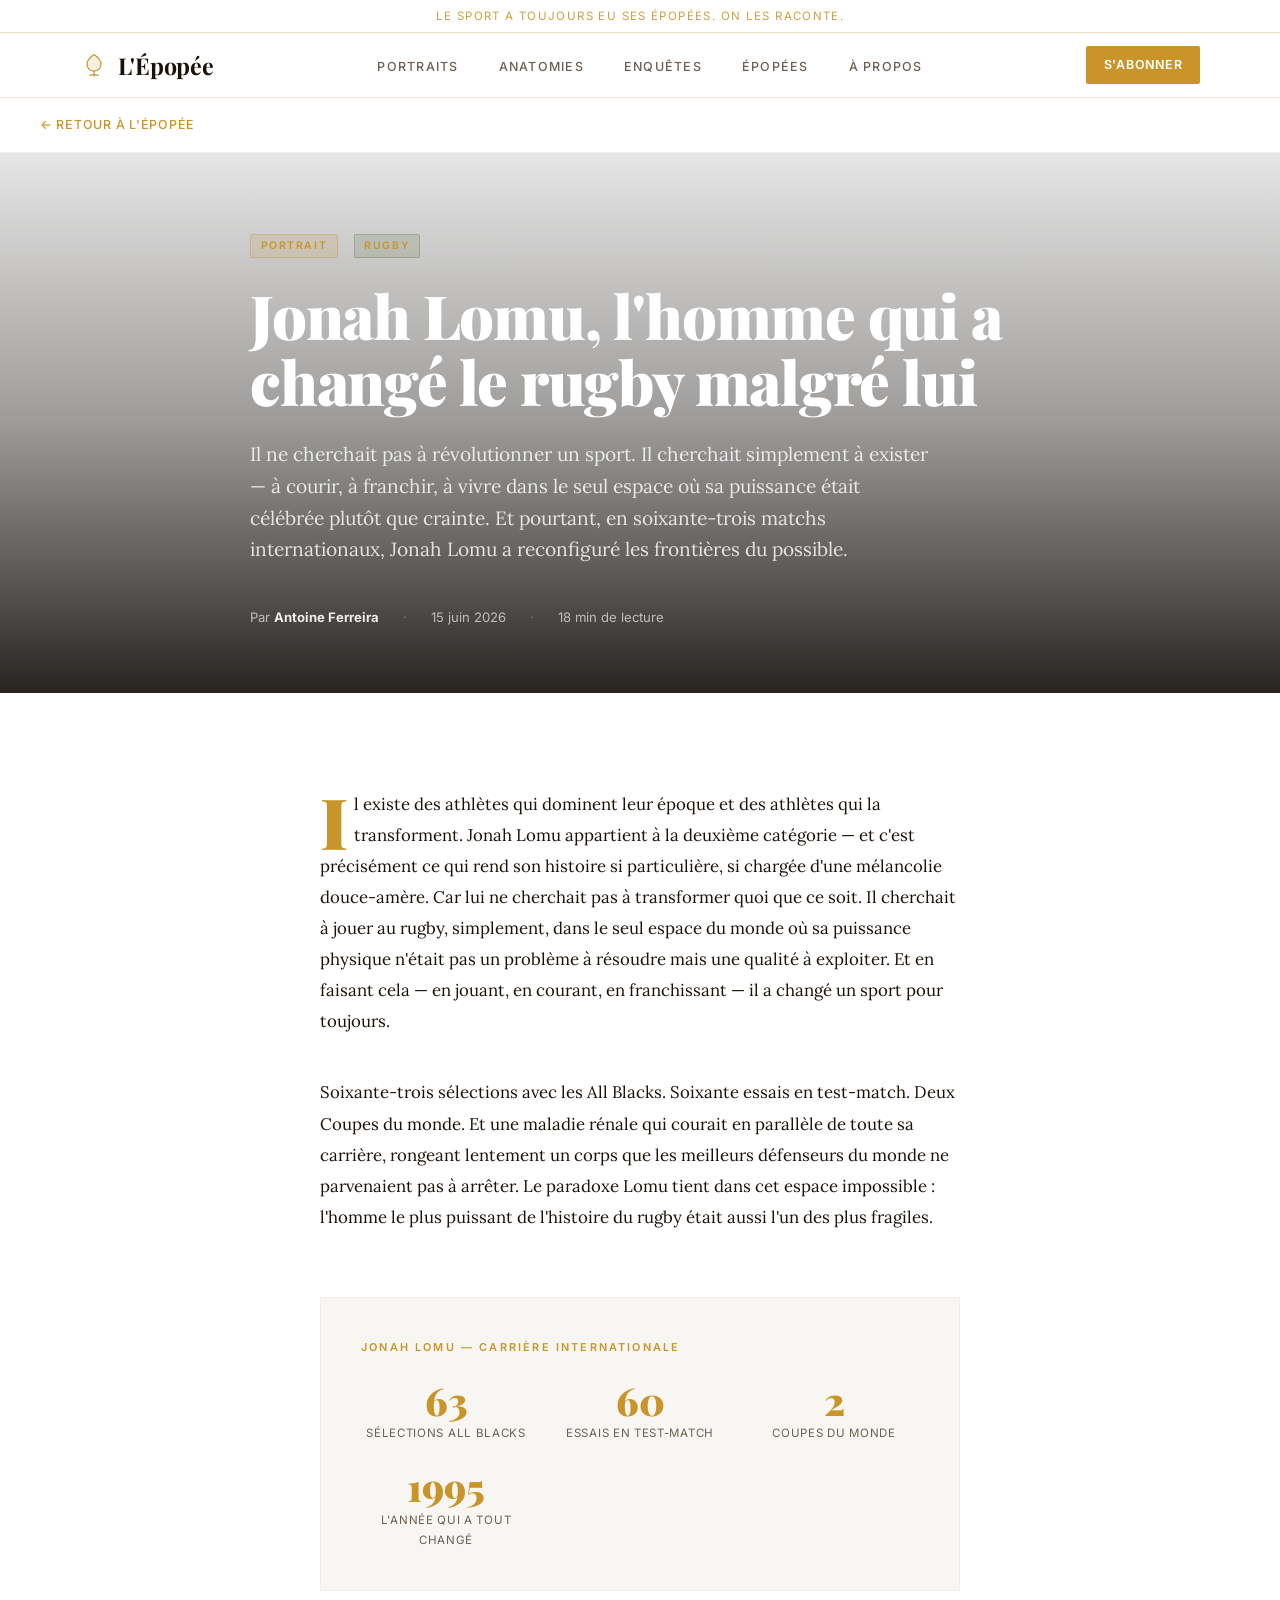
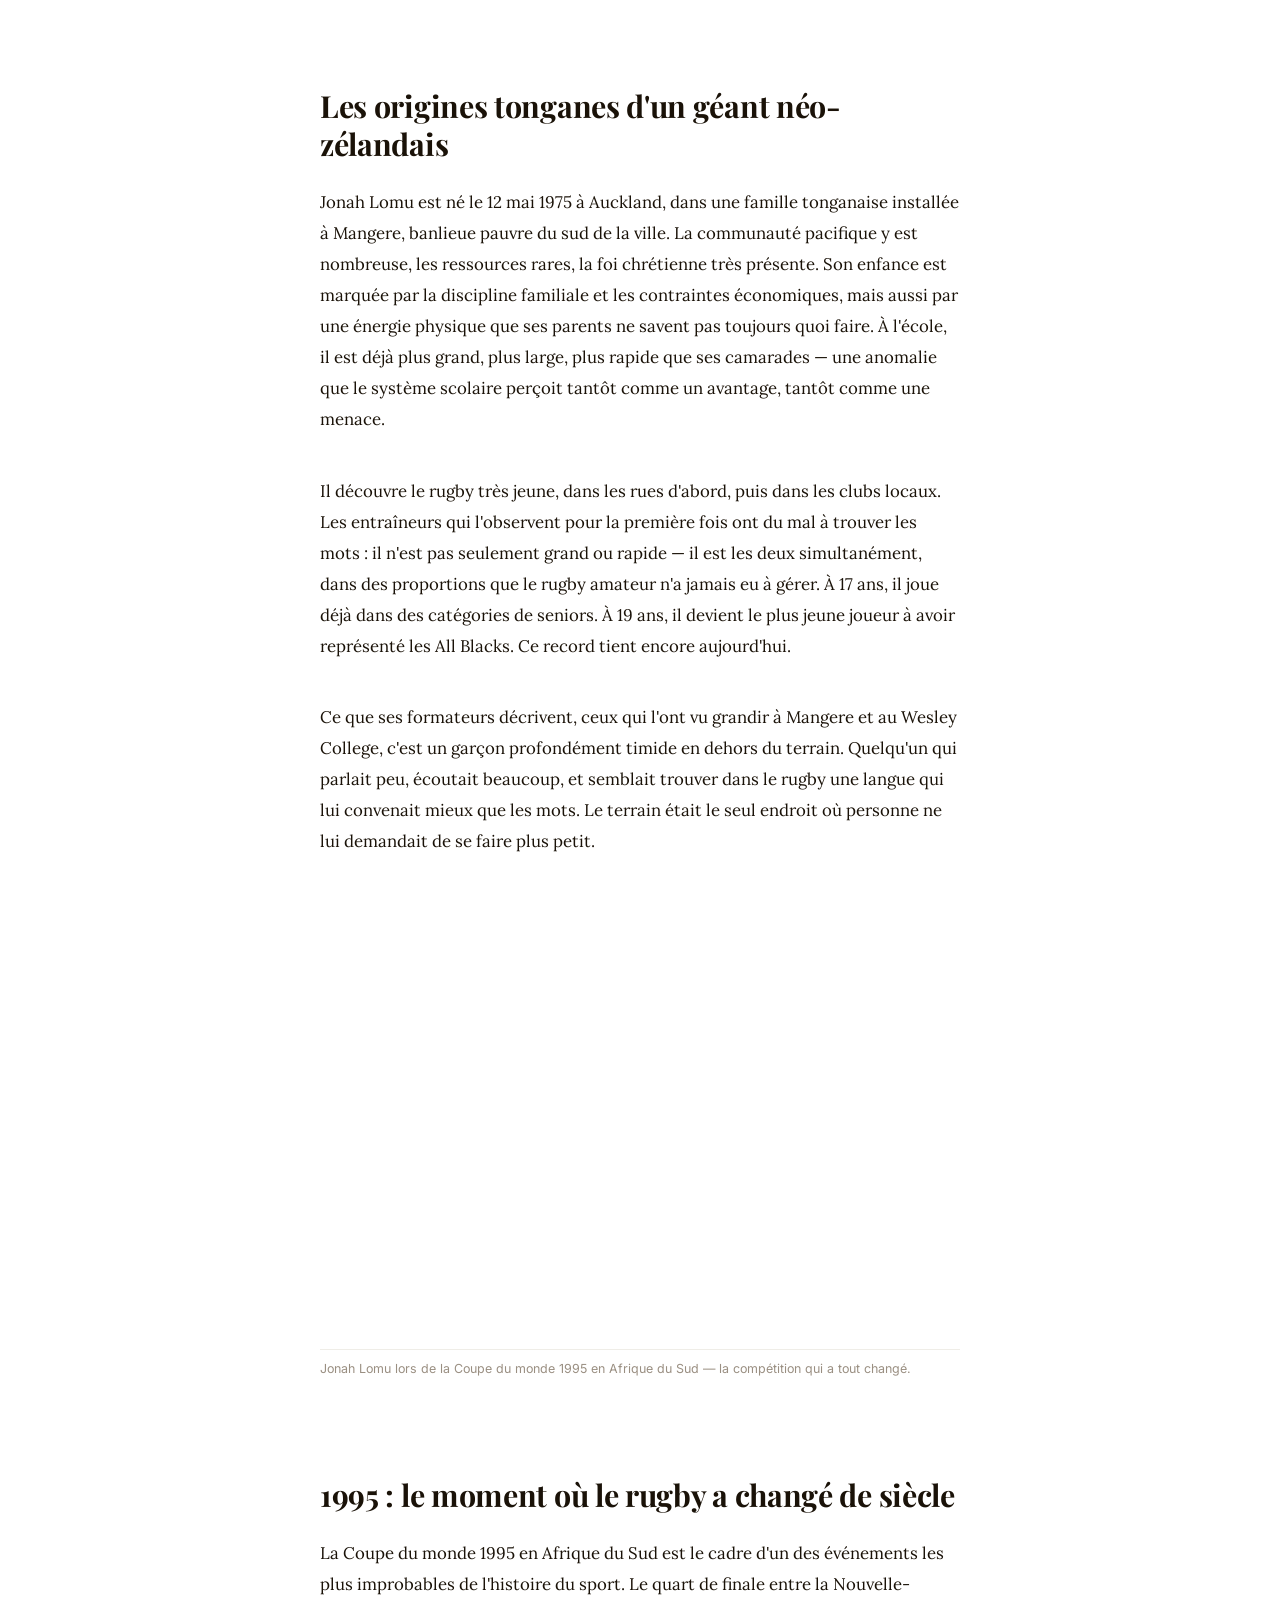
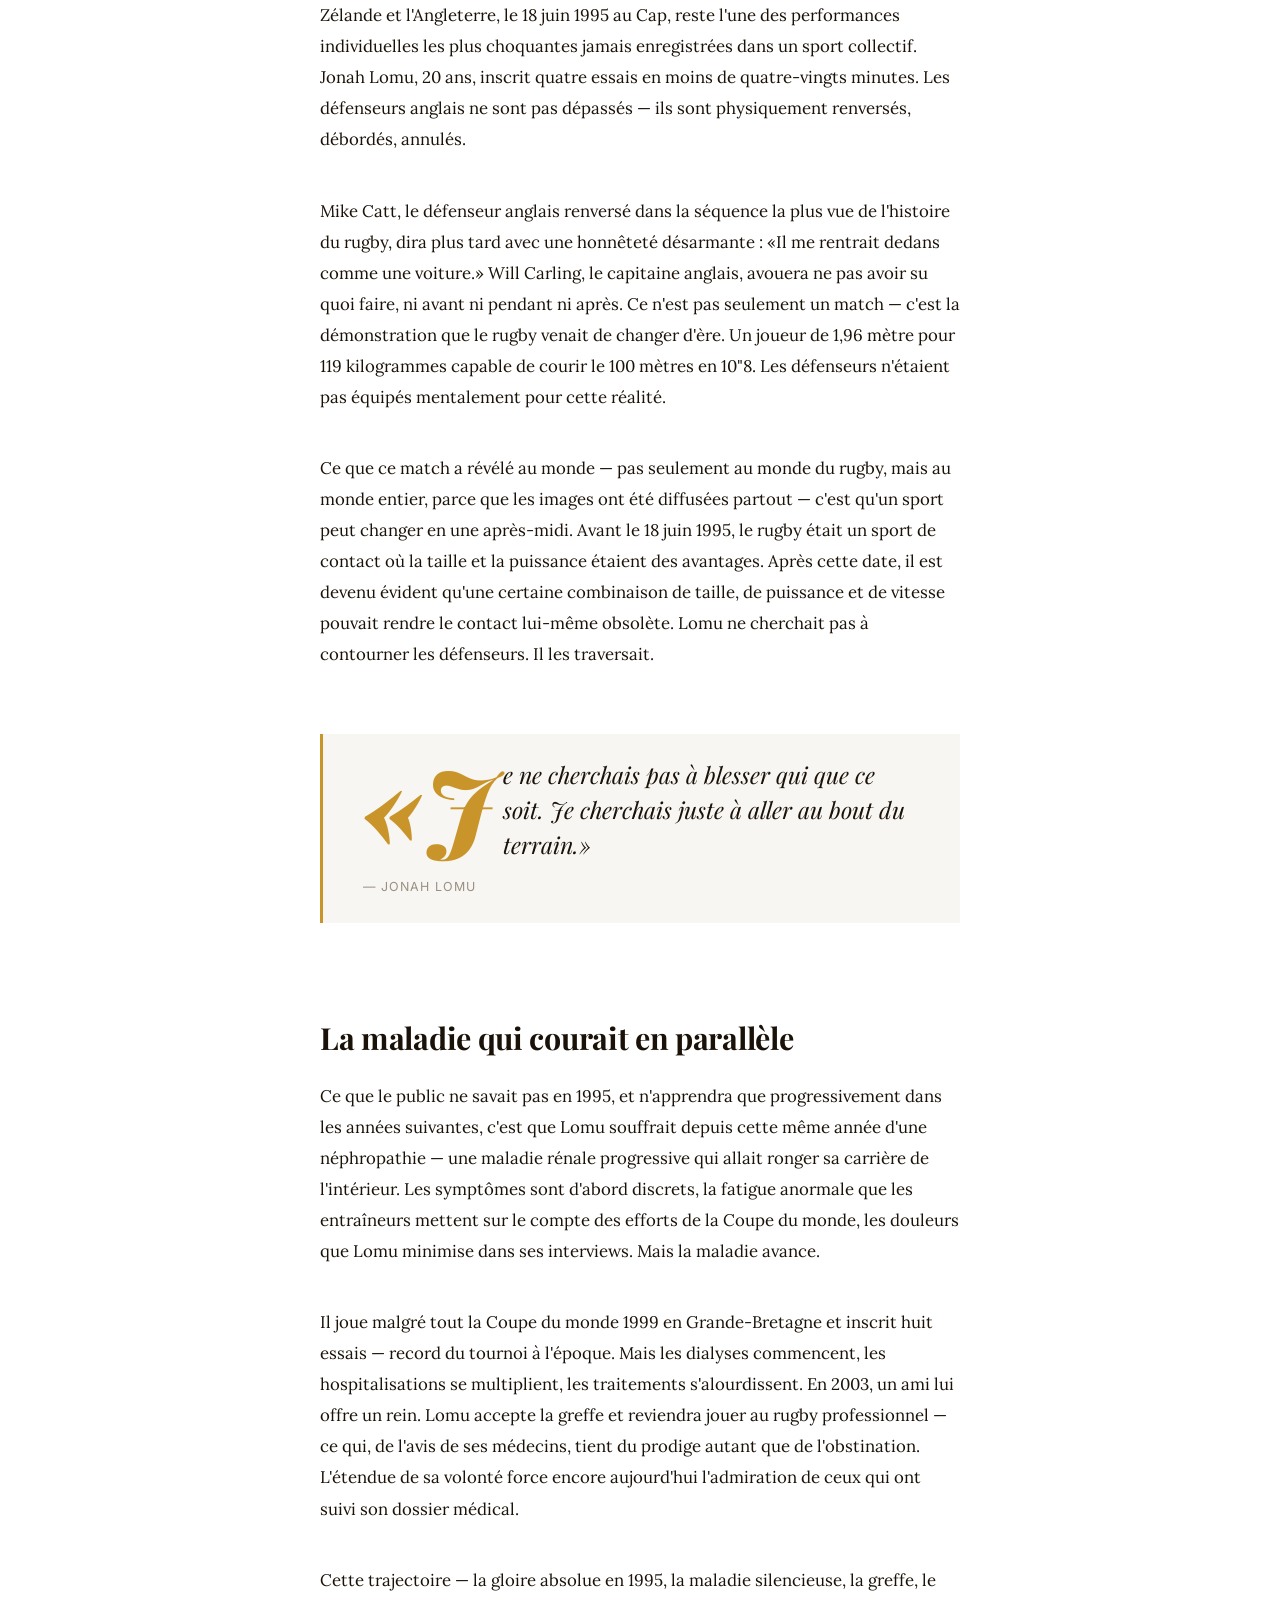
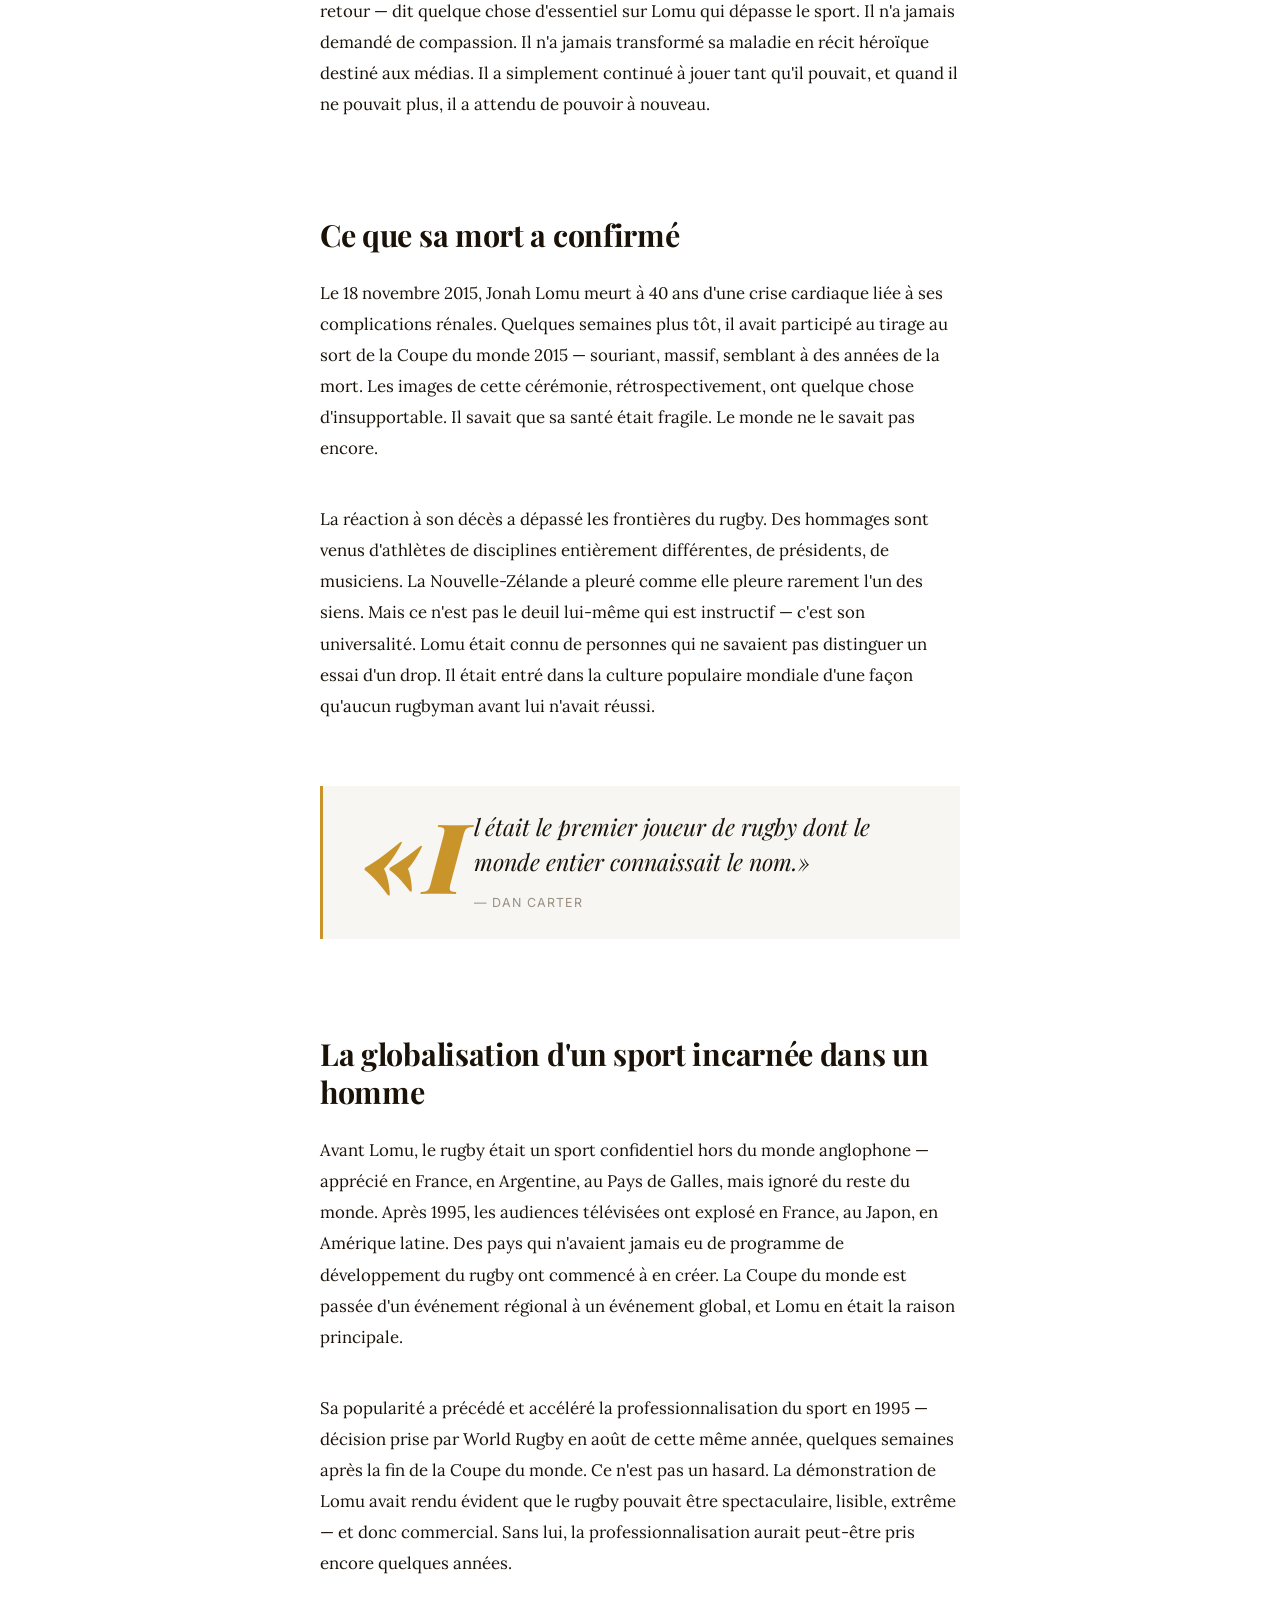
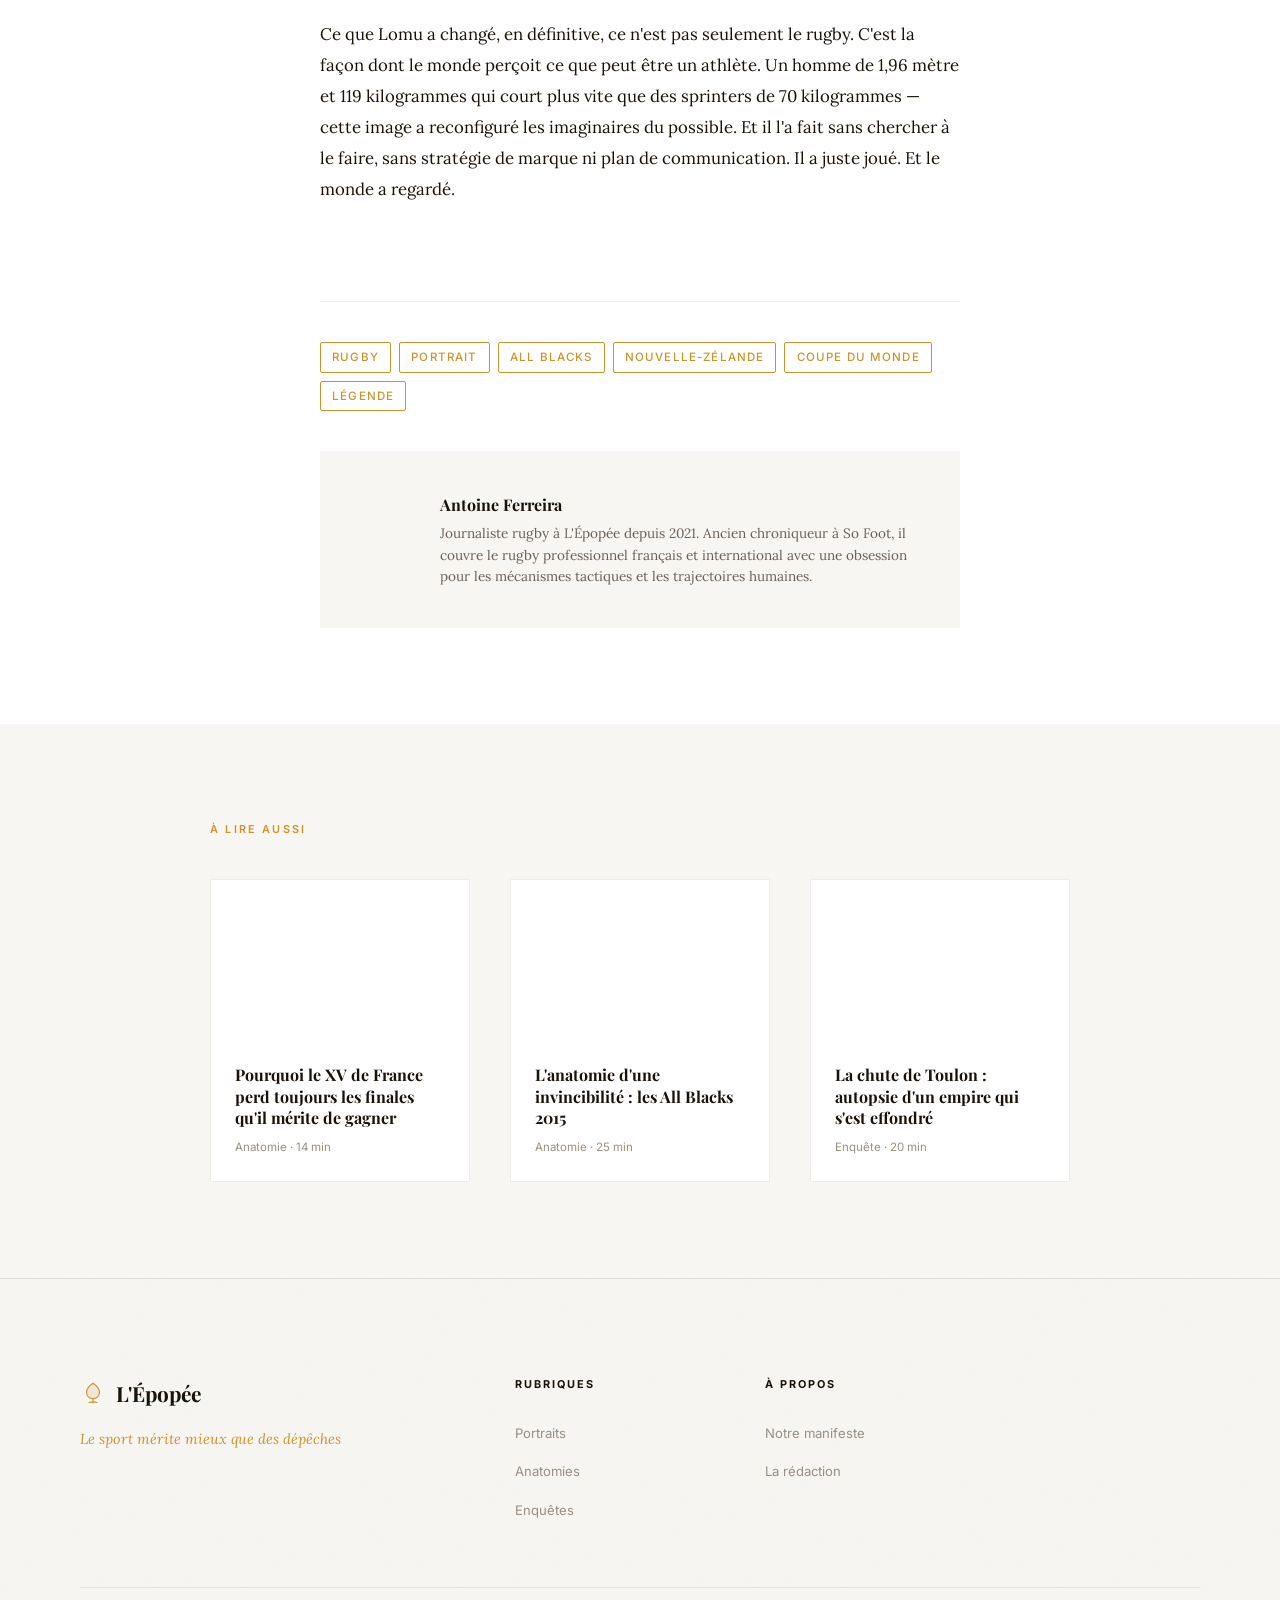
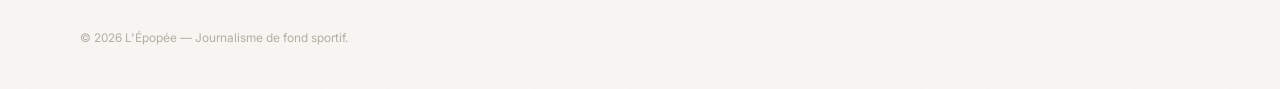
<file: sports-media/articles/jonah-lomu.html>
<!DOCTYPE html>
<html lang="fr">
<head>
  <meta charset="UTF-8" />
  <meta name="viewport" content="width=device-width, initial-scale=1.0" />
  <title>Jonah Lomu, l'homme qui a changé le rugby malgré lui — L'Épopée</title>
  <meta name="description" content="Il ne cherchait pas à révolutionner un sport. Il cherchait simplement à exister — à courir, à franchir, à vivre dans le seul espace où sa puissance était célébrée plutôt que crainte. Et pourtant, en soixante-trois matchs internationaux, Jonah Lomu a reconfiguré les frontières du possible." />
  <link rel="preconnect" href="https://fonts.googleapis.com" />
  <link rel="preconnect" href="https://fonts.gstatic.com" crossorigin />
  <link href="https://fonts.googleapis.com/css2?family=Playfair+Display:ital,wght@0,400;0,600;0,700;0,900;1,400;1,600&family=Lora:ital,wght@0,400;0,500;1,400&family=Inter:wght@300;400;500;600&display=swap" rel="stylesheet" />
  <link rel="stylesheet" href="/sports-media/style.css" />
  <style>
    .article-hero {
      position: relative;
      height: clamp(420px, 60vh, 700px);
      overflow: hidden;
      background-image: url("https://picsum.photos/seed/lomu-portrait/1600/900");
      background-size: cover;
      background-position: center 30%;
    }
    .article-hero-overlay {
      position: absolute;
      inset: 0;
      background: linear-gradient(to top, rgba(10,6,2,0.88) 0%, rgba(10,6,2,0.4) 50%, rgba(10,6,2,0.1) 100%);
    }
    .article-hero-content {
      position: absolute;
      bottom: 0;
      left: 0;
      right: 0;
      padding: var(--space-3xl) var(--container-pad) var(--space-2xl);
      max-width: 860px;
      margin-inline: auto;
    }
    .article-kicker {
      display: flex;
      align-items: center;
      gap: var(--space-md);
      margin-bottom: var(--space-lg);
    }
    .article-title {
      font-family: var(--font-display);
      font-size: clamp(2rem, 5vw, 3.8rem);
      font-weight: 900;
      line-height: 1.1;
      color: #fff;
      letter-spacing: -0.02em;
      margin-bottom: var(--space-lg);
    }
    .article-standfirst {
      font-family: var(--font-body);
      font-size: clamp(1rem, 1.8vw, 1.2rem);
      color: rgba(255,255,255,0.82);
      line-height: 1.65;
      max-width: 680px;
      margin-bottom: var(--space-xl);
    }
    .article-byline {
      display: flex;
      align-items: center;
      gap: var(--space-lg);
      font-family: var(--font-ui);
      font-size: 0.82rem;
      color: rgba(255,255,255,0.65);
      flex-wrap: wrap;
    }
    .article-byline strong { color: rgba(255,255,255,0.9); }
    .article-byline-sep { color: rgba(255,255,255,0.3); }

    .article-wrapper {
      max-width: 720px;
      margin-inline: auto;
      padding: var(--space-3xl) var(--container-pad);
    }
    .article-body p {
      font-family: var(--font-body);
      font-size: 1.05rem;
      line-height: 1.85;
      color: var(--color-ink);
      margin-bottom: var(--space-xl);
    }
    .article-body p:first-of-type::first-letter {
      font-family: var(--font-display);
      font-size: 4.2em;
      font-weight: 900;
      color: var(--color-bordeaux);
      float: left;
      line-height: 0.72;
      margin-right: 0.08em;
      margin-top: 0.1em;
    }
    .article-body h2 {
      font-family: var(--font-display);
      font-size: clamp(1.4rem, 2.5vw, 1.9rem);
      font-weight: 700;
      color: var(--color-ink);
      line-height: 1.25;
      margin-top: var(--space-3xl);
      margin-bottom: var(--space-lg);
      letter-spacing: -0.01em;
    }
    .article-body h3 {
      font-family: var(--font-display);
      font-size: 1.2rem;
      font-weight: 700;
      color: var(--color-ink);
      margin-top: var(--space-2xl);
      margin-bottom: var(--space-md);
    }

    .article-pullquote {
      border-left: 3px solid var(--color-bordeaux);
      padding: var(--space-lg) var(--space-xl);
      margin: var(--space-2xl) 0;
      background: var(--color-cream-dark);
    }
    .article-pullquote p {
      font-family: var(--font-display);
      font-size: clamp(1.15rem, 2vw, 1.45rem);
      font-style: italic;
      color: var(--color-ink);
      line-height: 1.5;
      margin-bottom: var(--space-sm) !important;
    }
    .article-pullquote cite {
      font-family: var(--font-ui);
      font-size: 0.78rem;
      color: var(--color-ink-muted);
      letter-spacing: 0.08em;
      text-transform: uppercase;
      font-style: normal;
    }

    .article-image {
      margin: var(--space-2xl) 0;
    }
    .article-image img,
    .article-image .img-placeholder {
      width: 100%;
      height: 420px;
      object-fit: cover;
      display: block;
      background-image: url("https://picsum.photos/seed/lomu-1995/900/420");
      background-size: cover;
      background-position: center;
    }
    .article-image figcaption {
      font-family: var(--font-ui);
      font-size: 0.78rem;
      color: var(--color-ink-muted);
      margin-top: var(--space-sm);
      padding-top: var(--space-sm);
      border-top: 1px solid var(--color-cream-darker);
    }

    .article-stats {
      background: var(--color-cream-dark);
      border: 1px solid var(--color-cream-darker);
      padding: var(--space-xl);
      margin: var(--space-2xl) 0;
    }
    .article-stats-title {
      font-family: var(--font-ui);
      font-size: 0.68rem;
      font-weight: 600;
      letter-spacing: 0.2em;
      text-transform: uppercase;
      color: var(--color-bordeaux);
      margin-bottom: var(--space-lg);
    }
    .article-stats-grid {
      display: grid;
      grid-template-columns: repeat(auto-fit, minmax(130px, 1fr));
      gap: var(--space-lg);
    }
    .stat-item { text-align: center; }
    .stat-number {
      font-family: var(--font-display);
      font-size: 2.4rem;
      font-weight: 900;
      color: var(--color-bordeaux);
      line-height: 1;
      display: block;
    }
    .stat-label {
      font-family: var(--font-ui);
      font-size: 0.72rem;
      color: var(--color-ink-mid);
      letter-spacing: 0.06em;
      text-transform: uppercase;
      margin-top: var(--space-xs);
      display: block;
    }

    .article-footer {
      border-top: 1px solid var(--color-cream-darker);
      margin-top: var(--space-3xl);
      padding-top: var(--space-xl);
    }
    .article-tags {
      display: flex;
      flex-wrap: wrap;
      gap: var(--space-sm);
      margin-bottom: var(--space-xl);
    }
    .article-tag {
      font-family: var(--font-ui);
      font-size: 0.72rem;
      font-weight: 500;
      letter-spacing: 0.1em;
      text-transform: uppercase;
      color: var(--color-bordeaux);
      border: 1px solid var(--color-bordeaux);
      padding: 0.25rem 0.7rem;
      border-radius: 2px;
    }
    .article-author-bio {
      display: flex;
      gap: var(--space-lg);
      align-items: flex-start;
      background: var(--color-cream-dark);
      padding: var(--space-xl);
    }
    .author-avatar {
      width: 56px;
      height: 56px;
      border-radius: 50%;
      background-image: url("https://picsum.photos/seed/author-antoine/56/56");
      background-size: cover;
      flex-shrink: 0;
    }
    .author-name {
      font-family: var(--font-display);
      font-size: 1rem;
      font-weight: 700;
      color: var(--color-ink);
    }
    .author-desc {
      font-family: var(--font-body);
      font-size: 0.85rem;
      color: var(--color-ink-mid);
      line-height: 1.6;
      margin-top: 0.25rem;
    }

    .related {
      background: var(--color-cream-dark);
      padding: var(--space-3xl) var(--container-pad);
    }
    .related-inner {
      max-width: 860px;
      margin-inline: auto;
    }
    .related-title {
      font-family: var(--font-ui);
      font-size: 0.68rem;
      font-weight: 600;
      letter-spacing: 0.2em;
      text-transform: uppercase;
      color: var(--color-bordeaux);
      margin-bottom: var(--space-xl);
    }
    .related-grid {
      display: grid;
      grid-template-columns: repeat(auto-fit, minmax(240px, 1fr));
      gap: var(--space-xl);
    }
    .related-card {
      background: #fff;
      border: 1px solid var(--color-cream-darker);
      overflow: hidden;
      transition: transform var(--transition-base), box-shadow var(--transition-base);
    }
    .related-card:hover {
      transform: translateY(-3px);
      box-shadow: var(--shadow-hover);
    }
    .related-card-img {
      height: 160px;
      background-size: cover;
      background-position: center;
    }
    .related-card-body { padding: var(--space-lg); }
    .related-card-title {
      font-family: var(--font-display);
      font-size: 1rem;
      font-weight: 700;
      color: var(--color-ink);
      line-height: 1.35;
      margin-bottom: var(--space-sm);
    }
    .related-card-title a { color: inherit; text-decoration: none; transition: color var(--transition-base); }
    .related-card-title a:hover { color: var(--color-bordeaux); }
    .related-card-meta {
      font-family: var(--font-ui);
      font-size: 0.72rem;
      color: var(--color-ink-muted);
    }

    .back-link {
      display: inline-flex;
      align-items: center;
      gap: 0.4rem;
      font-family: var(--font-ui);
      font-size: 0.78rem;
      font-weight: 500;
      letter-spacing: 0.06em;
      text-transform: uppercase;
      color: var(--color-bordeaux);
      padding: var(--space-md) var(--container-pad);
      border-bottom: 1px solid var(--color-cream-darker);
      display: block;
      max-width: 100%;
    }
    .back-link:hover { text-decoration: underline; }

    @media (max-width: 768px) {
      .article-title { font-size: 1.9rem; }
      .article-wrapper { padding: var(--space-2xl) var(--container-pad); }
      .article-stats-grid { grid-template-columns: repeat(2, 1fr); }
    }
  </style>
</head>
<body>

  <div class="progress-bar" id="progressBar" aria-hidden="true"></div>

  <div class="top-bar">
    <span>Le sport a toujours eu ses épopées. On les raconte.</span>
  </div>

  <nav class="nav" id="mainNav">
    <div class="nav-inner">
      <a href="/sports-media/index.html" class="nav-logo" aria-label="L'Épopée — accueil">
        <svg class="nav-logo-icon" viewBox="0 0 32 32" fill="none" xmlns="http://www.w3.org/2000/svg">
          <path d="M16 4 C16 4 8 9.5 8 15 C8 19.4 11.6 23 16 23 C20.4 23 24 19.4 24 15 C24 9.5 16 4 16 4 Z" fill="#C9952A" opacity="0.15"/>
          <path d="M16 4 C16 4 8 9.5 8 15 C8 19.4 11.6 23 16 23 C20.4 23 24 19.4 24 15 C24 9.5 16 4 16 4 Z" stroke="#C9952A" stroke-width="1.4" fill="none"/>
          <line x1="16" y1="23" x2="16" y2="29" stroke="#C9952A" stroke-width="1.4"/>
          <path d="M10.5 28 Q16 26 21.5 28" stroke="#C9952A" stroke-width="1.4" fill="none"/>
        </svg>
        <span class="nav-logo-text">L'Épopée</span>
      </a>
      <ul class="nav-links" id="navLinks">
        <li><a href="/sports-media/index.html#portraits" class="nav-link">Portraits</a></li>
        <li><a href="/sports-media/index.html#anatomies" class="nav-link">Anatomies</a></li>
        <li><a href="/sports-media/index.html#enquetes" class="nav-link">Enquêtes</a></li>
        <li><a href="/sports-media/index.html#epopees" class="nav-link">Épopées</a></li>
        <li><a href="/sports-media/index.html#about" class="nav-link">À propos</a></li>
      </ul>
      <div class="nav-actions">
        <a href="/sports-media/index.html#abonnement" class="btn-subscribe">S'abonner</a>
      </div>
      <button class="nav-hamburger" id="hamburgerBtn" aria-label="Menu" aria-expanded="false">
        <span></span><span></span><span></span>
      </button>
    </div>
  </nav>

  <a href="/sports-media/index.html" class="back-link">← Retour à L'Épopée</a>

  <header class="article-hero">
    <div class="article-hero-overlay"></div>
    <div class="article-hero-content">
      <div class="article-kicker">
        <span class="badge badge--portrait">Portrait</span>
        <span class="badge badge--epopee">Rugby</span>
      </div>
      <h1 class="article-title">Jonah Lomu, l'homme qui a changé le rugby malgré lui</h1>
      <p class="article-standfirst">Il ne cherchait pas à révolutionner un sport. Il cherchait simplement à exister — à courir, à franchir, à vivre dans le seul espace où sa puissance était célébrée plutôt que crainte. Et pourtant, en soixante-trois matchs internationaux, Jonah Lomu a reconfiguré les frontières du possible.</p>
      <div class="article-byline">
        <span>Par <strong>Antoine Ferreira</strong></span>
        <span class="article-byline-sep">·</span>
        <time datetime="2026-06-15">15 juin 2026</time>
        <span class="article-byline-sep">·</span>
        <span>18 min de lecture</span>
      </div>
    </div>
  </header>

  <main>
    <article class="article-wrapper">
      <div class="article-body">

        <p>Il existe des athlètes qui dominent leur époque et des athlètes qui la transforment. Jonah Lomu appartient à la deuxième catégorie — et c'est précisément ce qui rend son histoire si particulière, si chargée d'une mélancolie douce-amère. Car lui ne cherchait pas à transformer quoi que ce soit. Il cherchait à jouer au rugby, simplement, dans le seul espace du monde où sa puissance physique n'était pas un problème à résoudre mais une qualité à exploiter. Et en faisant cela — en jouant, en courant, en franchissant — il a changé un sport pour toujours.</p>

        <p>Soixante-trois sélections avec les All Blacks. Soixante essais en test-match. Deux Coupes du monde. Et une maladie rénale qui courait en parallèle de toute sa carrière, rongeant lentement un corps que les meilleurs défenseurs du monde ne parvenaient pas à arrêter. Le paradoxe Lomu tient dans cet espace impossible : l'homme le plus puissant de l'histoire du rugby était aussi l'un des plus fragiles.</p>

        <div class="article-stats">
          <div class="article-stats-title">Jonah Lomu — Carrière internationale</div>
          <div class="article-stats-grid">
            <div class="stat-item">
              <span class="stat-number">63</span>
              <span class="stat-label">Sélections All Blacks</span>
            </div>
            <div class="stat-item">
              <span class="stat-number">60</span>
              <span class="stat-label">Essais en test-match</span>
            </div>
            <div class="stat-item">
              <span class="stat-number">2</span>
              <span class="stat-label">Coupes du monde</span>
            </div>
            <div class="stat-item">
              <span class="stat-number">1995</span>
              <span class="stat-label">L'année qui a tout changé</span>
            </div>
          </div>
        </div>

        <h2>Les origines tonganes d'un géant néo-zélandais</h2>

        <p>Jonah Lomu est né le 12 mai 1975 à Auckland, dans une famille tonganaise installée à Mangere, banlieue pauvre du sud de la ville. La communauté pacifique y est nombreuse, les ressources rares, la foi chrétienne très présente. Son enfance est marquée par la discipline familiale et les contraintes économiques, mais aussi par une énergie physique que ses parents ne savent pas toujours quoi faire. À l'école, il est déjà plus grand, plus large, plus rapide que ses camarades — une anomalie que le système scolaire perçoit tantôt comme un avantage, tantôt comme une menace.</p>

        <p>Il découvre le rugby très jeune, dans les rues d'abord, puis dans les clubs locaux. Les entraîneurs qui l'observent pour la première fois ont du mal à trouver les mots : il n'est pas seulement grand ou rapide — il est les deux simultanément, dans des proportions que le rugby amateur n'a jamais eu à gérer. À 17 ans, il joue déjà dans des catégories de seniors. À 19 ans, il devient le plus jeune joueur à avoir représenté les All Blacks. Ce record tient encore aujourd'hui.</p>

        <p>Ce que ses formateurs décrivent, ceux qui l'ont vu grandir à Mangere et au Wesley College, c'est un garçon profondément timide en dehors du terrain. Quelqu'un qui parlait peu, écoutait beaucoup, et semblait trouver dans le rugby une langue qui lui convenait mieux que les mots. Le terrain était le seul endroit où personne ne lui demandait de se faire plus petit.</p>

        <figure class="article-image">
          <div class="img-placeholder" role="img" aria-label="Jonah Lomu en 1995"></div>
          <figcaption>Jonah Lomu lors de la Coupe du monde 1995 en Afrique du Sud — la compétition qui a tout changé.</figcaption>
        </figure>

        <h2>1995 : le moment où le rugby a changé de siècle</h2>

        <p>La Coupe du monde 1995 en Afrique du Sud est le cadre d'un des événements les plus improbables de l'histoire du sport. Le quart de finale entre la Nouvelle-Zélande et l'Angleterre, le 18 juin 1995 au Cap, reste l'une des performances individuelles les plus choquantes jamais enregistrées dans un sport collectif. Jonah Lomu, 20 ans, inscrit quatre essais en moins de quatre-vingts minutes. Les défenseurs anglais ne sont pas dépassés — ils sont physiquement renversés, débordés, annulés.</p>

        <p>Mike Catt, le défenseur anglais renversé dans la séquence la plus vue de l'histoire du rugby, dira plus tard avec une honnêteté désarmante : «Il me rentrait dedans comme une voiture.» Will Carling, le capitaine anglais, avouera ne pas avoir su quoi faire, ni avant ni pendant ni après. Ce n'est pas seulement un match — c'est la démonstration que le rugby venait de changer d'ère. Un joueur de 1,96 mètre pour 119 kilogrammes capable de courir le 100 mètres en 10"8. Les défenseurs n'étaient pas équipés mentalement pour cette réalité.</p>

        <p>Ce que ce match a révélé au monde — pas seulement au monde du rugby, mais au monde entier, parce que les images ont été diffusées partout — c'est qu'un sport peut changer en une après-midi. Avant le 18 juin 1995, le rugby était un sport de contact où la taille et la puissance étaient des avantages. Après cette date, il est devenu évident qu'une certaine combinaison de taille, de puissance et de vitesse pouvait rendre le contact lui-même obsolète. Lomu ne cherchait pas à contourner les défenseurs. Il les traversait.</p>

        <div class="article-pullquote">
          <p>«Je ne cherchais pas à blesser qui que ce soit. Je cherchais juste à aller au bout du terrain.»</p>
          <cite>— Jonah Lomu</cite>
        </div>

        <h2>La maladie qui courait en parallèle</h2>

        <p>Ce que le public ne savait pas en 1995, et n'apprendra que progressivement dans les années suivantes, c'est que Lomu souffrait depuis cette même année d'une néphropathie — une maladie rénale progressive qui allait ronger sa carrière de l'intérieur. Les symptômes sont d'abord discrets, la fatigue anormale que les entraîneurs mettent sur le compte des efforts de la Coupe du monde, les douleurs que Lomu minimise dans ses interviews. Mais la maladie avance.</p>

        <p>Il joue malgré tout la Coupe du monde 1999 en Grande-Bretagne et inscrit huit essais — record du tournoi à l'époque. Mais les dialyses commencent, les hospitalisations se multiplient, les traitements s'alourdissent. En 2003, un ami lui offre un rein. Lomu accepte la greffe et reviendra jouer au rugby professionnel — ce qui, de l'avis de ses médecins, tient du prodige autant que de l'obstination. L'étendue de sa volonté force encore aujourd'hui l'admiration de ceux qui ont suivi son dossier médical.</p>

        <p>Cette trajectoire — la gloire absolue en 1995, la maladie silencieuse, la greffe, le retour — dit quelque chose d'essentiel sur Lomu qui dépasse le sport. Il n'a jamais demandé de compassion. Il n'a jamais transformé sa maladie en récit héroïque destiné aux médias. Il a simplement continué à jouer tant qu'il pouvait, et quand il ne pouvait plus, il a attendu de pouvoir à nouveau.</p>

        <h2>Ce que sa mort a confirmé</h2>

        <p>Le 18 novembre 2015, Jonah Lomu meurt à 40 ans d'une crise cardiaque liée à ses complications rénales. Quelques semaines plus tôt, il avait participé au tirage au sort de la Coupe du monde 2015 — souriant, massif, semblant à des années de la mort. Les images de cette cérémonie, rétrospectivement, ont quelque chose d'insupportable. Il savait que sa santé était fragile. Le monde ne le savait pas encore.</p>

        <p>La réaction à son décès a dépassé les frontières du rugby. Des hommages sont venus d'athlètes de disciplines entièrement différentes, de présidents, de musiciens. La Nouvelle-Zélande a pleuré comme elle pleure rarement l'un des siens. Mais ce n'est pas le deuil lui-même qui est instructif — c'est son universalité. Lomu était connu de personnes qui ne savaient pas distinguer un essai d'un drop. Il était entré dans la culture populaire mondiale d'une façon qu'aucun rugbyman avant lui n'avait réussi.</p>

        <div class="article-pullquote">
          <p>«Il était le premier joueur de rugby dont le monde entier connaissait le nom.»</p>
          <cite>— Dan Carter</cite>
        </div>

        <h2>La globalisation d'un sport incarnée dans un homme</h2>

        <p>Avant Lomu, le rugby était un sport confidentiel hors du monde anglophone — apprécié en France, en Argentine, au Pays de Galles, mais ignoré du reste du monde. Après 1995, les audiences télévisées ont explosé en France, au Japon, en Amérique latine. Des pays qui n'avaient jamais eu de programme de développement du rugby ont commencé à en créer. La Coupe du monde est passée d'un événement régional à un événement global, et Lomu en était la raison principale.</p>

        <p>Sa popularité a précédé et accéléré la professionnalisation du sport en 1995 — décision prise par World Rugby en août de cette même année, quelques semaines après la fin de la Coupe du monde. Ce n'est pas un hasard. La démonstration de Lomu avait rendu évident que le rugby pouvait être spectaculaire, lisible, extrême — et donc commercial. Sans lui, la professionnalisation aurait peut-être pris encore quelques années.</p>

        <p>Ce que Lomu a changé, en définitive, ce n'est pas seulement le rugby. C'est la façon dont le monde perçoit ce que peut être un athlète. Un homme de 1,96 mètre et 119 kilogrammes qui court plus vite que des sprinters de 70 kilogrammes — cette image a reconfiguré les imaginaires du possible. Et il l'a fait sans chercher à le faire, sans stratégie de marque ni plan de communication. Il a juste joué. Et le monde a regardé.</p>

      </div>

      <footer class="article-footer">
        <div class="article-tags">
          <span class="article-tag">Rugby</span>
          <span class="article-tag">Portrait</span>
          <span class="article-tag">All Blacks</span>
          <span class="article-tag">Nouvelle-Zélande</span>
          <span class="article-tag">Coupe du monde</span>
          <span class="article-tag">Légende</span>
        </div>
        <div class="article-author-bio">
          <div class="author-avatar"></div>
          <div>
            <div class="author-name">Antoine Ferreira</div>
            <p class="author-desc">Journaliste rugby à L'Épopée depuis 2021. Ancien chroniqueur à So Foot, il couvre le rugby professionnel français et international avec une obsession pour les mécanismes tactiques et les trajectoires humaines.</p>
          </div>
        </div>
      </footer>
    </article>

    <section class="related">
      <div class="related-inner">
        <h2 class="related-title">À lire aussi</h2>
        <div class="related-grid">
          <div class="related-card">
            <div class="related-card-img" style="background-image: url('https://picsum.photos/seed/xv-france-finale/600/300');"></div>
            <div class="related-card-body">
              <h3 class="related-card-title"><a href="/sports-media/articles/xv-de-france-finales.html">Pourquoi le XV de France perd toujours les finales qu'il mérite de gagner</a></h3>
              <div class="related-card-meta">Anatomie · 14 min</div>
            </div>
          </div>
          <div class="related-card">
            <div class="related-card-img" style="background-image: url('https://picsum.photos/seed/all-blacks-nz/600/300');"></div>
            <div class="related-card-body">
              <h3 class="related-card-title"><a href="/sports-media/articles/all-blacks-2015.html">L'anatomie d'une invincibilité : les All Blacks 2015</a></h3>
              <div class="related-card-meta">Anatomie · 25 min</div>
            </div>
          </div>
          <div class="related-card">
            <div class="related-card-img" style="background-image: url('https://picsum.photos/seed/toulon-stade/600/300');"></div>
            <div class="related-card-body">
              <h3 class="related-card-title"><a href="/sports-media/articles/chute-de-toulon.html">La chute de Toulon : autopsie d'un empire qui s'est effondré</a></h3>
              <div class="related-card-meta">Enquête · 20 min</div>
            </div>
          </div>
        </div>
      </div>
    </section>
  </main>

  <footer class="footer">
    <div class="container">
      <div class="footer-top">
        <div class="footer-brand">
          <a href="/sports-media/index.html" class="footer-logo">
            <svg class="footer-logo-icon" viewBox="0 0 32 32" fill="none" xmlns="http://www.w3.org/2000/svg">
              <path d="M16 4 C16 4 8 9.5 8 15 C8 19.4 11.6 23 16 23 C20.4 23 24 19.4 24 15 C24 9.5 16 4 16 4 Z" fill="#C9952A" opacity="0.15"/>
              <path d="M16 4 C16 4 8 9.5 8 15 C8 19.4 11.6 23 16 23 C20.4 23 24 19.4 24 15 C24 9.5 16 4 16 4 Z" stroke="#C9952A" stroke-width="1.4" fill="none"/>
              <line x1="16" y1="23" x2="16" y2="29" stroke="#C9952A" stroke-width="1.4"/>
              <path d="M10.5 28 Q16 26 21.5 28" stroke="#C9952A" stroke-width="1.4" fill="none"/>
            </svg>
            <span class="footer-logo-text">L'Épopée</span>
          </a>
          <p class="footer-tagline">Le sport mérite mieux que des dépêches</p>
        </div>
        <div class="footer-col">
          <h4 class="footer-col-title">Rubriques</h4>
          <ul class="footer-links">
            <li><a href="/sports-media/index.html#portraits">Portraits</a></li>
            <li><a href="/sports-media/index.html#anatomies">Anatomies</a></li>
            <li><a href="/sports-media/index.html#enquetes">Enquêtes</a></li>
          </ul>
        </div>
        <div class="footer-col">
          <h4 class="footer-col-title">À propos</h4>
          <ul class="footer-links">
            <li><a href="#">Notre manifeste</a></li>
            <li><a href="#">La rédaction</a></li>
          </ul>
        </div>
      </div>
      <div class="footer-bottom">
        <p class="footer-copy">© 2026 L'Épopée — Journalisme de fond sportif.</p>
      </div>
    </div>
  </footer>

  <script src="/sports-media/script.js"></script>
</body>
</html>
</file>
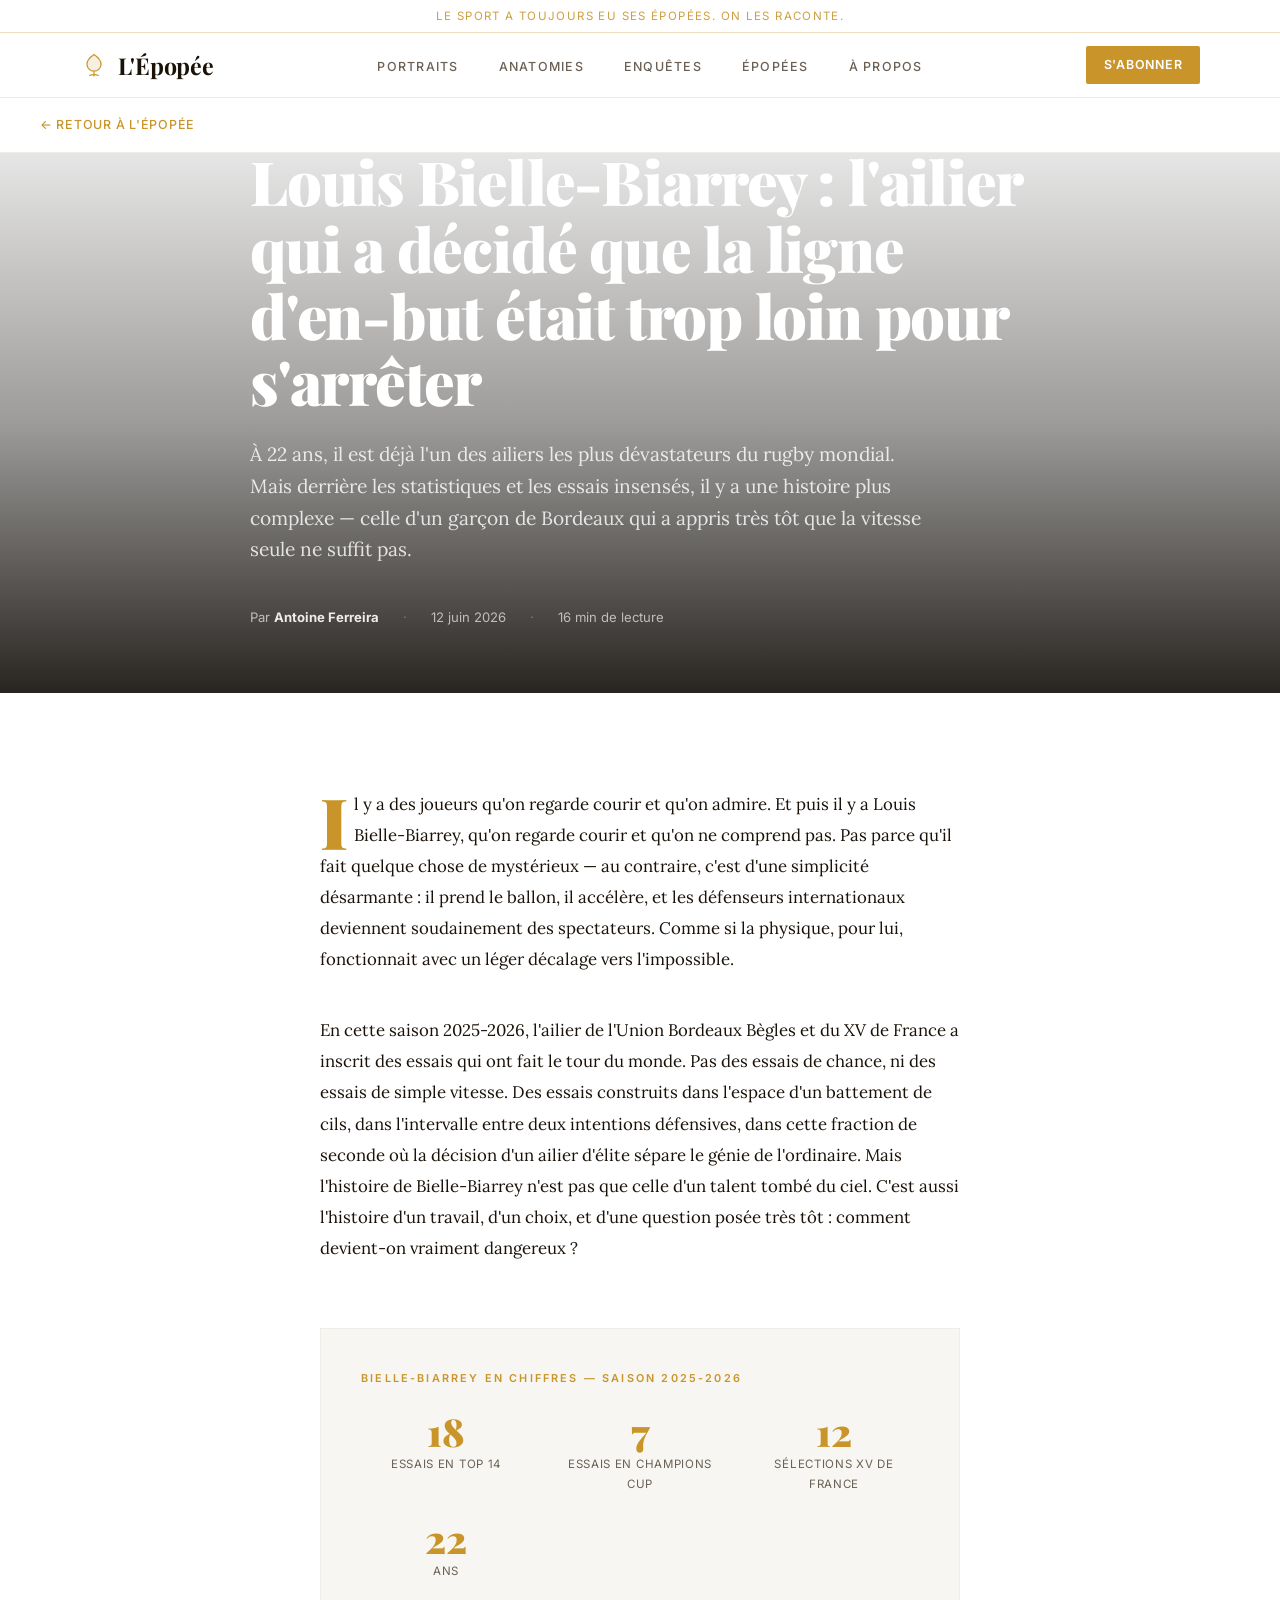
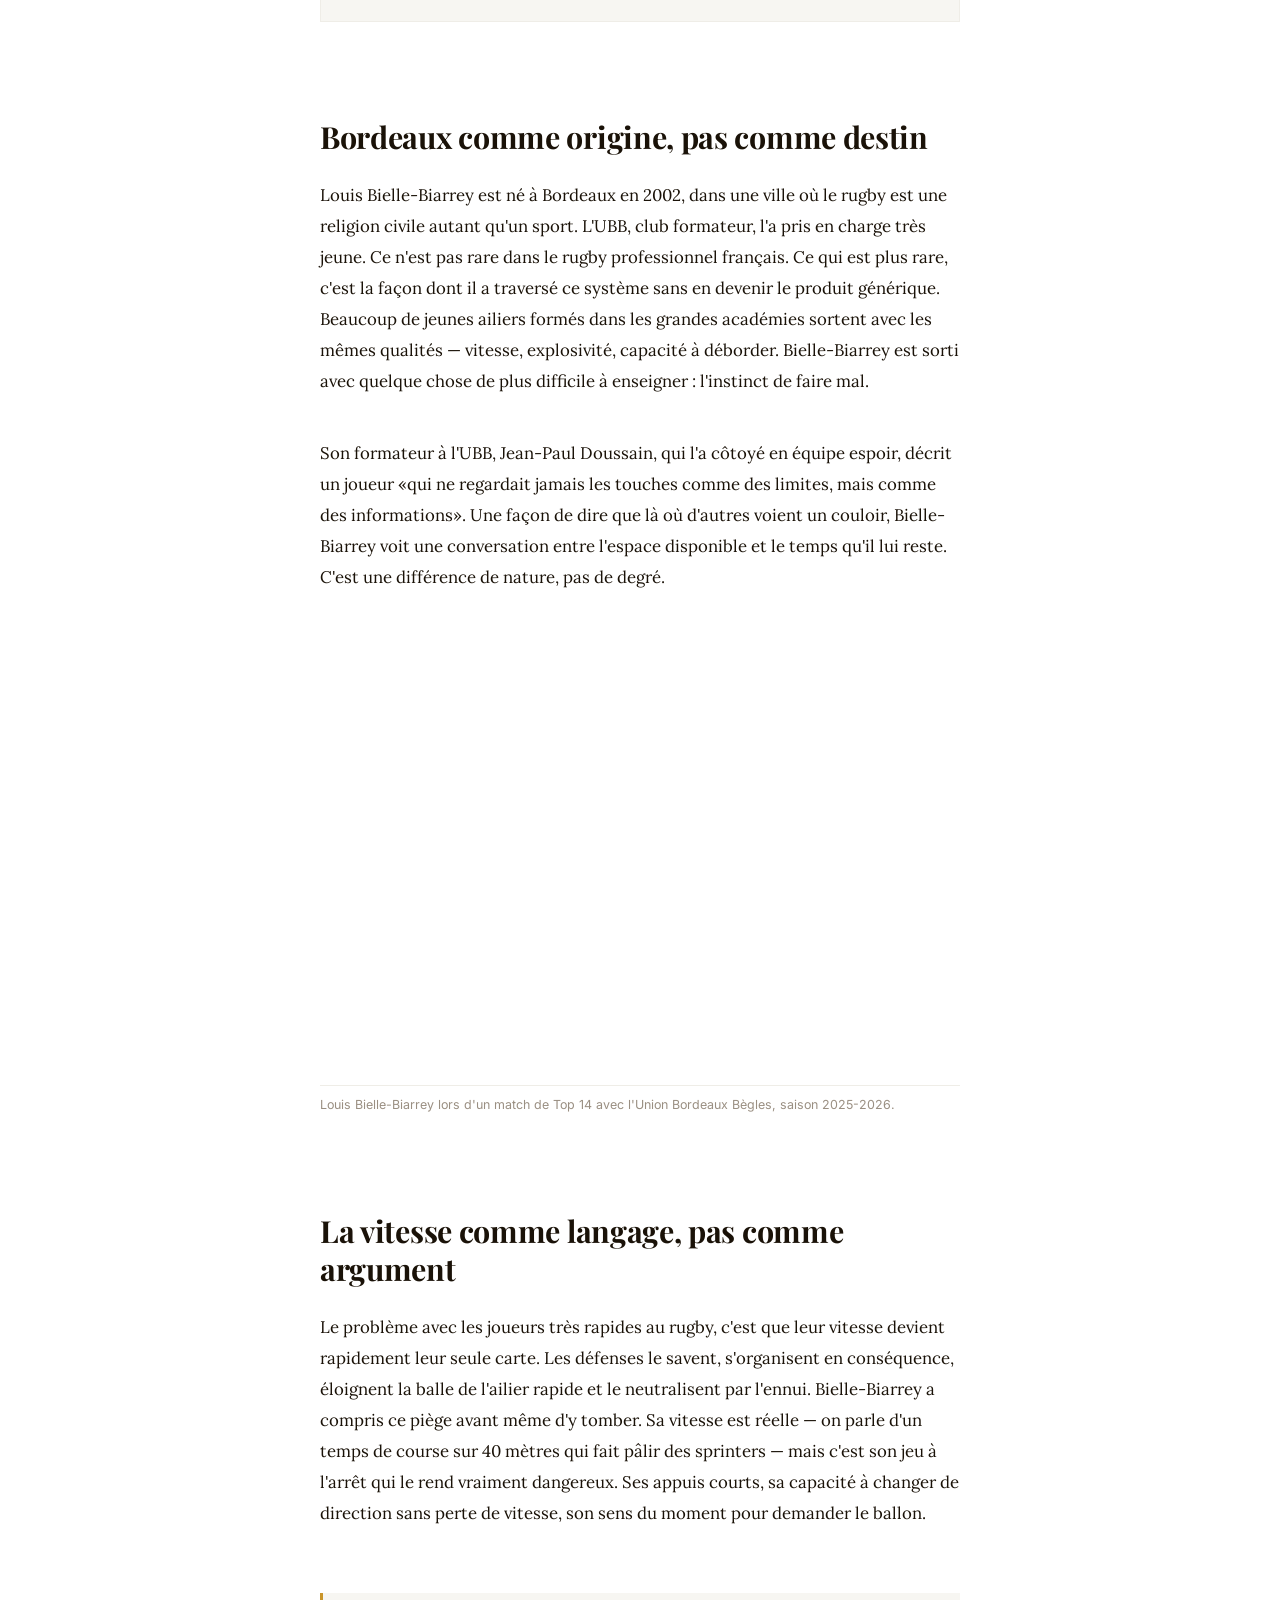
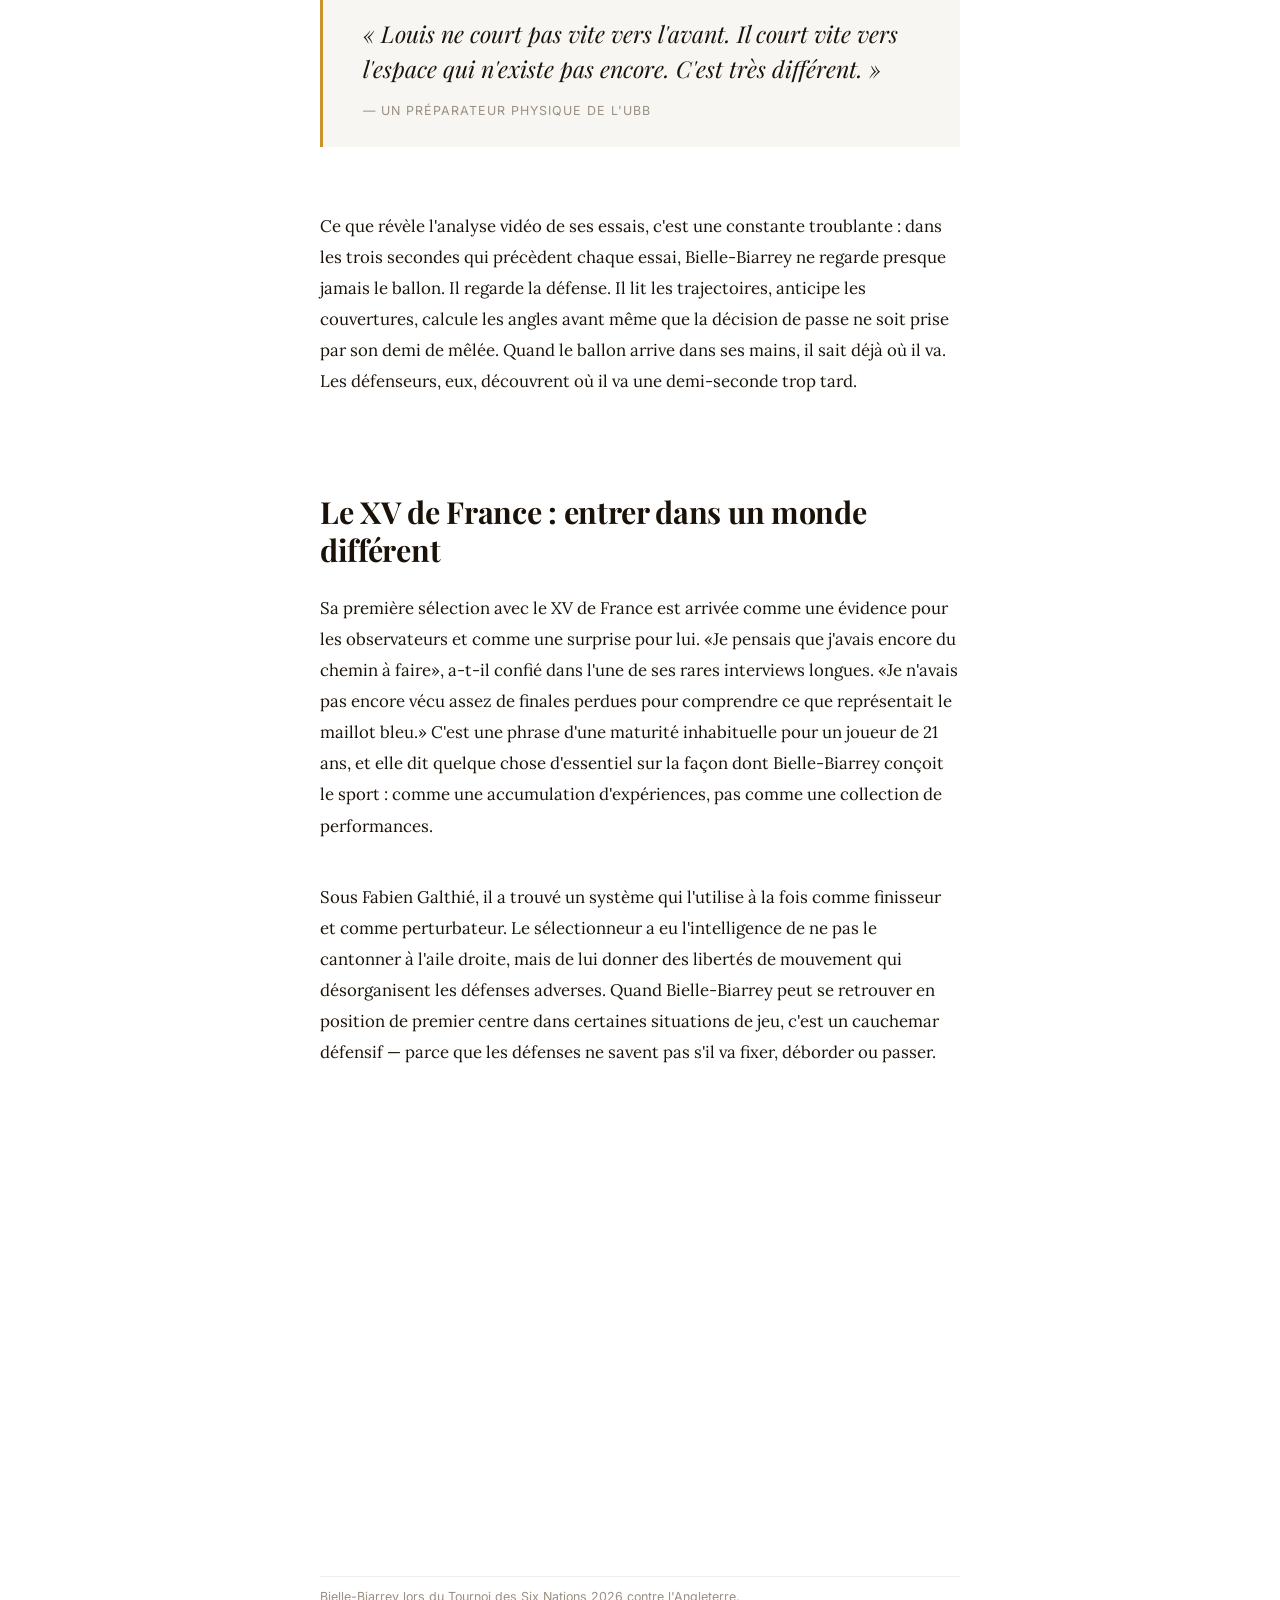
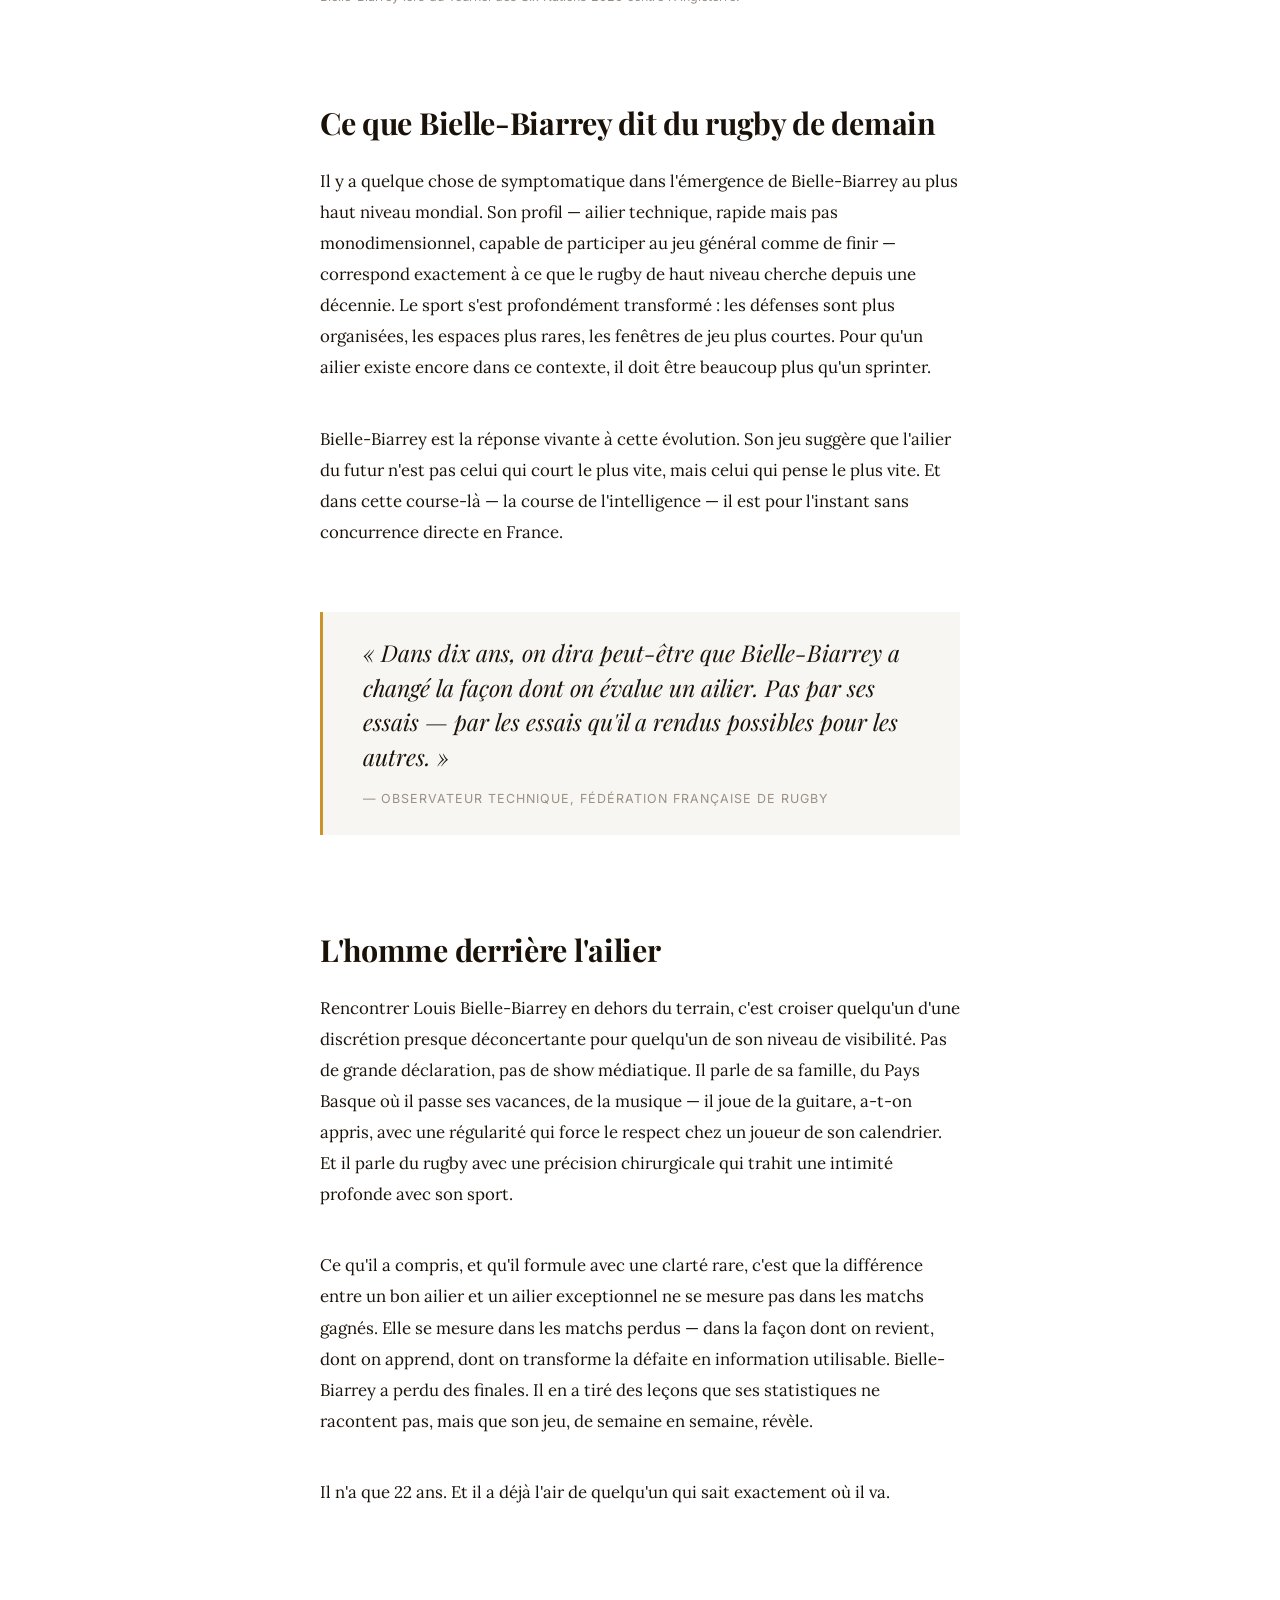
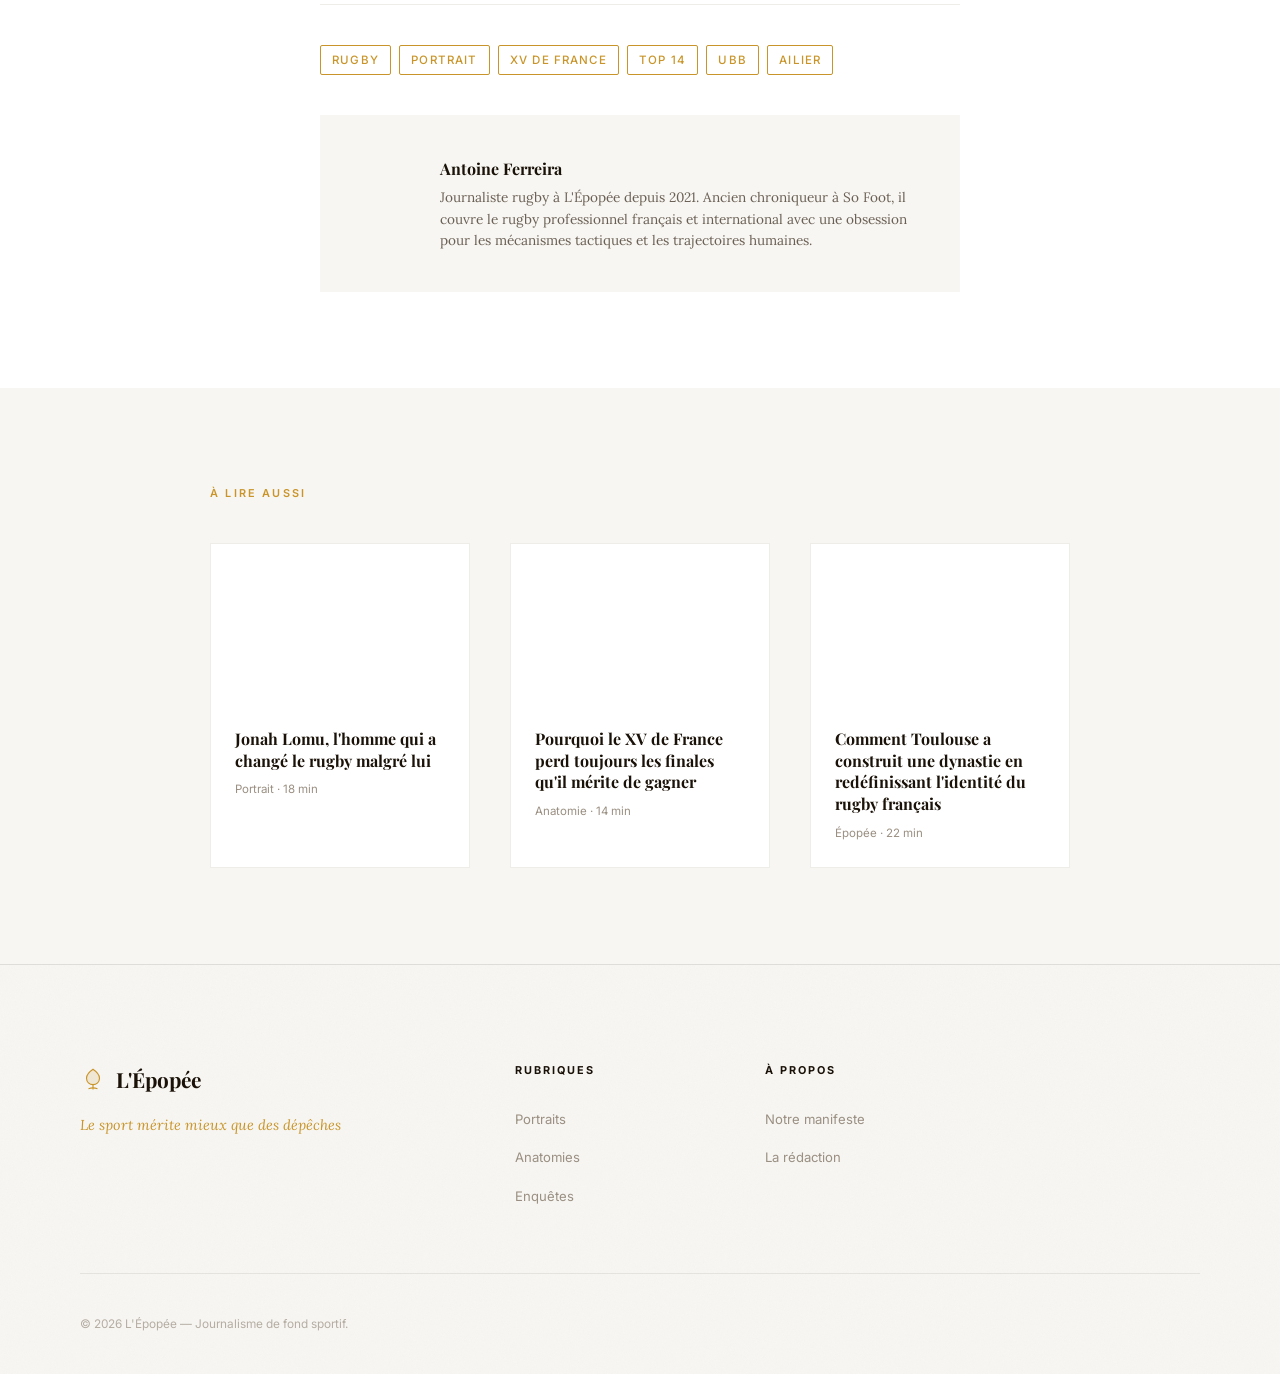
<file: sports-media/articles/louis-bielle-biarrey.html>
<!DOCTYPE html>
<html lang="fr">
<head>
  <meta charset="UTF-8" />
  <meta name="viewport" content="width=device-width, initial-scale=1.0" />
  <title>Louis Bielle-Biarrey : l'ailier qui a décidé que la ligne d'en-but était trop loin pour s'arrêter — L'Épopée</title>
  <meta name="description" content="Il court plus vite que les défenseurs ne pensent. Il marque plus que les statistiques ne l'expliquent. Portrait de Louis Bielle-Biarrey, le phénomène bordelais qui est en train de réécrire ce que peut faire un ailier de rugby." />
  <link rel="preconnect" href="https://fonts.googleapis.com" />
  <link rel="preconnect" href="https://fonts.gstatic.com" crossorigin />
  <link href="https://fonts.googleapis.com/css2?family=Playfair+Display:ital,wght@0,400;0,600;0,700;0,900;1,400;1,600&family=Lora:ital,wght@0,400;0,500;1,400&family=Inter:wght@300;400;500;600&display=swap" rel="stylesheet" />
  <link rel="stylesheet" href="/sports-media/style.css" />
  <style>
    /* ── Article-specific styles ── */
    .article-hero {
      position: relative;
      height: clamp(420px, 60vh, 700px);
      overflow: hidden;
      background-image: url("https://picsum.photos/seed/bielle-biarrey-hero/1600/900");
      background-size: cover;
      background-position: center 30%;
    }
    .article-hero-overlay {
      position: absolute;
      inset: 0;
      background: linear-gradient(to top, rgba(10,6,2,0.88) 0%, rgba(10,6,2,0.4) 50%, rgba(10,6,2,0.1) 100%);
    }
    .article-hero-content {
      position: absolute;
      bottom: 0;
      left: 0;
      right: 0;
      padding: var(--space-3xl) var(--container-pad) var(--space-2xl);
      max-width: 860px;
      margin-inline: auto;
    }
    .article-kicker {
      display: flex;
      align-items: center;
      gap: var(--space-md);
      margin-bottom: var(--space-lg);
    }
    .article-title {
      font-family: var(--font-display);
      font-size: clamp(2rem, 5vw, 3.8rem);
      font-weight: 900;
      line-height: 1.1;
      color: #fff;
      letter-spacing: -0.02em;
      margin-bottom: var(--space-lg);
    }
    .article-standfirst {
      font-family: var(--font-body);
      font-size: clamp(1rem, 1.8vw, 1.2rem);
      color: rgba(255,255,255,0.82);
      line-height: 1.65;
      max-width: 680px;
      margin-bottom: var(--space-xl);
    }
    .article-byline {
      display: flex;
      align-items: center;
      gap: var(--space-lg);
      font-family: var(--font-ui);
      font-size: 0.82rem;
      color: rgba(255,255,255,0.65);
      flex-wrap: wrap;
    }
    .article-byline strong { color: rgba(255,255,255,0.9); }
    .article-byline-sep { color: rgba(255,255,255,0.3); }

    /* Article body */
    .article-wrapper {
      max-width: 720px;
      margin-inline: auto;
      padding: var(--space-3xl) var(--container-pad);
    }
    .article-body p {
      font-family: var(--font-body);
      font-size: 1.05rem;
      line-height: 1.85;
      color: var(--color-ink);
      margin-bottom: var(--space-xl);
    }
    .article-body p:first-of-type::first-letter {
      font-family: var(--font-display);
      font-size: 4.2em;
      font-weight: 900;
      color: var(--color-bordeaux);
      float: left;
      line-height: 0.72;
      margin-right: 0.08em;
      margin-top: 0.1em;
    }
    .article-body h2 {
      font-family: var(--font-display);
      font-size: clamp(1.4rem, 2.5vw, 1.9rem);
      font-weight: 700;
      color: var(--color-ink);
      line-height: 1.25;
      margin-top: var(--space-3xl);
      margin-bottom: var(--space-lg);
      letter-spacing: -0.01em;
    }
    .article-body h3 {
      font-family: var(--font-display);
      font-size: 1.2rem;
      font-weight: 700;
      color: var(--color-ink);
      margin-top: var(--space-2xl);
      margin-bottom: var(--space-md);
    }

    /* Pull quote */
    .article-pullquote {
      border-left: 3px solid var(--color-bordeaux);
      padding: var(--space-lg) var(--space-xl);
      margin: var(--space-2xl) 0;
      background: var(--color-cream-dark);
    }
    .article-pullquote p {
      font-family: var(--font-display);
      font-size: clamp(1.15rem, 2vw, 1.45rem);
      font-style: italic;
      color: var(--color-ink);
      line-height: 1.5;
      margin-bottom: var(--space-sm) !important;
    }
    .article-pullquote cite {
      font-family: var(--font-ui);
      font-size: 0.78rem;
      color: var(--color-ink-muted);
      letter-spacing: 0.08em;
      text-transform: uppercase;
      font-style: normal;
    }

    /* Inline image */
    .article-image {
      margin: var(--space-2xl) 0;
    }
    .article-image img,
    .article-image .img-placeholder {
      width: 100%;
      height: 420px;
      object-fit: cover;
      display: block;
      background-image: url("https://picsum.photos/seed/bielle-biarrey-action/900/420");
      background-size: cover;
      background-position: center;
    }
    .article-image figcaption {
      font-family: var(--font-ui);
      font-size: 0.78rem;
      color: var(--color-ink-muted);
      margin-top: var(--space-sm);
      padding-top: var(--space-sm);
      border-top: 1px solid var(--color-cream-darker);
    }

    /* Stats box */
    .article-stats {
      background: var(--color-cream-dark);
      border: 1px solid var(--color-cream-darker);
      padding: var(--space-xl);
      margin: var(--space-2xl) 0;
    }
    .article-stats-title {
      font-family: var(--font-ui);
      font-size: 0.68rem;
      font-weight: 600;
      letter-spacing: 0.2em;
      text-transform: uppercase;
      color: var(--color-bordeaux);
      margin-bottom: var(--space-lg);
    }
    .article-stats-grid {
      display: grid;
      grid-template-columns: repeat(auto-fit, minmax(130px, 1fr));
      gap: var(--space-lg);
    }
    .stat-item { text-align: center; }
    .stat-number {
      font-family: var(--font-display);
      font-size: 2.4rem;
      font-weight: 900;
      color: var(--color-bordeaux);
      line-height: 1;
      display: block;
    }
    .stat-label {
      font-family: var(--font-ui);
      font-size: 0.72rem;
      color: var(--color-ink-mid);
      letter-spacing: 0.06em;
      text-transform: uppercase;
      margin-top: var(--space-xs);
      display: block;
    }

    /* Article footer */
    .article-footer {
      border-top: 1px solid var(--color-cream-darker);
      margin-top: var(--space-3xl);
      padding-top: var(--space-xl);
    }
    .article-tags {
      display: flex;
      flex-wrap: wrap;
      gap: var(--space-sm);
      margin-bottom: var(--space-xl);
    }
    .article-tag {
      font-family: var(--font-ui);
      font-size: 0.72rem;
      font-weight: 500;
      letter-spacing: 0.1em;
      text-transform: uppercase;
      color: var(--color-bordeaux);
      border: 1px solid var(--color-bordeaux);
      padding: 0.25rem 0.7rem;
      border-radius: 2px;
    }
    .article-author-bio {
      display: flex;
      gap: var(--space-lg);
      align-items: flex-start;
      background: var(--color-cream-dark);
      padding: var(--space-xl);
    }
    .author-avatar {
      width: 56px;
      height: 56px;
      border-radius: 50%;
      background-image: url("https://picsum.photos/seed/author-antoine/56/56");
      background-size: cover;
      flex-shrink: 0;
    }
    .author-name {
      font-family: var(--font-display);
      font-size: 1rem;
      font-weight: 700;
      color: var(--color-ink);
    }
    .author-desc {
      font-family: var(--font-body);
      font-size: 0.85rem;
      color: var(--color-ink-mid);
      line-height: 1.6;
      margin-top: 0.25rem;
    }

    /* Related articles */
    .related {
      background: var(--color-cream-dark);
      padding: var(--space-3xl) var(--container-pad);
    }
    .related-inner {
      max-width: 860px;
      margin-inline: auto;
    }
    .related-title {
      font-family: var(--font-ui);
      font-size: 0.68rem;
      font-weight: 600;
      letter-spacing: 0.2em;
      text-transform: uppercase;
      color: var(--color-bordeaux);
      margin-bottom: var(--space-xl);
    }
    .related-grid {
      display: grid;
      grid-template-columns: repeat(auto-fit, minmax(240px, 1fr));
      gap: var(--space-xl);
    }
    .related-card {
      background: #fff;
      border: 1px solid var(--color-cream-darker);
      overflow: hidden;
      transition: transform var(--transition-base), box-shadow var(--transition-base);
    }
    .related-card:hover {
      transform: translateY(-3px);
      box-shadow: var(--shadow-hover);
    }
    .related-card-img {
      height: 160px;
      background-size: cover;
      background-position: center;
    }
    .related-card-body { padding: var(--space-lg); }
    .related-card-title {
      font-family: var(--font-display);
      font-size: 1rem;
      font-weight: 700;
      color: var(--color-ink);
      line-height: 1.35;
      margin-bottom: var(--space-sm);
    }
    .related-card-title a { color: inherit; text-decoration: none; transition: color var(--transition-base); }
    .related-card-title a:hover { color: var(--color-bordeaux); }
    .related-card-meta {
      font-family: var(--font-ui);
      font-size: 0.72rem;
      color: var(--color-ink-muted);
    }

    /* Back link */
    .back-link {
      display: inline-flex;
      align-items: center;
      gap: 0.4rem;
      font-family: var(--font-ui);
      font-size: 0.78rem;
      font-weight: 500;
      letter-spacing: 0.06em;
      text-transform: uppercase;
      color: var(--color-bordeaux);
      padding: var(--space-md) var(--container-pad);
      border-bottom: 1px solid var(--color-cream-darker);
      display: block;
      max-width: 100%;
    }
    .back-link:hover { text-decoration: underline; }

    @media (max-width: 768px) {
      .article-title { font-size: 1.9rem; }
      .article-wrapper { padding: var(--space-2xl) var(--container-pad); }
      .article-stats-grid { grid-template-columns: repeat(2, 1fr); }
    }
  </style>
</head>
<body>

  <div class="progress-bar" id="progressBar" aria-hidden="true"></div>

  <div class="top-bar">
    <span>Le sport a toujours eu ses épopées. On les raconte.</span>
  </div>

  <nav class="nav" id="mainNav">
    <div class="nav-inner">
      <a href="/sports-media/index.html" class="nav-logo" aria-label="L'Épopée — accueil">
        <svg class="nav-logo-icon" viewBox="0 0 32 32" fill="none" xmlns="http://www.w3.org/2000/svg">
          <path d="M16 4 C16 4 8 9.5 8 15 C8 19.4 11.6 23 16 23 C20.4 23 24 19.4 24 15 C24 9.5 16 4 16 4 Z" fill="#C9952A" opacity="0.15"/>
          <path d="M16 4 C16 4 8 9.5 8 15 C8 19.4 11.6 23 16 23 C20.4 23 24 19.4 24 15 C24 9.5 16 4 16 4 Z" stroke="#C9952A" stroke-width="1.4" fill="none"/>
          <line x1="16" y1="23" x2="16" y2="29" stroke="#C9952A" stroke-width="1.4"/>
          <path d="M10.5 28 Q16 26 21.5 28" stroke="#C9952A" stroke-width="1.4" fill="none"/>
        </svg>
        <span class="nav-logo-text">L'Épopée</span>
      </a>
      <ul class="nav-links" id="navLinks">
        <li><a href="/sports-media/index.html#portraits" class="nav-link">Portraits</a></li>
        <li><a href="/sports-media/index.html#anatomies" class="nav-link">Anatomies</a></li>
        <li><a href="/sports-media/index.html#enquetes" class="nav-link">Enquêtes</a></li>
        <li><a href="/sports-media/index.html#epopees" class="nav-link">Épopées</a></li>
        <li><a href="/sports-media/index.html#about" class="nav-link">À propos</a></li>
      </ul>
      <div class="nav-actions">
        <a href="/sports-media/index.html#abonnement" class="btn-subscribe">S'abonner</a>
      </div>
      <button class="nav-hamburger" id="hamburgerBtn" aria-label="Menu" aria-expanded="false">
        <span></span><span></span><span></span>
      </button>
    </div>
  </nav>

  <a href="/sports-media/index.html" class="back-link">← Retour à L'Épopée</a>

  <!-- HERO -->
  <header class="article-hero">
    <div class="article-hero-overlay"></div>
    <div class="article-hero-content">
      <div class="article-kicker">
        <span class="badge badge--portrait">Portrait</span>
        <span class="badge badge--epopee">Rugby</span>
      </div>
      <h1 class="article-title">Louis Bielle-Biarrey : l'ailier qui a décidé que la ligne d'en-but était trop loin pour s'arrêter</h1>
      <p class="article-standfirst">À 22 ans, il est déjà l'un des ailiers les plus dévastateurs du rugby mondial. Mais derrière les statistiques et les essais insensés, il y a une histoire plus complexe — celle d'un garçon de Bordeaux qui a appris très tôt que la vitesse seule ne suffit pas.</p>
      <div class="article-byline">
        <span>Par <strong>Antoine Ferreira</strong></span>
        <span class="article-byline-sep">·</span>
        <time datetime="2026-06-12">12 juin 2026</time>
        <span class="article-byline-sep">·</span>
        <span>16 min de lecture</span>
      </div>
    </div>
  </header>

  <!-- ARTICLE BODY -->
  <main>
    <article class="article-wrapper">
      <div class="article-body">

        <p>Il y a des joueurs qu'on regarde courir et qu'on admire. Et puis il y a Louis Bielle-Biarrey, qu'on regarde courir et qu'on ne comprend pas. Pas parce qu'il fait quelque chose de mystérieux — au contraire, c'est d'une simplicité désarmante : il prend le ballon, il accélère, et les défenseurs internationaux deviennent soudainement des spectateurs. Comme si la physique, pour lui, fonctionnait avec un léger décalage vers l'impossible.</p>

        <p>En cette saison 2025-2026, l'ailier de l'Union Bordeaux Bègles et du XV de France a inscrit des essais qui ont fait le tour du monde. Pas des essais de chance, ni des essais de simple vitesse. Des essais construits dans l'espace d'un battement de cils, dans l'intervalle entre deux intentions défensives, dans cette fraction de seconde où la décision d'un ailier d'élite sépare le génie de l'ordinaire. Mais l'histoire de Bielle-Biarrey n'est pas que celle d'un talent tombé du ciel. C'est aussi l'histoire d'un travail, d'un choix, et d'une question posée très tôt : comment devient-on vraiment dangereux ?</p>

        <div class="article-stats">
          <div class="article-stats-title">Bielle-Biarrey en chiffres — Saison 2025-2026</div>
          <div class="article-stats-grid">
            <div class="stat-item">
              <span class="stat-number">18</span>
              <span class="stat-label">Essais en Top 14</span>
            </div>
            <div class="stat-item">
              <span class="stat-number">7</span>
              <span class="stat-label">Essais en Champions Cup</span>
            </div>
            <div class="stat-item">
              <span class="stat-number">12</span>
              <span class="stat-label">Sélections XV de France</span>
            </div>
            <div class="stat-item">
              <span class="stat-number">22</span>
              <span class="stat-label">Ans</span>
            </div>
          </div>
        </div>

        <h2>Bordeaux comme origine, pas comme destin</h2>

        <p>Louis Bielle-Biarrey est né à Bordeaux en 2002, dans une ville où le rugby est une religion civile autant qu'un sport. L'UBB, club formateur, l'a pris en charge très jeune. Ce n'est pas rare dans le rugby professionnel français. Ce qui est plus rare, c'est la façon dont il a traversé ce système sans en devenir le produit générique. Beaucoup de jeunes ailiers formés dans les grandes académies sortent avec les mêmes qualités — vitesse, explosivité, capacité à déborder. Bielle-Biarrey est sorti avec quelque chose de plus difficile à enseigner : l'instinct de faire mal.</p>

        <p>Son formateur à l'UBB, Jean-Paul Doussain, qui l'a côtoyé en équipe espoir, décrit un joueur «qui ne regardait jamais les touches comme des limites, mais comme des informations». Une façon de dire que là où d'autres voient un couloir, Bielle-Biarrey voit une conversation entre l'espace disponible et le temps qu'il lui reste. C'est une différence de nature, pas de degré.</p>

        <figure class="article-image">
          <div class="img-placeholder" role="img" aria-label="Louis Bielle-Biarrey en action avec l'UBB"></div>
          <figcaption>Louis Bielle-Biarrey lors d'un match de Top 14 avec l'Union Bordeaux Bègles, saison 2025-2026.</figcaption>
        </figure>

        <h2>La vitesse comme langage, pas comme argument</h2>

        <p>Le problème avec les joueurs très rapides au rugby, c'est que leur vitesse devient rapidement leur seule carte. Les défenses le savent, s'organisent en conséquence, éloignent la balle de l'ailier rapide et le neutralisent par l'ennui. Bielle-Biarrey a compris ce piège avant même d'y tomber. Sa vitesse est réelle — on parle d'un temps de course sur 40 mètres qui fait pâlir des sprinters — mais c'est son jeu à l'arrêt qui le rend vraiment dangereux. Ses appuis courts, sa capacité à changer de direction sans perte de vitesse, son sens du moment pour demander le ballon.</p>

        <div class="article-pullquote">
          <p>« Louis ne court pas vite vers l'avant. Il court vite vers l'espace qui n'existe pas encore. C'est très différent. »</p>
          <cite>— Un préparateur physique de l'UBB</cite>
        </div>

        <p>Ce que révèle l'analyse vidéo de ses essais, c'est une constante troublante : dans les trois secondes qui précèdent chaque essai, Bielle-Biarrey ne regarde presque jamais le ballon. Il regarde la défense. Il lit les trajectoires, anticipe les couvertures, calcule les angles avant même que la décision de passe ne soit prise par son demi de mêlée. Quand le ballon arrive dans ses mains, il sait déjà où il va. Les défenseurs, eux, découvrent où il va une demi-seconde trop tard.</p>

        <h2>Le XV de France : entrer dans un monde différent</h2>

        <p>Sa première sélection avec le XV de France est arrivée comme une évidence pour les observateurs et comme une surprise pour lui. «Je pensais que j'avais encore du chemin à faire», a-t-il confié dans l'une de ses rares interviews longues. «Je n'avais pas encore vécu assez de finales perdues pour comprendre ce que représentait le maillot bleu.» C'est une phrase d'une maturité inhabituelle pour un joueur de 21 ans, et elle dit quelque chose d'essentiel sur la façon dont Bielle-Biarrey conçoit le sport : comme une accumulation d'expériences, pas comme une collection de performances.</p>

        <p>Sous Fabien Galthié, il a trouvé un système qui l'utilise à la fois comme finisseur et comme perturbateur. Le sélectionneur a eu l'intelligence de ne pas le cantonner à l'aile droite, mais de lui donner des libertés de mouvement qui désorganisent les défenses adverses. Quand Bielle-Biarrey peut se retrouver en position de premier centre dans certaines situations de jeu, c'est un cauchemar défensif — parce que les défenses ne savent pas s'il va fixer, déborder ou passer.</p>

        <figure class="article-image" style="background-image: url('https://picsum.photos/seed/france-rugby-match/900/420'); background-size: cover; background-position: center; height: 420px; margin: var(--space-2xl) 0;">
        </figure>
        <p style="font-family: var(--font-ui); font-size: 0.78rem; color: var(--color-ink-muted); margin-top: calc(-1 * var(--space-xl)); margin-bottom: var(--space-2xl); padding-top: var(--space-sm); border-top: 1px solid var(--color-cream-darker);">Bielle-Biarrey lors du Tournoi des Six Nations 2026 contre l'Angleterre.</p>

        <h2>Ce que Bielle-Biarrey dit du rugby de demain</h2>

        <p>Il y a quelque chose de symptomatique dans l'émergence de Bielle-Biarrey au plus haut niveau mondial. Son profil — ailier technique, rapide mais pas monodimensionnel, capable de participer au jeu général comme de finir — correspond exactement à ce que le rugby de haut niveau cherche depuis une décennie. Le sport s'est profondément transformé : les défenses sont plus organisées, les espaces plus rares, les fenêtres de jeu plus courtes. Pour qu'un ailier existe encore dans ce contexte, il doit être beaucoup plus qu'un sprinter.</p>

        <p>Bielle-Biarrey est la réponse vivante à cette évolution. Son jeu suggère que l'ailier du futur n'est pas celui qui court le plus vite, mais celui qui pense le plus vite. Et dans cette course-là — la course de l'intelligence — il est pour l'instant sans concurrence directe en France.</p>

        <div class="article-pullquote">
          <p>« Dans dix ans, on dira peut-être que Bielle-Biarrey a changé la façon dont on évalue un ailier. Pas par ses essais — par les essais qu'il a rendus possibles pour les autres. »</p>
          <cite>— Observateur technique, Fédération Française de Rugby</cite>
        </div>

        <h2>L'homme derrière l'ailier</h2>

        <p>Rencontrer Louis Bielle-Biarrey en dehors du terrain, c'est croiser quelqu'un d'une discrétion presque déconcertante pour quelqu'un de son niveau de visibilité. Pas de grande déclaration, pas de show médiatique. Il parle de sa famille, du Pays Basque où il passe ses vacances, de la musique — il joue de la guitare, a-t-on appris, avec une régularité qui force le respect chez un joueur de son calendrier. Et il parle du rugby avec une précision chirurgicale qui trahit une intimité profonde avec son sport.</p>

        <p>Ce qu'il a compris, et qu'il formule avec une clarté rare, c'est que la différence entre un bon ailier et un ailier exceptionnel ne se mesure pas dans les matchs gagnés. Elle se mesure dans les matchs perdus — dans la façon dont on revient, dont on apprend, dont on transforme la défaite en information utilisable. Bielle-Biarrey a perdu des finales. Il en a tiré des leçons que ses statistiques ne racontent pas, mais que son jeu, de semaine en semaine, révèle.</p>

        <p>Il n'a que 22 ans. Et il a déjà l'air de quelqu'un qui sait exactement où il va.</p>

      </div>

      <footer class="article-footer">
        <div class="article-tags">
          <span class="article-tag">Rugby</span>
          <span class="article-tag">Portrait</span>
          <span class="article-tag">XV de France</span>
          <span class="article-tag">Top 14</span>
          <span class="article-tag">UBB</span>
          <span class="article-tag">Ailier</span>
        </div>
        <div class="article-author-bio">
          <div class="author-avatar"></div>
          <div>
            <div class="author-name">Antoine Ferreira</div>
            <p class="author-desc">Journaliste rugby à L'Épopée depuis 2021. Ancien chroniqueur à So Foot, il couvre le rugby professionnel français et international avec une obsession pour les mécanismes tactiques et les trajectoires humaines.</p>
          </div>
        </div>
      </footer>
    </article>

    <!-- RELATED ARTICLES -->
    <section class="related">
      <div class="related-inner">
        <h2 class="related-title">À lire aussi</h2>
        <div class="related-grid">
          <div class="related-card">
            <div class="related-card-img" style="background-image: url('https://picsum.photos/seed/lomu-portrait/600/300');"></div>
            <div class="related-card-body">
              <h3 class="related-card-title"><a href="#">Jonah Lomu, l'homme qui a changé le rugby malgré lui</a></h3>
              <div class="related-card-meta">Portrait · 18 min</div>
            </div>
          </div>
          <div class="related-card">
            <div class="related-card-img" style="background-image: url('https://picsum.photos/seed/xv-france-finale/600/300');"></div>
            <div class="related-card-body">
              <h3 class="related-card-title"><a href="#">Pourquoi le XV de France perd toujours les finales qu'il mérite de gagner</a></h3>
              <div class="related-card-meta">Anatomie · 14 min</div>
            </div>
          </div>
          <div class="related-card">
            <div class="related-card-img" style="background-image: url('https://picsum.photos/seed/toulouse-rugby/600/300');"></div>
            <div class="related-card-body">
              <h3 class="related-card-title"><a href="#">Comment Toulouse a construit une dynastie en redéfinissant l'identité du rugby français</a></h3>
              <div class="related-card-meta">Épopée · 22 min</div>
            </div>
          </div>
        </div>
      </div>
    </section>
  </main>

  <footer class="footer">
    <div class="container">
      <div class="footer-top">
        <div class="footer-brand">
          <a href="/sports-media/index.html" class="footer-logo">
            <svg class="footer-logo-icon" viewBox="0 0 32 32" fill="none" xmlns="http://www.w3.org/2000/svg">
              <path d="M16 4 C16 4 8 9.5 8 15 C8 19.4 11.6 23 16 23 C20.4 23 24 19.4 24 15 C24 9.5 16 4 16 4 Z" fill="#C9952A" opacity="0.15"/>
              <path d="M16 4 C16 4 8 9.5 8 15 C8 19.4 11.6 23 16 23 C20.4 23 24 19.4 24 15 C24 9.5 16 4 16 4 Z" stroke="#C9952A" stroke-width="1.4" fill="none"/>
              <line x1="16" y1="23" x2="16" y2="29" stroke="#C9952A" stroke-width="1.4"/>
              <path d="M10.5 28 Q16 26 21.5 28" stroke="#C9952A" stroke-width="1.4" fill="none"/>
            </svg>
            <span class="footer-logo-text">L'Épopée</span>
          </a>
          <p class="footer-tagline">Le sport mérite mieux que des dépêches</p>
        </div>
        <div class="footer-col">
          <h4 class="footer-col-title">Rubriques</h4>
          <ul class="footer-links">
            <li><a href="/sports-media/index.html#portraits">Portraits</a></li>
            <li><a href="/sports-media/index.html#anatomies">Anatomies</a></li>
            <li><a href="/sports-media/index.html#enquetes">Enquêtes</a></li>
          </ul>
        </div>
        <div class="footer-col">
          <h4 class="footer-col-title">À propos</h4>
          <ul class="footer-links">
            <li><a href="#">Notre manifeste</a></li>
            <li><a href="#">La rédaction</a></li>
          </ul>
        </div>
      </div>
      <div class="footer-bottom">
        <p class="footer-copy">© 2026 L'Épopée — Journalisme de fond sportif.</p>
      </div>
    </div>
  </footer>

  <script src="/sports-media/script.js"></script>
</body>
</html>
</file>
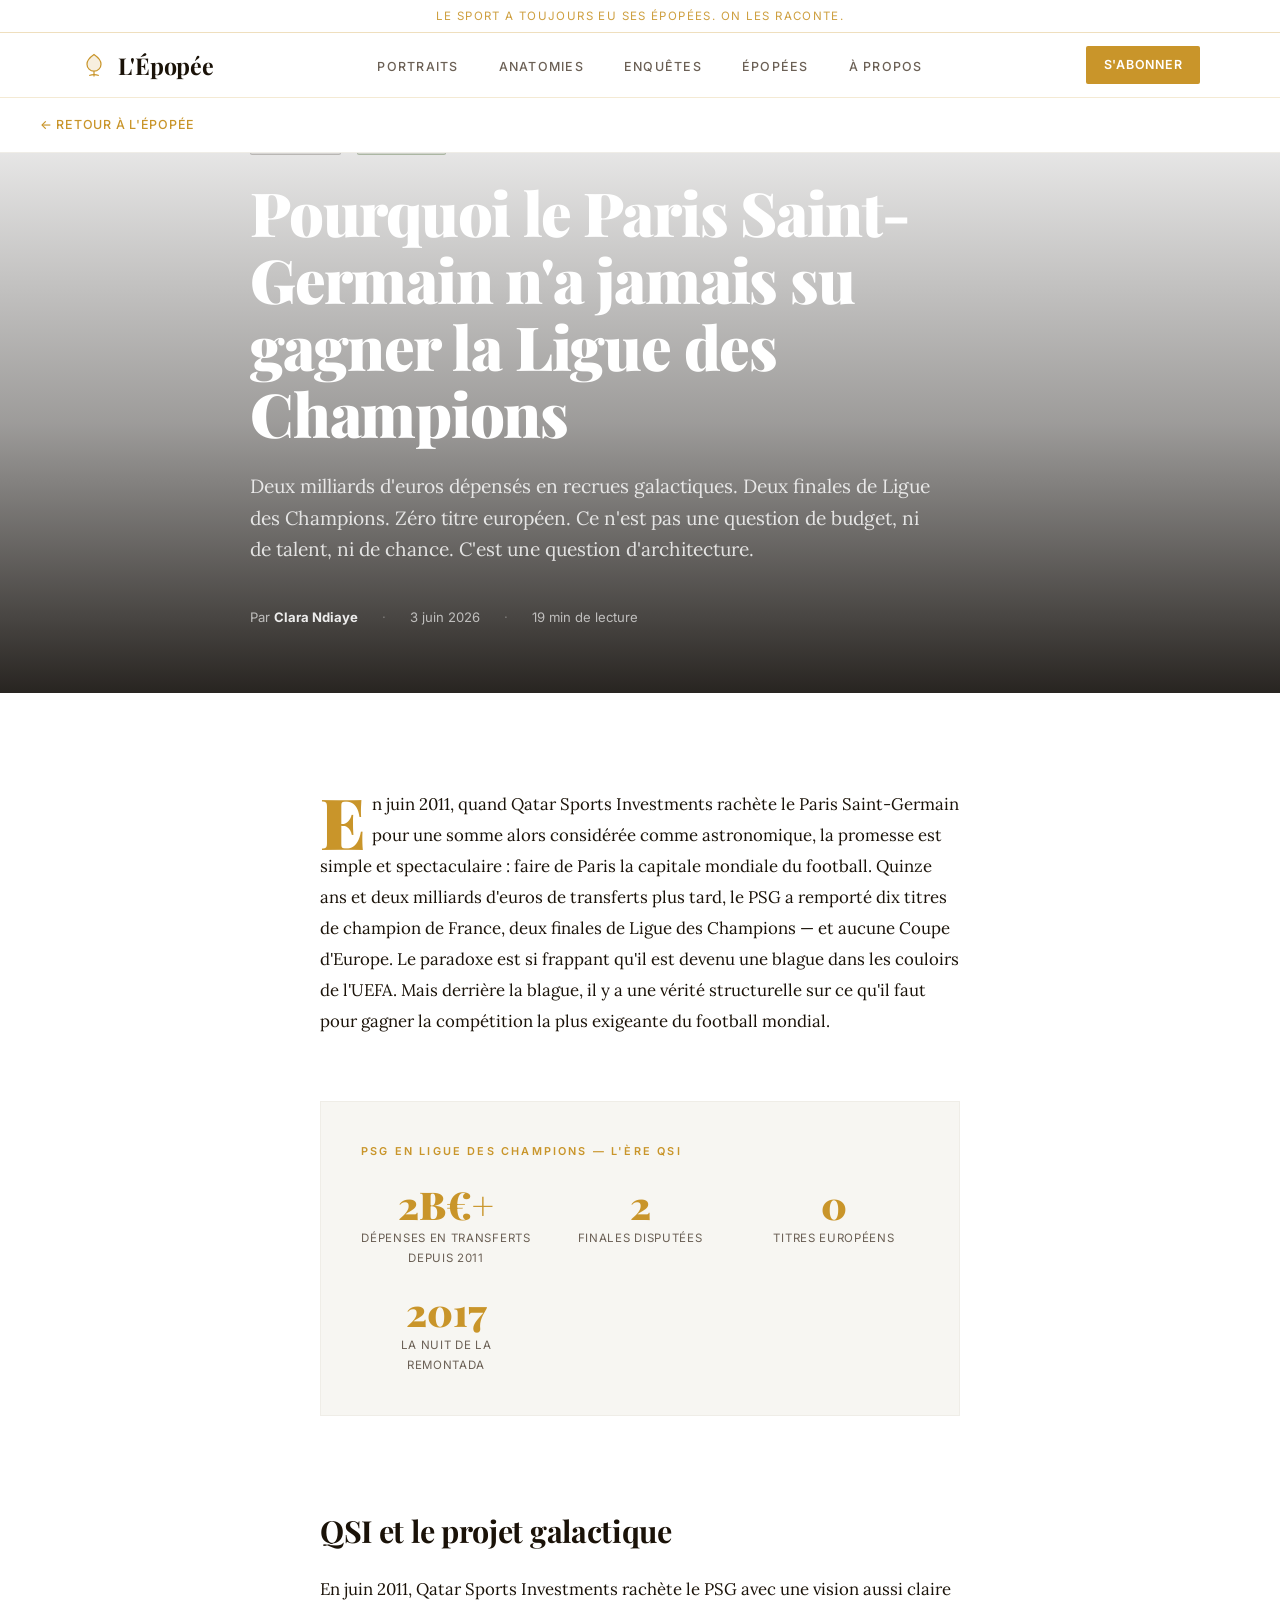
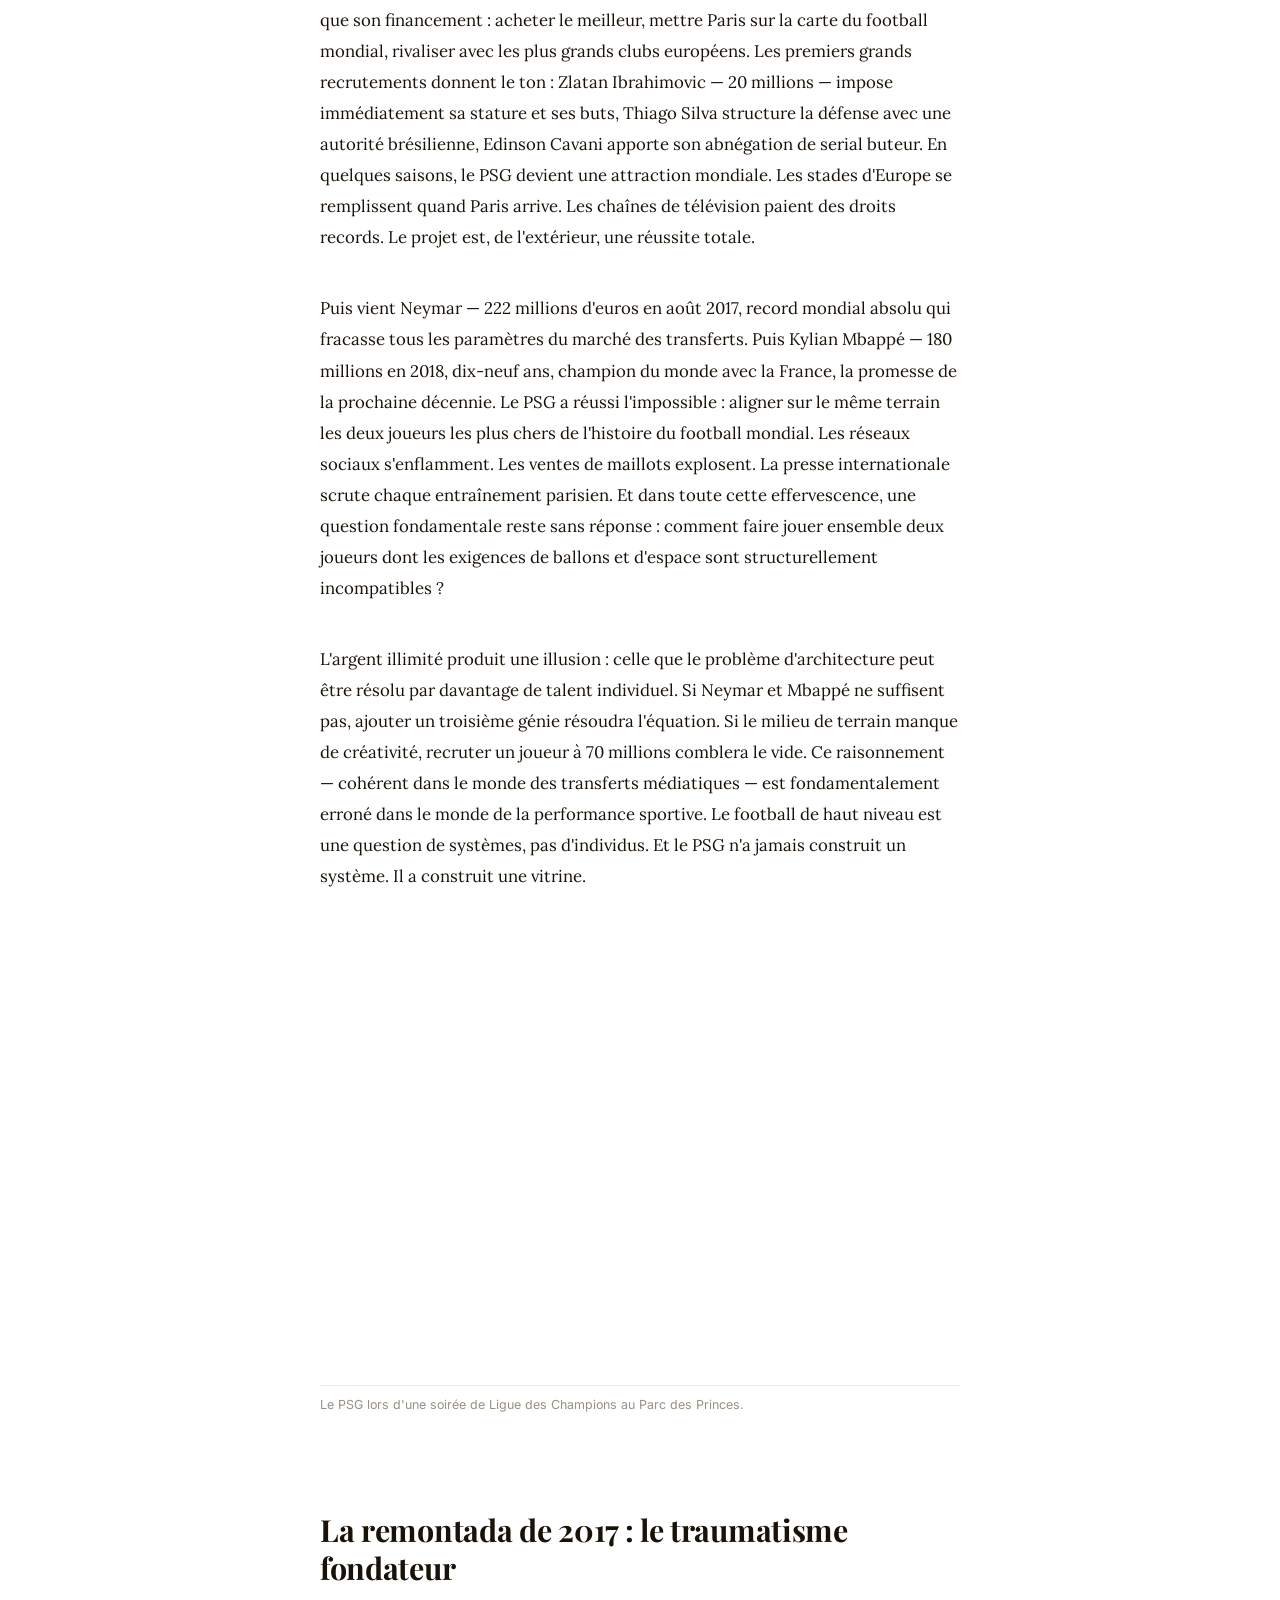
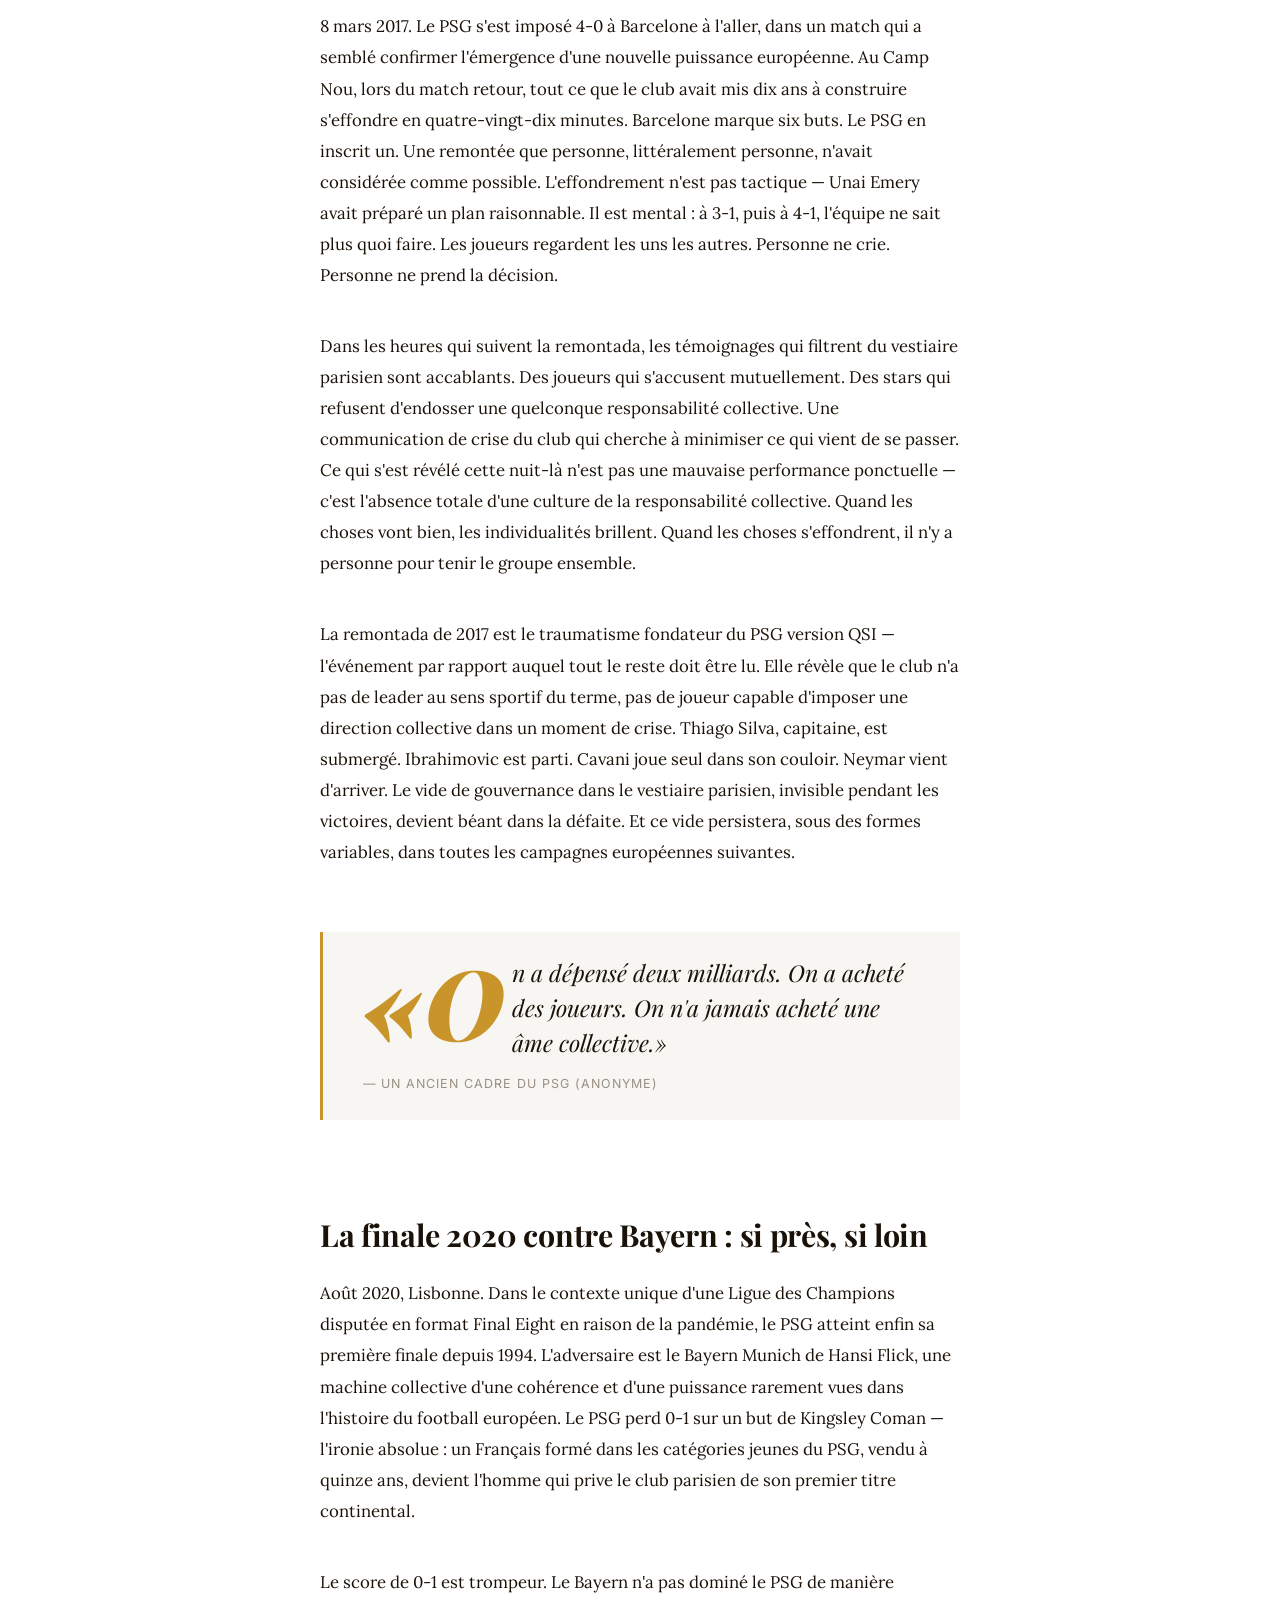
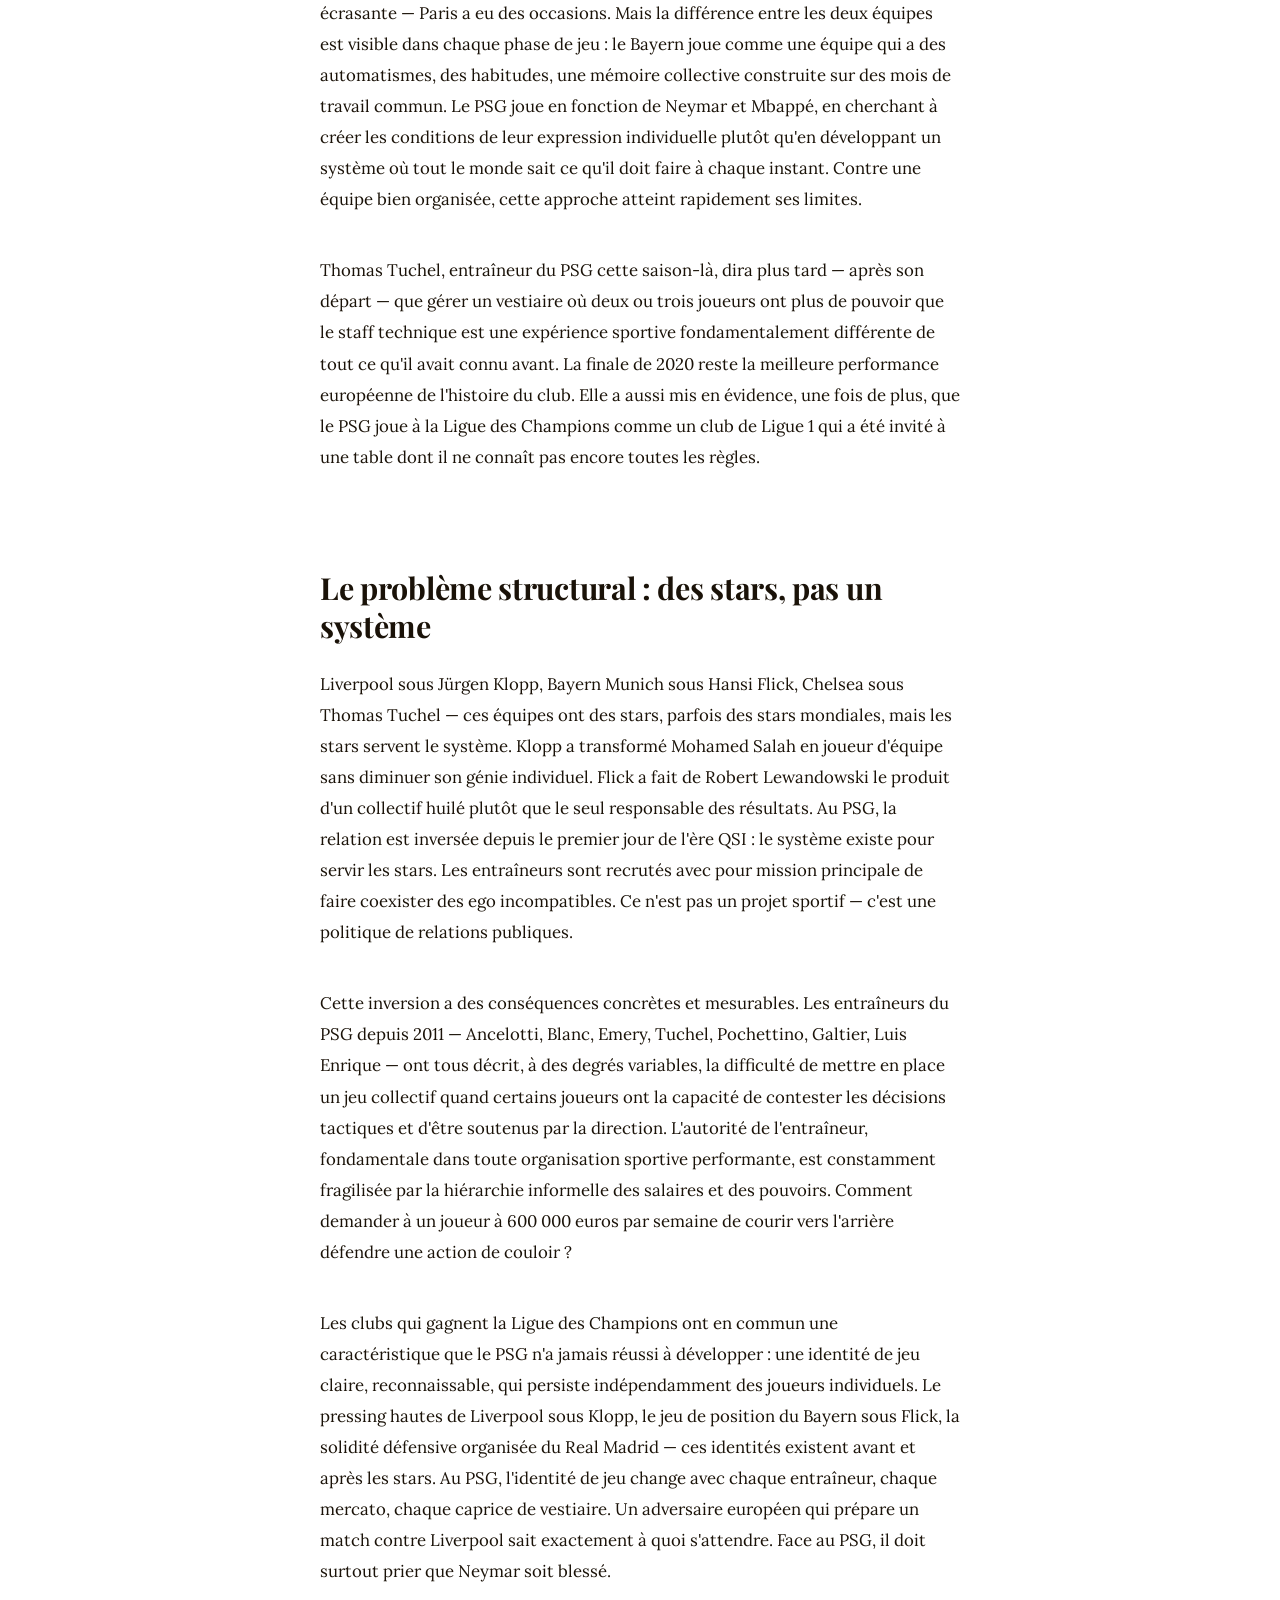
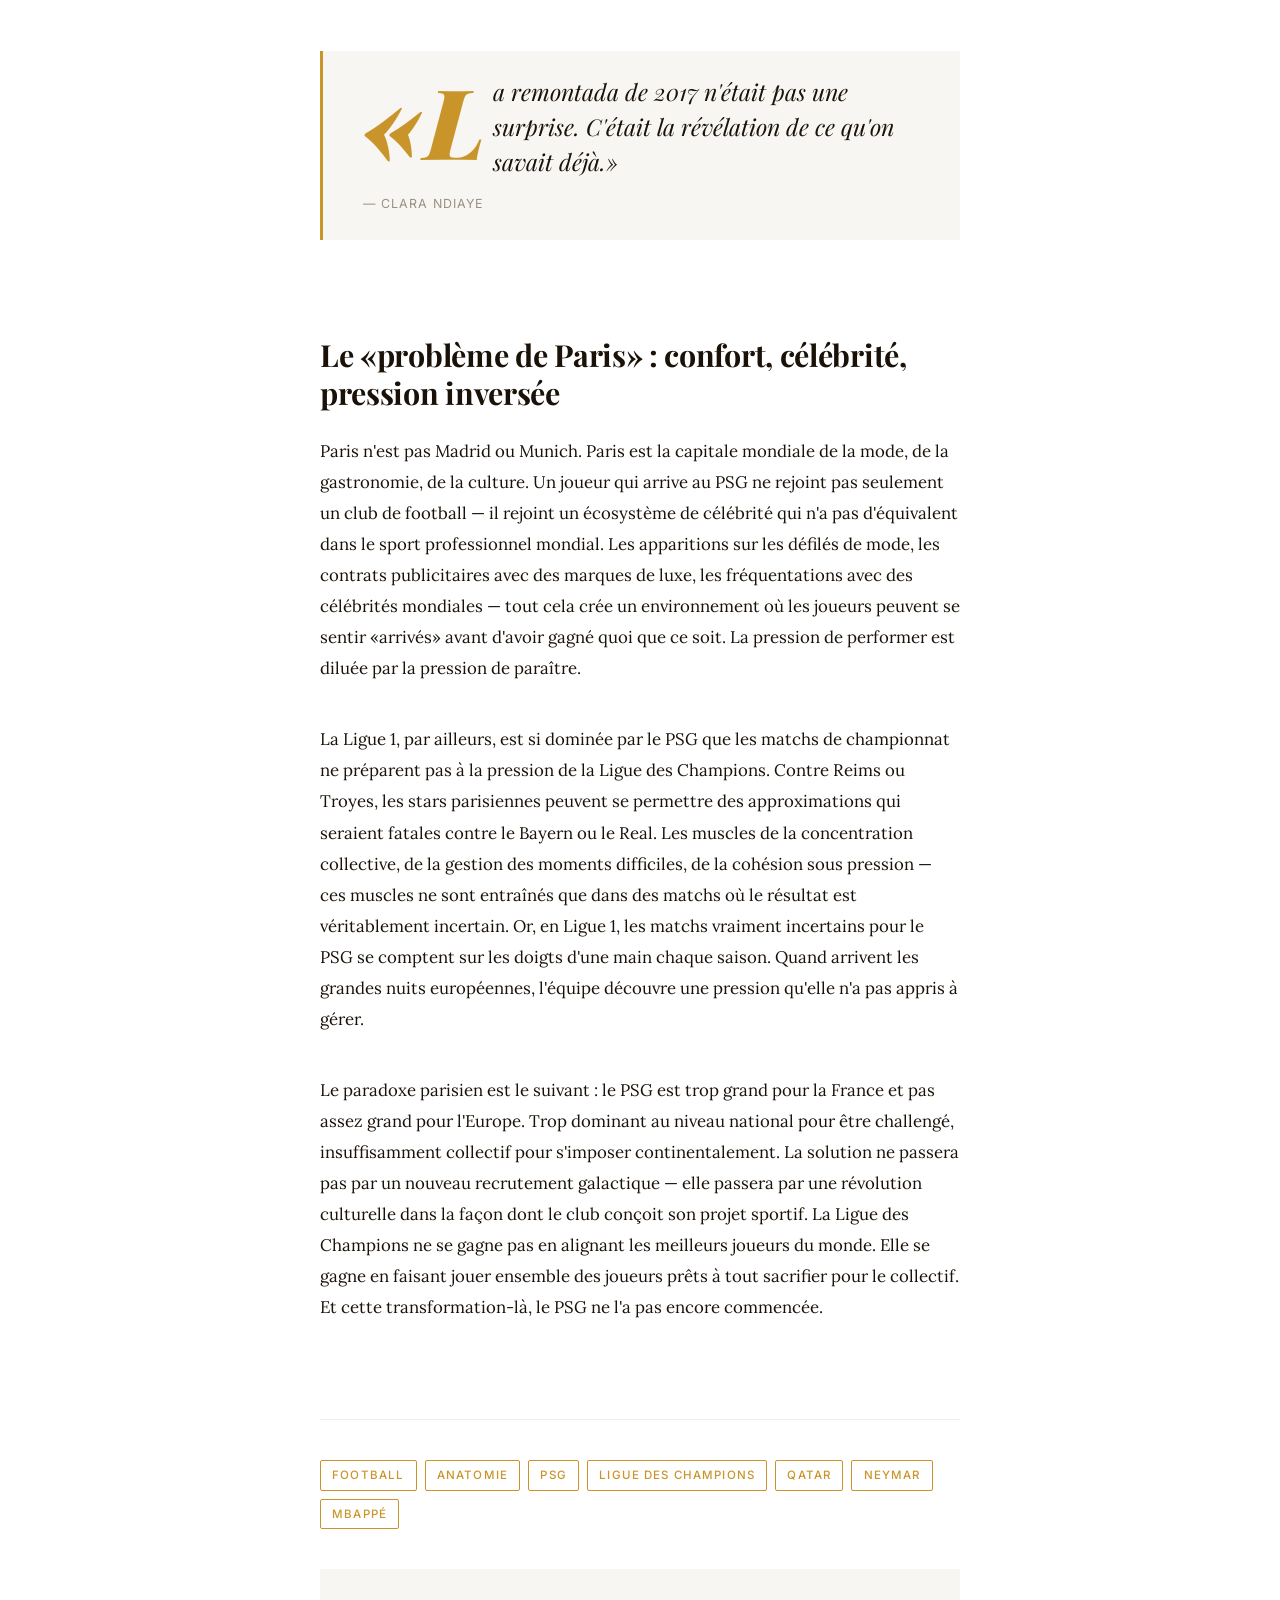
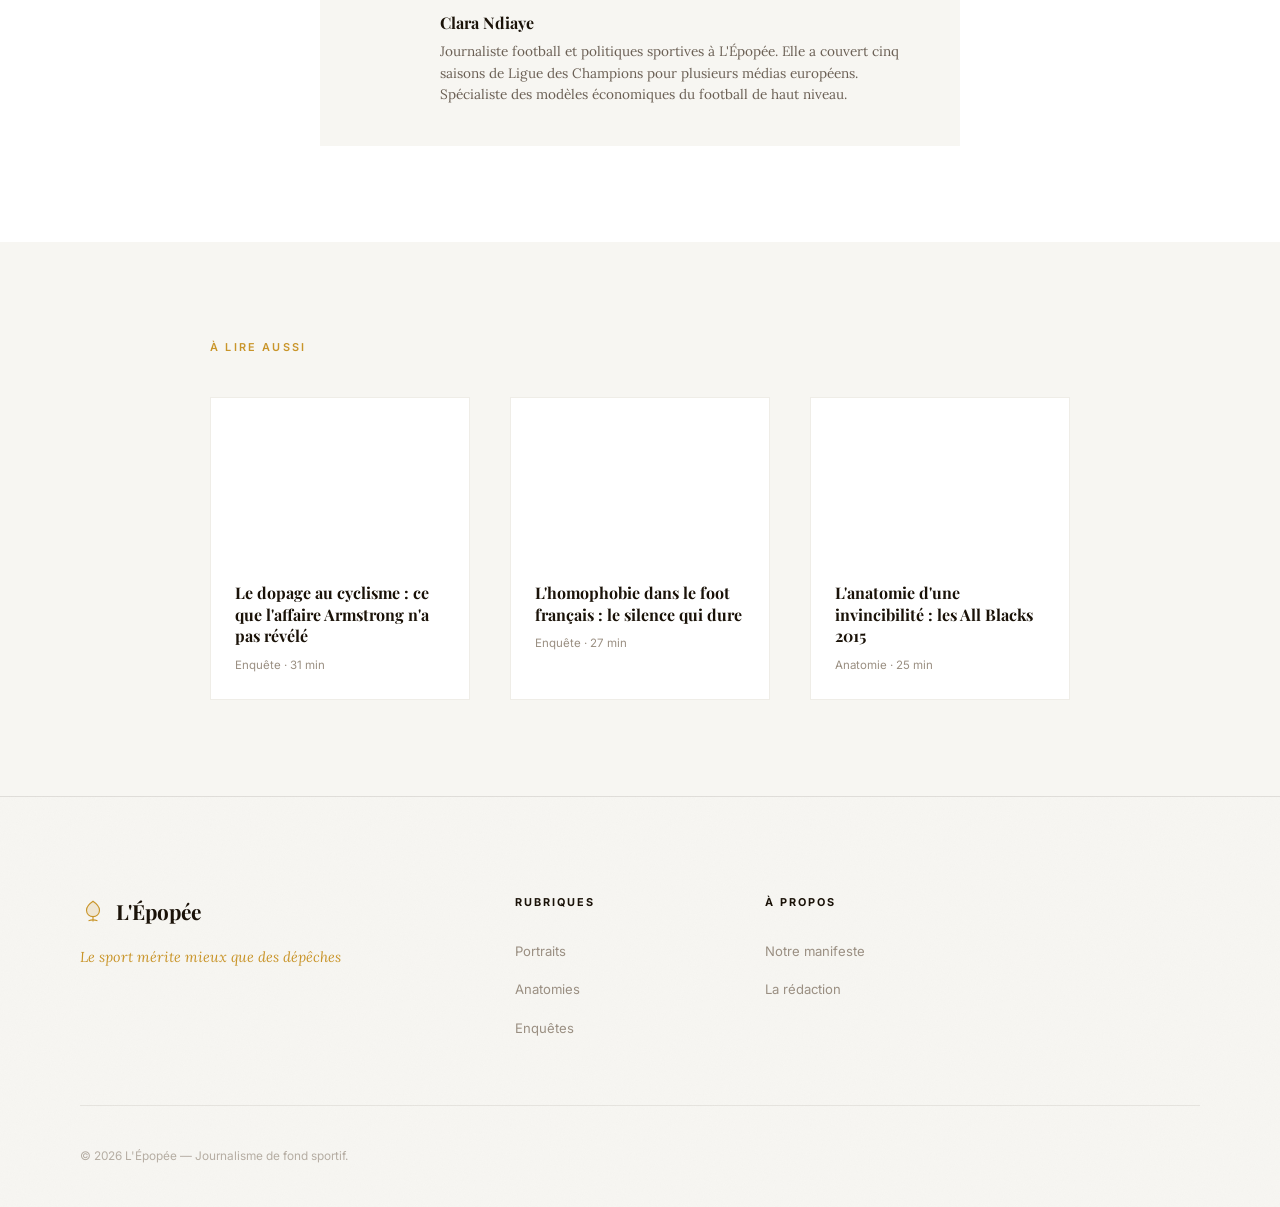
<file: sports-media/articles/psg-ligue-des-champions.html>
<!DOCTYPE html>
<html lang="fr">
<head>
  <meta charset="UTF-8" />
  <meta name="viewport" content="width=device-width, initial-scale=1.0" />
  <title>Pourquoi le Paris Saint-Germain n'a jamais su gagner la Ligue des Champions — L'Épopée</title>
  <meta name="description" content="Deux milliards d'euros dépensés en recrues galactiques. Deux finales de Ligue des Champions. Zéro titre européen. Ce n'est pas une question de budget, ni de talent, ni de chance. C'est une question d'architecture." />
  <link rel="preconnect" href="https://fonts.googleapis.com" />
  <link rel="preconnect" href="https://fonts.gstatic.com" crossorigin />
  <link href="https://fonts.googleapis.com/css2?family=Playfair+Display:ital,wght@0,400;0,600;0,700;0,900;1,400;1,600&family=Lora:ital,wght@0,400;0,500;1,400&family=Inter:wght@300;400;500;600&display=swap" rel="stylesheet" />
  <link rel="stylesheet" href="/sports-media/style.css" />
  <style>
    .article-hero {
      position: relative;
      height: clamp(420px, 60vh, 700px);
      overflow: hidden;
      background-image: url("https://picsum.photos/seed/psg-champions/1600/900");
      background-size: cover;
      background-position: center 30%;
    }
    .article-hero-overlay {
      position: absolute;
      inset: 0;
      background: linear-gradient(to top, rgba(10,6,2,0.88) 0%, rgba(10,6,2,0.4) 50%, rgba(10,6,2,0.1) 100%);
    }
    .article-hero-content {
      position: absolute;
      bottom: 0; left: 0; right: 0;
      padding: var(--space-3xl) var(--container-pad) var(--space-2xl);
      max-width: 860px;
      margin-inline: auto;
    }
    .article-kicker { display: flex; align-items: center; gap: var(--space-md); margin-bottom: var(--space-lg); }
    .article-title { font-family: var(--font-display); font-size: clamp(2rem, 5vw, 3.8rem); font-weight: 900; line-height: 1.1; color: #fff; letter-spacing: -0.02em; margin-bottom: var(--space-lg); }
    .article-standfirst { font-family: var(--font-body); font-size: clamp(1rem, 1.8vw, 1.2rem); color: rgba(255,255,255,0.82); line-height: 1.65; max-width: 680px; margin-bottom: var(--space-xl); }
    .article-byline { display: flex; align-items: center; gap: var(--space-lg); font-family: var(--font-ui); font-size: 0.82rem; color: rgba(255,255,255,0.65); flex-wrap: wrap; }
    .article-byline strong { color: rgba(255,255,255,0.9); }
    .article-byline-sep { color: rgba(255,255,255,0.3); }
    .article-wrapper { max-width: 720px; margin-inline: auto; padding: var(--space-3xl) var(--container-pad); }
    .article-body p { font-family: var(--font-body); font-size: 1.05rem; line-height: 1.85; color: var(--color-ink); margin-bottom: var(--space-xl); }
    .article-body p:first-of-type::first-letter { font-family: var(--font-display); font-size: 4.2em; font-weight: 900; color: var(--color-bordeaux); float: left; line-height: 0.72; margin-right: 0.08em; margin-top: 0.1em; }
    .article-body h2 { font-family: var(--font-display); font-size: clamp(1.4rem, 2.5vw, 1.9rem); font-weight: 700; color: var(--color-ink); line-height: 1.25; margin-top: var(--space-3xl); margin-bottom: var(--space-lg); letter-spacing: -0.01em; }
    .article-pullquote { border-left: 3px solid var(--color-bordeaux); padding: var(--space-lg) var(--space-xl); margin: var(--space-2xl) 0; background: var(--color-cream-dark); }
    .article-pullquote p { font-family: var(--font-display); font-size: clamp(1.15rem, 2vw, 1.45rem); font-style: italic; color: var(--color-ink); line-height: 1.5; margin-bottom: var(--space-sm) !important; }
    .article-pullquote cite { font-family: var(--font-ui); font-size: 0.78rem; color: var(--color-ink-muted); letter-spacing: 0.08em; text-transform: uppercase; font-style: normal; }
    .article-image { margin: var(--space-2xl) 0; }
    .article-image img, .article-image .img-placeholder { width: 100%; height: 420px; object-fit: cover; display: block; background-image: url("https://picsum.photos/seed/psg-football/900/420"); background-size: cover; background-position: center; }
    .article-image figcaption { font-family: var(--font-ui); font-size: 0.78rem; color: var(--color-ink-muted); margin-top: var(--space-sm); padding-top: var(--space-sm); border-top: 1px solid var(--color-cream-darker); }
    .article-stats { background: var(--color-cream-dark); border: 1px solid var(--color-cream-darker); padding: var(--space-xl); margin: var(--space-2xl) 0; }
    .article-stats-title { font-family: var(--font-ui); font-size: 0.68rem; font-weight: 600; letter-spacing: 0.2em; text-transform: uppercase; color: var(--color-bordeaux); margin-bottom: var(--space-lg); }
    .article-stats-grid { display: grid; grid-template-columns: repeat(auto-fit, minmax(130px, 1fr)); gap: var(--space-lg); }
    .stat-item { text-align: center; }
    .stat-number { font-family: var(--font-display); font-size: 2.4rem; font-weight: 900; color: var(--color-bordeaux); line-height: 1; display: block; }
    .stat-label { font-family: var(--font-ui); font-size: 0.72rem; color: var(--color-ink-mid); letter-spacing: 0.06em; text-transform: uppercase; margin-top: var(--space-xs); display: block; }
    .article-footer { border-top: 1px solid var(--color-cream-darker); margin-top: var(--space-3xl); padding-top: var(--space-xl); }
    .article-tags { display: flex; flex-wrap: wrap; gap: var(--space-sm); margin-bottom: var(--space-xl); }
    .article-tag { font-family: var(--font-ui); font-size: 0.72rem; font-weight: 500; letter-spacing: 0.1em; text-transform: uppercase; color: var(--color-bordeaux); border: 1px solid var(--color-bordeaux); padding: 0.25rem 0.7rem; border-radius: 2px; }
    .article-author-bio { display: flex; gap: var(--space-lg); align-items: flex-start; background: var(--color-cream-dark); padding: var(--space-xl); }
    .author-avatar { width: 56px; height: 56px; border-radius: 50%; background-image: url("https://picsum.photos/seed/author-clara/56/56"); background-size: cover; flex-shrink: 0; }
    .author-name { font-family: var(--font-display); font-size: 1rem; font-weight: 700; color: var(--color-ink); }
    .author-desc { font-family: var(--font-body); font-size: 0.85rem; color: var(--color-ink-mid); line-height: 1.6; margin-top: 0.25rem; }
    .related { background: var(--color-cream-dark); padding: var(--space-3xl) var(--container-pad); }
    .related-inner { max-width: 860px; margin-inline: auto; }
    .related-title { font-family: var(--font-ui); font-size: 0.68rem; font-weight: 600; letter-spacing: 0.2em; text-transform: uppercase; color: var(--color-bordeaux); margin-bottom: var(--space-xl); }
    .related-grid { display: grid; grid-template-columns: repeat(auto-fit, minmax(240px, 1fr)); gap: var(--space-xl); }
    .related-card { background: #fff; border: 1px solid var(--color-cream-darker); overflow: hidden; transition: transform var(--transition-base), box-shadow var(--transition-base); }
    .related-card:hover { transform: translateY(-3px); box-shadow: var(--shadow-hover); }
    .related-card-img { height: 160px; background-size: cover; background-position: center; }
    .related-card-body { padding: var(--space-lg); }
    .related-card-title { font-family: var(--font-display); font-size: 1rem; font-weight: 700; color: var(--color-ink); line-height: 1.35; margin-bottom: var(--space-sm); }
    .related-card-title a { color: inherit; text-decoration: none; transition: color var(--transition-base); }
    .related-card-title a:hover { color: var(--color-bordeaux); }
    .related-card-meta { font-family: var(--font-ui); font-size: 0.72rem; color: var(--color-ink-muted); }
    .back-link { display: block; font-family: var(--font-ui); font-size: 0.78rem; font-weight: 500; letter-spacing: 0.06em; text-transform: uppercase; color: var(--color-bordeaux); padding: var(--space-md) var(--container-pad); border-bottom: 1px solid var(--color-cream-darker); max-width: 100%; }
    .back-link:hover { text-decoration: underline; }
    @media (max-width: 768px) { .article-title { font-size: 1.9rem; } .article-wrapper { padding: var(--space-2xl) var(--container-pad); } .article-stats-grid { grid-template-columns: repeat(2, 1fr); } }
  </style>
</head>
<body>
  <div class="progress-bar" id="progressBar" aria-hidden="true"></div>
  <div class="top-bar"><span>Le sport a toujours eu ses épopées. On les raconte.</span></div>
  <nav class="nav" id="mainNav">
    <div class="nav-inner">
      <a href="/sports-media/index.html" class="nav-logo" aria-label="L'Épopée — accueil">
        <svg class="nav-logo-icon" viewBox="0 0 32 32" fill="none" xmlns="http://www.w3.org/2000/svg">
          <path d="M16 4 C16 4 8 9.5 8 15 C8 19.4 11.6 23 16 23 C20.4 23 24 19.4 24 15 C24 9.5 16 4 16 4 Z" fill="#C9952A" opacity="0.15"/>
          <path d="M16 4 C16 4 8 9.5 8 15 C8 19.4 11.6 23 16 23 C20.4 23 24 19.4 24 15 C24 9.5 16 4 16 4 Z" stroke="#C9952A" stroke-width="1.4" fill="none"/>
          <line x1="16" y1="23" x2="16" y2="29" stroke="#C9952A" stroke-width="1.4"/>
          <path d="M10.5 28 Q16 26 21.5 28" stroke="#C9952A" stroke-width="1.4" fill="none"/>
        </svg>
        <span class="nav-logo-text">L'Épopée</span>
      </a>
      <ul class="nav-links" id="navLinks">
        <li><a href="/sports-media/index.html#portraits" class="nav-link">Portraits</a></li>
        <li><a href="/sports-media/index.html#anatomies" class="nav-link">Anatomies</a></li>
        <li><a href="/sports-media/index.html#enquetes" class="nav-link">Enquêtes</a></li>
        <li><a href="/sports-media/index.html#epopees" class="nav-link">Épopées</a></li>
        <li><a href="/sports-media/index.html#about" class="nav-link">À propos</a></li>
      </ul>
      <div class="nav-actions">
        <a href="/sports-media/index.html#abonnement" class="btn-subscribe">S'abonner</a>
      </div>
      <button class="nav-hamburger" id="hamburgerBtn" aria-label="Menu" aria-expanded="false">
        <span></span><span></span><span></span>
      </button>
    </div>
  </nav>
  <a href="/sports-media/index.html" class="back-link">← Retour à L'Épopée</a>
  <header class="article-hero">
    <div class="article-hero-overlay"></div>
    <div class="article-hero-content">
      <div class="article-kicker">
        <span class="badge badge--enquete">Anatomie</span>
        <span class="badge badge--epopee">Football</span>
      </div>
      <h1 class="article-title">Pourquoi le Paris Saint-Germain n'a jamais su gagner la Ligue des Champions</h1>
      <p class="article-standfirst">Deux milliards d'euros dépensés en recrues galactiques. Deux finales de Ligue des Champions. Zéro titre européen. Ce n'est pas une question de budget, ni de talent, ni de chance. C'est une question d'architecture.</p>
      <div class="article-byline">
        <span>Par <strong>Clara Ndiaye</strong></span>
        <span class="article-byline-sep">·</span>
        <time>3 juin 2026</time>
        <span class="article-byline-sep">·</span>
        <span>19 min de lecture</span>
      </div>
    </div>
  </header>
  <main>
    <article class="article-wrapper">
      <div class="article-body">

        <p>En juin 2011, quand Qatar Sports Investments rachète le Paris Saint-Germain pour une somme alors considérée comme astronomique, la promesse est simple et spectaculaire : faire de Paris la capitale mondiale du football. Quinze ans et deux milliards d'euros de transferts plus tard, le PSG a remporté dix titres de champion de France, deux finales de Ligue des Champions — et aucune Coupe d'Europe. Le paradoxe est si frappant qu'il est devenu une blague dans les couloirs de l'UEFA. Mais derrière la blague, il y a une vérité structurelle sur ce qu'il faut pour gagner la compétition la plus exigeante du football mondial.</p>

        <div class="article-stats">
          <div class="article-stats-title">PSG en Ligue des Champions — L'ère QSI</div>
          <div class="article-stats-grid">
            <div class="stat-item">
              <span class="stat-number">2B€+</span>
              <span class="stat-label">Dépenses en transferts depuis 2011</span>
            </div>
            <div class="stat-item">
              <span class="stat-number">2</span>
              <span class="stat-label">Finales disputées</span>
            </div>
            <div class="stat-item">
              <span class="stat-number">0</span>
              <span class="stat-label">Titres européens</span>
            </div>
            <div class="stat-item">
              <span class="stat-number">2017</span>
              <span class="stat-label">La nuit de la remontada</span>
            </div>
          </div>
        </div>

        <h2>QSI et le projet galactique</h2>

        <p>En juin 2011, Qatar Sports Investments rachète le PSG avec une vision aussi claire que son financement : acheter le meilleur, mettre Paris sur la carte du football mondial, rivaliser avec les plus grands clubs européens. Les premiers grands recrutements donnent le ton : Zlatan Ibrahimovic — 20 millions — impose immédiatement sa stature et ses buts, Thiago Silva structure la défense avec une autorité brésilienne, Edinson Cavani apporte son abnégation de serial buteur. En quelques saisons, le PSG devient une attraction mondiale. Les stades d'Europe se remplissent quand Paris arrive. Les chaînes de télévision paient des droits records. Le projet est, de l'extérieur, une réussite totale.</p>

        <p>Puis vient Neymar — 222 millions d'euros en août 2017, record mondial absolu qui fracasse tous les paramètres du marché des transferts. Puis Kylian Mbappé — 180 millions en 2018, dix-neuf ans, champion du monde avec la France, la promesse de la prochaine décennie. Le PSG a réussi l'impossible : aligner sur le même terrain les deux joueurs les plus chers de l'histoire du football mondial. Les réseaux sociaux s'enflamment. Les ventes de maillots explosent. La presse internationale scrute chaque entraînement parisien. Et dans toute cette effervescence, une question fondamentale reste sans réponse : comment faire jouer ensemble deux joueurs dont les exigences de ballons et d'espace sont structurellement incompatibles ?</p>

        <p>L'argent illimité produit une illusion : celle que le problème d'architecture peut être résolu par davantage de talent individuel. Si Neymar et Mbappé ne suffisent pas, ajouter un troisième génie résoudra l'équation. Si le milieu de terrain manque de créativité, recruter un joueur à 70 millions comblera le vide. Ce raisonnement — cohérent dans le monde des transferts médiatiques — est fondamentalement erroné dans le monde de la performance sportive. Le football de haut niveau est une question de systèmes, pas d'individus. Et le PSG n'a jamais construit un système. Il a construit une vitrine.</p>

        <figure class="article-image">
          <div class="img-placeholder"></div>
          <figcaption>Le PSG lors d'une soirée de Ligue des Champions au Parc des Princes.</figcaption>
        </figure>

        <h2>La remontada de 2017 : le traumatisme fondateur</h2>

        <p>8 mars 2017. Le PSG s'est imposé 4-0 à Barcelone à l'aller, dans un match qui a semblé confirmer l'émergence d'une nouvelle puissance européenne. Au Camp Nou, lors du match retour, tout ce que le club avait mis dix ans à construire s'effondre en quatre-vingt-dix minutes. Barcelone marque six buts. Le PSG en inscrit un. Une remontée que personne, littéralement personne, n'avait considérée comme possible. L'effondrement n'est pas tactique — Unai Emery avait préparé un plan raisonnable. Il est mental : à 3-1, puis à 4-1, l'équipe ne sait plus quoi faire. Les joueurs regardent les uns les autres. Personne ne crie. Personne ne prend la décision.</p>

        <p>Dans les heures qui suivent la remontada, les témoignages qui filtrent du vestiaire parisien sont accablants. Des joueurs qui s'accusent mutuellement. Des stars qui refusent d'endosser une quelconque responsabilité collective. Une communication de crise du club qui cherche à minimiser ce qui vient de se passer. Ce qui s'est révélé cette nuit-là n'est pas une mauvaise performance ponctuelle — c'est l'absence totale d'une culture de la responsabilité collective. Quand les choses vont bien, les individualités brillent. Quand les choses s'effondrent, il n'y a personne pour tenir le groupe ensemble.</p>

        <p>La remontada de 2017 est le traumatisme fondateur du PSG version QSI — l'événement par rapport auquel tout le reste doit être lu. Elle révèle que le club n'a pas de leader au sens sportif du terme, pas de joueur capable d'imposer une direction collective dans un moment de crise. Thiago Silva, capitaine, est submergé. Ibrahimovic est parti. Cavani joue seul dans son couloir. Neymar vient d'arriver. Le vide de gouvernance dans le vestiaire parisien, invisible pendant les victoires, devient béant dans la défaite. Et ce vide persistera, sous des formes variables, dans toutes les campagnes européennes suivantes.</p>

        <div class="article-pullquote">
          <p>«On a dépensé deux milliards. On a acheté des joueurs. On n'a jamais acheté une âme collective.»</p>
          <cite>— Un ancien cadre du PSG (anonyme)</cite>
        </div>

        <h2>La finale 2020 contre Bayern : si près, si loin</h2>

        <p>Août 2020, Lisbonne. Dans le contexte unique d'une Ligue des Champions disputée en format Final Eight en raison de la pandémie, le PSG atteint enfin sa première finale depuis 1994. L'adversaire est le Bayern Munich de Hansi Flick, une machine collective d'une cohérence et d'une puissance rarement vues dans l'histoire du football européen. Le PSG perd 0-1 sur un but de Kingsley Coman — l'ironie absolue : un Français formé dans les catégories jeunes du PSG, vendu à quinze ans, devient l'homme qui prive le club parisien de son premier titre continental.</p>

        <p>Le score de 0-1 est trompeur. Le Bayern n'a pas dominé le PSG de manière écrasante — Paris a eu des occasions. Mais la différence entre les deux équipes est visible dans chaque phase de jeu : le Bayern joue comme une équipe qui a des automatismes, des habitudes, une mémoire collective construite sur des mois de travail commun. Le PSG joue en fonction de Neymar et Mbappé, en cherchant à créer les conditions de leur expression individuelle plutôt qu'en développant un système où tout le monde sait ce qu'il doit faire à chaque instant. Contre une équipe bien organisée, cette approche atteint rapidement ses limites.</p>

        <p>Thomas Tuchel, entraîneur du PSG cette saison-là, dira plus tard — après son départ — que gérer un vestiaire où deux ou trois joueurs ont plus de pouvoir que le staff technique est une expérience sportive fondamentalement différente de tout ce qu'il avait connu avant. La finale de 2020 reste la meilleure performance européenne de l'histoire du club. Elle a aussi mis en évidence, une fois de plus, que le PSG joue à la Ligue des Champions comme un club de Ligue 1 qui a été invité à une table dont il ne connaît pas encore toutes les règles.</p>

        <h2>Le problème structural : des stars, pas un système</h2>

        <p>Liverpool sous Jürgen Klopp, Bayern Munich sous Hansi Flick, Chelsea sous Thomas Tuchel — ces équipes ont des stars, parfois des stars mondiales, mais les stars servent le système. Klopp a transformé Mohamed Salah en joueur d'équipe sans diminuer son génie individuel. Flick a fait de Robert Lewandowski le produit d'un collectif huilé plutôt que le seul responsable des résultats. Au PSG, la relation est inversée depuis le premier jour de l'ère QSI : le système existe pour servir les stars. Les entraîneurs sont recrutés avec pour mission principale de faire coexister des ego incompatibles. Ce n'est pas un projet sportif — c'est une politique de relations publiques.</p>

        <p>Cette inversion a des conséquences concrètes et mesurables. Les entraîneurs du PSG depuis 2011 — Ancelotti, Blanc, Emery, Tuchel, Pochettino, Galtier, Luis Enrique — ont tous décrit, à des degrés variables, la difficulté de mettre en place un jeu collectif quand certains joueurs ont la capacité de contester les décisions tactiques et d'être soutenus par la direction. L'autorité de l'entraîneur, fondamentale dans toute organisation sportive performante, est constamment fragilisée par la hiérarchie informelle des salaires et des pouvoirs. Comment demander à un joueur à 600 000 euros par semaine de courir vers l'arrière défendre une action de couloir ?</p>

        <p>Les clubs qui gagnent la Ligue des Champions ont en commun une caractéristique que le PSG n'a jamais réussi à développer : une identité de jeu claire, reconnaissable, qui persiste indépendamment des joueurs individuels. Le pressing hautes de Liverpool sous Klopp, le jeu de position du Bayern sous Flick, la solidité défensive organisée du Real Madrid — ces identités existent avant et après les stars. Au PSG, l'identité de jeu change avec chaque entraîneur, chaque mercato, chaque caprice de vestiaire. Un adversaire européen qui prépare un match contre Liverpool sait exactement à quoi s'attendre. Face au PSG, il doit surtout prier que Neymar soit blessé.</p>

        <div class="article-pullquote">
          <p>«La remontada de 2017 n'était pas une surprise. C'était la révélation de ce qu'on savait déjà.»</p>
          <cite>— Clara Ndiaye</cite>
        </div>

        <h2>Le «problème de Paris» : confort, célébrité, pression inversée</h2>

        <p>Paris n'est pas Madrid ou Munich. Paris est la capitale mondiale de la mode, de la gastronomie, de la culture. Un joueur qui arrive au PSG ne rejoint pas seulement un club de football — il rejoint un écosystème de célébrité qui n'a pas d'équivalent dans le sport professionnel mondial. Les apparitions sur les défilés de mode, les contrats publicitaires avec des marques de luxe, les fréquentations avec des célébrités mondiales — tout cela crée un environnement où les joueurs peuvent se sentir «arrivés» avant d'avoir gagné quoi que ce soit. La pression de performer est diluée par la pression de paraître.</p>

        <p>La Ligue 1, par ailleurs, est si dominée par le PSG que les matchs de championnat ne préparent pas à la pression de la Ligue des Champions. Contre Reims ou Troyes, les stars parisiennes peuvent se permettre des approximations qui seraient fatales contre le Bayern ou le Real. Les muscles de la concentration collective, de la gestion des moments difficiles, de la cohésion sous pression — ces muscles ne sont entraînés que dans des matchs où le résultat est véritablement incertain. Or, en Ligue 1, les matchs vraiment incertains pour le PSG se comptent sur les doigts d'une main chaque saison. Quand arrivent les grandes nuits européennes, l'équipe découvre une pression qu'elle n'a pas appris à gérer.</p>

        <p>Le paradoxe parisien est le suivant : le PSG est trop grand pour la France et pas assez grand pour l'Europe. Trop dominant au niveau national pour être challengé, insuffisamment collectif pour s'imposer continentalement. La solution ne passera pas par un nouveau recrutement galactique — elle passera par une révolution culturelle dans la façon dont le club conçoit son projet sportif. La Ligue des Champions ne se gagne pas en alignant les meilleurs joueurs du monde. Elle se gagne en faisant jouer ensemble des joueurs prêts à tout sacrifier pour le collectif. Et cette transformation-là, le PSG ne l'a pas encore commencée.</p>

      </div>
      <footer class="article-footer">
        <div class="article-tags">
          <span class="article-tag">Football</span>
          <span class="article-tag">Anatomie</span>
          <span class="article-tag">PSG</span>
          <span class="article-tag">Ligue des Champions</span>
          <span class="article-tag">Qatar</span>
          <span class="article-tag">Neymar</span>
          <span class="article-tag">Mbappé</span>
        </div>
        <div class="article-author-bio">
          <div class="author-avatar"></div>
          <div>
            <div class="author-name">Clara Ndiaye</div>
            <p class="author-desc">Journaliste football et politiques sportives à L'Épopée. Elle a couvert cinq saisons de Ligue des Champions pour plusieurs médias européens. Spécialiste des modèles économiques du football de haut niveau.</p>
          </div>
        </div>
      </footer>
    </article>
    <section class="related">
      <div class="related-inner">
        <h2 class="related-title">À lire aussi</h2>
        <div class="related-grid">
          <div class="related-card">
            <div class="related-card-img" style="background-image: url('https://picsum.photos/seed/dopage-cyclisme/600/300');"></div>
            <div class="related-card-body">
              <div class="related-card-title"><a href="/sports-media/articles/dopage-cyclisme.html">Le dopage au cyclisme : ce que l'affaire Armstrong n'a pas révélé</a></div>
              <div class="related-card-meta">Enquête · 31 min</div>
            </div>
          </div>
          <div class="related-card">
            <div class="related-card-img" style="background-image: url('https://picsum.photos/seed/homophobie-foot/600/300');"></div>
            <div class="related-card-body">
              <div class="related-card-title"><a href="/sports-media/articles/homophobie-football.html">L'homophobie dans le foot français : le silence qui dure</a></div>
              <div class="related-card-meta">Enquête · 27 min</div>
            </div>
          </div>
          <div class="related-card">
            <div class="related-card-img" style="background-image: url('https://picsum.photos/seed/all-blacks-nz/600/300');"></div>
            <div class="related-card-body">
              <div class="related-card-title"><a href="/sports-media/articles/all-blacks-2015.html">L'anatomie d'une invincibilité : les All Blacks 2015</a></div>
              <div class="related-card-meta">Anatomie · 25 min</div>
            </div>
          </div>
        </div>
      </div>
    </section>
  </main>
  <footer class="footer">
    <div class="container">
      <div class="footer-top">
        <div class="footer-brand">
          <a href="/sports-media/index.html" class="footer-logo">
            <svg class="footer-logo-icon" viewBox="0 0 32 32" fill="none" xmlns="http://www.w3.org/2000/svg">
              <path d="M16 4 C16 4 8 9.5 8 15 C8 19.4 11.6 23 16 23 C20.4 23 24 19.4 24 15 C24 9.5 16 4 16 4 Z" fill="#C9952A" opacity="0.15"/>
              <path d="M16 4 C16 4 8 9.5 8 15 C8 19.4 11.6 23 16 23 C20.4 23 24 19.4 24 15 C24 9.5 16 4 16 4 Z" stroke="#C9952A" stroke-width="1.4" fill="none"/>
              <line x1="16" y1="23" x2="16" y2="29" stroke="#C9952A" stroke-width="1.4"/>
              <path d="M10.5 28 Q16 26 21.5 28" stroke="#C9952A" stroke-width="1.4" fill="none"/>
            </svg>
            <span class="footer-logo-text">L'Épopée</span>
          </a>
          <p class="footer-tagline">Le sport mérite mieux que des dépêches</p>
        </div>
        <div class="footer-col">
          <h4 class="footer-col-title">Rubriques</h4>
          <ul class="footer-links">
            <li><a href="/sports-media/index.html#portraits">Portraits</a></li>
            <li><a href="/sports-media/index.html#anatomies">Anatomies</a></li>
            <li><a href="/sports-media/index.html#enquetes">Enquêtes</a></li>
          </ul>
        </div>
        <div class="footer-col">
          <h4 class="footer-col-title">À propos</h4>
          <ul class="footer-links">
            <li><a href="#">Notre manifeste</a></li>
            <li><a href="#">La rédaction</a></li>
          </ul>
        </div>
      </div>
      <div class="footer-bottom">
        <p class="footer-copy">© 2026 L'Épopée — Journalisme de fond sportif.</p>
      </div>
    </div>
  </footer>
  <script src="/sports-media/script.js"></script>
</body>
</html>
</file>
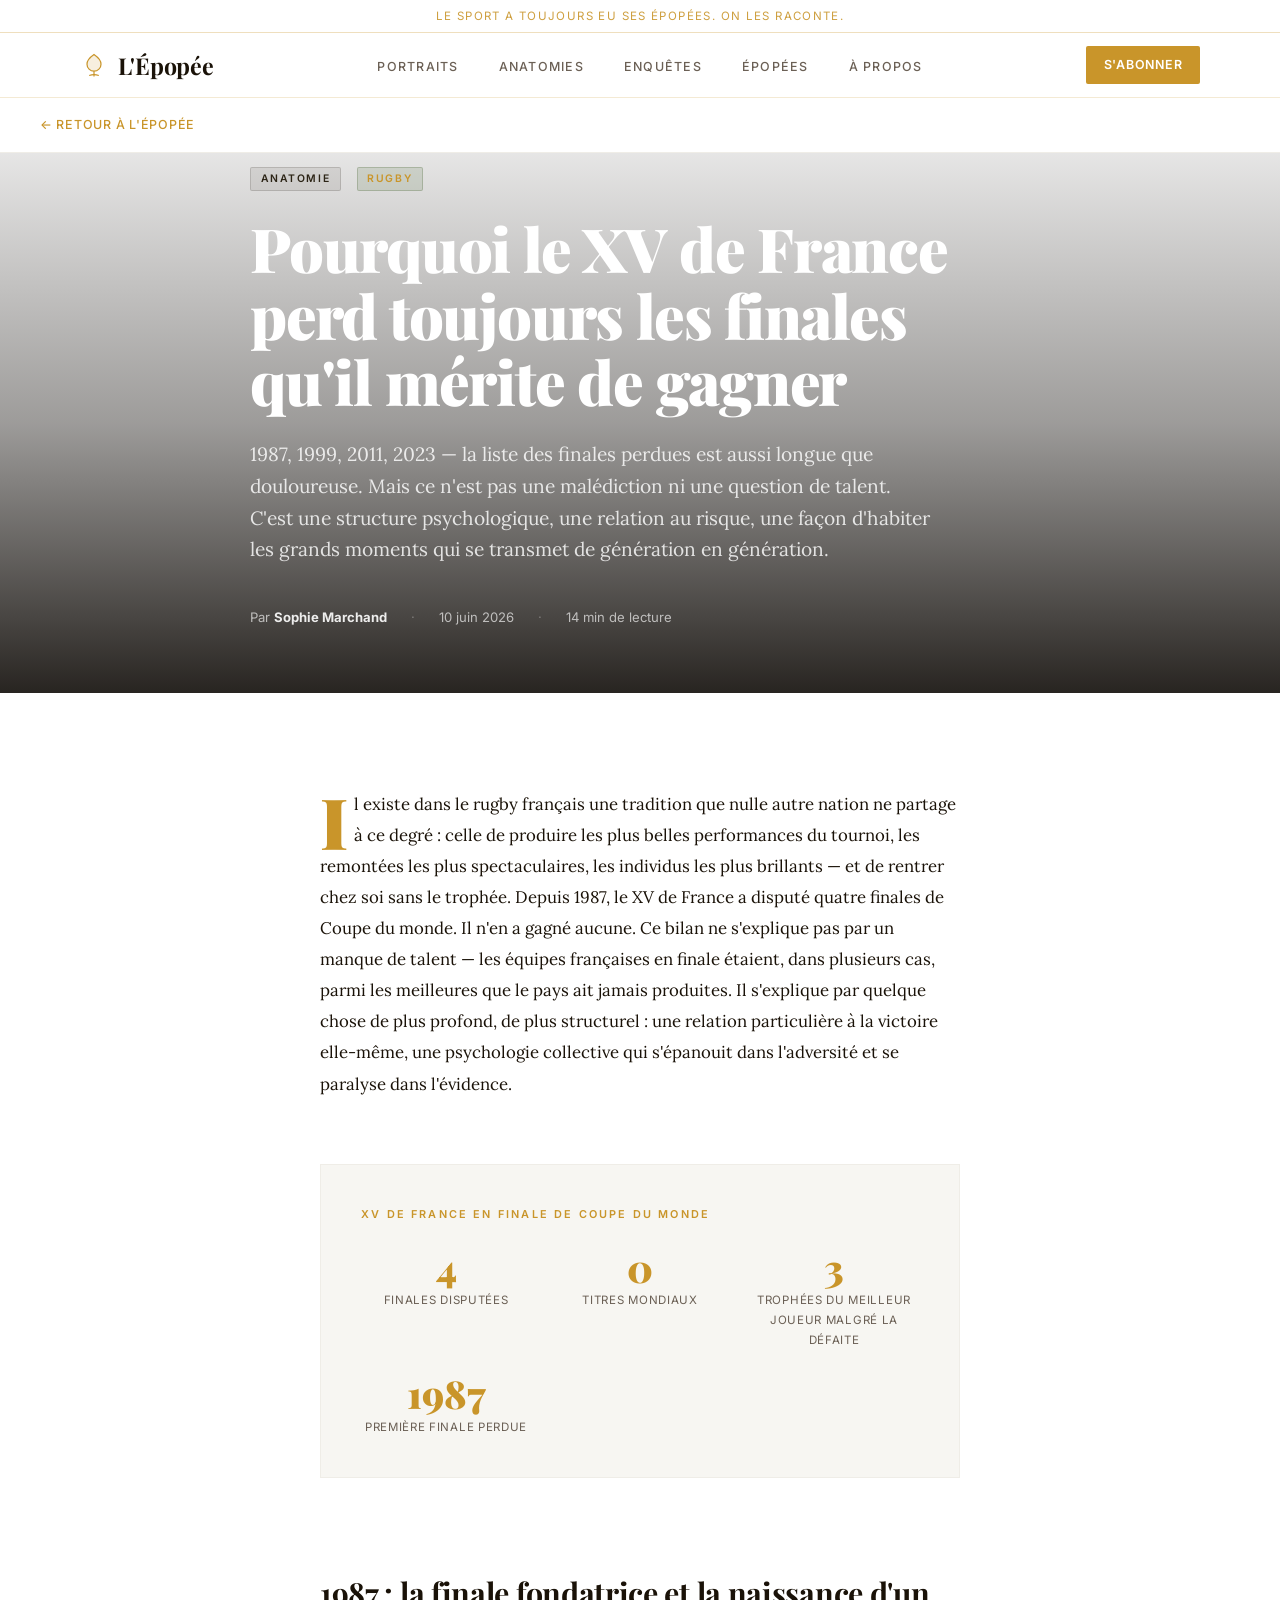
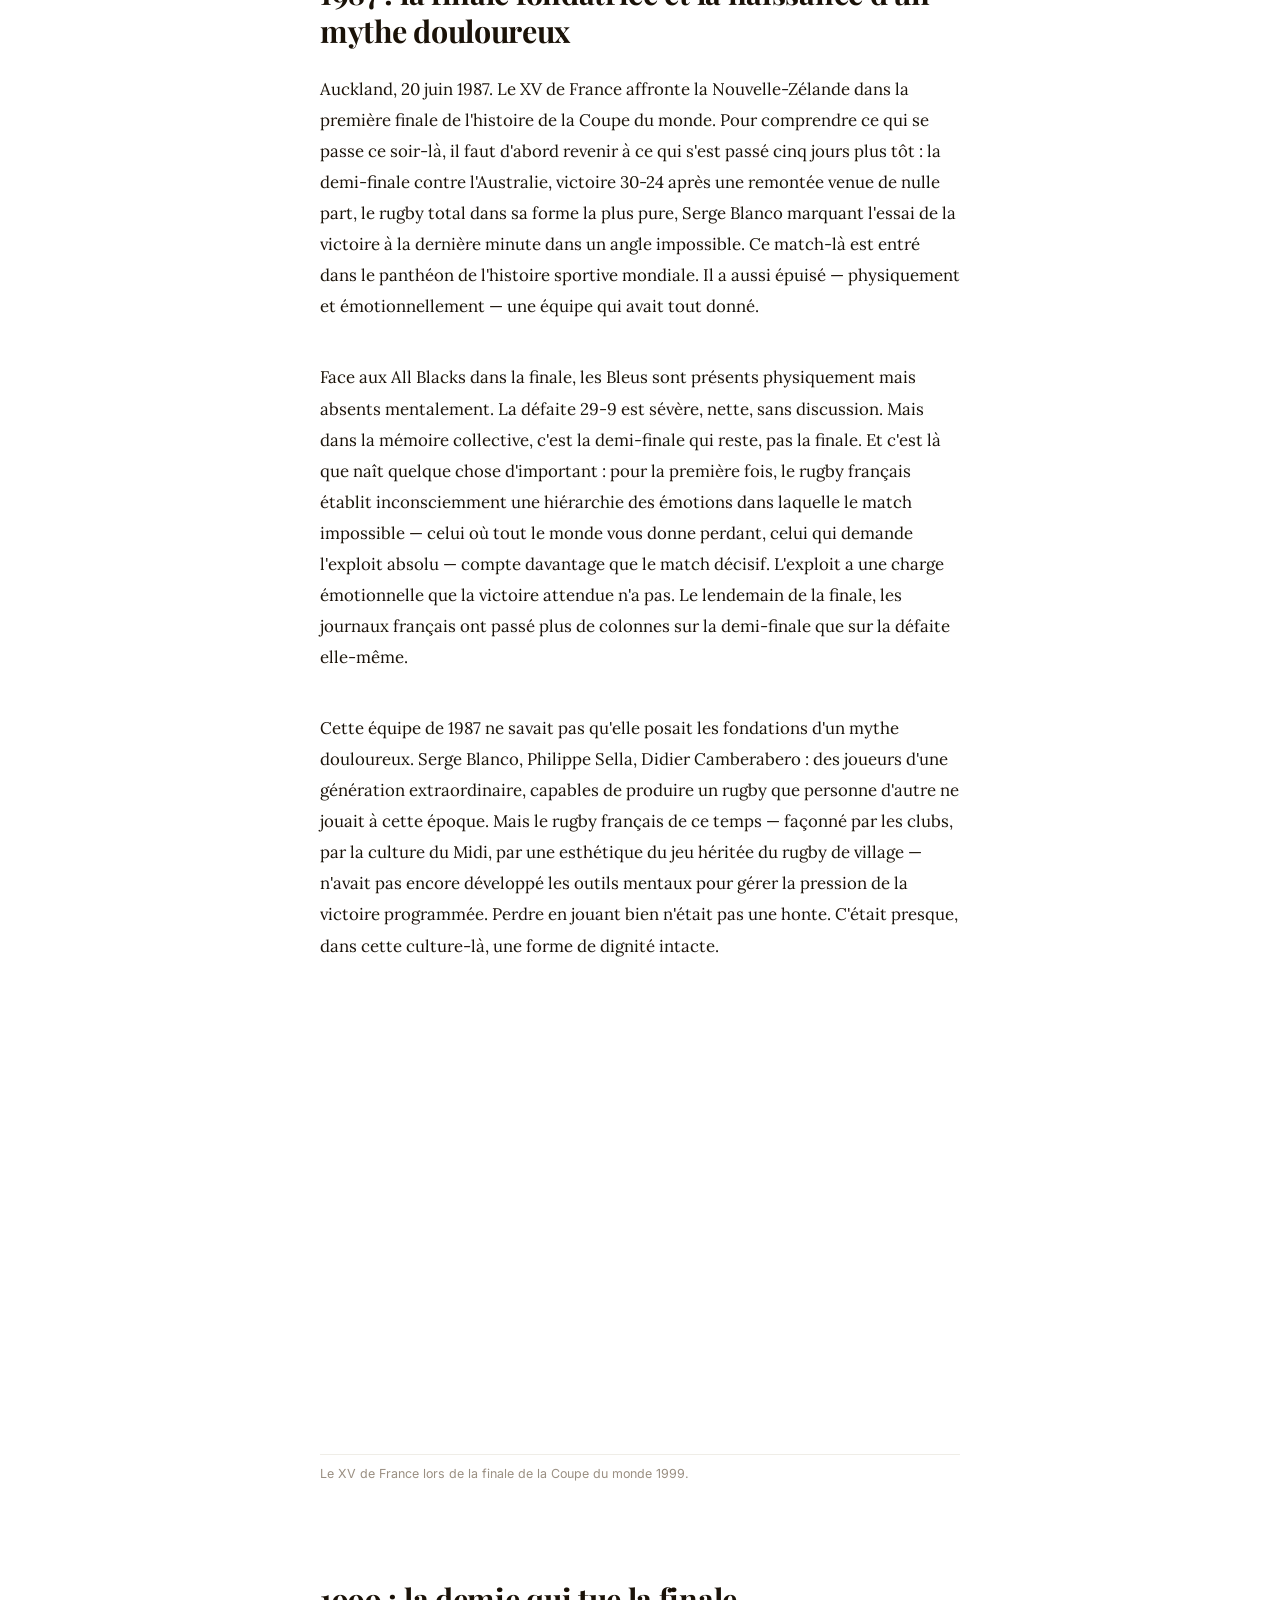
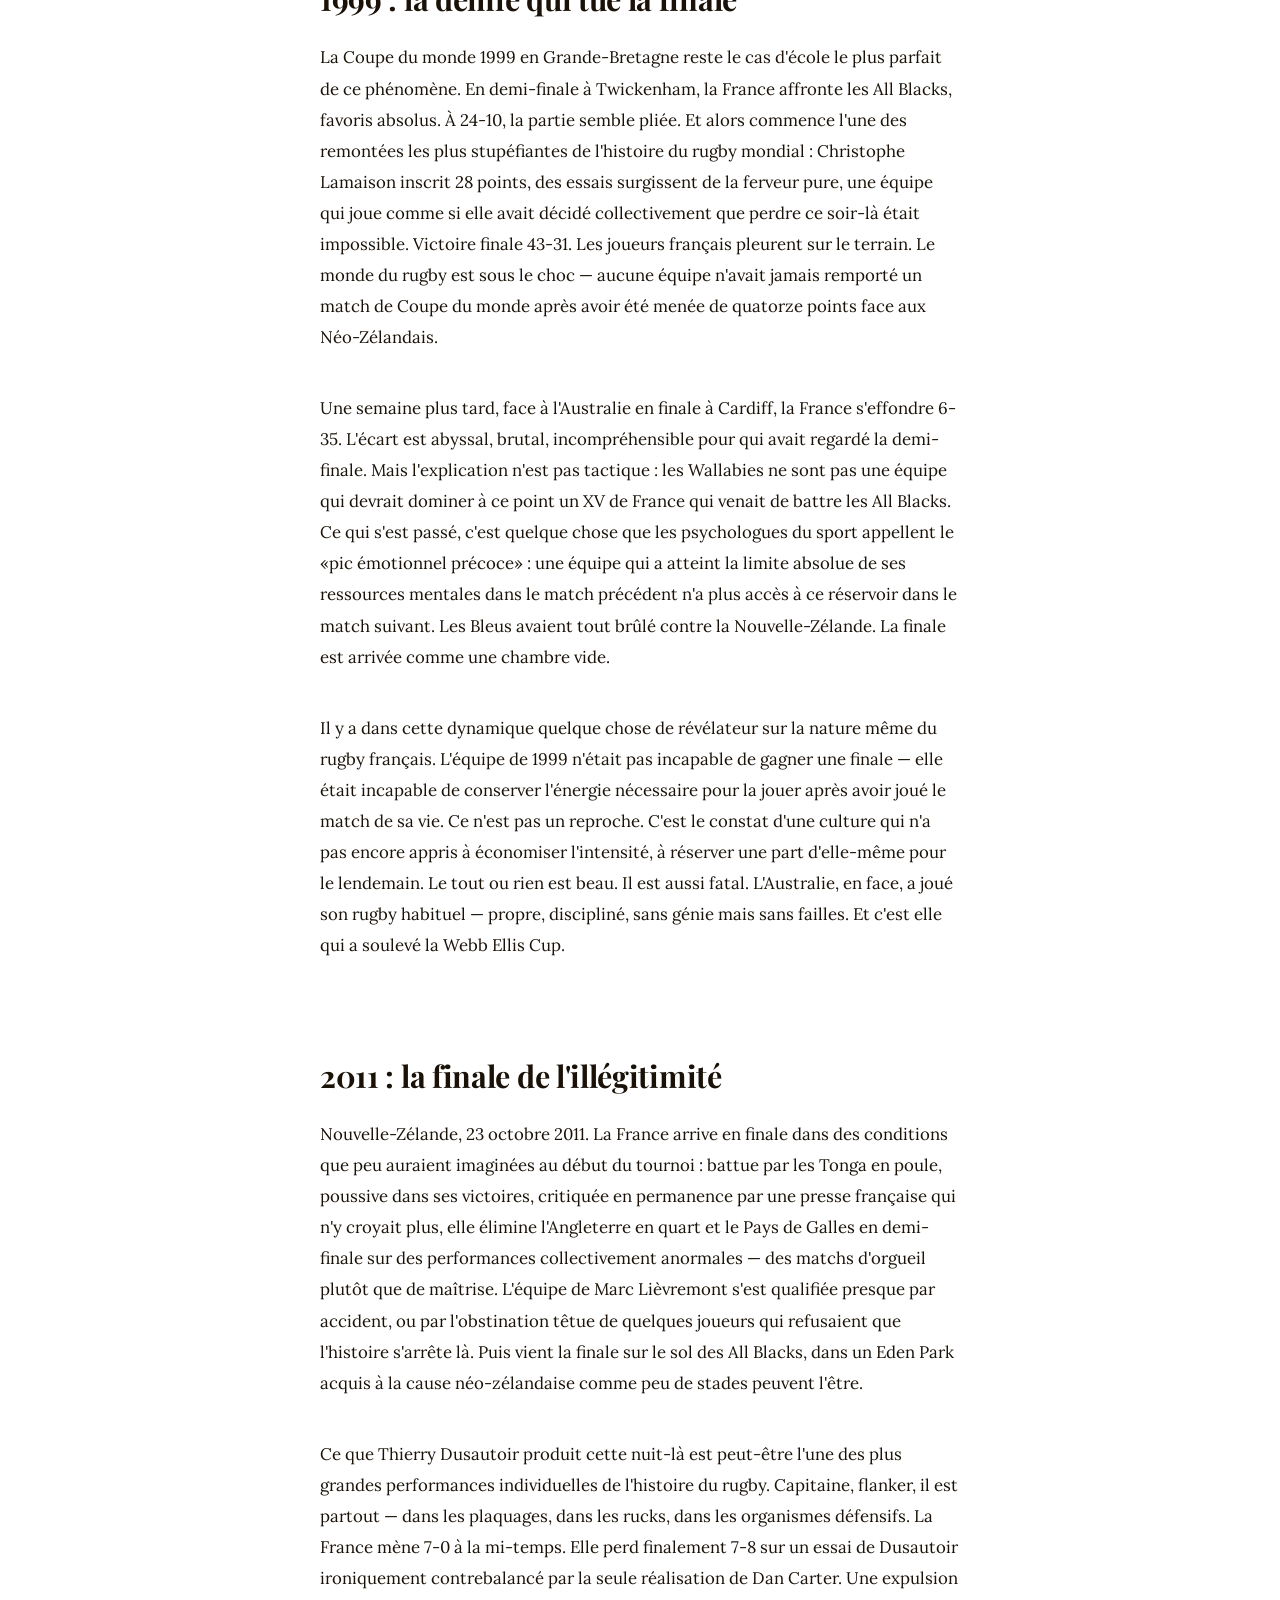
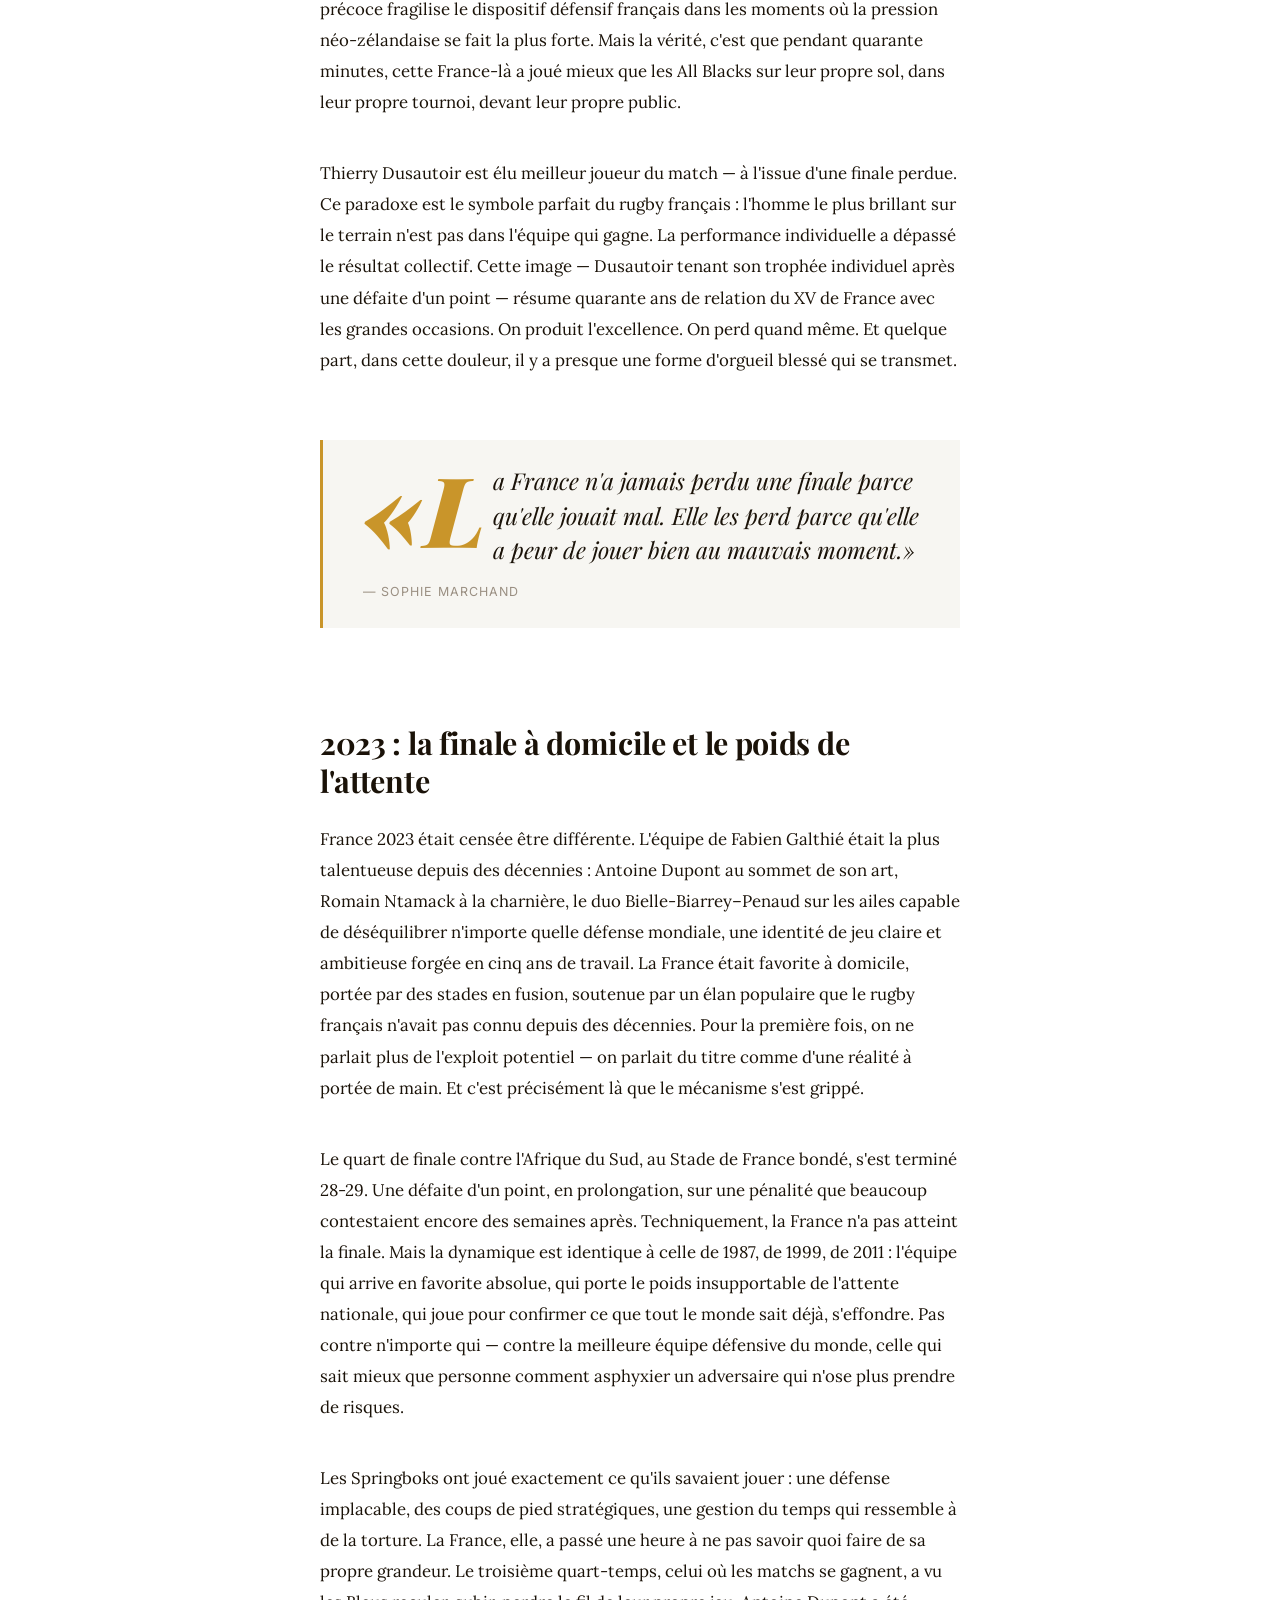
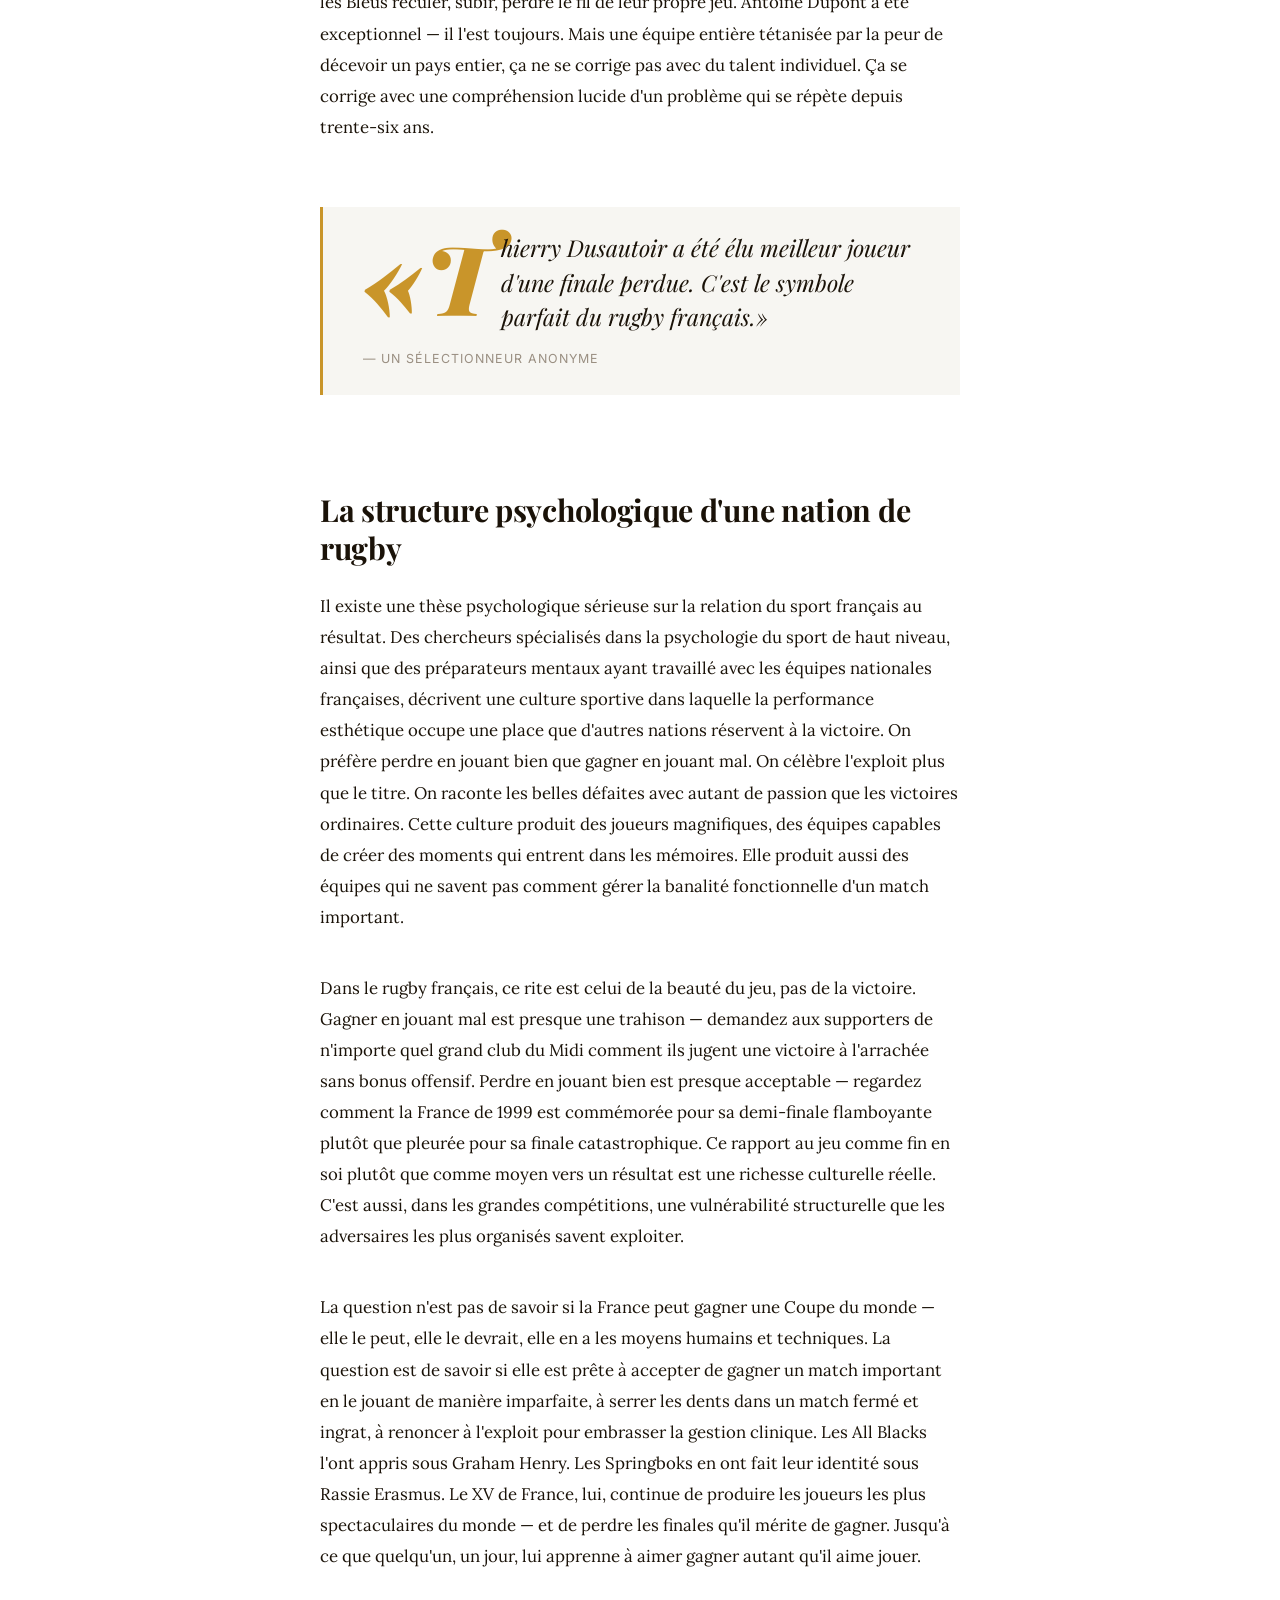
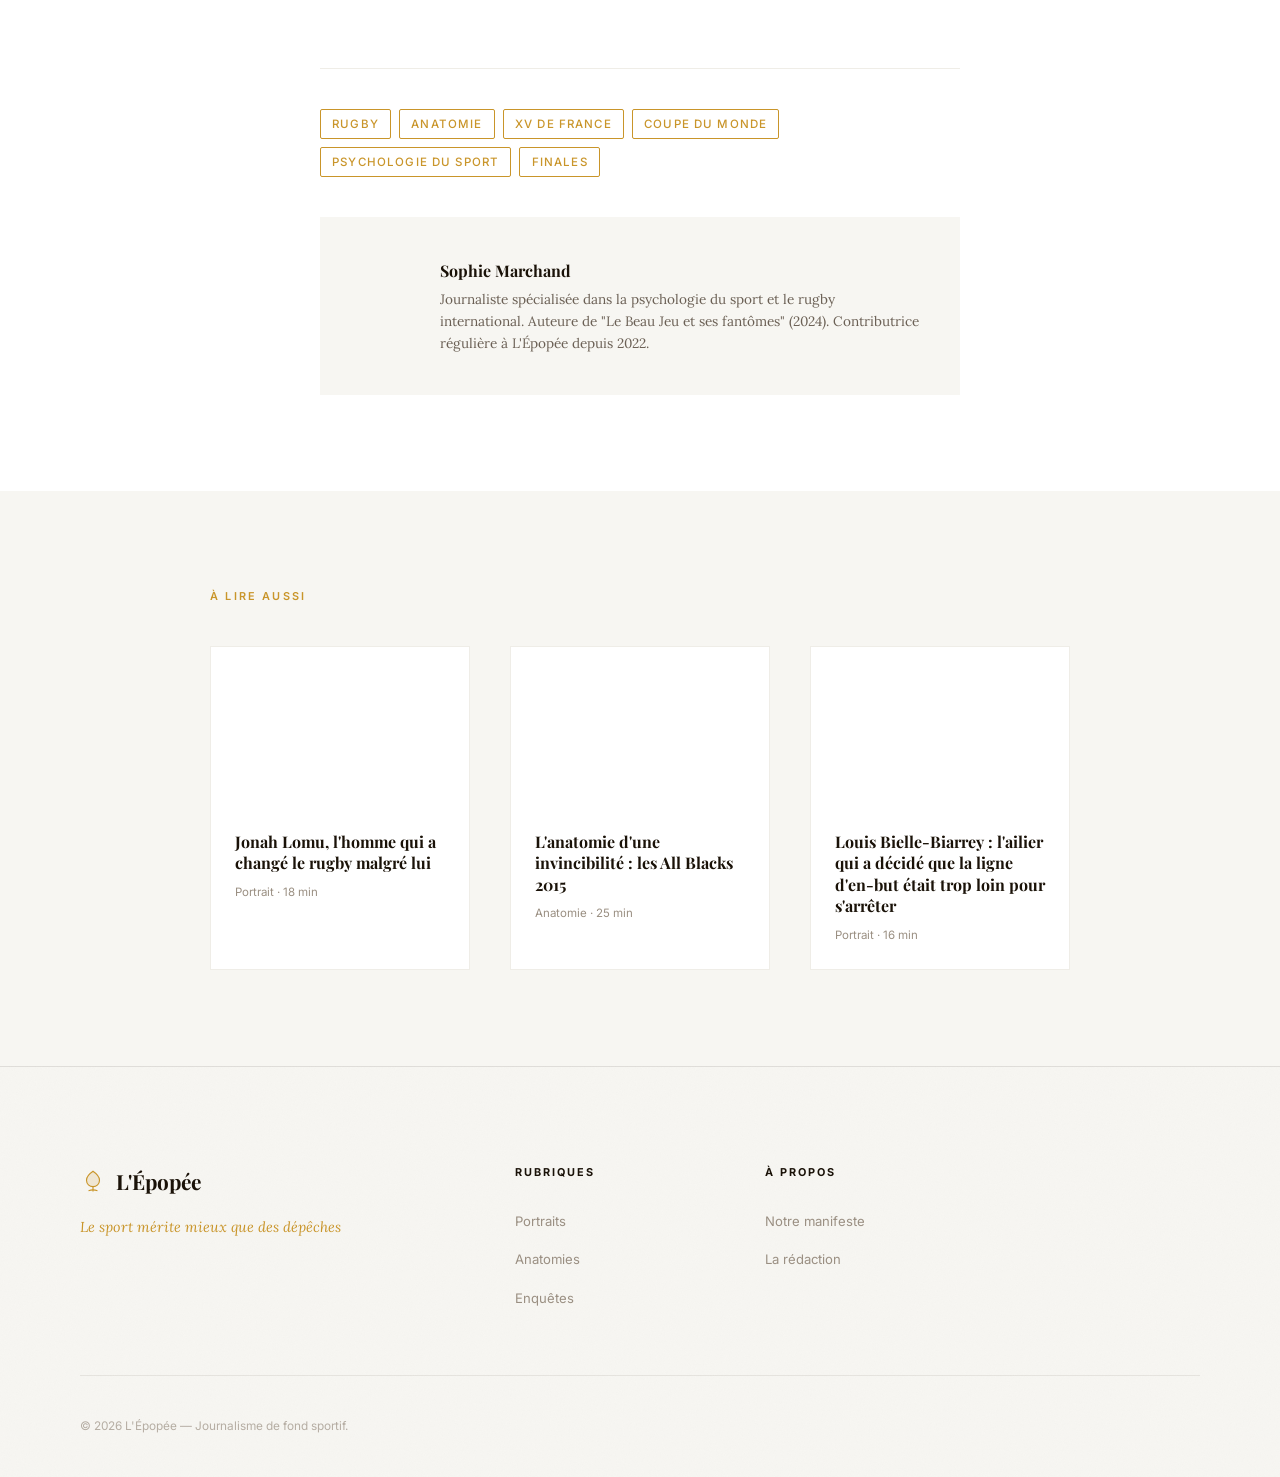
<file: sports-media/articles/xv-de-france-finales.html>
<!DOCTYPE html>
<html lang="fr">
<head>
  <meta charset="UTF-8" />
  <meta name="viewport" content="width=device-width, initial-scale=1.0" />
  <title>Pourquoi le XV de France perd toujours les finales qu'il mérite de gagner — L'Épopée</title>
  <meta name="description" content="1987, 1999, 2011, 2023 — la liste des finales perdues est aussi longue que douloureuse. Mais ce n'est pas une malédiction ni une question de talent. C'est une structure psychologique, une relation au risque, une façon d'habiter les grands moments qui se transmet de génération en génération." />
  <link rel="preconnect" href="https://fonts.googleapis.com" />
  <link rel="preconnect" href="https://fonts.gstatic.com" crossorigin />
  <link href="https://fonts.googleapis.com/css2?family=Playfair+Display:ital,wght@0,400;0,600;0,700;0,900;1,400;1,600&family=Lora:ital,wght@0,400;0,500;1,400&family=Inter:wght@300;400;500;600&display=swap" rel="stylesheet" />
  <link rel="stylesheet" href="/sports-media/style.css" />
  <style>
    .article-hero {
      position: relative;
      height: clamp(420px, 60vh, 700px);
      overflow: hidden;
      background-image: url("https://picsum.photos/seed/xv-france-finals/1600/900");
      background-size: cover;
      background-position: center 30%;
    }
    .article-hero-overlay {
      position: absolute;
      inset: 0;
      background: linear-gradient(to top, rgba(10,6,2,0.88) 0%, rgba(10,6,2,0.4) 50%, rgba(10,6,2,0.1) 100%);
    }
    .article-hero-content {
      position: absolute;
      bottom: 0; left: 0; right: 0;
      padding: var(--space-3xl) var(--container-pad) var(--space-2xl);
      max-width: 860px;
      margin-inline: auto;
    }
    .article-kicker { display: flex; align-items: center; gap: var(--space-md); margin-bottom: var(--space-lg); }
    .article-title { font-family: var(--font-display); font-size: clamp(2rem, 5vw, 3.8rem); font-weight: 900; line-height: 1.1; color: #fff; letter-spacing: -0.02em; margin-bottom: var(--space-lg); }
    .article-standfirst { font-family: var(--font-body); font-size: clamp(1rem, 1.8vw, 1.2rem); color: rgba(255,255,255,0.82); line-height: 1.65; max-width: 680px; margin-bottom: var(--space-xl); }
    .article-byline { display: flex; align-items: center; gap: var(--space-lg); font-family: var(--font-ui); font-size: 0.82rem; color: rgba(255,255,255,0.65); flex-wrap: wrap; }
    .article-byline strong { color: rgba(255,255,255,0.9); }
    .article-byline-sep { color: rgba(255,255,255,0.3); }
    .article-wrapper { max-width: 720px; margin-inline: auto; padding: var(--space-3xl) var(--container-pad); }
    .article-body p { font-family: var(--font-body); font-size: 1.05rem; line-height: 1.85; color: var(--color-ink); margin-bottom: var(--space-xl); }
    .article-body p:first-of-type::first-letter { font-family: var(--font-display); font-size: 4.2em; font-weight: 900; color: var(--color-bordeaux); float: left; line-height: 0.72; margin-right: 0.08em; margin-top: 0.1em; }
    .article-body h2 { font-family: var(--font-display); font-size: clamp(1.4rem, 2.5vw, 1.9rem); font-weight: 700; color: var(--color-ink); line-height: 1.25; margin-top: var(--space-3xl); margin-bottom: var(--space-lg); letter-spacing: -0.01em; }
    .article-pullquote { border-left: 3px solid var(--color-bordeaux); padding: var(--space-lg) var(--space-xl); margin: var(--space-2xl) 0; background: var(--color-cream-dark); }
    .article-pullquote p { font-family: var(--font-display); font-size: clamp(1.15rem, 2vw, 1.45rem); font-style: italic; color: var(--color-ink); line-height: 1.5; margin-bottom: var(--space-sm) !important; }
    .article-pullquote cite { font-family: var(--font-ui); font-size: 0.78rem; color: var(--color-ink-muted); letter-spacing: 0.08em; text-transform: uppercase; font-style: normal; }
    .article-image { margin: var(--space-2xl) 0; }
    .article-image img, .article-image .img-placeholder { width: 100%; height: 420px; object-fit: cover; display: block; background-image: url("https://picsum.photos/seed/france-rugby-final/900/420"); background-size: cover; background-position: center; }
    .article-image figcaption { font-family: var(--font-ui); font-size: 0.78rem; color: var(--color-ink-muted); margin-top: var(--space-sm); padding-top: var(--space-sm); border-top: 1px solid var(--color-cream-darker); }
    .article-stats { background: var(--color-cream-dark); border: 1px solid var(--color-cream-darker); padding: var(--space-xl); margin: var(--space-2xl) 0; }
    .article-stats-title { font-family: var(--font-ui); font-size: 0.68rem; font-weight: 600; letter-spacing: 0.2em; text-transform: uppercase; color: var(--color-bordeaux); margin-bottom: var(--space-lg); }
    .article-stats-grid { display: grid; grid-template-columns: repeat(auto-fit, minmax(130px, 1fr)); gap: var(--space-lg); }
    .stat-item { text-align: center; }
    .stat-number { font-family: var(--font-display); font-size: 2.4rem; font-weight: 900; color: var(--color-bordeaux); line-height: 1; display: block; }
    .stat-label { font-family: var(--font-ui); font-size: 0.72rem; color: var(--color-ink-mid); letter-spacing: 0.06em; text-transform: uppercase; margin-top: var(--space-xs); display: block; }
    .article-footer { border-top: 1px solid var(--color-cream-darker); margin-top: var(--space-3xl); padding-top: var(--space-xl); }
    .article-tags { display: flex; flex-wrap: wrap; gap: var(--space-sm); margin-bottom: var(--space-xl); }
    .article-tag { font-family: var(--font-ui); font-size: 0.72rem; font-weight: 500; letter-spacing: 0.1em; text-transform: uppercase; color: var(--color-bordeaux); border: 1px solid var(--color-bordeaux); padding: 0.25rem 0.7rem; border-radius: 2px; }
    .article-author-bio { display: flex; gap: var(--space-lg); align-items: flex-start; background: var(--color-cream-dark); padding: var(--space-xl); }
    .author-avatar { width: 56px; height: 56px; border-radius: 50%; background-image: url("https://picsum.photos/seed/author-sophie/56/56"); background-size: cover; flex-shrink: 0; }
    .author-name { font-family: var(--font-display); font-size: 1rem; font-weight: 700; color: var(--color-ink); }
    .author-desc { font-family: var(--font-body); font-size: 0.85rem; color: var(--color-ink-mid); line-height: 1.6; margin-top: 0.25rem; }
    .related { background: var(--color-cream-dark); padding: var(--space-3xl) var(--container-pad); }
    .related-inner { max-width: 860px; margin-inline: auto; }
    .related-title { font-family: var(--font-ui); font-size: 0.68rem; font-weight: 600; letter-spacing: 0.2em; text-transform: uppercase; color: var(--color-bordeaux); margin-bottom: var(--space-xl); }
    .related-grid { display: grid; grid-template-columns: repeat(auto-fit, minmax(240px, 1fr)); gap: var(--space-xl); }
    .related-card { background: #fff; border: 1px solid var(--color-cream-darker); overflow: hidden; transition: transform var(--transition-base), box-shadow var(--transition-base); }
    .related-card:hover { transform: translateY(-3px); box-shadow: var(--shadow-hover); }
    .related-card-img { height: 160px; background-size: cover; background-position: center; }
    .related-card-body { padding: var(--space-lg); }
    .related-card-title { font-family: var(--font-display); font-size: 1rem; font-weight: 700; color: var(--color-ink); line-height: 1.35; margin-bottom: var(--space-sm); }
    .related-card-title a { color: inherit; text-decoration: none; transition: color var(--transition-base); }
    .related-card-title a:hover { color: var(--color-bordeaux); }
    .related-card-meta { font-family: var(--font-ui); font-size: 0.72rem; color: var(--color-ink-muted); }
    .back-link { display: block; font-family: var(--font-ui); font-size: 0.78rem; font-weight: 500; letter-spacing: 0.06em; text-transform: uppercase; color: var(--color-bordeaux); padding: var(--space-md) var(--container-pad); border-bottom: 1px solid var(--color-cream-darker); max-width: 100%; }
    .back-link:hover { text-decoration: underline; }
    @media (max-width: 768px) { .article-title { font-size: 1.9rem; } .article-wrapper { padding: var(--space-2xl) var(--container-pad); } .article-stats-grid { grid-template-columns: repeat(2, 1fr); } }
  </style>
</head>
<body>
  <div class="progress-bar" id="progressBar" aria-hidden="true"></div>
  <div class="top-bar"><span>Le sport a toujours eu ses épopées. On les raconte.</span></div>
  <nav class="nav" id="mainNav">
    <div class="nav-inner">
      <a href="/sports-media/index.html" class="nav-logo" aria-label="L'Épopée — accueil">
        <svg class="nav-logo-icon" viewBox="0 0 32 32" fill="none" xmlns="http://www.w3.org/2000/svg">
          <path d="M16 4 C16 4 8 9.5 8 15 C8 19.4 11.6 23 16 23 C20.4 23 24 19.4 24 15 C24 9.5 16 4 16 4 Z" fill="#C9952A" opacity="0.15"/>
          <path d="M16 4 C16 4 8 9.5 8 15 C8 19.4 11.6 23 16 23 C20.4 23 24 19.4 24 15 C24 9.5 16 4 16 4 Z" stroke="#C9952A" stroke-width="1.4" fill="none"/>
          <line x1="16" y1="23" x2="16" y2="29" stroke="#C9952A" stroke-width="1.4"/>
          <path d="M10.5 28 Q16 26 21.5 28" stroke="#C9952A" stroke-width="1.4" fill="none"/>
        </svg>
        <span class="nav-logo-text">L'Épopée</span>
      </a>
      <ul class="nav-links" id="navLinks">
        <li><a href="/sports-media/index.html#portraits" class="nav-link">Portraits</a></li>
        <li><a href="/sports-media/index.html#anatomies" class="nav-link">Anatomies</a></li>
        <li><a href="/sports-media/index.html#enquetes" class="nav-link">Enquêtes</a></li>
        <li><a href="/sports-media/index.html#epopees" class="nav-link">Épopées</a></li>
        <li><a href="/sports-media/index.html#about" class="nav-link">À propos</a></li>
      </ul>
      <div class="nav-actions">
        <a href="/sports-media/index.html#abonnement" class="btn-subscribe">S'abonner</a>
      </div>
      <button class="nav-hamburger" id="hamburgerBtn" aria-label="Menu" aria-expanded="false">
        <span></span><span></span><span></span>
      </button>
    </div>
  </nav>
  <a href="/sports-media/index.html" class="back-link">← Retour à L'Épopée</a>
  <header class="article-hero">
    <div class="article-hero-overlay"></div>
    <div class="article-hero-content">
      <div class="article-kicker">
        <span class="badge badge--enquete">Anatomie</span>
        <span class="badge badge--epopee">Rugby</span>
      </div>
      <h1 class="article-title">Pourquoi le XV de France perd toujours les finales qu'il mérite de gagner</h1>
      <p class="article-standfirst">1987, 1999, 2011, 2023 — la liste des finales perdues est aussi longue que douloureuse. Mais ce n'est pas une malédiction ni une question de talent. C'est une structure psychologique, une relation au risque, une façon d'habiter les grands moments qui se transmet de génération en génération.</p>
      <div class="article-byline">
        <span>Par <strong>Sophie Marchand</strong></span>
        <span class="article-byline-sep">·</span>
        <time>10 juin 2026</time>
        <span class="article-byline-sep">·</span>
        <span>14 min de lecture</span>
      </div>
    </div>
  </header>
  <main>
    <article class="article-wrapper">
      <div class="article-body">

        <p>Il existe dans le rugby français une tradition que nulle autre nation ne partage à ce degré : celle de produire les plus belles performances du tournoi, les remontées les plus spectaculaires, les individus les plus brillants — et de rentrer chez soi sans le trophée. Depuis 1987, le XV de France a disputé quatre finales de Coupe du monde. Il n'en a gagné aucune. Ce bilan ne s'explique pas par un manque de talent — les équipes françaises en finale étaient, dans plusieurs cas, parmi les meilleures que le pays ait jamais produites. Il s'explique par quelque chose de plus profond, de plus structurel : une relation particulière à la victoire elle-même, une psychologie collective qui s'épanouit dans l'adversité et se paralyse dans l'évidence.</p>

        <div class="article-stats">
          <div class="article-stats-title">XV de France en finale de Coupe du monde</div>
          <div class="article-stats-grid">
            <div class="stat-item">
              <span class="stat-number">4</span>
              <span class="stat-label">Finales disputées</span>
            </div>
            <div class="stat-item">
              <span class="stat-number">0</span>
              <span class="stat-label">Titres mondiaux</span>
            </div>
            <div class="stat-item">
              <span class="stat-number">3</span>
              <span class="stat-label">Trophées du meilleur joueur malgré la défaite</span>
            </div>
            <div class="stat-item">
              <span class="stat-number">1987</span>
              <span class="stat-label">Première finale perdue</span>
            </div>
          </div>
        </div>

        <h2>1987 : la finale fondatrice et la naissance d'un mythe douloureux</h2>

        <p>Auckland, 20 juin 1987. Le XV de France affronte la Nouvelle-Zélande dans la première finale de l'histoire de la Coupe du monde. Pour comprendre ce qui se passe ce soir-là, il faut d'abord revenir à ce qui s'est passé cinq jours plus tôt : la demi-finale contre l'Australie, victoire 30-24 après une remontée venue de nulle part, le rugby total dans sa forme la plus pure, Serge Blanco marquant l'essai de la victoire à la dernière minute dans un angle impossible. Ce match-là est entré dans le panthéon de l'histoire sportive mondiale. Il a aussi épuisé — physiquement et émotionnellement — une équipe qui avait tout donné.</p>

        <p>Face aux All Blacks dans la finale, les Bleus sont présents physiquement mais absents mentalement. La défaite 29-9 est sévère, nette, sans discussion. Mais dans la mémoire collective, c'est la demi-finale qui reste, pas la finale. Et c'est là que naît quelque chose d'important : pour la première fois, le rugby français établit inconsciemment une hiérarchie des émotions dans laquelle le match impossible — celui où tout le monde vous donne perdant, celui qui demande l'exploit absolu — compte davantage que le match décisif. L'exploit a une charge émotionnelle que la victoire attendue n'a pas. Le lendemain de la finale, les journaux français ont passé plus de colonnes sur la demi-finale que sur la défaite elle-même.</p>

        <p>Cette équipe de 1987 ne savait pas qu'elle posait les fondations d'un mythe douloureux. Serge Blanco, Philippe Sella, Didier Camberabero : des joueurs d'une génération extraordinaire, capables de produire un rugby que personne d'autre ne jouait à cette époque. Mais le rugby français de ce temps — façonné par les clubs, par la culture du Midi, par une esthétique du jeu héritée du rugby de village — n'avait pas encore développé les outils mentaux pour gérer la pression de la victoire programmée. Perdre en jouant bien n'était pas une honte. C'était presque, dans cette culture-là, une forme de dignité intacte.</p>

        <figure class="article-image">
          <div class="img-placeholder"></div>
          <figcaption>Le XV de France lors de la finale de la Coupe du monde 1999.</figcaption>
        </figure>

        <h2>1999 : la demie qui tue la finale</h2>

        <p>La Coupe du monde 1999 en Grande-Bretagne reste le cas d'école le plus parfait de ce phénomène. En demi-finale à Twickenham, la France affronte les All Blacks, favoris absolus. À 24-10, la partie semble pliée. Et alors commence l'une des remontées les plus stupéfiantes de l'histoire du rugby mondial : Christophe Lamaison inscrit 28 points, des essais surgissent de la ferveur pure, une équipe qui joue comme si elle avait décidé collectivement que perdre ce soir-là était impossible. Victoire finale 43-31. Les joueurs français pleurent sur le terrain. Le monde du rugby est sous le choc — aucune équipe n'avait jamais remporté un match de Coupe du monde après avoir été menée de quatorze points face aux Néo-Zélandais.</p>

        <p>Une semaine plus tard, face à l'Australie en finale à Cardiff, la France s'effondre 6-35. L'écart est abyssal, brutal, incompréhensible pour qui avait regardé la demi-finale. Mais l'explication n'est pas tactique : les Wallabies ne sont pas une équipe qui devrait dominer à ce point un XV de France qui venait de battre les All Blacks. Ce qui s'est passé, c'est quelque chose que les psychologues du sport appellent le «pic émotionnel précoce» : une équipe qui a atteint la limite absolue de ses ressources mentales dans le match précédent n'a plus accès à ce réservoir dans le match suivant. Les Bleus avaient tout brûlé contre la Nouvelle-Zélande. La finale est arrivée comme une chambre vide.</p>

        <p>Il y a dans cette dynamique quelque chose de révélateur sur la nature même du rugby français. L'équipe de 1999 n'était pas incapable de gagner une finale — elle était incapable de conserver l'énergie nécessaire pour la jouer après avoir joué le match de sa vie. Ce n'est pas un reproche. C'est le constat d'une culture qui n'a pas encore appris à économiser l'intensité, à réserver une part d'elle-même pour le lendemain. Le tout ou rien est beau. Il est aussi fatal. L'Australie, en face, a joué son rugby habituel — propre, discipliné, sans génie mais sans failles. Et c'est elle qui a soulevé la Webb Ellis Cup.</p>

        <h2>2011 : la finale de l'illégitimité</h2>

        <p>Nouvelle-Zélande, 23 octobre 2011. La France arrive en finale dans des conditions que peu auraient imaginées au début du tournoi : battue par les Tonga en poule, poussive dans ses victoires, critiquée en permanence par une presse française qui n'y croyait plus, elle élimine l'Angleterre en quart et le Pays de Galles en demi-finale sur des performances collectivement anormales — des matchs d'orgueil plutôt que de maîtrise. L'équipe de Marc Lièvremont s'est qualifiée presque par accident, ou par l'obstination têtue de quelques joueurs qui refusaient que l'histoire s'arrête là. Puis vient la finale sur le sol des All Blacks, dans un Eden Park acquis à la cause néo-zélandaise comme peu de stades peuvent l'être.</p>

        <p>Ce que Thierry Dusautoir produit cette nuit-là est peut-être l'une des plus grandes performances individuelles de l'histoire du rugby. Capitaine, flanker, il est partout — dans les plaquages, dans les rucks, dans les organismes défensifs. La France mène 7-0 à la mi-temps. Elle perd finalement 7-8 sur un essai de Dusautoir ironiquement contrebalancé par la seule réalisation de Dan Carter. Une expulsion précoce fragilise le dispositif défensif français dans les moments où la pression néo-zélandaise se fait la plus forte. Mais la vérité, c'est que pendant quarante minutes, cette France-là a joué mieux que les All Blacks sur leur propre sol, dans leur propre tournoi, devant leur propre public.</p>

        <p>Thierry Dusautoir est élu meilleur joueur du match — à l'issue d'une finale perdue. Ce paradoxe est le symbole parfait du rugby français : l'homme le plus brillant sur le terrain n'est pas dans l'équipe qui gagne. La performance individuelle a dépassé le résultat collectif. Cette image — Dusautoir tenant son trophée individuel après une défaite d'un point — résume quarante ans de relation du XV de France avec les grandes occasions. On produit l'excellence. On perd quand même. Et quelque part, dans cette douleur, il y a presque une forme d'orgueil blessé qui se transmet.</p>

        <div class="article-pullquote">
          <p>«La France n'a jamais perdu une finale parce qu'elle jouait mal. Elle les perd parce qu'elle a peur de jouer bien au mauvais moment.»</p>
          <cite>— Sophie Marchand</cite>
        </div>

        <h2>2023 : la finale à domicile et le poids de l'attente</h2>

        <p>France 2023 était censée être différente. L'équipe de Fabien Galthié était la plus talentueuse depuis des décennies : Antoine Dupont au sommet de son art, Romain Ntamack à la charnière, le duo Bielle-Biarrey–Penaud sur les ailes capable de déséquilibrer n'importe quelle défense mondiale, une identité de jeu claire et ambitieuse forgée en cinq ans de travail. La France était favorite à domicile, portée par des stades en fusion, soutenue par un élan populaire que le rugby français n'avait pas connu depuis des décennies. Pour la première fois, on ne parlait plus de l'exploit potentiel — on parlait du titre comme d'une réalité à portée de main. Et c'est précisément là que le mécanisme s'est grippé.</p>

        <p>Le quart de finale contre l'Afrique du Sud, au Stade de France bondé, s'est terminé 28-29. Une défaite d'un point, en prolongation, sur une pénalité que beaucoup contestaient encore des semaines après. Techniquement, la France n'a pas atteint la finale. Mais la dynamique est identique à celle de 1987, de 1999, de 2011 : l'équipe qui arrive en favorite absolue, qui porte le poids insupportable de l'attente nationale, qui joue pour confirmer ce que tout le monde sait déjà, s'effondre. Pas contre n'importe qui — contre la meilleure équipe défensive du monde, celle qui sait mieux que personne comment asphyxier un adversaire qui n'ose plus prendre de risques.</p>

        <p>Les Springboks ont joué exactement ce qu'ils savaient jouer : une défense implacable, des coups de pied stratégiques, une gestion du temps qui ressemble à de la torture. La France, elle, a passé une heure à ne pas savoir quoi faire de sa propre grandeur. Le troisième quart-temps, celui où les matchs se gagnent, a vu les Bleus reculer, subir, perdre le fil de leur propre jeu. Antoine Dupont a été exceptionnel — il l'est toujours. Mais une équipe entière tétanisée par la peur de décevoir un pays entier, ça ne se corrige pas avec du talent individuel. Ça se corrige avec une compréhension lucide d'un problème qui se répète depuis trente-six ans.</p>

        <div class="article-pullquote">
          <p>«Thierry Dusautoir a été élu meilleur joueur d'une finale perdue. C'est le symbole parfait du rugby français.»</p>
          <cite>— Un sélectionneur anonyme</cite>
        </div>

        <h2>La structure psychologique d'une nation de rugby</h2>

        <p>Il existe une thèse psychologique sérieuse sur la relation du sport français au résultat. Des chercheurs spécialisés dans la psychologie du sport de haut niveau, ainsi que des préparateurs mentaux ayant travaillé avec les équipes nationales françaises, décrivent une culture sportive dans laquelle la performance esthétique occupe une place que d'autres nations réservent à la victoire. On préfère perdre en jouant bien que gagner en jouant mal. On célèbre l'exploit plus que le titre. On raconte les belles défaites avec autant de passion que les victoires ordinaires. Cette culture produit des joueurs magnifiques, des équipes capables de créer des moments qui entrent dans les mémoires. Elle produit aussi des équipes qui ne savent pas comment gérer la banalité fonctionnelle d'un match important.</p>

        <p>Dans le rugby français, ce rite est celui de la beauté du jeu, pas de la victoire. Gagner en jouant mal est presque une trahison — demandez aux supporters de n'importe quel grand club du Midi comment ils jugent une victoire à l'arrachée sans bonus offensif. Perdre en jouant bien est presque acceptable — regardez comment la France de 1999 est commémorée pour sa demi-finale flamboyante plutôt que pleurée pour sa finale catastrophique. Ce rapport au jeu comme fin en soi plutôt que comme moyen vers un résultat est une richesse culturelle réelle. C'est aussi, dans les grandes compétitions, une vulnérabilité structurelle que les adversaires les plus organisés savent exploiter.</p>

        <p>La question n'est pas de savoir si la France peut gagner une Coupe du monde — elle le peut, elle le devrait, elle en a les moyens humains et techniques. La question est de savoir si elle est prête à accepter de gagner un match important en le jouant de manière imparfaite, à serrer les dents dans un match fermé et ingrat, à renoncer à l'exploit pour embrasser la gestion clinique. Les All Blacks l'ont appris sous Graham Henry. Les Springboks en ont fait leur identité sous Rassie Erasmus. Le XV de France, lui, continue de produire les joueurs les plus spectaculaires du monde — et de perdre les finales qu'il mérite de gagner. Jusqu'à ce que quelqu'un, un jour, lui apprenne à aimer gagner autant qu'il aime jouer.</p>

      </div>
      <footer class="article-footer">
        <div class="article-tags">
          <span class="article-tag">Rugby</span>
          <span class="article-tag">Anatomie</span>
          <span class="article-tag">XV de France</span>
          <span class="article-tag">Coupe du monde</span>
          <span class="article-tag">Psychologie du sport</span>
          <span class="article-tag">Finales</span>
        </div>
        <div class="article-author-bio">
          <div class="author-avatar"></div>
          <div>
            <div class="author-name">Sophie Marchand</div>
            <p class="author-desc">Journaliste spécialisée dans la psychologie du sport et le rugby international. Auteure de "Le Beau Jeu et ses fantômes" (2024). Contributrice régulière à L'Épopée depuis 2022.</p>
          </div>
        </div>
      </footer>
    </article>
    <section class="related">
      <div class="related-inner">
        <h2 class="related-title">À lire aussi</h2>
        <div class="related-grid">
          <div class="related-card">
            <div class="related-card-img" style="background-image: url('https://picsum.photos/seed/lomu-portrait/600/300');"></div>
            <div class="related-card-body">
              <div class="related-card-title"><a href="/sports-media/articles/jonah-lomu.html">Jonah Lomu, l'homme qui a changé le rugby malgré lui</a></div>
              <div class="related-card-meta">Portrait · 18 min</div>
            </div>
          </div>
          <div class="related-card">
            <div class="related-card-img" style="background-image: url('https://picsum.photos/seed/all-blacks-nz/600/300');"></div>
            <div class="related-card-body">
              <div class="related-card-title"><a href="/sports-media/articles/all-blacks-2015.html">L'anatomie d'une invincibilité : les All Blacks 2015</a></div>
              <div class="related-card-meta">Anatomie · 25 min</div>
            </div>
          </div>
          <div class="related-card">
            <div class="related-card-img" style="background-image: url('https://picsum.photos/seed/bielle-biarrey-hero/600/300');"></div>
            <div class="related-card-body">
              <div class="related-card-title"><a href="/sports-media/articles/louis-bielle-biarrey.html">Louis Bielle-Biarrey : l'ailier qui a décidé que la ligne d'en-but était trop loin pour s'arrêter</a></div>
              <div class="related-card-meta">Portrait · 16 min</div>
            </div>
          </div>
        </div>
      </div>
    </section>
  </main>
  <footer class="footer">
    <div class="container">
      <div class="footer-top">
        <div class="footer-brand">
          <a href="/sports-media/index.html" class="footer-logo">
            <svg class="footer-logo-icon" viewBox="0 0 32 32" fill="none" xmlns="http://www.w3.org/2000/svg">
              <path d="M16 4 C16 4 8 9.5 8 15 C8 19.4 11.6 23 16 23 C20.4 23 24 19.4 24 15 C24 9.5 16 4 16 4 Z" fill="#C9952A" opacity="0.15"/>
              <path d="M16 4 C16 4 8 9.5 8 15 C8 19.4 11.6 23 16 23 C20.4 23 24 19.4 24 15 C24 9.5 16 4 16 4 Z" stroke="#C9952A" stroke-width="1.4" fill="none"/>
              <line x1="16" y1="23" x2="16" y2="29" stroke="#C9952A" stroke-width="1.4"/>
              <path d="M10.5 28 Q16 26 21.5 28" stroke="#C9952A" stroke-width="1.4" fill="none"/>
            </svg>
            <span class="footer-logo-text">L'Épopée</span>
          </a>
          <p class="footer-tagline">Le sport mérite mieux que des dépêches</p>
        </div>
        <div class="footer-col">
          <h4 class="footer-col-title">Rubriques</h4>
          <ul class="footer-links">
            <li><a href="/sports-media/index.html#portraits">Portraits</a></li>
            <li><a href="/sports-media/index.html#anatomies">Anatomies</a></li>
            <li><a href="/sports-media/index.html#enquetes">Enquêtes</a></li>
          </ul>
        </div>
        <div class="footer-col">
          <h4 class="footer-col-title">À propos</h4>
          <ul class="footer-links">
            <li><a href="#">Notre manifeste</a></li>
            <li><a href="#">La rédaction</a></li>
          </ul>
        </div>
      </div>
      <div class="footer-bottom">
        <p class="footer-copy">© 2026 L'Épopée — Journalisme de fond sportif.</p>
      </div>
    </div>
  </footer>
  <script src="/sports-media/script.js"></script>
</body>
</html>
</file>
<file: style.css>
/* ===== RESET & BASE ===== */
*, *::before, *::after { box-sizing: border-box; margin: 0; padding: 0; }

:root {
  --primary: #F5A623;
  --primary-dark: #D4891A;
  --dark: #0D0D0D;
  --dark-2: #1A1A1A;
  --dark-3: #252525;
  --gray: #6B7280;
  --gray-light: #F3F4F6;
  --white: #FFFFFF;
  --radius: 16px;
  --radius-sm: 10px;
  --shadow: 0 4px 24px rgba(0,0,0,.08);
  --shadow-lg: 0 16px 64px rgba(0,0,0,.16);
  --transition: .25s ease;
  --font: 'Inter', sans-serif;
}

html { scroll-behavior: smooth; }

body {
  font-family: var(--font);
  background: var(--white);
  color: var(--dark);
  line-height: 1.6;
  -webkit-font-smoothing: antialiased;
}

.container {
  max-width: 1200px;
  margin: 0 auto;
  padding: 0 24px;
}

/* ===== BUTTONS ===== */
.btn {
  display: inline-flex;
  align-items: center;
  justify-content: center;
  gap: 8px;
  padding: 12px 24px;
  border-radius: 50px;
  font-size: 15px;
  font-weight: 600;
  cursor: pointer;
  transition: all var(--transition);
  text-decoration: none;
  border: 2px solid transparent;
  white-space: nowrap;
}
.btn--primary {
  background: var(--primary);
  color: var(--dark);
}
.btn--primary:hover { background: var(--primary-dark); transform: translateY(-2px); box-shadow: 0 8px 24px rgba(245,166,35,.35); }
.btn--ghost {
  background: transparent;
  color: var(--dark);
  border-color: #E5E7EB;
}
.btn--ghost:hover { background: var(--gray-light); }
.btn--outline {
  background: transparent;
  color: var(--dark);
  border-color: var(--dark);
}
.btn--outline:hover { background: var(--dark); color: var(--white); }
.btn--white {
  background: var(--white);
  color: var(--dark);
}
.btn--white:hover { background: #F3F4F6; transform: translateY(-2px); }
.btn--white-outline {
  background: transparent;
  color: var(--white);
  border-color: rgba(255,255,255,.5);
}
.btn--white-outline:hover { background: rgba(255,255,255,.1); }
.btn--full { width: 100%; }
.btn--search {
  padding: 14px 32px;
  font-size: 16px;
  border-radius: 12px;
  flex-shrink: 0;
}

/* ===== SECTION HEADERS ===== */
.section-header {
  text-align: center;
  margin-bottom: 60px;
}
.section-header h2 {
  font-size: clamp(28px, 4vw, 40px);
  font-weight: 800;
  margin: 12px 0 16px;
  line-height: 1.2;
}
.section-header p {
  font-size: 17px;
  color: var(--gray);
  max-width: 540px;
  margin: 0 auto;
}
.section-badge {
  display: inline-block;
  background: #FEF3C7;
  color: #92400E;
  font-size: 12px;
  font-weight: 700;
  text-transform: uppercase;
  letter-spacing: .08em;
  padding: 4px 12px;
  border-radius: 50px;
}

/* ===== NAV ===== */
.nav {
  position: fixed;
  top: 0; left: 0; right: 0;
  z-index: 100;
  background: rgba(255,255,255,.85);
  backdrop-filter: blur(12px);
  border-bottom: 1px solid rgba(0,0,0,.06);
  transition: all var(--transition);
}
.nav.scrolled {
  background: rgba(255,255,255,.97);
  box-shadow: 0 2px 20px rgba(0,0,0,.08);
}
.nav__inner {
  display: flex;
  align-items: center;
  gap: 40px;
  padding: 16px 24px;
  max-width: 1200px;
  margin: 0 auto;
}
.nav__logo {
  display: flex;
  align-items: center;
  gap: 10px;
  font-size: 18px;
  font-weight: 800;
  color: var(--dark);
  text-decoration: none;
  flex-shrink: 0;
}
.logo-icon {
  width: 36px;
  height: 36px;
  background: var(--primary);
  border-radius: 10px;
  display: flex;
  align-items: center;
  justify-content: center;
  font-weight: 900;
  font-size: 18px;
  color: var(--dark);
}
.logo-accent { color: var(--primary-dark); }
.nav__links {
  display: flex;
  gap: 32px;
  list-style: none;
  flex: 1;
}
.nav__links a {
  text-decoration: none;
  font-size: 15px;
  font-weight: 500;
  color: var(--gray);
  transition: color var(--transition);
}
.nav__links a:hover { color: var(--dark); }
.nav__cta {
  display: flex;
  gap: 10px;
  align-items: center;
  margin-left: auto;
}
.nav__burger {
  display: none;
  flex-direction: column;
  gap: 5px;
  background: none;
  border: none;
  cursor: pointer;
  padding: 4px;
  margin-left: auto;
}
.nav__burger span {
  display: block;
  width: 24px;
  height: 2px;
  background: var(--dark);
  border-radius: 2px;
  transition: all var(--transition);
}
.nav__mobile {
  display: none;
  flex-direction: column;
  gap: 4px;
  padding: 16px 24px 20px;
  border-top: 1px solid #F3F4F6;
}
.nav__mobile a {
  display: block;
  padding: 10px 0;
  text-decoration: none;
  font-size: 16px;
  font-weight: 500;
  color: var(--dark);
  border-bottom: 1px solid #F3F4F6;
}
.nav__mobile.open { display: flex; }

/* ===== HERO ===== */
.hero {
  min-height: 100vh;
  display: flex;
  align-items: center;
  position: relative;
  padding: 120px 24px 80px;
  overflow: hidden;
}
.hero__bg {
  position: absolute;
  inset: 0;
  z-index: 0;
}
.hero__gradient {
  position: absolute;
  inset: 0;
  background:
    radial-gradient(ellipse 80% 60% at 60% 40%, rgba(245,166,35,.12) 0%, transparent 70%),
    radial-gradient(ellipse 50% 40% at 10% 80%, rgba(245,166,35,.06) 0%, transparent 60%),
    linear-gradient(180deg, #FFFDF7 0%, #FFFFFF 100%);
}
.hero__content {
  position: relative;
  z-index: 1;
  max-width: 1200px;
  margin: 0 auto;
  width: 100%;
}
.hero__badge {
  display: inline-flex;
  align-items: center;
  gap: 8px;
  background: #FEF3C7;
  border: 1px solid #FDE68A;
  color: #92400E;
  padding: 8px 16px;
  border-radius: 50px;
  font-size: 14px;
  font-weight: 600;
  margin-bottom: 28px;
}
.hero__title {
  font-size: clamp(36px, 6vw, 72px);
  font-weight: 900;
  line-height: 1.1;
  letter-spacing: -0.02em;
  margin-bottom: 24px;
  max-width: 760px;
}
.hero__title--accent {
  color: var(--primary);
  position: relative;
}
.hero__subtitle {
  font-size: clamp(16px, 2vw, 20px);
  color: var(--gray);
  max-width: 560px;
  margin-bottom: 48px;
  line-height: 1.65;
}

/* Search box */
.hero__search { margin-bottom: 48px; }
.search-box {
  display: flex;
  align-items: flex-end;
  gap: 12px;
  background: var(--white);
  border-radius: 18px;
  padding: 16px;
  box-shadow: 0 8px 48px rgba(0,0,0,.12), 0 0 0 1px rgba(0,0,0,.06);
  max-width: 820px;
}
.search-field {
  flex: 1;
  display: flex;
  flex-direction: column;
  gap: 4px;
}
.search-field label {
  font-size: 11px;
  font-weight: 700;
  text-transform: uppercase;
  letter-spacing: .08em;
  color: var(--gray);
}
.search-field input {
  border: none;
  outline: none;
  font-family: var(--font);
  font-size: 15px;
  font-weight: 500;
  color: var(--dark);
  padding: 6px 0;
  background: transparent;
  width: 100%;
}
.search-field input::placeholder { color: #9CA3AF; }

/* Stats */
.hero__stats {
  display: flex;
  align-items: center;
  gap: 32px;
}
.stat {
  display: flex;
  flex-direction: column;
}
.stat strong {
  font-size: 28px;
  font-weight: 800;
}
.stat span {
  font-size: 14px;
  color: var(--gray);
}
.stat__divider {
  width: 1px;
  height: 40px;
  background: #E5E7EB;
}

/* ===== TRUST ===== */
.trust {
  padding: 40px 0;
  border-top: 1px solid #F3F4F6;
  border-bottom: 1px solid #F3F4F6;
}
.trust__label {
  text-align: center;
  font-size: 13px;
  font-weight: 600;
  text-transform: uppercase;
  letter-spacing: .08em;
  color: #9CA3AF;
  margin-bottom: 24px;
}
.trust__logos {
  display: flex;
  align-items: center;
  justify-content: center;
  gap: 48px;
  flex-wrap: wrap;
}
.trust__logos span {
  font-size: 15px;
  font-weight: 700;
  color: #CBD5E1;
  text-transform: uppercase;
  letter-spacing: .05em;
}

/* ===== HOW IT WORKS ===== */
.how {
  padding: 100px 0;
  background: var(--gray-light);
}
.how__steps {
  display: flex;
  align-items: center;
  gap: 24px;
}
.step {
  flex: 1;
  background: var(--white);
  border-radius: var(--radius);
  padding: 40px 32px;
  position: relative;
  box-shadow: var(--shadow);
  transition: transform var(--transition);
}
.step:hover { transform: translateY(-6px); }
.step__number {
  font-size: 13px;
  font-weight: 800;
  color: var(--primary);
  letter-spacing: .05em;
  margin-bottom: 16px;
}
.step__icon {
  font-size: 40px;
  margin-bottom: 20px;
}
.step h3 {
  font-size: 20px;
  font-weight: 700;
  margin-bottom: 12px;
}
.step p { font-size: 15px; color: var(--gray); line-height: 1.65; }
.step__arrow {
  font-size: 28px;
  color: #CBD5E1;
  flex-shrink: 0;
}

/* ===== FEATURES ===== */
.features { padding: 100px 0; }
.features__inner {
  display: grid;
  grid-template-columns: 1fr 1fr;
  gap: 80px;
  align-items: center;
}
.features__text .section-badge { margin-bottom: 16px; }
.features__text h2 {
  font-size: clamp(28px, 3vw, 40px);
  font-weight: 800;
  line-height: 1.2;
  margin-bottom: 20px;
}
.features__desc {
  font-size: 16px;
  color: var(--gray);
  margin-bottom: 36px;
  line-height: 1.65;
}
.features__list {
  list-style: none;
  display: flex;
  flex-direction: column;
  gap: 24px;
  margin-bottom: 40px;
}
.features__list li {
  display: flex;
  gap: 16px;
  align-items: flex-start;
}
.feature-icon {
  width: 44px;
  height: 44px;
  background: #FEF3C7;
  border-radius: var(--radius-sm);
  display: flex;
  align-items: center;
  justify-content: center;
  font-size: 20px;
  flex-shrink: 0;
}
.features__list li > div:last-child {
  display: flex;
  flex-direction: column;
  gap: 4px;
}
.features__list strong { font-size: 16px; font-weight: 700; }
.features__list span { font-size: 14px; color: var(--gray); }

/* Phone mockup */
.features__visual {
  position: relative;
  display: flex;
  justify-content: center;
  align-items: center;
}
.phone-mockup {
  width: 280px;
  background: var(--dark);
  border-radius: 40px;
  padding: 16px;
  box-shadow: 0 40px 80px rgba(0,0,0,.25);
  position: relative;
  z-index: 1;
}
.phone-screen {
  background: #F8F9FA;
  border-radius: 28px;
  overflow: hidden;
  min-height: 480px;
  display: flex;
  flex-direction: column;
}
.app-header {
  background: var(--dark);
  color: var(--white);
  padding: 16px 20px;
  display: flex;
  align-items: center;
  gap: 10px;
  font-size: 14px;
  font-weight: 700;
}
.app-logo {
  width: 28px;
  height: 28px;
  background: var(--primary);
  border-radius: 8px;
  display: flex;
  align-items: center;
  justify-content: center;
  font-size: 13px;
  font-weight: 900;
  color: var(--dark);
}
.app-map {
  flex: 1;
  background: linear-gradient(135deg, #E8F4FD, #F0F7FF);
  position: relative;
  min-height: 220px;
}
.map-pin {
  position: absolute;
  background: var(--white);
  border: 2px solid #E5E7EB;
  border-radius: 50px;
  padding: 4px 10px;
  font-size: 11px;
  font-weight: 700;
  white-space: nowrap;
  box-shadow: 0 2px 8px rgba(0,0,0,.1);
}
.map-pin--1 { top: 30%; left: 15%; }
.map-pin--2 { top: 55%; right: 10%; }
.map-pin--3 {
  top: 20%;
  right: 20%;
  background: var(--primary);
  border-color: var(--primary-dark);
  transform: scale(1.1);
}
.map-pin--active { animation: pulse 2s infinite; }
@keyframes pulse {
  0%, 100% { box-shadow: 0 0 0 0 rgba(245,166,35,.4); }
  50% { box-shadow: 0 0 0 8px rgba(245,166,35,0); }
}
.app-card {
  background: var(--white);
  padding: 16px 20px;
  border-top: 1px solid #F3F4F6;
}
.app-card__name { font-size: 15px; font-weight: 700; margin-bottom: 6px; }
.app-card__info {
  font-size: 12px;
  color: var(--gray);
  margin-bottom: 14px;
  display: flex;
  gap: 4px;
}
.app-card__btn {
  width: 100%;
  background: var(--primary);
  color: var(--dark);
  border: none;
  border-radius: 10px;
  padding: 10px;
  font-size: 12px;
  font-weight: 700;
  cursor: pointer;
}
.features__badge {
  position: absolute;
  background: var(--white);
  border-radius: 12px;
  padding: 10px 16px;
  font-size: 13px;
  font-weight: 600;
  box-shadow: var(--shadow-lg);
  display: flex;
  align-items: center;
  gap: 8px;
  z-index: 2;
}
.features__badge--top { top: 30px; right: -20px; }
.features__badge--bottom { bottom: 40px; left: -20px; }

/* ===== LOCATIONS ===== */
.locations { padding: 100px 0; background: var(--gray-light); }
.locations__grid {
  display: grid;
  grid-template-columns: repeat(4, 1fr);
  grid-template-rows: auto auto;
  gap: 20px;
}
.location-card {
  background: var(--white);
  border-radius: var(--radius);
  overflow: hidden;
  cursor: pointer;
  transition: transform var(--transition), box-shadow var(--transition);
  box-shadow: var(--shadow);
}
.location-card:hover { transform: translateY(-6px); box-shadow: var(--shadow-lg); }
.location-card--large {
  grid-column: span 2;
  grid-row: span 2;
}
.location-card__img {
  width: 100%;
  aspect-ratio: 1;
  background-size: cover;
  background-position: center;
}
.location-card--large .location-card__img { aspect-ratio: 1; height: 280px; }
.location-card__img--paris    { background: linear-gradient(135deg, #1a1a2e, #16213e, #0f3460); }
.location-card__img--lyon     { background: linear-gradient(135deg, #2d4a22, #3a5f2e, #4e7d38); }
.location-card__img--marseille{ background: linear-gradient(135deg, #1a3a5c, #1e5799, #207cca); }
.location-card__img--bordeaux { background: linear-gradient(135deg, #5c2d1a, #8b4513, #a0522d); }
.location-card__img--nice     { background: linear-gradient(135deg, #1a5c4a, #0d7b5f, #00a878); }
.location-card__body { padding: 20px; }
.location-card__body h3 { font-size: 18px; font-weight: 700; margin-bottom: 4px; }
.location-card__body p { font-size: 13px; color: var(--gray); margin-bottom: 8px; }
.location-card__price {
  font-size: 14px;
  font-weight: 700;
  color: var(--primary-dark);
}

/* ===== PRICING ===== */
.pricing { padding: 100px 0; }
.pricing__toggle {
  display: flex;
  gap: 4px;
  background: var(--gray-light);
  padding: 4px;
  border-radius: 50px;
  width: fit-content;
  margin: 0 auto 60px;
}
.toggle-btn {
  padding: 10px 24px;
  border: none;
  border-radius: 50px;
  font-size: 14px;
  font-weight: 600;
  cursor: pointer;
  background: transparent;
  color: var(--gray);
  transition: all var(--transition);
  font-family: var(--font);
}
.toggle-btn--active {
  background: var(--white);
  color: var(--dark);
  box-shadow: 0 2px 8px rgba(0,0,0,.08);
}
.pricing__grid {
  display: grid;
  grid-template-columns: repeat(3, 1fr);
  gap: 24px;
  align-items: start;
}
.pricing-card {
  background: var(--white);
  border: 2px solid #F3F4F6;
  border-radius: var(--radius);
  padding: 36px 32px;
  position: relative;
  transition: all var(--transition);
}
.pricing-card:hover { border-color: var(--primary); box-shadow: var(--shadow-lg); }
.pricing-card--featured {
  border-color: var(--primary);
  box-shadow: 0 20px 60px rgba(245,166,35,.2);
  transform: scale(1.03);
}
.pricing-card--featured:hover { transform: scale(1.05); }
.pricing-card__badge {
  position: absolute;
  top: -14px;
  left: 50%;
  transform: translateX(-50%);
  background: var(--primary);
  color: var(--dark);
  font-size: 12px;
  font-weight: 800;
  padding: 4px 16px;
  border-radius: 50px;
  text-transform: uppercase;
  letter-spacing: .05em;
}
.pricing-card__header h3 { font-size: 20px; font-weight: 800; margin-bottom: 4px; }
.pricing-card__header p { font-size: 14px; color: var(--gray); margin-bottom: 24px; }
.pricing-card__price {
  display: flex;
  align-items: baseline;
  gap: 4px;
  margin-bottom: 28px;
  padding-bottom: 28px;
  border-bottom: 1px solid #F3F4F6;
}
.price { font-size: 36px; font-weight: 900; }
.period { font-size: 14px; color: var(--gray); }
.pricing-card__features {
  list-style: none;
  display: flex;
  flex-direction: column;
  gap: 12px;
  margin-bottom: 32px;
}
.pricing-card__features li {
  font-size: 14px;
  font-weight: 500;
  color: var(--dark);
}
.pricing-card__features li.disabled { color: #CBD5E1; }

/* ===== TESTIMONIALS ===== */
.testimonials {
  padding: 100px 0;
  background: var(--gray-light);
}
.testimonials__grid {
  display: grid;
  grid-template-columns: repeat(3, 1fr);
  gap: 24px;
  align-items: start;
}
.testimonial-card {
  background: var(--white);
  border-radius: var(--radius);
  padding: 32px;
  box-shadow: var(--shadow);
  transition: transform var(--transition);
}
.testimonial-card:hover { transform: translateY(-6px); }
.testimonial-card--featured {
  background: var(--dark);
  color: var(--white);
  transform: scale(1.03);
}
.testimonial-card--featured:hover { transform: scale(1.05); }
.testimonial-card__stars {
  font-size: 18px;
  color: var(--primary);
  margin-bottom: 16px;
  letter-spacing: 2px;
}
.testimonial-card p {
  font-size: 15px;
  line-height: 1.65;
  margin-bottom: 24px;
  color: inherit;
}
.testimonial-card--featured p { color: #D1D5DB; }
.testimonial-card__author {
  display: flex;
  align-items: center;
  gap: 12px;
}
.avatar {
  width: 44px;
  height: 44px;
  background: var(--primary);
  border-radius: 50%;
  display: flex;
  align-items: center;
  justify-content: center;
  font-size: 13px;
  font-weight: 800;
  color: var(--dark);
  flex-shrink: 0;
}
.testimonial-card__author strong { display: block; font-size: 14px; font-weight: 700; }
.testimonial-card__author span { font-size: 13px; color: var(--gray); }
.testimonial-card--featured .testimonial-card__author span { color: #6B7280; }

/* ===== FAQ ===== */
.faq { padding: 100px 0; }
.faq__list {
  max-width: 760px;
  margin: 0 auto;
  display: flex;
  flex-direction: column;
  gap: 0;
}
.faq-item {
  border-bottom: 1px solid #F3F4F6;
}
.faq-item:first-child { border-top: 1px solid #F3F4F6; }
.faq-item__question {
  width: 100%;
  display: flex;
  justify-content: space-between;
  align-items: center;
  padding: 24px 0;
  background: none;
  border: none;
  font-family: var(--font);
  font-size: 16px;
  font-weight: 600;
  color: var(--dark);
  cursor: pointer;
  text-align: left;
  gap: 16px;
}
.faq-item__icon {
  width: 28px;
  height: 28px;
  background: var(--gray-light);
  border-radius: 50%;
  display: flex;
  align-items: center;
  justify-content: center;
  font-size: 18px;
  font-weight: 400;
  flex-shrink: 0;
  transition: all var(--transition);
}
.faq-item.open .faq-item__icon {
  background: var(--primary);
  transform: rotate(45deg);
}
.faq-item__answer {
  display: none;
  padding-bottom: 24px;
}
.faq-item.open .faq-item__answer { display: block; }
.faq-item__answer p {
  font-size: 15px;
  color: var(--gray);
  line-height: 1.7;
}

/* ===== CTA BAND ===== */
.cta-band {
  padding: 80px 0;
  background: linear-gradient(135deg, var(--dark) 0%, #1a1a2e 100%);
  color: var(--white);
}
.cta-band__inner {
  display: flex;
  align-items: center;
  justify-content: space-between;
  gap: 40px;
}
.cta-band h2 {
  font-size: clamp(22px, 3vw, 36px);
  font-weight: 800;
  margin-bottom: 12px;
}
.cta-band p { font-size: 16px; color: #9CA3AF; }
.cta-band__actions { display: flex; gap: 12px; flex-shrink: 0; }

/* ===== FOOTER ===== */
.footer {
  background: var(--dark-2);
  color: var(--white);
  padding: 80px 0 40px;
}
.footer__grid {
  display: grid;
  grid-template-columns: 2fr 1fr 1fr 1fr;
  gap: 60px;
  margin-bottom: 60px;
}
.footer__brand p {
  font-size: 14px;
  color: #6B7280;
  margin-top: 16px;
  line-height: 1.65;
  max-width: 280px;
}
.footer__brand .nav__logo { color: var(--white); }
.footer__social {
  display: flex;
  gap: 12px;
  margin-top: 24px;
}
.footer__social a {
  width: 36px;
  height: 36px;
  background: var(--dark-3);
  border-radius: 50%;
  display: flex;
  align-items: center;
  justify-content: center;
  text-decoration: none;
  color: var(--white);
  font-size: 14px;
  transition: background var(--transition);
}
.footer__social a:hover { background: var(--primary); color: var(--dark); }
.footer__col h4 {
  font-size: 13px;
  font-weight: 700;
  text-transform: uppercase;
  letter-spacing: .08em;
  color: #9CA3AF;
  margin-bottom: 20px;
}
.footer__col ul { list-style: none; display: flex; flex-direction: column; gap: 12px; }
.footer__col ul a {
  text-decoration: none;
  font-size: 14px;
  color: #6B7280;
  transition: color var(--transition);
}
.footer__col ul a:hover { color: var(--white); }
.footer__bottom {
  display: flex;
  justify-content: space-between;
  align-items: center;
  padding-top: 32px;
  border-top: 1px solid var(--dark-3);
  font-size: 13px;
  color: #4B5563;
}

/* ===== RESPONSIVE ===== */
@media (max-width: 1024px) {
  .features__inner { grid-template-columns: 1fr; gap: 60px; }
  .features__visual { order: -1; }
  .locations__grid { grid-template-columns: repeat(2, 1fr); }
  .location-card--large { grid-column: span 2; }
  .footer__grid { grid-template-columns: 1fr 1fr; gap: 40px; }
  .footer__brand { grid-column: span 2; }
}

@media (max-width: 768px) {
  .nav__links, .nav__cta { display: none; }
  .nav__burger { display: flex; }
  .how__steps { flex-direction: column; }
  .step__arrow { transform: rotate(90deg); }
  .pricing__grid { grid-template-columns: 1fr; }
  .pricing-card--featured { transform: none; }
  .testimonials__grid { grid-template-columns: 1fr; }
  .testimonial-card--featured { transform: none; }
  .locations__grid { grid-template-columns: 1fr; }
  .location-card--large { grid-column: span 1; }
  .cta-band__inner { flex-direction: column; text-align: center; }
  .cta-band__actions { flex-direction: column; width: 100%; }
  .footer__grid { grid-template-columns: 1fr; }
  .footer__brand { grid-column: span 1; }
  .footer__bottom { flex-direction: column; gap: 8px; text-align: center; }
  .hero__stats { flex-wrap: wrap; gap: 16px; }
  .search-box { flex-direction: column; align-items: stretch; }
  .btn--search { width: 100%; }
}
</file>
<file: sports-media/style.css>
/* ============================================================
   L'Épopée — style.css
   "Papier & Encre" — Literary sports journalism
   ============================================================ */

/* ============================================================
   0. CSS Custom Properties
   ============================================================ */
:root {
  /* Colors — Blanc & Or (CYG style) */
  --color-cream:        #FFFFFF;
  --color-cream-dark:   #F7F6F2;
  --color-cream-darker: #EFEDE7;
  --color-ink:          #1A1208;
  --color-ink-light:    #2C2416;
  --color-ink-mid:      #6B6055;
  --color-ink-muted:    #9A8F82;
  --color-bordeaux:     #C9952A;
  --color-bordeaux-dark:#A87820;
  --color-bordeaux-light:#E0AA3A;
  --color-gold:         #C9952A;
  --color-gold-light:   #E0AA3A;
  --color-forest:       #C9952A;

  /* Typography */
  --font-display:  'Playfair Display', Georgia, serif;
  --font-body:     'Lora', Georgia, serif;
  --font-ui:       'Inter', -apple-system, BlinkMacSystemFont, sans-serif;

  /* Spacing */
  --space-xs:   0.25rem;
  --space-sm:   0.5rem;
  --space-md:   1rem;
  --space-lg:   1.5rem;
  --space-xl:   2.5rem;
  --space-2xl:  4rem;
  --space-3xl:  6rem;

  /* Layout */
  --container-max: 1200px;
  --container-pad: clamp(1rem, 4vw, 2.5rem);

  /* Borders / Radius */
  --radius-sm: 2px;
  --radius-md: 4px;

  /* Shadows */
  --shadow-card:  0 2px 12px rgba(26, 18, 8, 0.07), 0 1px 4px rgba(26, 18, 8, 0.04);
  --shadow-hover: 0 8px 32px rgba(26, 18, 8, 0.12), 0 2px 8px rgba(26, 18, 8, 0.07);

  /* Transitions */
  --transition-base: 0.22s ease;
  --transition-slow: 0.4s ease;
}

/* ============================================================
   1. Reset & Base
   ============================================================ */
*, *::before, *::after {
  box-sizing: border-box;
  margin: 0;
  padding: 0;
}

html {
  font-size: 16px;
  scroll-behavior: smooth;
  -webkit-text-size-adjust: 100%;
}

body {
  font-family: var(--font-body);
  background-color: #FFFFFF;
  color: var(--color-ink);
  line-height: 1.75;
}

img, svg {
  display: block;
  max-width: 100%;
}

a {
  color: inherit;
  text-decoration: none;
}

ul, ol {
  list-style: none;
}

button {
  cursor: pointer;
  border: none;
  background: none;
  font-family: inherit;
}

/* Screen-reader only */
.sr-only {
  position: absolute;
  width: 1px;
  height: 1px;
  padding: 0;
  margin: -1px;
  overflow: hidden;
  clip: rect(0, 0, 0, 0);
  white-space: nowrap;
  border: 0;
}

/* ============================================================
   2. Layout Utilities
   ============================================================ */
.container {
  max-width: var(--container-max);
  margin-inline: auto;
  padding-inline: var(--container-pad);
}

/* ============================================================
   3. Reading Progress Bar
   ============================================================ */
.progress-bar {
  position: fixed;
  top: 0;
  left: 0;
  width: 0%;
  height: 3px;
  background: var(--color-bordeaux);
  z-index: 1000;
  transition: width 0.1s linear;
  transform-origin: left;
}

/* ============================================================
   4. Top Bar
   ============================================================ */
.top-bar {
  background: #FFFFFF;
  border-bottom: 1px solid rgba(201, 149, 42, 0.3);
  color: rgba(201, 149, 42, 0.9);
  font-family: var(--font-ui);
  font-size: 0.72rem;
  font-weight: 400;
  letter-spacing: 0.12em;
  text-transform: uppercase;
  text-align: center;
  padding: 0.5rem var(--container-pad);
  line-height: 1.4;
}

/* ============================================================
   5. Navigation
   ============================================================ */
.nav {
  position: sticky;
  top: 0;
  z-index: 900;
  background: rgba(255, 255, 255, 0.96);
  backdrop-filter: blur(8px);
  -webkit-backdrop-filter: blur(8px);
  border-bottom: 1px solid rgba(201, 149, 42, 0.2);
  transition: background var(--transition-base), box-shadow var(--transition-base);
}

.nav.scrolled {
  background: rgba(255, 255, 255, 0.99);
  box-shadow: 0 2px 16px rgba(26, 18, 8, 0.08);
}

.nav-inner {
  max-width: var(--container-max);
  margin-inline: auto;
  padding-inline: var(--container-pad);
  height: 64px;
  display: flex;
  align-items: center;
  gap: var(--space-xl);
}

/* Logo */
.nav-logo {
  display: flex;
  align-items: center;
  gap: 0.6rem;
  flex-shrink: 0;
  text-decoration: none;
}

.nav-logo-icon {
  width: 28px;
  height: 28px;
  flex-shrink: 0;
}

.nav-logo-text {
  font-family: var(--font-display);
  font-size: 1.45rem;
  font-weight: 700;
  color: var(--color-ink);
  letter-spacing: -0.01em;
  line-height: 1;
}

/* Nav links */
.nav-links {
  display: flex;
  align-items: center;
  gap: var(--space-xl);
  flex: 1;
  justify-content: center;
}

.nav-link {
  font-family: var(--font-ui);
  font-size: 0.78rem;
  font-weight: 500;
  letter-spacing: 0.1em;
  text-transform: uppercase;
  color: var(--color-ink-mid);
  transition: color var(--transition-base);
  position: relative;
  padding-bottom: 2px;
}

.nav-link::after {
  content: '';
  position: absolute;
  bottom: -2px;
  left: 0;
  right: 0;
  height: 1px;
  background: var(--color-bordeaux);
  transform: scaleX(0);
  transition: transform var(--transition-base);
  transform-origin: left;
}

.nav-link:hover {
  color: var(--color-bordeaux);
}

.nav-link:hover::after {
  transform: scaleX(1);
}

/* Nav actions */
.nav-actions {
  display: flex;
  align-items: center;
  gap: var(--space-md);
  flex-shrink: 0;
}

.nav-search {
  display: flex;
  align-items: center;
  justify-content: center;
  width: 36px;
  height: 36px;
  border-radius: 50%;
  color: var(--color-ink-mid);
  transition: color var(--transition-base), background var(--transition-base);
}

.nav-search:hover {
  color: var(--color-bordeaux);
  background: rgba(201, 149, 42, 0.08);
}

.btn-subscribe {
  font-family: var(--font-ui);
  font-size: 0.78rem;
  font-weight: 600;
  letter-spacing: 0.06em;
  text-transform: uppercase;
  color: #FFFFFF;
  background: var(--color-bordeaux);
  padding: 0.5rem 1.1rem;
  border-radius: var(--radius-sm);
  transition: background var(--transition-base), transform var(--transition-base);
  display: inline-block;
}

.btn-subscribe:hover {
  background: var(--color-bordeaux-dark);
  transform: translateY(-1px);
}

/* Hamburger */
.nav-hamburger {
  display: none;
  flex-direction: column;
  justify-content: center;
  gap: 5px;
  width: 36px;
  height: 36px;
  padding: 4px;
  margin-left: auto;
}

.nav-hamburger span {
  display: block;
  height: 1.5px;
  background: var(--color-ink);
  transition: transform var(--transition-base), opacity var(--transition-base);
  transform-origin: center;
}

.nav-hamburger.is-active span:nth-child(1) {
  transform: translateY(6.5px) rotate(45deg);
}
.nav-hamburger.is-active span:nth-child(2) {
  opacity: 0;
  transform: scaleX(0);
}
.nav-hamburger.is-active span:nth-child(3) {
  transform: translateY(-6.5px) rotate(-45deg);
}

/* Mobile menu */
.mobile-menu {
  position: fixed;
  inset: 0;
  z-index: 850;
  background: #F7F6F2;
  display: flex;
  flex-direction: column;
  align-items: center;
  justify-content: center;
  gap: var(--space-lg);
  transform: translateX(100%);
  transition: transform 0.35s cubic-bezier(0.4, 0, 0.2, 1);
  /* Paper texture on mobile menu too */
  background-image: url("data:image/svg+xml,%3Csvg xmlns='http://www.w3.org/2000/svg' width='300' height='300'%3E%3Cfilter id='noise'%3E%3CfeTurbulence type='fractalNoise' baseFrequency='0.85' numOctaves='4' stitchTiles='stitch'/%3E%3CfeColorMatrix type='saturate' values='0'/%3E%3C/filter%3E%3Crect width='300' height='300' filter='url(%23noise)' opacity='0.028'/%3E%3C/svg%3E");
}

.mobile-menu.is-open {
  transform: translateX(0);
}

.mobile-menu-close {
  position: absolute;
  top: 1.5rem;
  right: 1.5rem;
  width: 44px;
  height: 44px;
  display: flex;
  align-items: center;
  justify-content: center;
  color: var(--color-ink-mid);
  border-radius: 50%;
  transition: color var(--transition-base), background var(--transition-base);
}

.mobile-menu-close:hover {
  color: var(--color-bordeaux);
  background: rgba(201, 149, 42, 0.08);
}

.mobile-menu nav {
  display: flex;
  flex-direction: column;
  align-items: center;
  gap: var(--space-xl);
}

.mobile-link {
  font-family: var(--font-display);
  font-size: 1.8rem;
  font-weight: 600;
  color: var(--color-ink);
  letter-spacing: -0.01em;
  transition: color var(--transition-base);
}

.mobile-link:hover {
  color: var(--color-bordeaux);
}

.mobile-link--cta {
  font-family: var(--font-ui);
  font-size: 0.9rem;
  font-weight: 600;
  letter-spacing: 0.08em;
  text-transform: uppercase;
  color: #fff;
  background: var(--color-bordeaux);
  padding: 0.75rem 2rem;
  border-radius: var(--radius-sm);
  margin-top: var(--space-md);
}

.mobile-link--cta:hover {
  background: var(--color-bordeaux-dark);
  color: #fff;
}

/* ============================================================
   6. Badges / Category Labels
   ============================================================ */
.badge {
  display: inline-block;
  font-family: var(--font-ui);
  font-size: 0.65rem;
  font-weight: 600;
  letter-spacing: 0.15em;
  text-transform: uppercase;
  padding: 0.25rem 0.6rem;
  border-radius: var(--radius-sm);
  line-height: 1.3;
}

.badge--portrait {
  color: var(--color-gold);
  background: rgba(184, 134, 11, 0.12);
  border: 1px solid rgba(184, 134, 11, 0.25);
}

.badge--anatomie {
  color: var(--color-bordeaux);
  background: rgba(201, 149, 42, 0.1);
  border: 1px solid rgba(201, 149, 42, 0.2);
}

.badge--enquete {
  color: var(--color-ink-light);
  background: rgba(26, 18, 8, 0.08);
  border: 1px solid rgba(26, 18, 8, 0.15);
}

.badge--epopee {
  color: var(--color-forest);
  background: rgba(45, 80, 22, 0.12);
  border: 1px solid rgba(45, 80, 22, 0.22);
}

/* ============================================================
   7. Section Headers
   ============================================================ */
.section-header {
  display: flex;
  align-items: center;
  gap: var(--space-lg);
  margin-bottom: var(--space-md);
}

.section-rule {
  flex: 1;
  height: 1px;
  background: var(--color-bordeaux);
  opacity: 0.35;
}

.section-title {
  font-family: var(--font-display);
  font-size: clamp(1.1rem, 2vw, 1.4rem);
  font-weight: 700;
  letter-spacing: 0.25em;
  text-transform: uppercase;
  color: var(--color-ink);
  white-space: nowrap;
}

.section-subtitle {
  font-family: var(--font-body);
  font-size: 1rem;
  color: var(--color-ink-muted);
  font-style: italic;
  text-align: center;
  margin-bottom: var(--space-2xl);
}

/* ============================================================
   8. Hero Section
   ============================================================ */
.hero {
  position: relative;
  min-height: clamp(520px, 75vh, 800px);
  display: flex;
  align-items: flex-end;
  overflow: hidden;
}

.hero-image {
  position: absolute;
  inset: 0;
  background-image: url("https://picsum.photos/seed/rugby-stadium/1600/900");
  background-size: cover;
  background-position: center 30%;
}

.hero-overlay {
  position: absolute;
  inset: 0;
  background: linear-gradient(
    to top,
    rgba(10, 5, 3, 0.92) 0%,
    rgba(10, 5, 3, 0.6) 40%,
    rgba(10, 5, 3, 0.15) 70%,
    transparent 100%
  );
}

.hero-content {
  position: relative;
  z-index: 2;
  width: 100%;
  padding-bottom: var(--space-3xl);
}

.hero-inner {
  max-width: var(--container-max);
  margin-inline: auto;
  padding-inline: var(--container-pad);
  max-width: 760px;
  margin-left: auto;
  margin-right: 0;
  padding-right: var(--container-pad);
}

@media (max-width: 900px) {
  .hero-inner {
    margin-right: auto;
    max-width: var(--container-max);
  }
}

.hero-headline {
  font-family: var(--font-display);
  font-size: clamp(2rem, 4.5vw, 3.4rem);
  font-weight: 900;
  line-height: 1.15;
  color: #fff;
  letter-spacing: -0.02em;
  margin-top: var(--space-lg);
  margin-bottom: var(--space-lg);
}

.hero-standfirst {
  font-family: var(--font-body);
  font-size: clamp(0.95rem, 1.6vw, 1.1rem);
  color: rgba(26, 18, 8, 0.82);
  line-height: 1.7;
  margin-bottom: var(--space-lg);
  max-width: 600px;
}

.hero-meta {
  display: flex;
  align-items: center;
  flex-wrap: wrap;
  gap: 0.4rem 0.8rem;
  font-family: var(--font-ui);
  font-size: 0.8rem;
  color: rgba(26, 18, 8, 0.65);
  margin-bottom: var(--space-xl);
}

.hero-author strong {
  color: rgba(26, 18, 8, 0.88);
}

.hero-sep {
  color: rgba(26, 18, 8, 0.3);
}

.btn-hero {
  display: inline-flex;
  align-items: center;
  gap: 0.5rem;
  font-family: var(--font-ui);
  font-size: 0.82rem;
  font-weight: 600;
  letter-spacing: 0.06em;
  text-transform: uppercase;
  color: #fff;
  background: var(--color-bordeaux);
  padding: 0.85rem 1.75rem;
  border-radius: var(--radius-sm);
  transition: background var(--transition-base), transform var(--transition-base);
  text-decoration: none;
}

.btn-hero:hover {
  background: var(--color-bordeaux-light);
  transform: translateY(-2px);
}

/* ============================================================
   9. Featured Stories Grid
   ============================================================ */
.featured {
  padding-block: var(--space-3xl);
}

.featured-grid {
  display: grid;
  grid-template-columns: repeat(3, 1fr);
  gap: var(--space-xl);
}

/* Article Cards */
.article-card {
  background: #F7F6F2;
  border-radius: var(--radius-md);
  overflow: hidden;
  box-shadow: var(--shadow-card);
  border: 1px solid rgba(26, 18, 8, 0.07);
  transition: transform var(--transition-base), box-shadow var(--transition-base);
  display: flex;
  flex-direction: column;
}

.article-card:hover {
  transform: translateY(-4px);
  box-shadow: var(--shadow-hover);
}

.card-image {
  height: 220px;
  background-size: cover;
  background-position: center;
  flex-shrink: 0;
  position: relative;
  overflow: hidden;
}

.card-image--lomu {
  background-image: url("https://picsum.photos/seed/rugby-scrum/800/500");
  background-size: cover;
  background-position: center;
}

.card-image--france {
  background-image: url("https://picsum.photos/seed/rugby-france/800/500");
  background-size: cover;
  background-position: center;
}

.card-image--toulon {
  background-image: url("https://picsum.photos/seed/football-stadium/800/500");
  background-size: cover;
  background-position: center;
}

.card-body {
  padding: var(--space-lg);
  display: flex;
  flex-direction: column;
  flex: 1;
  gap: var(--space-sm);
}

.card-headline {
  font-family: var(--font-display);
  font-size: clamp(1.05rem, 1.6vw, 1.2rem);
  font-weight: 700;
  line-height: 1.35;
  color: var(--color-ink);
  letter-spacing: -0.01em;
  margin-top: var(--space-xs);
}

.card-headline a {
  text-decoration: none;
  color: inherit;
  transition: color var(--transition-base);
}

.card-headline a:hover {
  color: var(--color-bordeaux);
}

.card-excerpt {
  font-family: var(--font-body);
  font-size: 0.88rem;
  color: var(--color-ink-mid);
  line-height: 1.7;
  flex: 1;
}

/* Drop cap on first card excerpt */
.article-card:first-child .card-excerpt::first-letter {
  font-family: var(--font-display);
  font-size: 3em;
  font-weight: 700;
  color: var(--color-bordeaux);
  float: left;
  line-height: 0.75;
  margin-right: 0.1em;
  margin-top: 0.1em;
}

.card-footer {
  display: flex;
  align-items: center;
  justify-content: space-between;
  margin-top: var(--space-md);
  padding-top: var(--space-md);
  border-top: 1px solid rgba(26, 18, 8, 0.08);
  gap: var(--space-sm);
}

.card-meta {
  display: flex;
  align-items: center;
  gap: 0.4rem;
  flex-wrap: wrap;
  font-family: var(--font-ui);
  font-size: 0.75rem;
  color: var(--color-ink-muted);
}

.card-sep {
  color: rgba(26, 18, 8, 0.25);
}

.card-actions {
  display: flex;
  align-items: center;
  gap: var(--space-sm);
}

.btn-like,
.btn-bookmark {
  display: flex;
  align-items: center;
  gap: 0.3rem;
  font-family: var(--font-ui);
  font-size: 0.72rem;
  color: var(--color-ink-muted);
  padding: 0.3rem 0.5rem;
  border-radius: var(--radius-sm);
  transition: color var(--transition-base), background var(--transition-base);
}

.btn-like:hover {
  color: var(--color-bordeaux);
  background: rgba(201, 149, 42, 0.07);
}

.btn-like.is-liked {
  color: var(--color-bordeaux);
}

.btn-like.is-liked svg {
  fill: var(--color-bordeaux);
  stroke: var(--color-bordeaux);
}

.btn-bookmark:hover {
  color: var(--color-gold);
  background: rgba(184, 134, 11, 0.07);
}

.btn-bookmark.is-saved {
  color: var(--color-gold);
}

.btn-bookmark.is-saved svg {
  fill: var(--color-gold);
  stroke: var(--color-gold);
}

/* ============================================================
   10. Anatomies Section (dark bordeaux)
   ============================================================ */
.anatomies {
  background: var(--color-cream-darker);
  padding-block: var(--space-3xl);
  color: var(--color-ink);
  border-top: 3px solid var(--color-bordeaux);
  border-bottom: 3px solid var(--color-bordeaux);
}

.anatomies-header {
  text-align: center;
  margin-bottom: var(--space-2xl);
  max-width: 720px;
  margin-inline: auto;
}

.anatomies-label {
  font-family: var(--font-ui);
  font-size: 0.68rem;
  font-weight: 600;
  letter-spacing: 0.2em;
  text-transform: uppercase;
  color: rgba(26, 18, 8, 0.5);
  margin-bottom: 0.5rem;
}

.anatomies-title {
  font-family: var(--font-display);
  font-size: clamp(2.2rem, 5vw, 3.5rem);
  font-weight: 900;
  color: var(--color-ink);
  letter-spacing: -0.02em;
  line-height: 1;
  margin-bottom: var(--space-md);
}

.anatomies-subtitle {
  font-family: var(--font-ui);
  font-size: 0.78rem;
  font-weight: 500;
  letter-spacing: 0.15em;
  text-transform: uppercase;
  color: rgba(26, 18, 8, 0.6);
  margin-bottom: var(--space-lg);
}

.anatomies-manifesto {
  font-family: var(--font-body);
  font-size: 1.05rem;
  font-style: italic;
  color: rgba(26, 18, 8, 0.8);
  line-height: 1.75;
}

.anatomies-grid {
  display: flex;
  flex-direction: column;
  gap: var(--space-xl);
}

.anatomie-card {
  display: grid;
  grid-template-columns: 340px 1fr;
  gap: 0;
  background: rgba(26, 18, 8, 0.06);
  border-radius: var(--radius-md);
  overflow: hidden;
  border: 1px solid rgba(26, 18, 8, 0.1);
  transition: transform var(--transition-base), background var(--transition-base);
}

.anatomie-card:hover {
  transform: translateY(-4px);
  background: rgba(26, 18, 8, 0.1);
}

.anatomie-image {
  height: 100%;
  min-height: 260px;
  background-size: cover;
  background-position: center;
}

.anatomie-image--allblacks {
  background-image: url("https://picsum.photos/seed/allblacks/900/600");
  background-size: cover;
  background-position: center;
}

.anatomie-image--psg {
  background-image: url("https://picsum.photos/seed/psg-stadium/900/600");
  background-size: cover;
  background-position: center;
}

.anatomie-body {
  padding: var(--space-xl);
  display: flex;
  flex-direction: column;
  gap: var(--space-md);
}

.anatomie-headline {
  font-family: var(--font-display);
  font-size: clamp(1.2rem, 2vw, 1.55rem);
  font-weight: 700;
  line-height: 1.3;
  color: var(--color-ink);
  letter-spacing: -0.01em;
}

.anatomie-headline a {
  color: inherit;
  text-decoration: none;
  transition: color var(--transition-base);
}

.anatomie-headline a:hover {
  color: var(--color-gold-light);
}

.anatomie-excerpt {
  font-family: var(--font-body);
  font-size: 0.9rem;
  color: rgba(26, 18, 8, 0.75);
  line-height: 1.75;
  flex: 1;
}

.anatomie-footer {
  display: flex;
  align-items: center;
  justify-content: space-between;
  padding-top: var(--space-md);
  border-top: 1px solid rgba(26, 18, 8, 0.12);
  gap: var(--space-md);
  flex-wrap: wrap;
}

.anatomie-footer .card-meta {
  color: rgba(26, 18, 8, 0.5);
}

.anatomie-link {
  font-family: var(--font-ui);
  font-size: 0.76rem;
  font-weight: 600;
  letter-spacing: 0.06em;
  text-transform: uppercase;
  color: var(--color-gold-light);
  text-decoration: none;
  transition: color var(--transition-base);
  white-space: nowrap;
}

.anatomie-link:hover {
  color: #fff;
}

/* ============================================================
   11. Portraits Section
   ============================================================ */
.portraits {
  padding-block: var(--space-3xl);
  background: #F7F6F2;
}

.portraits-grid {
  display: grid;
  grid-template-columns: repeat(4, 1fr);
  gap: var(--space-lg);
}

.portrait-card {
  background: #F7F6F2;
  border-radius: var(--radius-md);
  overflow: hidden;
  border: 1px solid rgba(26, 18, 8, 0.07);
  box-shadow: var(--shadow-card);
  transition: transform var(--transition-base), box-shadow var(--transition-base);
  display: flex;
  flex-direction: column;
}

.portrait-card:hover {
  transform: translateY(-4px);
  box-shadow: var(--shadow-hover);
}

.portrait-image {
  height: 280px;
  background-size: cover;
  background-position: center top;
  flex-shrink: 0;
  position: relative;
}

.portrait-image::after {
  content: '';
  position: absolute;
  bottom: 0;
  left: 0;
  right: 0;
  height: 50%;
  background: linear-gradient(to top, rgba(26, 18, 8, 0.4), transparent);
}

.portrait-image--chabal {
  background-image: url("https://picsum.photos/seed/chabal-rugby/600/800");
  background-size: cover;
  background-position: center top;
}

.portrait-image--riner {
  background-image: url("https://picsum.photos/seed/riner-judo/600/800");
  background-size: cover;
  background-position: center;
}

.portrait-image--mauresmo {
  background-image: url("https://picsum.photos/seed/mauresmo-tennis/600/800");
  background-size: cover;
  background-position: center;
}

.portrait-image--hinault {
  background-image: url("https://picsum.photos/seed/hinault-cycling/600/800");
  background-size: cover;
  background-position: center;
}

.portrait-body {
  padding: var(--space-lg);
  display: flex;
  flex-direction: column;
  flex: 1;
  gap: var(--space-xs);
}

.portrait-sport {
  font-family: var(--font-ui);
  font-size: 0.68rem;
  font-weight: 600;
  letter-spacing: 0.15em;
  text-transform: uppercase;
  color: var(--color-gold);
}

.portrait-name {
  font-family: var(--font-display);
  font-size: 1.2rem;
  font-weight: 700;
  color: var(--color-ink);
  line-height: 1.2;
  margin-top: 0.2rem;
}

.portrait-tagline {
  font-family: var(--font-body);
  font-size: 0.85rem;
  font-style: italic;
  color: var(--color-bordeaux);
  line-height: 1.4;
}

.portrait-excerpt {
  font-family: var(--font-body);
  font-size: 0.83rem;
  color: var(--color-ink-mid);
  line-height: 1.65;
  flex: 1;
  margin-top: var(--space-xs);
}

.portrait-link {
  font-family: var(--font-ui);
  font-size: 0.72rem;
  font-weight: 600;
  letter-spacing: 0.06em;
  text-transform: uppercase;
  color: var(--color-bordeaux);
  text-decoration: none;
  display: inline-block;
  margin-top: var(--space-md);
  transition: color var(--transition-base);
}

.portrait-link:hover {
  color: var(--color-bordeaux-light);
}

/* ============================================================
   12. Pull Quote / Editorial Statement
   ============================================================ */
.pull-quote {
  background: #F7F6F2;
  padding-block: var(--space-3xl);
  position: relative;
}

.pull-quote::before,
.pull-quote::after {
  content: '';
  position: absolute;
  left: var(--container-pad);
  right: var(--container-pad);
  height: 1px;
  background: linear-gradient(to right, transparent, rgba(201, 149, 42, 0.3) 20%, rgba(201, 149, 42, 0.3) 80%, transparent);
}

.pull-quote::before { top: 0; }
.pull-quote::after  { bottom: 0; }

.pull-quote-inner {
  max-width: 780px;
  margin-inline: auto;
  text-align: center;
  padding-inline: var(--container-pad);
  position: relative;
}

.pull-quote-mark {
  font-family: var(--font-display);
  font-size: 8rem;
  color: var(--color-bordeaux);
  opacity: 0.15;
  line-height: 0.6;
  display: block;
  margin-bottom: -1.5rem;
  font-weight: 900;
  user-select: none;
}

.pull-quote-text {
  font-family: var(--font-display);
  font-size: clamp(1.25rem, 2.8vw, 1.9rem);
  font-style: italic;
  font-weight: 400;
  color: var(--color-bordeaux);
  line-height: 1.55;
  letter-spacing: -0.01em;
  border: none;
  padding: 0;
  quotes: none;
}

.pull-quote-attr {
  display: block;
  font-family: var(--font-ui);
  font-size: 0.78rem;
  font-weight: 500;
  letter-spacing: 0.08em;
  color: var(--color-ink-muted);
  margin-top: var(--space-lg);
  font-style: normal;
}

/* ============================================================
   13. Enquêtes Section
   ============================================================ */
.enquetes {
  background: var(--color-cream-dark);
  background-image: url("data:image/svg+xml,%3Csvg xmlns='http://www.w3.org/2000/svg' width='300' height='300'%3E%3Cfilter id='noise'%3E%3CfeTurbulence type='fractalNoise' baseFrequency='0.85' numOctaves='4' stitchTiles='stitch'/%3E%3CfeColorMatrix type='saturate' values='0'/%3E%3C/filter%3E%3Crect width='300' height='300' filter='url(%23noise)' opacity='0.035'/%3E%3C/svg%3E");
  padding-block: var(--space-3xl);
}

.enquetes-list {
  display: flex;
  flex-direction: column;
  gap: 0;
}

.enquete-item {
  display: grid;
  grid-template-columns: 80px 1fr;
  gap: var(--space-xl);
  align-items: start;
  padding-block: var(--space-xl);
  border-bottom: 1px solid rgba(26, 18, 8, 0.1);
  transition: background var(--transition-base);
  border-radius: var(--radius-sm);
  padding-inline: var(--space-md);
}

.enquete-item:first-child {
  border-top: 1px solid rgba(26, 18, 8, 0.1);
}

.enquete-item:hover {
  background: rgba(26, 18, 8, 0.6);
}

.enquete-number {
  font-family: var(--font-display);
  font-size: clamp(2.5rem, 4vw, 3.5rem);
  font-weight: 900;
  color: var(--color-gold);
  opacity: 0.7;
  line-height: 1;
  padding-top: 0.2rem;
}

.enquete-body {
  display: flex;
  flex-direction: column;
  gap: var(--space-sm);
}

.enquete-headline {
  font-family: var(--font-display);
  font-size: clamp(1.05rem, 1.8vw, 1.3rem);
  font-weight: 700;
  color: var(--color-ink);
  line-height: 1.35;
  letter-spacing: -0.01em;
}

.enquete-headline a {
  color: inherit;
  text-decoration: none;
  transition: color var(--transition-base);
}

.enquete-headline a:hover {
  color: var(--color-bordeaux);
}

.enquete-excerpt {
  font-family: var(--font-body);
  font-size: 0.88rem;
  color: var(--color-ink-mid);
  line-height: 1.7;
}

.enquete-meta {
  display: flex;
  align-items: center;
  gap: 0.4rem;
  font-family: var(--font-ui);
  font-size: 0.75rem;
  color: var(--color-ink-muted);
  margin-top: var(--space-xs);
}

/* ============================================================
   14. Abonnement / Manifesto Section
   ============================================================ */
.abonnement {
  background: var(--color-cream-dark);
  padding-block: var(--space-3xl);
  color: var(--color-ink);
  border-top: 1px solid var(--color-cream-darker);
}

.abonnement-inner {
  display: grid;
  grid-template-columns: 1fr 1fr;
  gap: var(--space-3xl) var(--space-2xl);
  align-items: start;
}

.abonnement-title {
  font-family: var(--font-display);
  font-size: clamp(1.6rem, 3vw, 2.4rem);
  font-weight: 700;
  color: var(--color-ink);
  line-height: 1.25;
  letter-spacing: -0.01em;
  margin-bottom: var(--space-xl);
}

.abonnement-manifesto {
  display: flex;
  flex-direction: column;
  gap: var(--space-lg);
}

.abonnement-manifesto p {
  font-family: var(--font-body);
  font-size: 0.95rem;
  color: rgba(26, 18, 8, 0.78);
  line-height: 1.8;
}

/* Subscription plans */
.abonnement-plans {
  display: grid;
  grid-template-columns: 1fr 1fr;
  gap: var(--space-lg);
  align-self: start;
}

.plan {
  border-radius: var(--radius-md);
  padding: var(--space-xl);
  position: relative;
  display: flex;
  flex-direction: column;
  gap: var(--space-lg);
}

.plan--free {
  background: rgba(26, 18, 8, 0.06);
  border: 1px solid rgba(26, 18, 8, 0.1);
}

.plan--premium {
  background: rgba(201, 149, 42, 0.35);
  border: 1px solid rgba(201, 149, 42, 0.6);
}

.plan-badge-top {
  position: absolute;
  top: -1px;
  right: var(--space-lg);
  font-family: var(--font-ui);
  font-size: 0.62rem;
  font-weight: 700;
  letter-spacing: 0.1em;
  text-transform: uppercase;
  color: var(--color-ink);
  background: var(--color-gold);
  padding: 0.25rem 0.6rem;
  border-radius: 0 0 var(--radius-sm) var(--radius-sm);
}

.plan-header {
  display: flex;
  flex-direction: column;
  gap: 0.2rem;
}

.plan-name {
  font-family: var(--font-display);
  font-size: 1.1rem;
  font-weight: 700;
  color: var(--color-ink);
}

.plan-price {
  font-family: var(--font-display);
  font-size: 2rem;
  font-weight: 900;
  color: var(--color-ink);
  line-height: 1;
}

.plan-currency {
  font-size: 1.2rem;
  vertical-align: super;
}

.plan-period {
  font-family: var(--font-ui);
  font-size: 0.78rem;
  font-weight: 400;
  color: rgba(26, 18, 8, 0.55);
  vertical-align: baseline;
}

.plan-features {
  display: flex;
  flex-direction: column;
  gap: var(--space-sm);
  flex: 1;
}

.plan-features li {
  font-family: var(--font-ui);
  font-size: 0.82rem;
  color: rgba(26, 18, 8, 0.75);
  padding-left: 1.2rem;
  position: relative;
  line-height: 1.4;
}

.plan-features li::before {
  content: '—';
  position: absolute;
  left: 0;
  color: var(--color-gold);
  font-size: 0.7rem;
}

.btn-plan {
  display: block;
  text-align: center;
  font-family: var(--font-ui);
  font-size: 0.78rem;
  font-weight: 600;
  letter-spacing: 0.06em;
  text-transform: uppercase;
  padding: 0.8rem 1rem;
  border-radius: var(--radius-sm);
  transition: background var(--transition-base), transform var(--transition-base);
  text-decoration: none;
}

.btn-plan--free {
  color: var(--color-ink);
  border: 1px solid rgba(26, 18, 8, 0.25);
  background: transparent;
}

.btn-plan--free:hover {
  background: rgba(26, 18, 8, 0.1);
  transform: translateY(-1px);
}

.btn-plan--premium {
  color: #fff;
  background: var(--color-bordeaux);
}

.btn-plan--premium:hover {
  background: var(--color-bordeaux-light);
  transform: translateY(-1px);
}

/* Email subscription */
.abonnement-email {
  grid-column: 1 / -1;
  text-align: center;
  padding-top: var(--space-xl);
  border-top: 1px solid rgba(26, 18, 8, 0.1);
}

.abonnement-email-label {
  font-family: var(--font-body);
  font-size: 0.9rem;
  font-style: italic;
  color: rgba(26, 18, 8, 0.65);
  margin-bottom: var(--space-lg);
}

.email-form {
  display: flex;
  gap: var(--space-sm);
  max-width: 440px;
  margin-inline: auto;
}

.email-input {
  flex: 1;
  font-family: var(--font-ui);
  font-size: 0.85rem;
  color: var(--color-ink);
  background: rgba(26, 18, 8, 0.08);
  border: 1px solid rgba(26, 18, 8, 0.15);
  border-radius: var(--radius-sm);
  padding: 0.75rem 1rem;
  outline: none;
  transition: border-color var(--transition-base), background var(--transition-base);
}

.email-input::placeholder {
  color: rgba(26, 18, 8, 0.35);
}

.email-input:focus {
  border-color: rgba(201, 149, 42, 0.6);
  background: rgba(26, 18, 8, 0.12);
}

.btn-email {
  font-family: var(--font-ui);
  font-size: 0.78rem;
  font-weight: 600;
  letter-spacing: 0.06em;
  text-transform: uppercase;
  color: #fff;
  background: var(--color-bordeaux);
  padding: 0.75rem 1.4rem;
  border-radius: var(--radius-sm);
  white-space: nowrap;
  transition: background var(--transition-base);
  cursor: pointer;
  border: none;
}

.btn-email:hover {
  background: var(--color-bordeaux-light);
}

.email-disclaimer {
  font-family: var(--font-ui);
  font-size: 0.72rem;
  color: rgba(26, 18, 8, 0.35);
  margin-top: var(--space-sm);
}

/* ============================================================
   15. Footer
   ============================================================ */
.footer {
  background: #F7F6F2;
  background-image: url("data:image/svg+xml,%3Csvg xmlns='http://www.w3.org/2000/svg' width='300' height='300'%3E%3Cfilter id='noise'%3E%3CfeTurbulence type='fractalNoise' baseFrequency='0.85' numOctaves='4' stitchTiles='stitch'/%3E%3CfeColorMatrix type='saturate' values='0'/%3E%3C/filter%3E%3Crect width='300' height='300' filter='url(%23noise)' opacity='0.03'/%3E%3C/svg%3E");
  border-top: 1px solid rgba(26, 18, 8, 0.1);
  padding-top: var(--space-3xl);
  padding-bottom: var(--space-xl);
}

.footer-top {
  display: grid;
  grid-template-columns: 2fr 1fr 1fr 1fr;
  gap: var(--space-2xl);
  padding-bottom: var(--space-2xl);
  border-bottom: 1px solid rgba(26, 18, 8, 0.08);
}

.footer-logo {
  display: flex;
  align-items: center;
  gap: 0.6rem;
  text-decoration: none;
  margin-bottom: var(--space-md);
}

.footer-logo-icon {
  width: 26px;
  height: 26px;
}

.footer-logo-text {
  font-family: var(--font-display);
  font-size: 1.3rem;
  font-weight: 700;
  color: var(--color-ink);
}

.footer-tagline {
  font-family: var(--font-body);
  font-size: 0.9rem;
  font-style: italic;
  color: var(--color-bordeaux);
  margin-bottom: var(--space-sm);
}

.footer-desc {
  font-family: var(--font-ui);
  font-size: 0.78rem;
  color: var(--color-ink-muted);
  line-height: 1.6;
}

.footer-col-title {
  font-family: var(--font-ui);
  font-size: 0.68rem;
  font-weight: 700;
  letter-spacing: 0.18em;
  text-transform: uppercase;
  color: var(--color-ink);
  margin-bottom: var(--space-lg);
}

.footer-links {
  display: flex;
  flex-direction: column;
  gap: 0.65rem;
}

.footer-links a {
  font-family: var(--font-ui);
  font-size: 0.82rem;
  color: var(--color-ink-muted);
  text-decoration: none;
  transition: color var(--transition-base);
}

.footer-links a:hover {
  color: var(--color-bordeaux);
}

.footer-bottom {
  display: flex;
  align-items: center;
  justify-content: space-between;
  padding-top: var(--space-xl);
  flex-wrap: wrap;
  gap: var(--space-sm);
}

.footer-copy,
.footer-made {
  font-family: var(--font-ui);
  font-size: 0.74rem;
  color: var(--color-ink-muted);
  opacity: 0.7;
}

/* ============================================================
   16. Scroll Animations (Fade In)
   ============================================================ */
.fade-in {
  opacity: 0;
  transform: translateY(20px);
  transition: opacity 0.55s ease, transform 0.55s ease;
}

.fade-in.is-visible {
  opacity: 1;
  transform: translateY(0);
}

/* Stagger delay for sibling cards */
.featured-grid .article-card:nth-child(2).fade-in { transition-delay: 0.1s; }
.featured-grid .article-card:nth-child(3).fade-in { transition-delay: 0.2s; }

.portraits-grid .portrait-card:nth-child(2).fade-in { transition-delay: 0.08s; }
.portraits-grid .portrait-card:nth-child(3).fade-in { transition-delay: 0.16s; }
.portraits-grid .portrait-card:nth-child(4).fade-in { transition-delay: 0.24s; }

.enquetes-list .enquete-item:nth-child(2).fade-in { transition-delay: 0.1s; }
.enquetes-list .enquete-item:nth-child(3).fade-in { transition-delay: 0.2s; }

/* ============================================================
   17. Focus Styles (Accessibility)
   ============================================================ */
:focus-visible {
  outline: 2px solid var(--color-bordeaux);
  outline-offset: 3px;
  border-radius: var(--radius-sm);
}

/* ============================================================
   18. Responsive — Tablet (max 1024px)
   ============================================================ */
@media (max-width: 1024px) {
  .nav-links {
    gap: var(--space-lg);
  }

  .featured-grid {
    grid-template-columns: repeat(2, 1fr);
  }

  .featured-grid .article-card:last-child {
    grid-column: 1 / -1;
    max-width: 560px;
    justify-self: center;
  }

  .anatomie-card {
    grid-template-columns: 280px 1fr;
  }

  .portraits-grid {
    grid-template-columns: repeat(2, 1fr);
  }

  .abonnement-inner {
    grid-template-columns: 1fr;
    gap: var(--space-2xl);
  }

  .abonnement-plans {
    max-width: 520px;
  }

  .footer-top {
    grid-template-columns: 1fr 1fr 1fr;
  }

  .footer-brand {
    grid-column: 1 / -1;
  }
}

/* ============================================================
   19. Responsive — Mobile (max 768px)
   ============================================================ */
@media (max-width: 768px) {
  .nav-links,
  .nav-actions .btn-subscribe,
  .nav-search {
    display: none;
  }

  .nav-hamburger {
    display: flex;
  }

  .nav-inner {
    gap: var(--space-md);
  }

  .hero-inner {
    max-width: 100%;
  }

  .featured-grid {
    grid-template-columns: 1fr;
  }

  .featured-grid .article-card:last-child {
    grid-column: auto;
    max-width: 100%;
  }

  .anatomie-card {
    grid-template-columns: 1fr;
  }

  .anatomie-image {
    min-height: 200px;
    height: 200px;
  }

  .portraits-grid {
    grid-template-columns: repeat(2, 1fr);
  }

  .enquete-item {
    grid-template-columns: 56px 1fr;
    gap: var(--space-lg);
  }

  .abonnement-plans {
    grid-template-columns: 1fr;
    max-width: 360px;
  }

  .email-form {
    flex-direction: column;
  }

  .btn-email {
    width: 100%;
  }

  .footer-top {
    grid-template-columns: 1fr 1fr;
    gap: var(--space-xl);
  }

  .footer-brand {
    grid-column: 1 / -1;
  }

  .footer-bottom {
    flex-direction: column;
    align-items: flex-start;
  }

  .pull-quote-mark {
    font-size: 5rem;
  }
}

/* ============================================================
   20. Responsive — Small mobile (max 480px)
   ============================================================ */
@media (max-width: 480px) {
  .portraits-grid {
    grid-template-columns: 1fr;
  }

  .hero-headline {
    font-size: 1.75rem;
  }

  .top-bar {
    font-size: 0.65rem;
    letter-spacing: 0.06em;
  }

  .footer-top {
    grid-template-columns: 1fr;
  }

  .anatomies-title {
    font-size: 2rem;
  }
}
</file>
